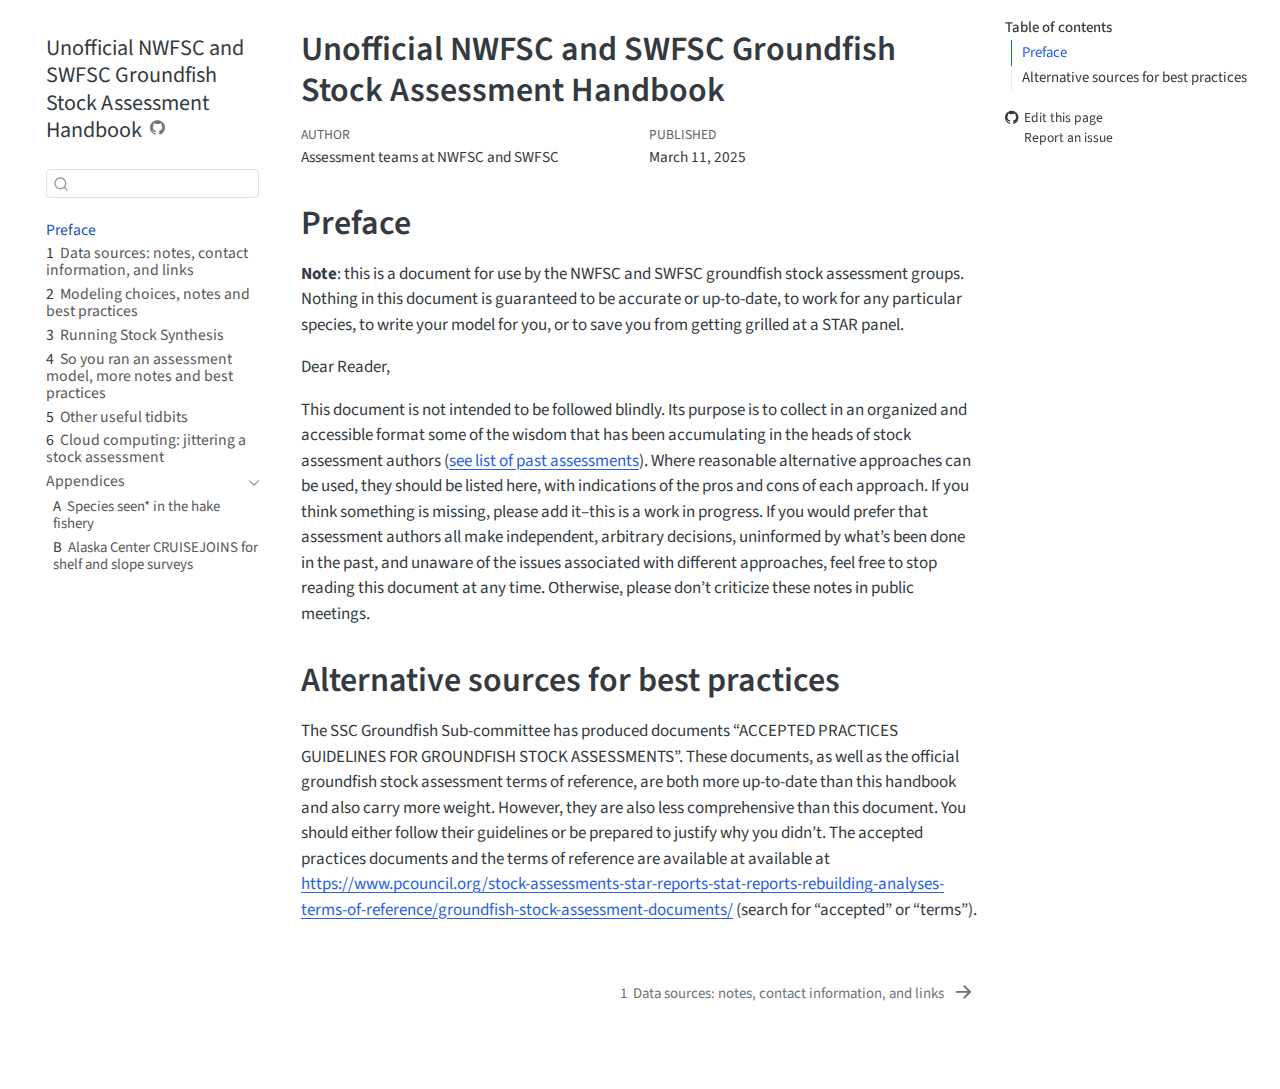
<file: index.html>
<!DOCTYPE html>
<html xmlns="http://www.w3.org/1999/xhtml" lang="en" xml:lang="en"><head>

<meta charset="utf-8">
<meta name="generator" content="quarto-1.6.42">

<meta name="viewport" content="width=device-width, initial-scale=1.0, user-scalable=yes">

<meta name="author" content="Assessment teams at NWFSC and SWFSC">
<meta name="dcterms.date" content="2025-03-11">

<title>Unofficial NWFSC and SWFSC Groundfish Stock Assessment Handbook</title>
<style>
code{white-space: pre-wrap;}
span.smallcaps{font-variant: small-caps;}
div.columns{display: flex; gap: min(4vw, 1.5em);}
div.column{flex: auto; overflow-x: auto;}
div.hanging-indent{margin-left: 1.5em; text-indent: -1.5em;}
ul.task-list{list-style: none;}
ul.task-list li input[type="checkbox"] {
  width: 0.8em;
  margin: 0 0.8em 0.2em -1em; /* quarto-specific, see https://github.com/quarto-dev/quarto-cli/issues/4556 */ 
  vertical-align: middle;
}
</style>


<script src="site_libs/quarto-nav/quarto-nav.js"></script>
<script src="site_libs/quarto-nav/headroom.min.js"></script>
<script src="site_libs/clipboard/clipboard.min.js"></script>
<script src="site_libs/quarto-search/autocomplete.umd.js"></script>
<script src="site_libs/quarto-search/fuse.min.js"></script>
<script src="site_libs/quarto-search/quarto-search.js"></script>
<meta name="quarto:offset" content="./">
<link href="./01-data-sources.html" rel="next">
<script src="site_libs/quarto-html/quarto.js"></script>
<script src="site_libs/quarto-html/popper.min.js"></script>
<script src="site_libs/quarto-html/tippy.umd.min.js"></script>
<script src="site_libs/quarto-html/anchor.min.js"></script>
<link href="site_libs/quarto-html/tippy.css" rel="stylesheet">
<link href="site_libs/quarto-html/quarto-syntax-highlighting-2f5df379a58b258e96c21c0638c20c03.css" rel="stylesheet" id="quarto-text-highlighting-styles">
<script src="site_libs/bootstrap/bootstrap.min.js"></script>
<link href="site_libs/bootstrap/bootstrap-icons.css" rel="stylesheet">
<link href="site_libs/bootstrap/bootstrap-a34d670291f06f286357e447776a572a.min.css" rel="stylesheet" append-hash="true" id="quarto-bootstrap" data-mode="light">
<script id="quarto-search-options" type="application/json">{
  "location": "sidebar",
  "copy-button": false,
  "collapse-after": 3,
  "panel-placement": "start",
  "type": "textbox",
  "limit": 50,
  "keyboard-shortcut": [
    "f",
    "/",
    "s"
  ],
  "show-item-context": false,
  "language": {
    "search-no-results-text": "No results",
    "search-matching-documents-text": "matching documents",
    "search-copy-link-title": "Copy link to search",
    "search-hide-matches-text": "Hide additional matches",
    "search-more-match-text": "more match in this document",
    "search-more-matches-text": "more matches in this document",
    "search-clear-button-title": "Clear",
    "search-text-placeholder": "",
    "search-detached-cancel-button-title": "Cancel",
    "search-submit-button-title": "Submit",
    "search-label": "Search"
  }
}</script>


</head>

<body class="nav-sidebar floating">

<div id="quarto-search-results"></div>
  <header id="quarto-header" class="headroom fixed-top">
  <nav class="quarto-secondary-nav">
    <div class="container-fluid d-flex">
      <button type="button" class="quarto-btn-toggle btn" data-bs-toggle="collapse" role="button" data-bs-target=".quarto-sidebar-collapse-item" aria-controls="quarto-sidebar" aria-expanded="false" aria-label="Toggle sidebar navigation" onclick="if (window.quartoToggleHeadroom) { window.quartoToggleHeadroom(); }">
        <i class="bi bi-layout-text-sidebar-reverse"></i>
      </button>
        <nav class="quarto-page-breadcrumbs" aria-label="breadcrumb"><ol class="breadcrumb"><li class="breadcrumb-item"><a href="./index.html">Preface</a></li></ol></nav>
        <a class="flex-grow-1" role="navigation" data-bs-toggle="collapse" data-bs-target=".quarto-sidebar-collapse-item" aria-controls="quarto-sidebar" aria-expanded="false" aria-label="Toggle sidebar navigation" onclick="if (window.quartoToggleHeadroom) { window.quartoToggleHeadroom(); }">      
        </a>
      <button type="button" class="btn quarto-search-button" aria-label="Search" onclick="window.quartoOpenSearch();">
        <i class="bi bi-search"></i>
      </button>
    </div>
  </nav>
</header>
<!-- content -->
<div id="quarto-content" class="quarto-container page-columns page-rows-contents page-layout-article">
<!-- sidebar -->
  <nav id="quarto-sidebar" class="sidebar collapse collapse-horizontal quarto-sidebar-collapse-item sidebar-navigation floating overflow-auto">
    <div class="pt-lg-2 mt-2 text-left sidebar-header">
    <div class="sidebar-title mb-0 py-0">
      <a href="./">Unofficial NWFSC and SWFSC Groundfish Stock Assessment Handbook</a> 
        <div class="sidebar-tools-main">
    <a href="https://github.com/pfmc-assessments/pfmc_assessment_handbook" title="Source Code" class="quarto-navigation-tool px-1" aria-label="Source Code"><i class="bi bi-github"></i></a>
</div>
    </div>
      </div>
        <div class="mt-2 flex-shrink-0 align-items-center">
        <div class="sidebar-search">
        <div id="quarto-search" class="" title="Search"></div>
        </div>
        </div>
    <div class="sidebar-menu-container"> 
    <ul class="list-unstyled mt-1">
        <li class="sidebar-item">
  <div class="sidebar-item-container"> 
  <a href="./index.html" class="sidebar-item-text sidebar-link active">
 <span class="menu-text">Preface</span></a>
  </div>
</li>
        <li class="sidebar-item">
  <div class="sidebar-item-container"> 
  <a href="./01-data-sources.html" class="sidebar-item-text sidebar-link">
 <span class="menu-text"><span class="chapter-number">1</span>&nbsp; <span class="chapter-title">Data sources: notes, contact information, and links</span></span></a>
  </div>
</li>
        <li class="sidebar-item">
  <div class="sidebar-item-container"> 
  <a href="./02-model-choices.html" class="sidebar-item-text sidebar-link">
 <span class="menu-text"><span class="chapter-number">2</span>&nbsp; <span class="chapter-title">Modeling choices, notes and best practices</span></span></a>
  </div>
</li>
        <li class="sidebar-item">
  <div class="sidebar-item-container"> 
  <a href="./03-stock-synthesis.html" class="sidebar-item-text sidebar-link">
 <span class="menu-text"><span class="chapter-number">3</span>&nbsp; <span class="chapter-title">Running Stock Synthesis</span></span></a>
  </div>
</li>
        <li class="sidebar-item">
  <div class="sidebar-item-container"> 
  <a href="./04-post-model.html" class="sidebar-item-text sidebar-link">
 <span class="menu-text"><span class="chapter-number">4</span>&nbsp; <span class="chapter-title">So you ran an assessment model, more notes and best practices</span></span></a>
  </div>
</li>
        <li class="sidebar-item">
  <div class="sidebar-item-container"> 
  <a href="./05-other.html" class="sidebar-item-text sidebar-link">
 <span class="menu-text"><span class="chapter-number">5</span>&nbsp; <span class="chapter-title">Other useful tidbits</span></span></a>
  </div>
</li>
        <li class="sidebar-item">
  <div class="sidebar-item-container"> 
  <a href="./cloud-computing.html" class="sidebar-item-text sidebar-link">
 <span class="menu-text"><span class="chapter-number">6</span>&nbsp; <span class="chapter-title">Cloud computing: jittering a stock assessment</span></span></a>
  </div>
</li>
        <li class="sidebar-item sidebar-item-section">
      <div class="sidebar-item-container"> 
            <a class="sidebar-item-text sidebar-link text-start" data-bs-toggle="collapse" data-bs-target="#quarto-sidebar-section-1" role="navigation" aria-expanded="true">
 <span class="menu-text">Appendices</span></a>
          <a class="sidebar-item-toggle text-start" data-bs-toggle="collapse" data-bs-target="#quarto-sidebar-section-1" role="navigation" aria-expanded="true" aria-label="Toggle section">
            <i class="bi bi-chevron-right ms-2"></i>
          </a> 
      </div>
      <ul id="quarto-sidebar-section-1" class="collapse list-unstyled sidebar-section depth1 show">  
          <li class="sidebar-item">
  <div class="sidebar-item-container"> 
  <a href="./appendix-a.html" class="sidebar-item-text sidebar-link">
 <span class="menu-text"><span class="chapter-number">A</span>&nbsp; <span class="chapter-title">Species seen* in the hake fishery</span></span></a>
  </div>
</li>
          <li class="sidebar-item">
  <div class="sidebar-item-container"> 
  <a href="./appendix-b.html" class="sidebar-item-text sidebar-link">
 <span class="menu-text"><span class="chapter-number">B</span>&nbsp; <span class="chapter-title">Alaska Center CRUISEJOINS for shelf and slope surveys</span></span></a>
  </div>
</li>
      </ul>
  </li>
    </ul>
    </div>
</nav>
<div id="quarto-sidebar-glass" class="quarto-sidebar-collapse-item" data-bs-toggle="collapse" data-bs-target=".quarto-sidebar-collapse-item"></div>
<!-- margin-sidebar -->
    <div id="quarto-margin-sidebar" class="sidebar margin-sidebar">
        <nav id="TOC" role="doc-toc" class="toc-active">
    <h2 id="toc-title">Table of contents</h2>
   
  <ul>
  <li><a href="#preface" id="toc-preface" class="nav-link active" data-scroll-target="#preface">Preface</a></li>
  <li><a href="#alternative-sources-for-best-practices" id="toc-alternative-sources-for-best-practices" class="nav-link" data-scroll-target="#alternative-sources-for-best-practices">Alternative sources for best practices</a></li>
  </ul>
<div class="toc-actions"><ul><li><a href="https://github.com/pfmc-assessments/pfmc_assessment_handbook/edit/main/index.qmd" class="toc-action"><i class="bi bi-github"></i>Edit this page</a></li><li><a href="https://github.com/pfmc-assessments/pfmc_assessment_handbook/issues/new" class="toc-action"><i class="bi empty"></i>Report an issue</a></li></ul></div></nav>
    </div>
<!-- main -->
<main class="content" id="quarto-document-content">

<header id="title-block-header" class="quarto-title-block default">
<div class="quarto-title">
<h1 class="title">Unofficial NWFSC and SWFSC Groundfish Stock Assessment Handbook</h1>
</div>



<div class="quarto-title-meta">

    <div>
    <div class="quarto-title-meta-heading">Author</div>
    <div class="quarto-title-meta-contents">
             <p>Assessment teams at NWFSC and SWFSC </p>
          </div>
  </div>
    
    <div>
    <div class="quarto-title-meta-heading">Published</div>
    <div class="quarto-title-meta-contents">
      <p class="date">March 11, 2025</p>
    </div>
  </div>
  
    
  </div>
  


</header>


<section id="preface" class="level1 unnumbered">
<h1 class="unnumbered">Preface</h1>
<p><strong>Note</strong>: this is a document for use by the NWFSC and SWFSC groundfish stock assessment groups. Nothing in this document is guaranteed to be accurate or up-to-date, to work for any particular species, to write your model for you, or to save you from getting grilled at a STAR panel.<br>
</p>
<p>Dear Reader,</p>
<p>This document is not intended to be followed blindly. Its purpose is to collect in an organized and accessible format some of the wisdom that has been accumulating in the heads of stock assessment authors (<a href="https://docs.google.com/spreadsheets/d/18VIsx7qAZ6p80KSrxd1B-68KdGgZBu8QJPAkXVYrClE/edit#gid=1445731925">see list of past assessments</a>). Where reasonable alternative approaches can be used, they should be listed here, with indications of the pros and cons of each approach. If you think something is missing, please add it–this is a work in progress. If you would prefer that assessment authors all make independent, arbitrary decisions, uninformed by what’s been done in the past, and unaware of the issues associated with different approaches, feel free to stop reading this document at any time. Otherwise, please don’t criticize these notes in public meetings.</p>
</section>
<section id="alternative-sources-for-best-practices" class="level1">
<h1>Alternative sources for best practices</h1>
<p>The SSC Groundfish Sub-committee has produced documents “ACCEPTED PRACTICES GUIDELINES FOR GROUNDFISH STOCK ASSESSMENTS”. These documents, as well as the official groundfish stock assessment terms of reference, are both more up-to-date than this handbook and also carry more weight. However, they are also less comprehensive than this document. You should either follow their guidelines or be prepared to justify why you didn’t. The accepted practices documents and the terms of reference are available at available at <a href="https://www.pcouncil.org/stock-assessments-star-reports-stat-reports-rebuilding-analyses-terms-of-reference/groundfish-stock-assessment-documents/">https://www.pcouncil.org/stock-assessments-star-reports-stat-reports-rebuilding-analyses-terms-of-reference/groundfish-stock-assessment-documents/</a> (search for “accepted” or “terms”).</p>


</section>

</main> <!-- /main -->
<script id="quarto-html-after-body" type="application/javascript">
window.document.addEventListener("DOMContentLoaded", function (event) {
  const toggleBodyColorMode = (bsSheetEl) => {
    const mode = bsSheetEl.getAttribute("data-mode");
    const bodyEl = window.document.querySelector("body");
    if (mode === "dark") {
      bodyEl.classList.add("quarto-dark");
      bodyEl.classList.remove("quarto-light");
    } else {
      bodyEl.classList.add("quarto-light");
      bodyEl.classList.remove("quarto-dark");
    }
  }
  const toggleBodyColorPrimary = () => {
    const bsSheetEl = window.document.querySelector("link#quarto-bootstrap");
    if (bsSheetEl) {
      toggleBodyColorMode(bsSheetEl);
    }
  }
  toggleBodyColorPrimary();  
  const icon = "";
  const anchorJS = new window.AnchorJS();
  anchorJS.options = {
    placement: 'right',
    icon: icon
  };
  anchorJS.add('.anchored');
  const isCodeAnnotation = (el) => {
    for (const clz of el.classList) {
      if (clz.startsWith('code-annotation-')) {                     
        return true;
      }
    }
    return false;
  }
  const onCopySuccess = function(e) {
    // button target
    const button = e.trigger;
    // don't keep focus
    button.blur();
    // flash "checked"
    button.classList.add('code-copy-button-checked');
    var currentTitle = button.getAttribute("title");
    button.setAttribute("title", "Copied!");
    let tooltip;
    if (window.bootstrap) {
      button.setAttribute("data-bs-toggle", "tooltip");
      button.setAttribute("data-bs-placement", "left");
      button.setAttribute("data-bs-title", "Copied!");
      tooltip = new bootstrap.Tooltip(button, 
        { trigger: "manual", 
          customClass: "code-copy-button-tooltip",
          offset: [0, -8]});
      tooltip.show();    
    }
    setTimeout(function() {
      if (tooltip) {
        tooltip.hide();
        button.removeAttribute("data-bs-title");
        button.removeAttribute("data-bs-toggle");
        button.removeAttribute("data-bs-placement");
      }
      button.setAttribute("title", currentTitle);
      button.classList.remove('code-copy-button-checked');
    }, 1000);
    // clear code selection
    e.clearSelection();
  }
  const getTextToCopy = function(trigger) {
      const codeEl = trigger.previousElementSibling.cloneNode(true);
      for (const childEl of codeEl.children) {
        if (isCodeAnnotation(childEl)) {
          childEl.remove();
        }
      }
      return codeEl.innerText;
  }
  const clipboard = new window.ClipboardJS('.code-copy-button:not([data-in-quarto-modal])', {
    text: getTextToCopy
  });
  clipboard.on('success', onCopySuccess);
  if (window.document.getElementById('quarto-embedded-source-code-modal')) {
    const clipboardModal = new window.ClipboardJS('.code-copy-button[data-in-quarto-modal]', {
      text: getTextToCopy,
      container: window.document.getElementById('quarto-embedded-source-code-modal')
    });
    clipboardModal.on('success', onCopySuccess);
  }
    var localhostRegex = new RegExp(/^(?:http|https):\/\/localhost\:?[0-9]*\//);
    var mailtoRegex = new RegExp(/^mailto:/);
      var filterRegex = new RegExp("https:\/\/pfmc-assessments\.github\.io\/pfmc_assessment_handbook\/");
    var isInternal = (href) => {
        return filterRegex.test(href) || localhostRegex.test(href) || mailtoRegex.test(href);
    }
    // Inspect non-navigation links and adorn them if external
 	var links = window.document.querySelectorAll('a[href]:not(.nav-link):not(.navbar-brand):not(.toc-action):not(.sidebar-link):not(.sidebar-item-toggle):not(.pagination-link):not(.no-external):not([aria-hidden]):not(.dropdown-item):not(.quarto-navigation-tool):not(.about-link)');
    for (var i=0; i<links.length; i++) {
      const link = links[i];
      if (!isInternal(link.href)) {
        // undo the damage that might have been done by quarto-nav.js in the case of
        // links that we want to consider external
        if (link.dataset.originalHref !== undefined) {
          link.href = link.dataset.originalHref;
        }
      }
    }
  function tippyHover(el, contentFn, onTriggerFn, onUntriggerFn) {
    const config = {
      allowHTML: true,
      maxWidth: 500,
      delay: 100,
      arrow: false,
      appendTo: function(el) {
          return el.parentElement;
      },
      interactive: true,
      interactiveBorder: 10,
      theme: 'quarto',
      placement: 'bottom-start',
    };
    if (contentFn) {
      config.content = contentFn;
    }
    if (onTriggerFn) {
      config.onTrigger = onTriggerFn;
    }
    if (onUntriggerFn) {
      config.onUntrigger = onUntriggerFn;
    }
    window.tippy(el, config); 
  }
  const noterefs = window.document.querySelectorAll('a[role="doc-noteref"]');
  for (var i=0; i<noterefs.length; i++) {
    const ref = noterefs[i];
    tippyHover(ref, function() {
      // use id or data attribute instead here
      let href = ref.getAttribute('data-footnote-href') || ref.getAttribute('href');
      try { href = new URL(href).hash; } catch {}
      const id = href.replace(/^#\/?/, "");
      const note = window.document.getElementById(id);
      if (note) {
        return note.innerHTML;
      } else {
        return "";
      }
    });
  }
  const xrefs = window.document.querySelectorAll('a.quarto-xref');
  const processXRef = (id, note) => {
    // Strip column container classes
    const stripColumnClz = (el) => {
      el.classList.remove("page-full", "page-columns");
      if (el.children) {
        for (const child of el.children) {
          stripColumnClz(child);
        }
      }
    }
    stripColumnClz(note)
    if (id === null || id.startsWith('sec-')) {
      // Special case sections, only their first couple elements
      const container = document.createElement("div");
      if (note.children && note.children.length > 2) {
        container.appendChild(note.children[0].cloneNode(true));
        for (let i = 1; i < note.children.length; i++) {
          const child = note.children[i];
          if (child.tagName === "P" && child.innerText === "") {
            continue;
          } else {
            container.appendChild(child.cloneNode(true));
            break;
          }
        }
        if (window.Quarto?.typesetMath) {
          window.Quarto.typesetMath(container);
        }
        return container.innerHTML
      } else {
        if (window.Quarto?.typesetMath) {
          window.Quarto.typesetMath(note);
        }
        return note.innerHTML;
      }
    } else {
      // Remove any anchor links if they are present
      const anchorLink = note.querySelector('a.anchorjs-link');
      if (anchorLink) {
        anchorLink.remove();
      }
      if (window.Quarto?.typesetMath) {
        window.Quarto.typesetMath(note);
      }
      if (note.classList.contains("callout")) {
        return note.outerHTML;
      } else {
        return note.innerHTML;
      }
    }
  }
  for (var i=0; i<xrefs.length; i++) {
    const xref = xrefs[i];
    tippyHover(xref, undefined, function(instance) {
      instance.disable();
      let url = xref.getAttribute('href');
      let hash = undefined; 
      if (url.startsWith('#')) {
        hash = url;
      } else {
        try { hash = new URL(url).hash; } catch {}
      }
      if (hash) {
        const id = hash.replace(/^#\/?/, "");
        const note = window.document.getElementById(id);
        if (note !== null) {
          try {
            const html = processXRef(id, note.cloneNode(true));
            instance.setContent(html);
          } finally {
            instance.enable();
            instance.show();
          }
        } else {
          // See if we can fetch this
          fetch(url.split('#')[0])
          .then(res => res.text())
          .then(html => {
            const parser = new DOMParser();
            const htmlDoc = parser.parseFromString(html, "text/html");
            const note = htmlDoc.getElementById(id);
            if (note !== null) {
              const html = processXRef(id, note);
              instance.setContent(html);
            } 
          }).finally(() => {
            instance.enable();
            instance.show();
          });
        }
      } else {
        // See if we can fetch a full url (with no hash to target)
        // This is a special case and we should probably do some content thinning / targeting
        fetch(url)
        .then(res => res.text())
        .then(html => {
          const parser = new DOMParser();
          const htmlDoc = parser.parseFromString(html, "text/html");
          const note = htmlDoc.querySelector('main.content');
          if (note !== null) {
            // This should only happen for chapter cross references
            // (since there is no id in the URL)
            // remove the first header
            if (note.children.length > 0 && note.children[0].tagName === "HEADER") {
              note.children[0].remove();
            }
            const html = processXRef(null, note);
            instance.setContent(html);
          } 
        }).finally(() => {
          instance.enable();
          instance.show();
        });
      }
    }, function(instance) {
    });
  }
      let selectedAnnoteEl;
      const selectorForAnnotation = ( cell, annotation) => {
        let cellAttr = 'data-code-cell="' + cell + '"';
        let lineAttr = 'data-code-annotation="' +  annotation + '"';
        const selector = 'span[' + cellAttr + '][' + lineAttr + ']';
        return selector;
      }
      const selectCodeLines = (annoteEl) => {
        const doc = window.document;
        const targetCell = annoteEl.getAttribute("data-target-cell");
        const targetAnnotation = annoteEl.getAttribute("data-target-annotation");
        const annoteSpan = window.document.querySelector(selectorForAnnotation(targetCell, targetAnnotation));
        const lines = annoteSpan.getAttribute("data-code-lines").split(",");
        const lineIds = lines.map((line) => {
          return targetCell + "-" + line;
        })
        let top = null;
        let height = null;
        let parent = null;
        if (lineIds.length > 0) {
            //compute the position of the single el (top and bottom and make a div)
            const el = window.document.getElementById(lineIds[0]);
            top = el.offsetTop;
            height = el.offsetHeight;
            parent = el.parentElement.parentElement;
          if (lineIds.length > 1) {
            const lastEl = window.document.getElementById(lineIds[lineIds.length - 1]);
            const bottom = lastEl.offsetTop + lastEl.offsetHeight;
            height = bottom - top;
          }
          if (top !== null && height !== null && parent !== null) {
            // cook up a div (if necessary) and position it 
            let div = window.document.getElementById("code-annotation-line-highlight");
            if (div === null) {
              div = window.document.createElement("div");
              div.setAttribute("id", "code-annotation-line-highlight");
              div.style.position = 'absolute';
              parent.appendChild(div);
            }
            div.style.top = top - 2 + "px";
            div.style.height = height + 4 + "px";
            div.style.left = 0;
            let gutterDiv = window.document.getElementById("code-annotation-line-highlight-gutter");
            if (gutterDiv === null) {
              gutterDiv = window.document.createElement("div");
              gutterDiv.setAttribute("id", "code-annotation-line-highlight-gutter");
              gutterDiv.style.position = 'absolute';
              const codeCell = window.document.getElementById(targetCell);
              const gutter = codeCell.querySelector('.code-annotation-gutter');
              gutter.appendChild(gutterDiv);
            }
            gutterDiv.style.top = top - 2 + "px";
            gutterDiv.style.height = height + 4 + "px";
          }
          selectedAnnoteEl = annoteEl;
        }
      };
      const unselectCodeLines = () => {
        const elementsIds = ["code-annotation-line-highlight", "code-annotation-line-highlight-gutter"];
        elementsIds.forEach((elId) => {
          const div = window.document.getElementById(elId);
          if (div) {
            div.remove();
          }
        });
        selectedAnnoteEl = undefined;
      };
        // Handle positioning of the toggle
    window.addEventListener(
      "resize",
      throttle(() => {
        elRect = undefined;
        if (selectedAnnoteEl) {
          selectCodeLines(selectedAnnoteEl);
        }
      }, 10)
    );
    function throttle(fn, ms) {
    let throttle = false;
    let timer;
      return (...args) => {
        if(!throttle) { // first call gets through
            fn.apply(this, args);
            throttle = true;
        } else { // all the others get throttled
            if(timer) clearTimeout(timer); // cancel #2
            timer = setTimeout(() => {
              fn.apply(this, args);
              timer = throttle = false;
            }, ms);
        }
      };
    }
      // Attach click handler to the DT
      const annoteDls = window.document.querySelectorAll('dt[data-target-cell]');
      for (const annoteDlNode of annoteDls) {
        annoteDlNode.addEventListener('click', (event) => {
          const clickedEl = event.target;
          if (clickedEl !== selectedAnnoteEl) {
            unselectCodeLines();
            const activeEl = window.document.querySelector('dt[data-target-cell].code-annotation-active');
            if (activeEl) {
              activeEl.classList.remove('code-annotation-active');
            }
            selectCodeLines(clickedEl);
            clickedEl.classList.add('code-annotation-active');
          } else {
            // Unselect the line
            unselectCodeLines();
            clickedEl.classList.remove('code-annotation-active');
          }
        });
      }
  const findCites = (el) => {
    const parentEl = el.parentElement;
    if (parentEl) {
      const cites = parentEl.dataset.cites;
      if (cites) {
        return {
          el,
          cites: cites.split(' ')
        };
      } else {
        return findCites(el.parentElement)
      }
    } else {
      return undefined;
    }
  };
  var bibliorefs = window.document.querySelectorAll('a[role="doc-biblioref"]');
  for (var i=0; i<bibliorefs.length; i++) {
    const ref = bibliorefs[i];
    const citeInfo = findCites(ref);
    if (citeInfo) {
      tippyHover(citeInfo.el, function() {
        var popup = window.document.createElement('div');
        citeInfo.cites.forEach(function(cite) {
          var citeDiv = window.document.createElement('div');
          citeDiv.classList.add('hanging-indent');
          citeDiv.classList.add('csl-entry');
          var biblioDiv = window.document.getElementById('ref-' + cite);
          if (biblioDiv) {
            citeDiv.innerHTML = biblioDiv.innerHTML;
          }
          popup.appendChild(citeDiv);
        });
        return popup.innerHTML;
      });
    }
  }
});
</script>
<nav class="page-navigation">
  <div class="nav-page nav-page-previous">
  </div>
  <div class="nav-page nav-page-next">
      <a href="./01-data-sources.html" class="pagination-link" aria-label="Data sources: notes, contact information, and links">
        <span class="nav-page-text"><span class="chapter-number">1</span>&nbsp; <span class="chapter-title">Data sources: notes, contact information, and links</span></span> <i class="bi bi-arrow-right-short"></i>
      </a>
  </div>
</nav>
</div> <!-- /content -->




<footer class="footer"><div class="nav-footer"><div class="nav-footer-center"><div class="toc-actions d-sm-block d-md-none"><ul><li><a href="https://github.com/pfmc-assessments/pfmc_assessment_handbook/edit/main/index.qmd" class="toc-action"><i class="bi bi-github"></i>Edit this page</a></li><li><a href="https://github.com/pfmc-assessments/pfmc_assessment_handbook/issues/new" class="toc-action"><i class="bi empty"></i>Report an issue</a></li></ul></div></div></div></footer></body></html>
</file>
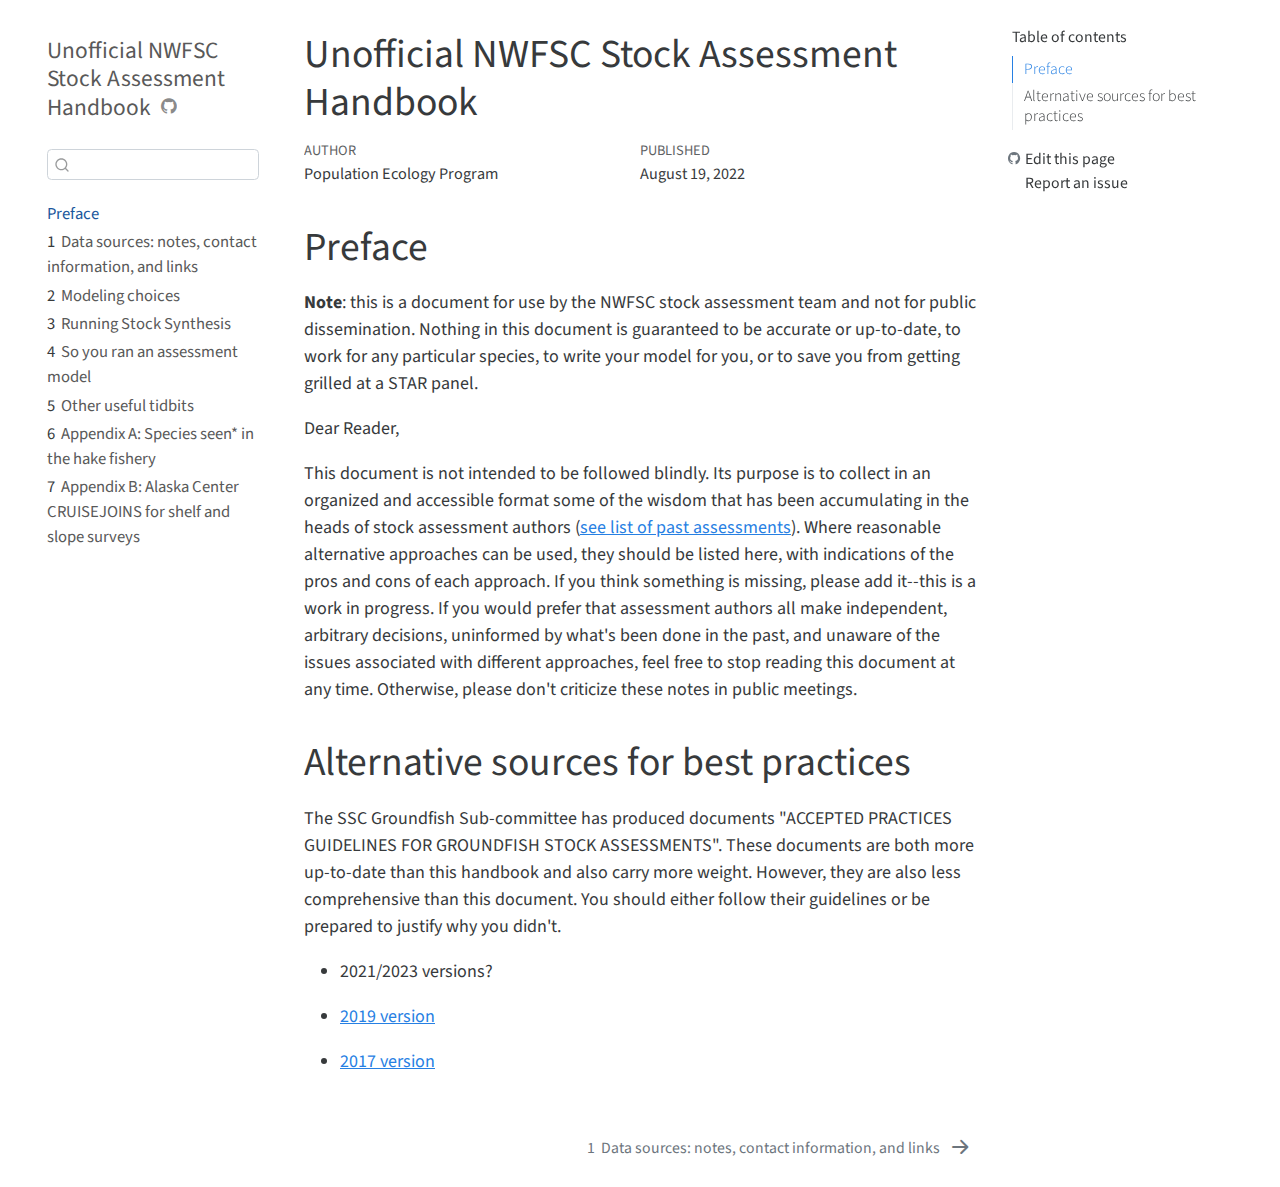
<file: _book/index.html>
<!DOCTYPE html>
<html xmlns="http://www.w3.org/1999/xhtml" lang="en" xml:lang="en"><head>

<meta charset="utf-8">
<meta name="generator" content="quarto-1.0.38">

<meta name="viewport" content="width=device-width, initial-scale=1.0, user-scalable=yes">

<meta name="author" content="Population Ecology Program">
<meta name="dcterms.date" content="2022-08-19">

<title>Unofficial NWFSC Stock Assessment Handbook</title>
<style>
code{white-space: pre-wrap;}
span.smallcaps{font-variant: small-caps;}
span.underline{text-decoration: underline;}
div.column{display: inline-block; vertical-align: top; width: 50%;}
div.hanging-indent{margin-left: 1.5em; text-indent: -1.5em;}
ul.task-list{list-style: none;}
</style>


<script src="site_libs/quarto-nav/quarto-nav.js"></script>
<script src="site_libs/quarto-nav/headroom.min.js"></script>
<script src="site_libs/clipboard/clipboard.min.js"></script>
<script src="site_libs/quarto-search/autocomplete.umd.js"></script>
<script src="site_libs/quarto-search/fuse.min.js"></script>
<script src="site_libs/quarto-search/quarto-search.js"></script>
<meta name="quarto:offset" content="./">
<link href="./01-data-sources.html" rel="next">
<script src="site_libs/quarto-html/quarto.js"></script>
<script src="site_libs/quarto-html/popper.min.js"></script>
<script src="site_libs/quarto-html/tippy.umd.min.js"></script>
<script src="site_libs/quarto-html/anchor.min.js"></script>
<link href="site_libs/quarto-html/tippy.css" rel="stylesheet">
<link href="site_libs/quarto-html/quarto-syntax-highlighting.css" rel="stylesheet" id="quarto-text-highlighting-styles">
<script src="site_libs/bootstrap/bootstrap.min.js"></script>
<link href="site_libs/bootstrap/bootstrap-icons.css" rel="stylesheet">
<link href="site_libs/bootstrap/bootstrap.min.css" rel="stylesheet" id="quarto-bootstrap" data-mode="light">
<script id="quarto-search-options" type="application/json">{
  "location": "sidebar",
  "copy-button": false,
  "collapse-after": 3,
  "panel-placement": "start",
  "type": "textbox",
  "limit": 20,
  "language": {
    "search-no-results-text": "No results",
    "search-matching-documents-text": "matching documents",
    "search-copy-link-title": "Copy link to search",
    "search-hide-matches-text": "Hide additional matches",
    "search-more-match-text": "more match in this document",
    "search-more-matches-text": "more matches in this document",
    "search-clear-button-title": "Clear",
    "search-detached-cancel-button-title": "Cancel",
    "search-submit-button-title": "Submit"
  }
}</script>


</head>

<body class="nav-sidebar floating">

<div id="quarto-search-results"></div>
  <header id="quarto-header" class="headroom fixed-top">
  <nav class="quarto-secondary-nav" data-bs-toggle="collapse" data-bs-target="#quarto-sidebar" aria-controls="quarto-sidebar" aria-expanded="false" aria-label="Toggle sidebar navigation" onclick="if (window.quartoToggleHeadroom) { window.quartoToggleHeadroom(); }">
    <div class="container-fluid d-flex justify-content-between">
      <h1 class="quarto-secondary-nav-title">Unofficial NWFSC Stock Assessment Handbook</h1>
      <button type="button" class="quarto-btn-toggle btn" aria-label="Show secondary navigation">
        <i class="bi bi-chevron-right"></i>
      </button>
    </div>
  </nav>
</header>
<!-- content -->
<div id="quarto-content" class="quarto-container page-columns page-rows-contents page-layout-article">
<!-- sidebar -->
  <nav id="quarto-sidebar" class="sidebar collapse sidebar-navigation floating overflow-auto">
    <div class="pt-lg-2 mt-2 text-left sidebar-header">
    <div class="sidebar-title mb-0 py-0">
      <a href="./">Unofficial NWFSC Stock Assessment Handbook</a> 
        <div class="sidebar-tools-main">
    <a href="https://github.com/thefaylab/lab-manual" title="Source Code" class="sidebar-tool px-1"><i class="bi bi-github"></i></a>
</div>
    </div>
      </div>
      <div class="mt-2 flex-shrink-0 align-items-center">
        <div class="sidebar-search">
        <div id="quarto-search" class="" title="Search"></div>
        </div>
      </div>
    <div class="sidebar-menu-container"> 
    <ul class="list-unstyled mt-1">
        <li class="sidebar-item">
  <div class="sidebar-item-container"> 
  <a href="./index.html" class="sidebar-item-text sidebar-link active">Preface</a>
  </div>
</li>
        <li class="sidebar-item">
  <div class="sidebar-item-container"> 
  <a href="./01-data-sources.html" class="sidebar-item-text sidebar-link"><span class="chapter-number">1</span>&nbsp; <span class="chapter-title">Data sources: notes, contact information, and links</span></a>
  </div>
</li>
        <li class="sidebar-item">
  <div class="sidebar-item-container"> 
  <a href="./02-model-choices.html" class="sidebar-item-text sidebar-link"><span class="chapter-number">2</span>&nbsp; <span class="chapter-title">Modeling choices</span></a>
  </div>
</li>
        <li class="sidebar-item">
  <div class="sidebar-item-container"> 
  <a href="./03-stock-synthesis.html" class="sidebar-item-text sidebar-link"><span class="chapter-number">3</span>&nbsp; <span class="chapter-title">Running Stock Synthesis</span></a>
  </div>
</li>
        <li class="sidebar-item">
  <div class="sidebar-item-container"> 
  <a href="./04-post-model.html" class="sidebar-item-text sidebar-link"><span class="chapter-number">4</span>&nbsp; <span class="chapter-title">So you ran an assessment model</span></a>
  </div>
</li>
        <li class="sidebar-item">
  <div class="sidebar-item-container"> 
  <a href="./05-other.html" class="sidebar-item-text sidebar-link"><span class="chapter-number">5</span>&nbsp; <span class="chapter-title">Other useful tidbits</span></a>
  </div>
</li>
        <li class="sidebar-item">
  <div class="sidebar-item-container"> 
  <a href="./appendix-a.html" class="sidebar-item-text sidebar-link"><span class="chapter-number">6</span>&nbsp; <span class="chapter-title">Appendix A: Species seen* in the hake fishery</span></a>
  </div>
</li>
        <li class="sidebar-item">
  <div class="sidebar-item-container"> 
  <a href="./appendix-b.html" class="sidebar-item-text sidebar-link"><span class="chapter-number">7</span>&nbsp; <span class="chapter-title">Appendix B: Alaska Center CRUISEJOINS for shelf and slope surveys</span></a>
  </div>
</li>
    </ul>
    </div>
</nav>
<!-- margin-sidebar -->
    <div id="quarto-margin-sidebar" class="sidebar margin-sidebar">
        <nav id="TOC" role="doc-toc">
    <h2 id="toc-title">Table of contents</h2>
   
  <ul>
  <li><a href="#preface" id="toc-preface" class="nav-link active" data-scroll-target="#preface">Preface</a></li>
  <li><a href="#alternative-sources-for-best-practices" id="toc-alternative-sources-for-best-practices" class="nav-link" data-scroll-target="#alternative-sources-for-best-practices">Alternative sources for best practices</a></li>
  </ul>
<div class="toc-actions"><div><i class="bi bi-github"></i></div><div class="action-links"><p><a href="https://github.com/thefaylab/lab-manual/edit/main/index.qmd" class="toc-action">Edit this page</a></p><p><a href="https://github.com/thefaylab/lab-manual/issues/new" class="toc-action">Report an issue</a></p></div></div></nav>
    </div>
<!-- main -->
<main class="content" id="quarto-document-content">

<header id="title-block-header" class="quarto-title-block default">
<div class="quarto-title">
<h1 class="title d-none d-lg-block">Unofficial NWFSC Stock Assessment Handbook</h1>
</div>



<div class="quarto-title-meta">

    <div>
    <div class="quarto-title-meta-heading">Author</div>
    <div class="quarto-title-meta-contents">
             <p>Population Ecology Program </p>
          </div>
  </div>
    
    <div>
    <div class="quarto-title-meta-heading">Published</div>
    <div class="quarto-title-meta-contents">
      <p class="date">August 19, 2022</p>
    </div>
  </div>
    
  </div>
  

</header>

<section id="preface" class="level1 unnumbered">
<h1 class="unnumbered">Preface</h1>
<p><strong>Note</strong>: this is a document for use by the NWFSC stock assessment team and not for public dissemination. Nothing in this document is guaranteed to be accurate or up-to-date, to work for any particular species, to write your model for you, or to save you from getting grilled at a STAR panel.<br>
</p>
<p>Dear Reader,</p>
<p>This document is not intended to be followed blindly. Its purpose is to collect in an organized and accessible format some of the wisdom that has been accumulating in the heads of stock assessment authors (<a href="https://docs.google.com/spreadsheets/d/18VIsx7qAZ6p80KSrxd1B-68KdGgZBu8QJPAkXVYrClE/edit#gid=1445731925">see list of past assessments</a>). Where reasonable alternative approaches can be used, they should be listed here, with indications of the pros and cons of each approach. If you think something is missing, please add it--this is a work in progress. If you would prefer that assessment authors all make independent, arbitrary decisions, uninformed by what's been done in the past, and unaware of the issues associated with different approaches, feel free to stop reading this document at any time. Otherwise, please don't criticize these notes in public meetings.</p>
</section>
<section id="alternative-sources-for-best-practices" class="level1">
<h1>Alternative sources for best practices</h1>
<p>The SSC Groundfish Sub-committee has produced documents "ACCEPTED PRACTICES GUIDELINES FOR GROUNDFISH STOCK ASSESSMENTS". These documents are both more up-to-date than this handbook and also carry more weight. However, they are also less comprehensive than this document. You should either follow their guidelines or be prepared to justify why you didn't.</p>
<ul>
<li><p>2021/2023 versions?</p></li>
<li><p><a href="https://www.pcouncil.org/documents/2019/04/accepted-practices-and-guidelines-for-groundfish-stock-assessments-april-2019.pdf/">2019 version</a></p></li>
<li><p><a href="https://www.pcouncil.org/documents/2017/04/accepted-practices-and-guidelines-for-groundfish-stock-assessments-revised-20-april-2017.pdf/">2017 version</a></p></li>
</ul>


</section>

</main> <!-- /main -->
<script id="quarto-html-after-body" type="application/javascript">
window.document.addEventListener("DOMContentLoaded", function (event) {
  const toggleBodyColorMode = (bsSheetEl) => {
    const mode = bsSheetEl.getAttribute("data-mode");
    const bodyEl = window.document.querySelector("body");
    if (mode === "dark") {
      bodyEl.classList.add("quarto-dark");
      bodyEl.classList.remove("quarto-light");
    } else {
      bodyEl.classList.add("quarto-light");
      bodyEl.classList.remove("quarto-dark");
    }
  }
  const toggleBodyColorPrimary = () => {
    const bsSheetEl = window.document.querySelector("link#quarto-bootstrap");
    if (bsSheetEl) {
      toggleBodyColorMode(bsSheetEl);
    }
  }
  toggleBodyColorPrimary();  
  const icon = "";
  const anchorJS = new window.AnchorJS();
  anchorJS.options = {
    placement: 'right',
    icon: icon
  };
  anchorJS.add('.anchored');
  const clipboard = new window.ClipboardJS('.code-copy-button', {
    target: function(trigger) {
      return trigger.previousElementSibling;
    }
  });
  clipboard.on('success', function(e) {
    // button target
    const button = e.trigger;
    // don't keep focus
    button.blur();
    // flash "checked"
    button.classList.add('code-copy-button-checked');
    var currentTitle = button.getAttribute("title");
    button.setAttribute("title", "Copied!");
    setTimeout(function() {
      button.setAttribute("title", currentTitle);
      button.classList.remove('code-copy-button-checked');
    }, 1000);
    // clear code selection
    e.clearSelection();
  });
  function tippyHover(el, contentFn) {
    const config = {
      allowHTML: true,
      content: contentFn,
      maxWidth: 500,
      delay: 100,
      arrow: false,
      appendTo: function(el) {
          return el.parentElement;
      },
      interactive: true,
      interactiveBorder: 10,
      theme: 'quarto',
      placement: 'bottom-start'
    };
    window.tippy(el, config); 
  }
  const noterefs = window.document.querySelectorAll('a[role="doc-noteref"]');
  for (var i=0; i<noterefs.length; i++) {
    const ref = noterefs[i];
    tippyHover(ref, function() {
      let href = ref.getAttribute('href');
      try { href = new URL(href).hash; } catch {}
      const id = href.replace(/^#\/?/, "");
      const note = window.document.getElementById(id);
      return note.innerHTML;
    });
  }
  var bibliorefs = window.document.querySelectorAll('a[role="doc-biblioref"]');
  for (var i=0; i<bibliorefs.length; i++) {
    const ref = bibliorefs[i];
    const cites = ref.parentNode.getAttribute('data-cites').split(' ');
    tippyHover(ref, function() {
      var popup = window.document.createElement('div');
      cites.forEach(function(cite) {
        var citeDiv = window.document.createElement('div');
        citeDiv.classList.add('hanging-indent');
        citeDiv.classList.add('csl-entry');
        var biblioDiv = window.document.getElementById('ref-' + cite);
        if (biblioDiv) {
          citeDiv.innerHTML = biblioDiv.innerHTML;
        }
        popup.appendChild(citeDiv);
      });
      return popup.innerHTML;
    });
  }
});
</script>
<nav class="page-navigation">
  <div class="nav-page nav-page-previous">
  </div>
  <div class="nav-page nav-page-next">
      <a href="./01-data-sources.html" class="pagination-link">
        <span class="nav-page-text"><span class="chapter-number">1</span>&nbsp; <span class="chapter-title">Data sources: notes, contact information, and links</span></span> <i class="bi bi-arrow-right-short"></i>
      </a>
  </div>
</nav>
</div> <!-- /content -->



</body></html>
</file>
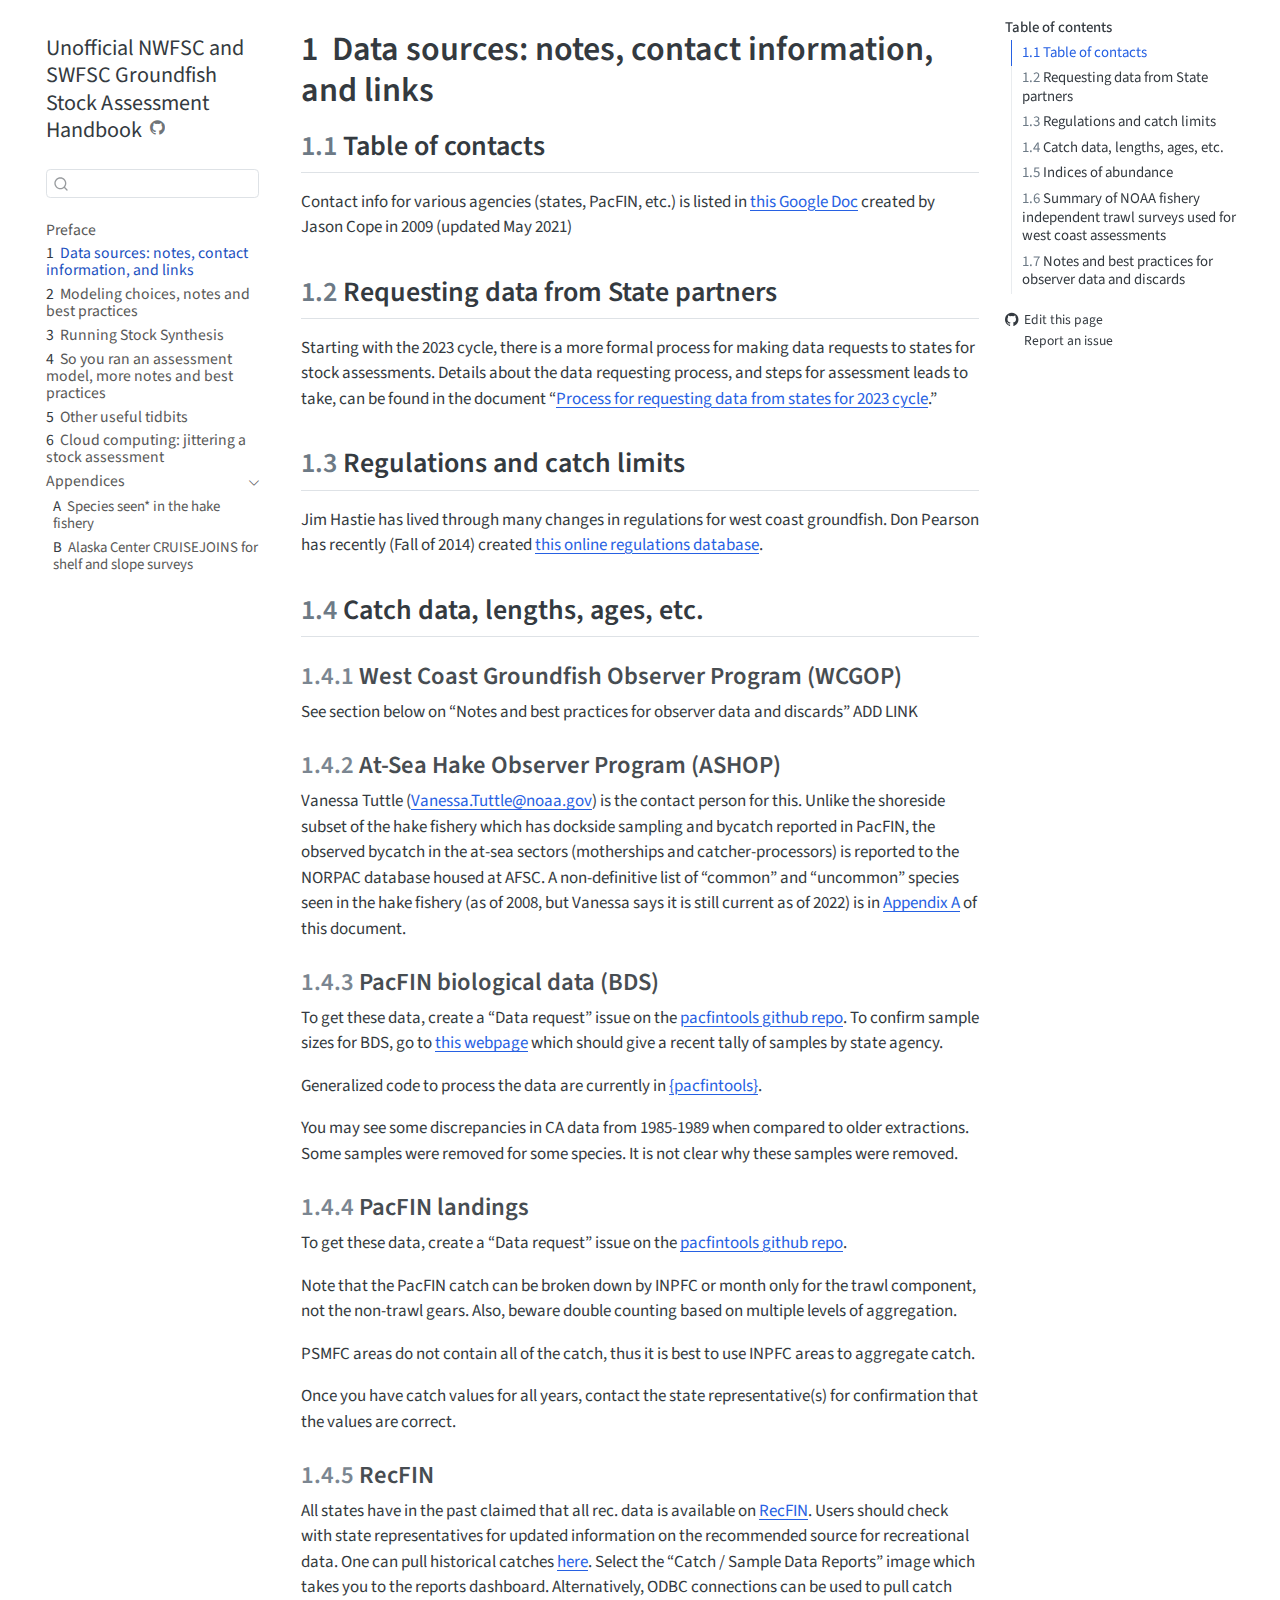
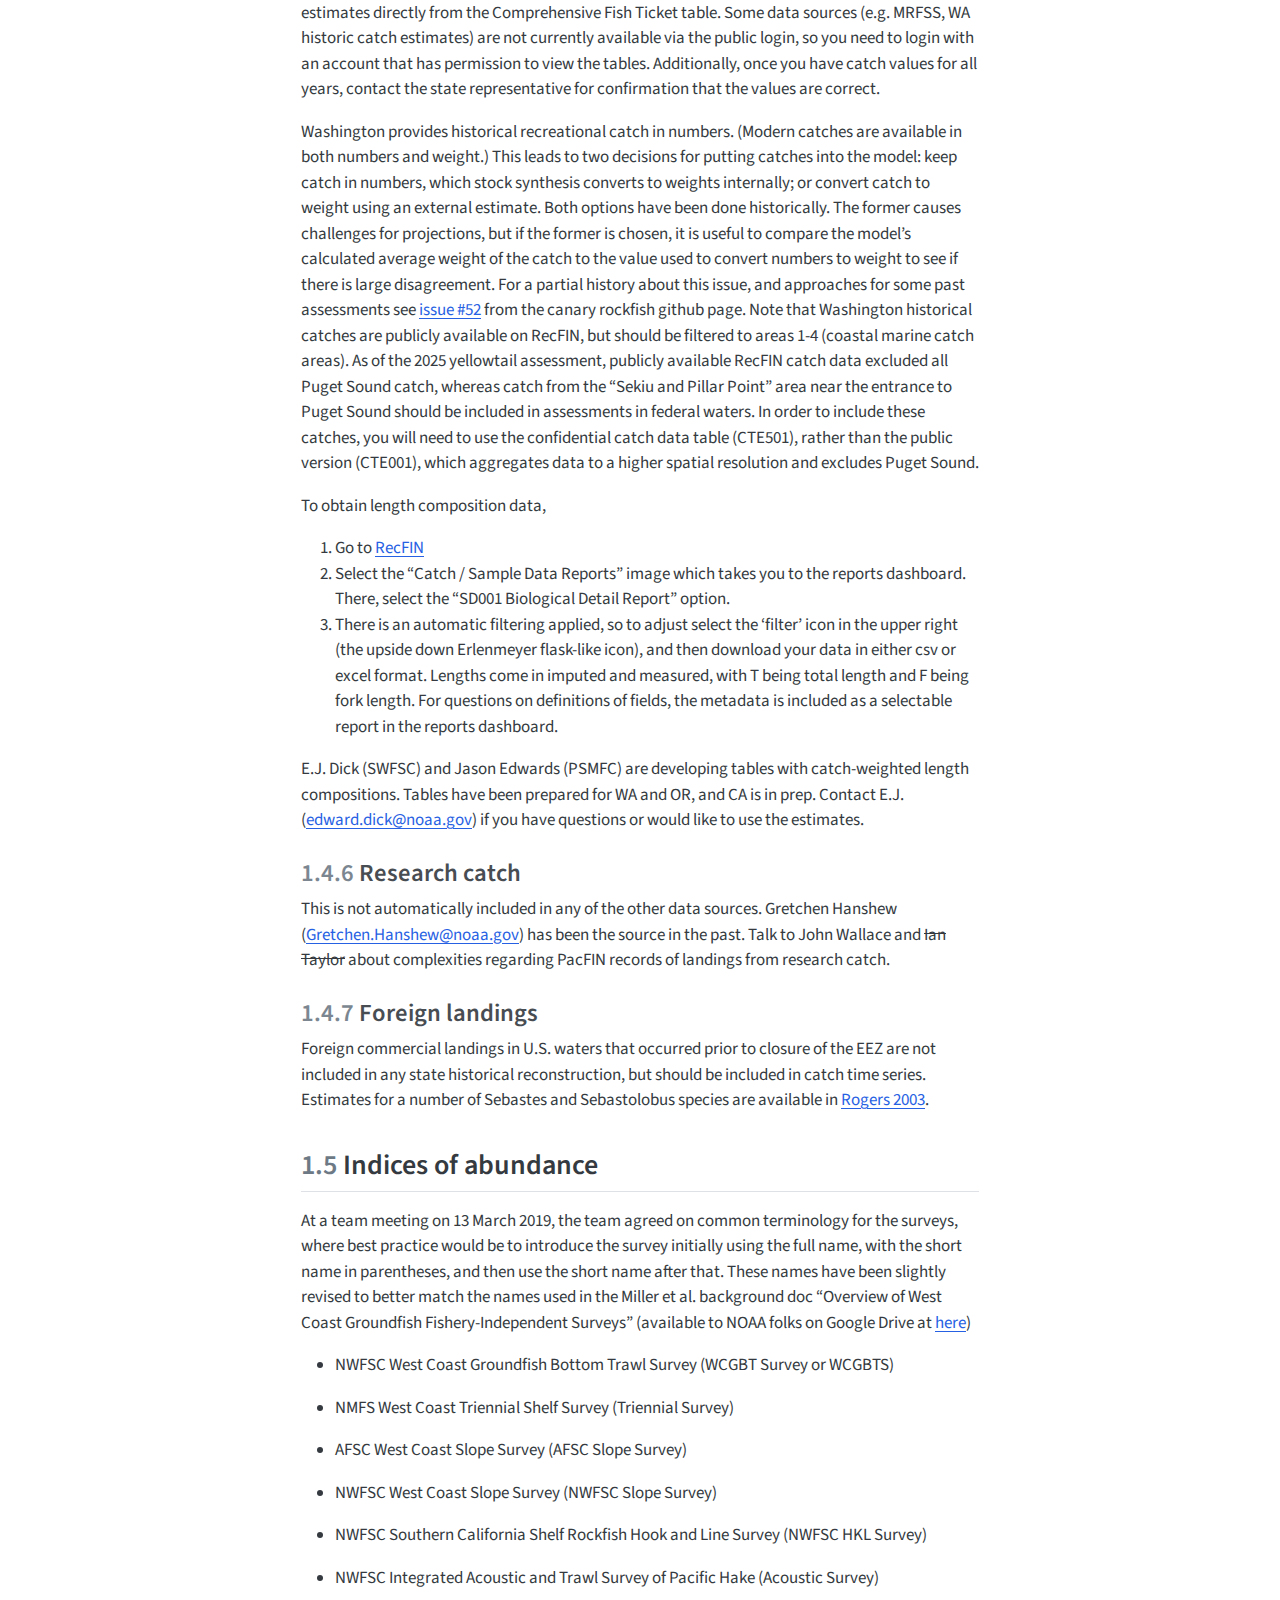
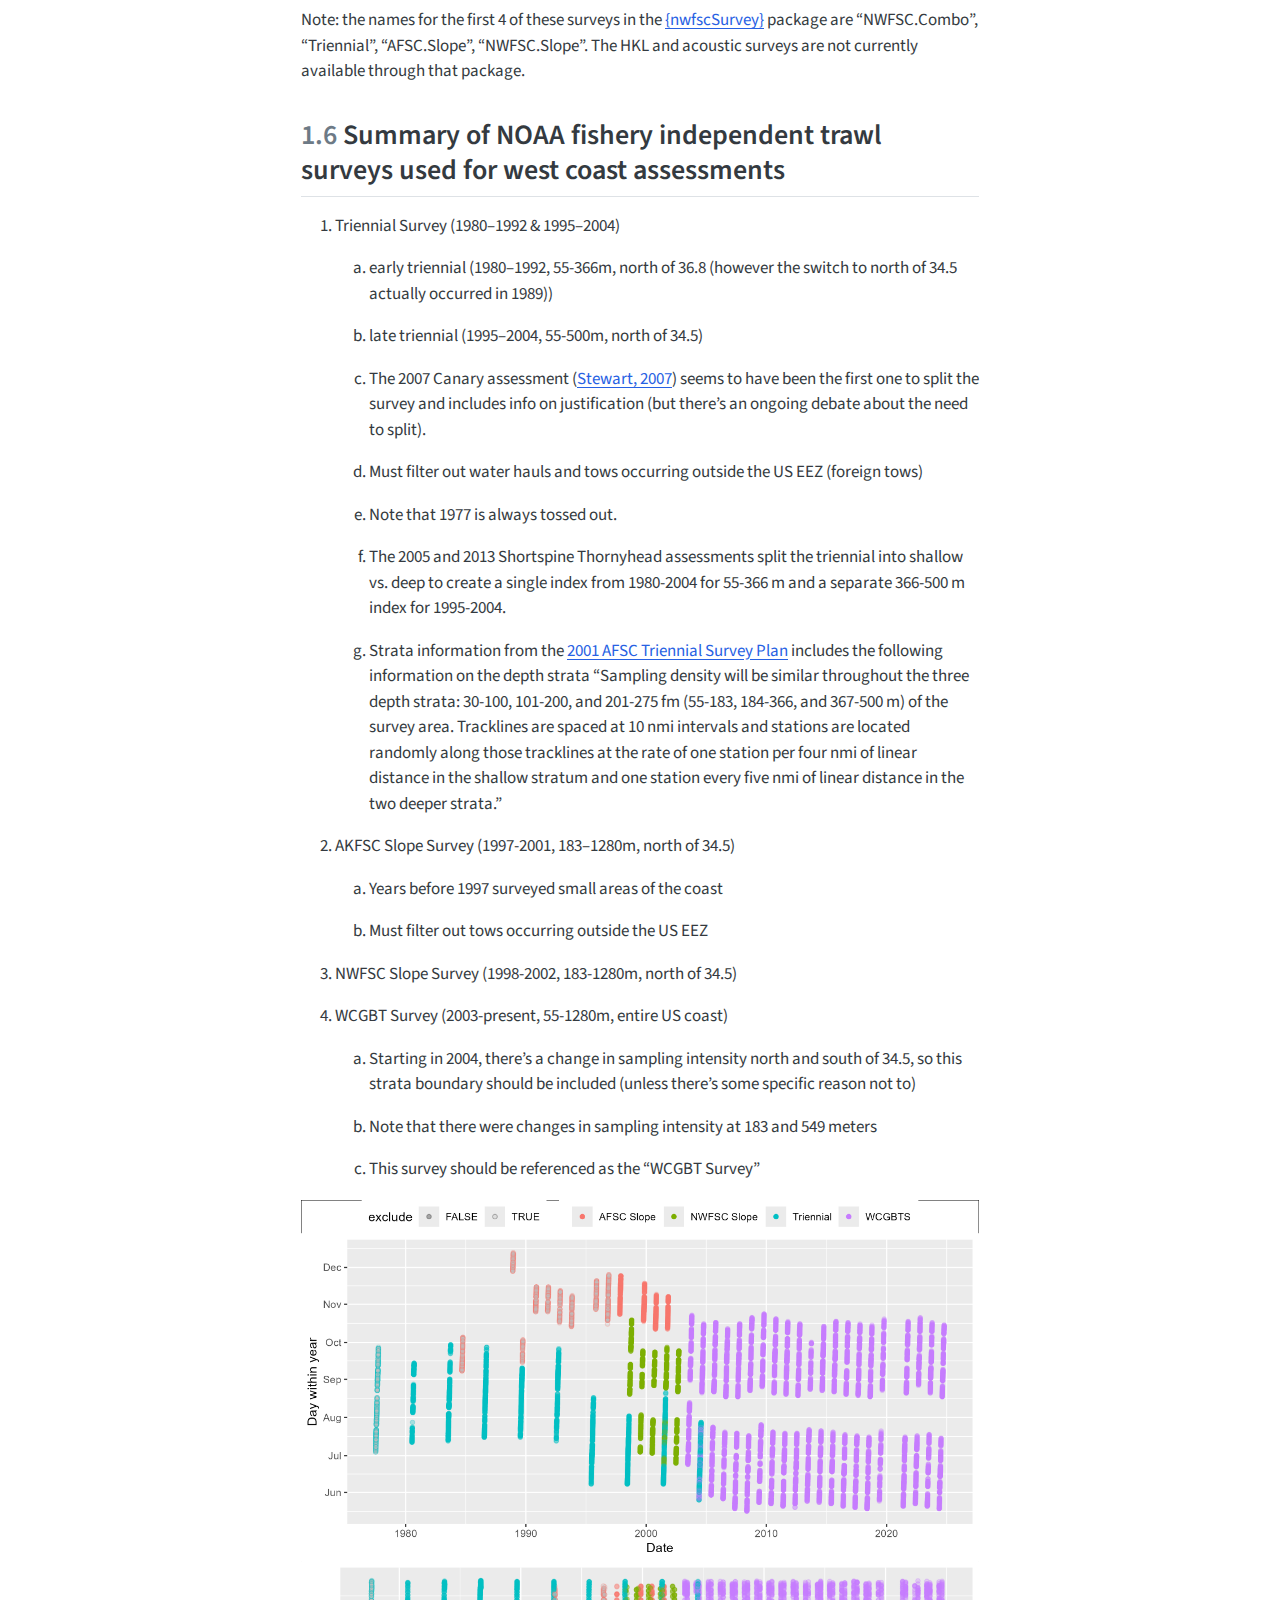
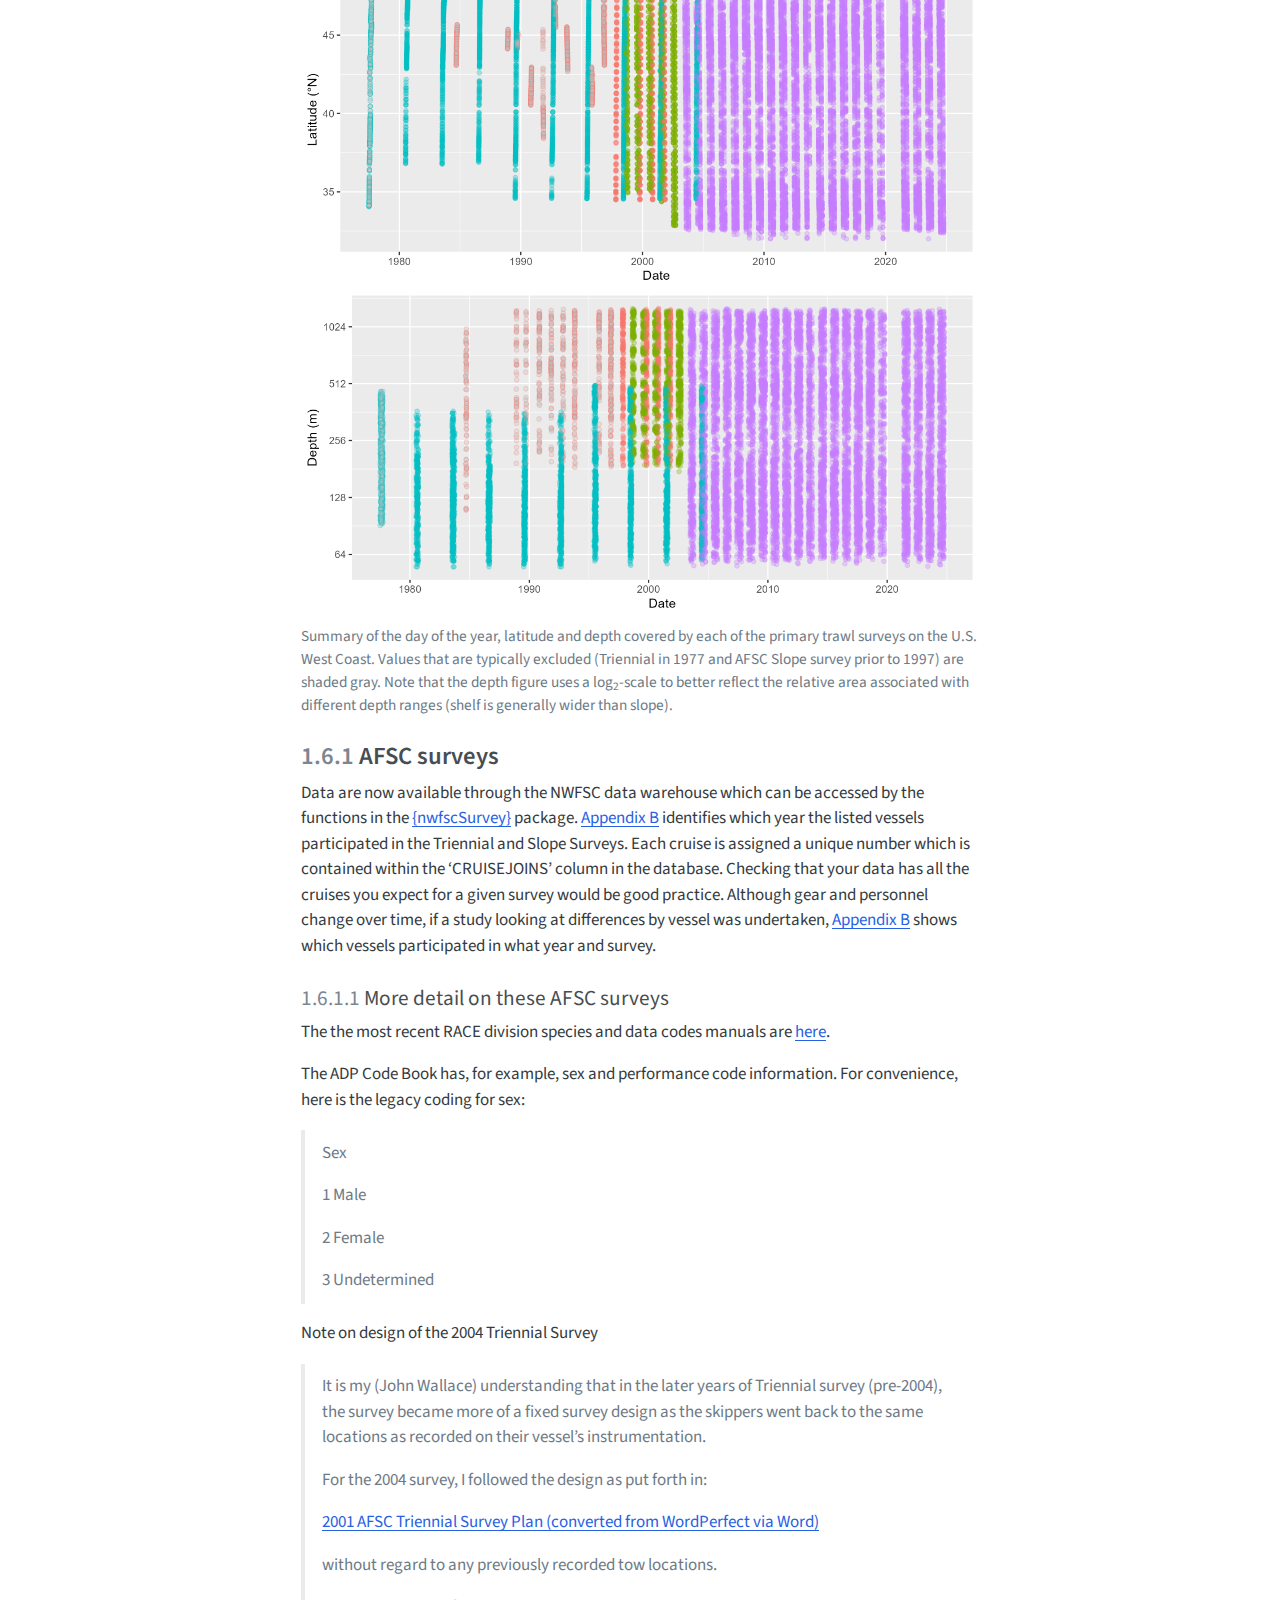
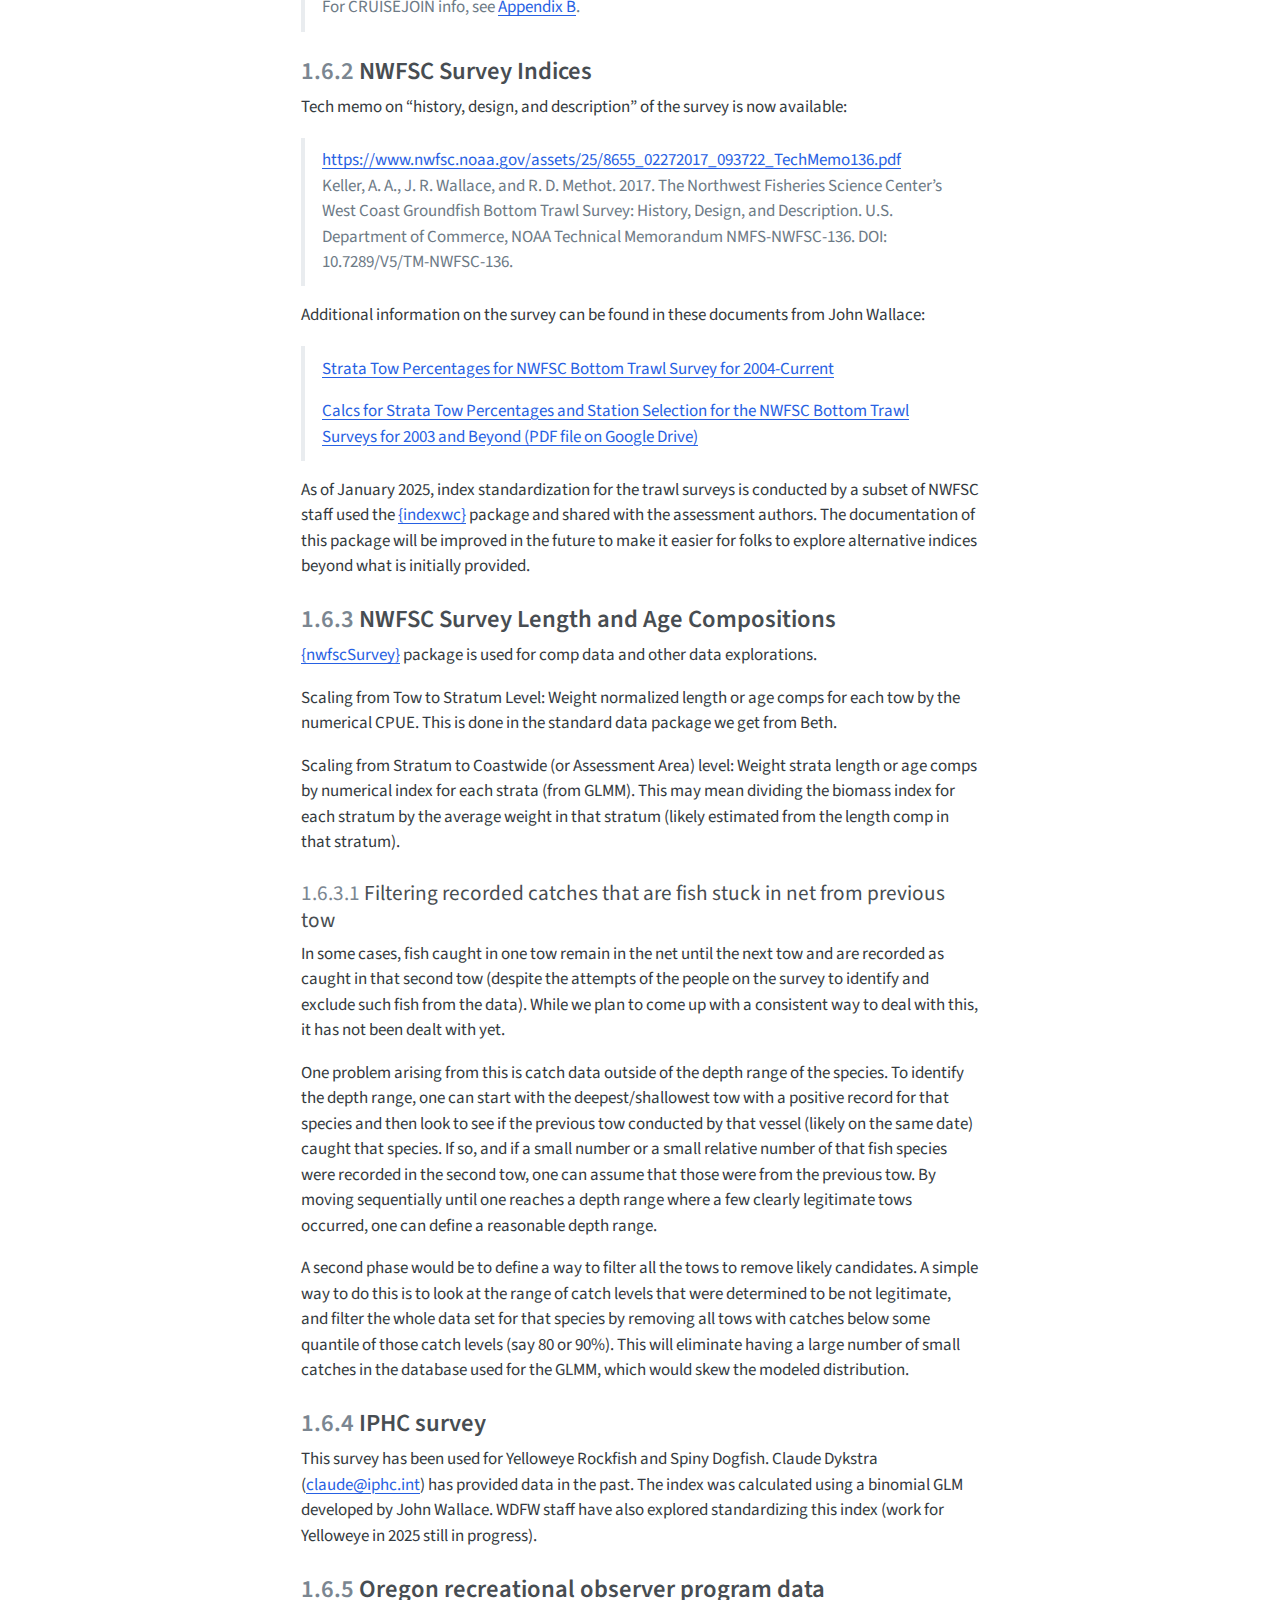
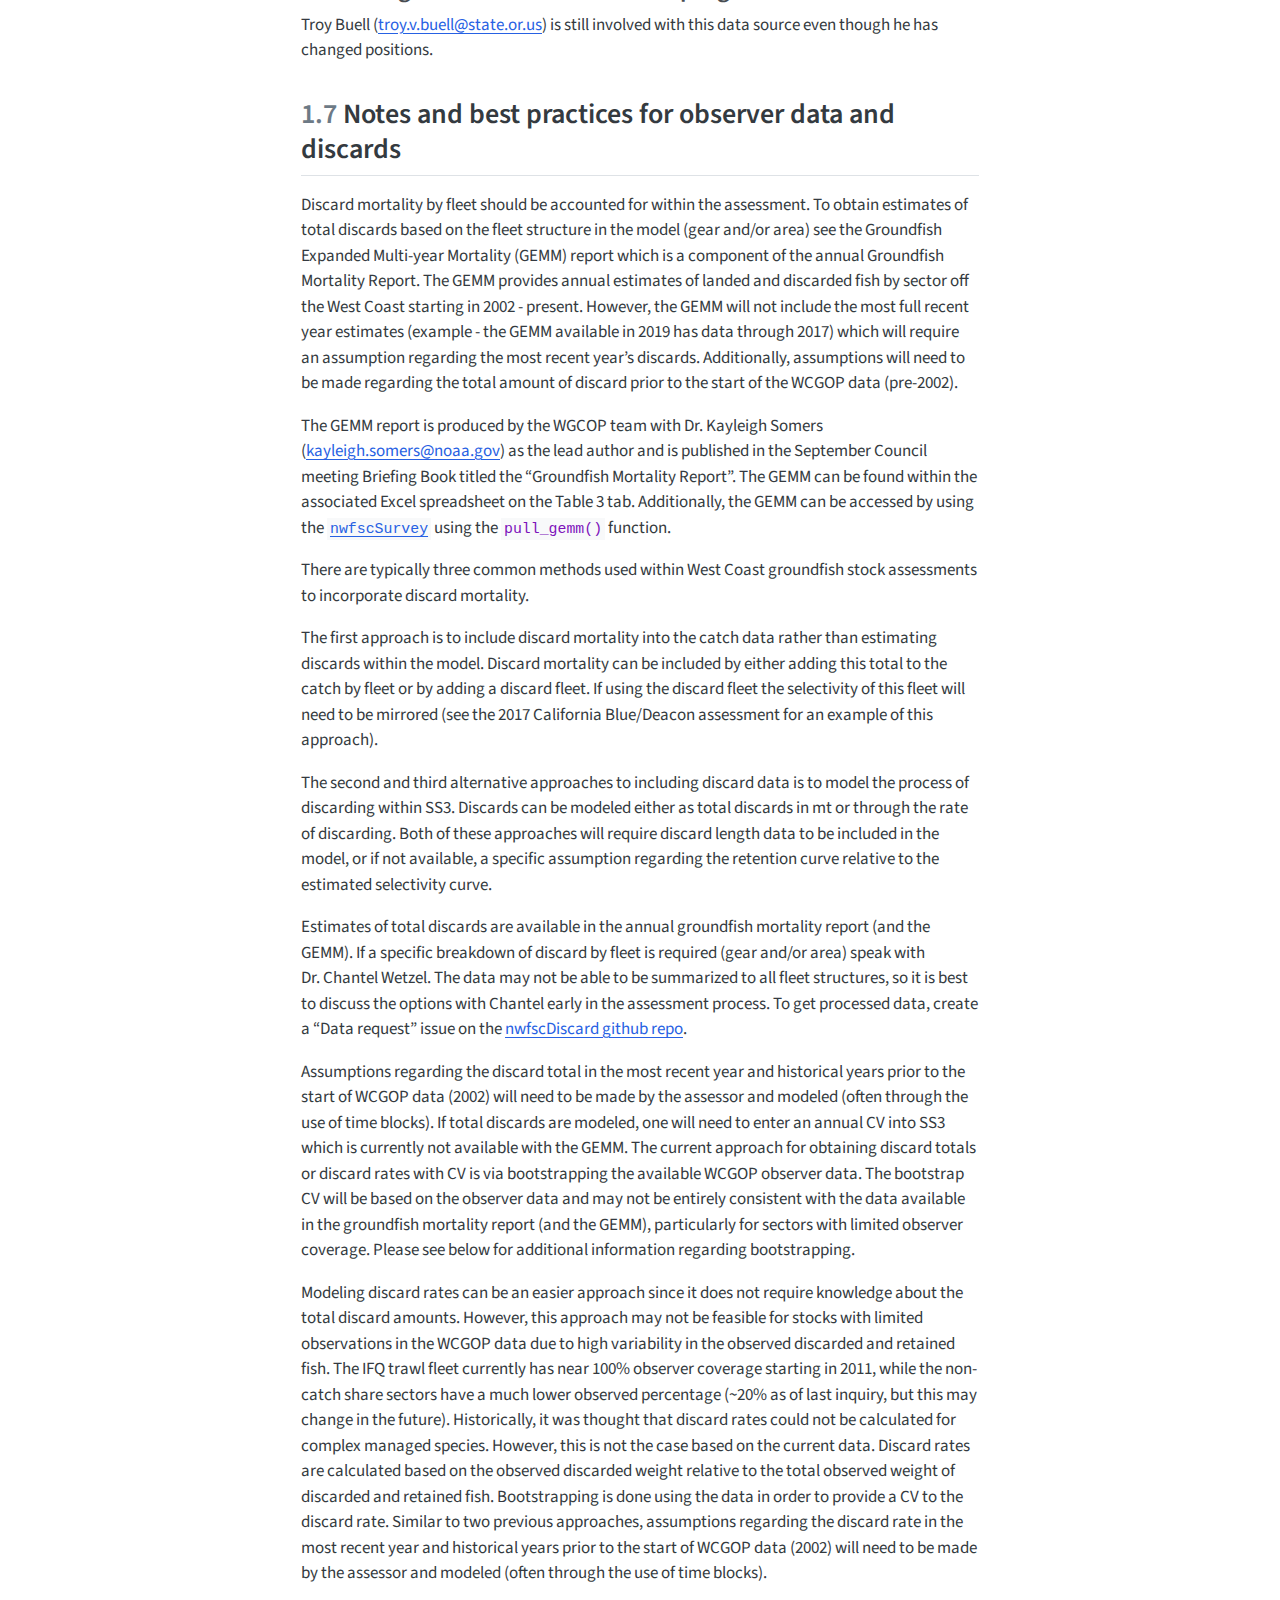
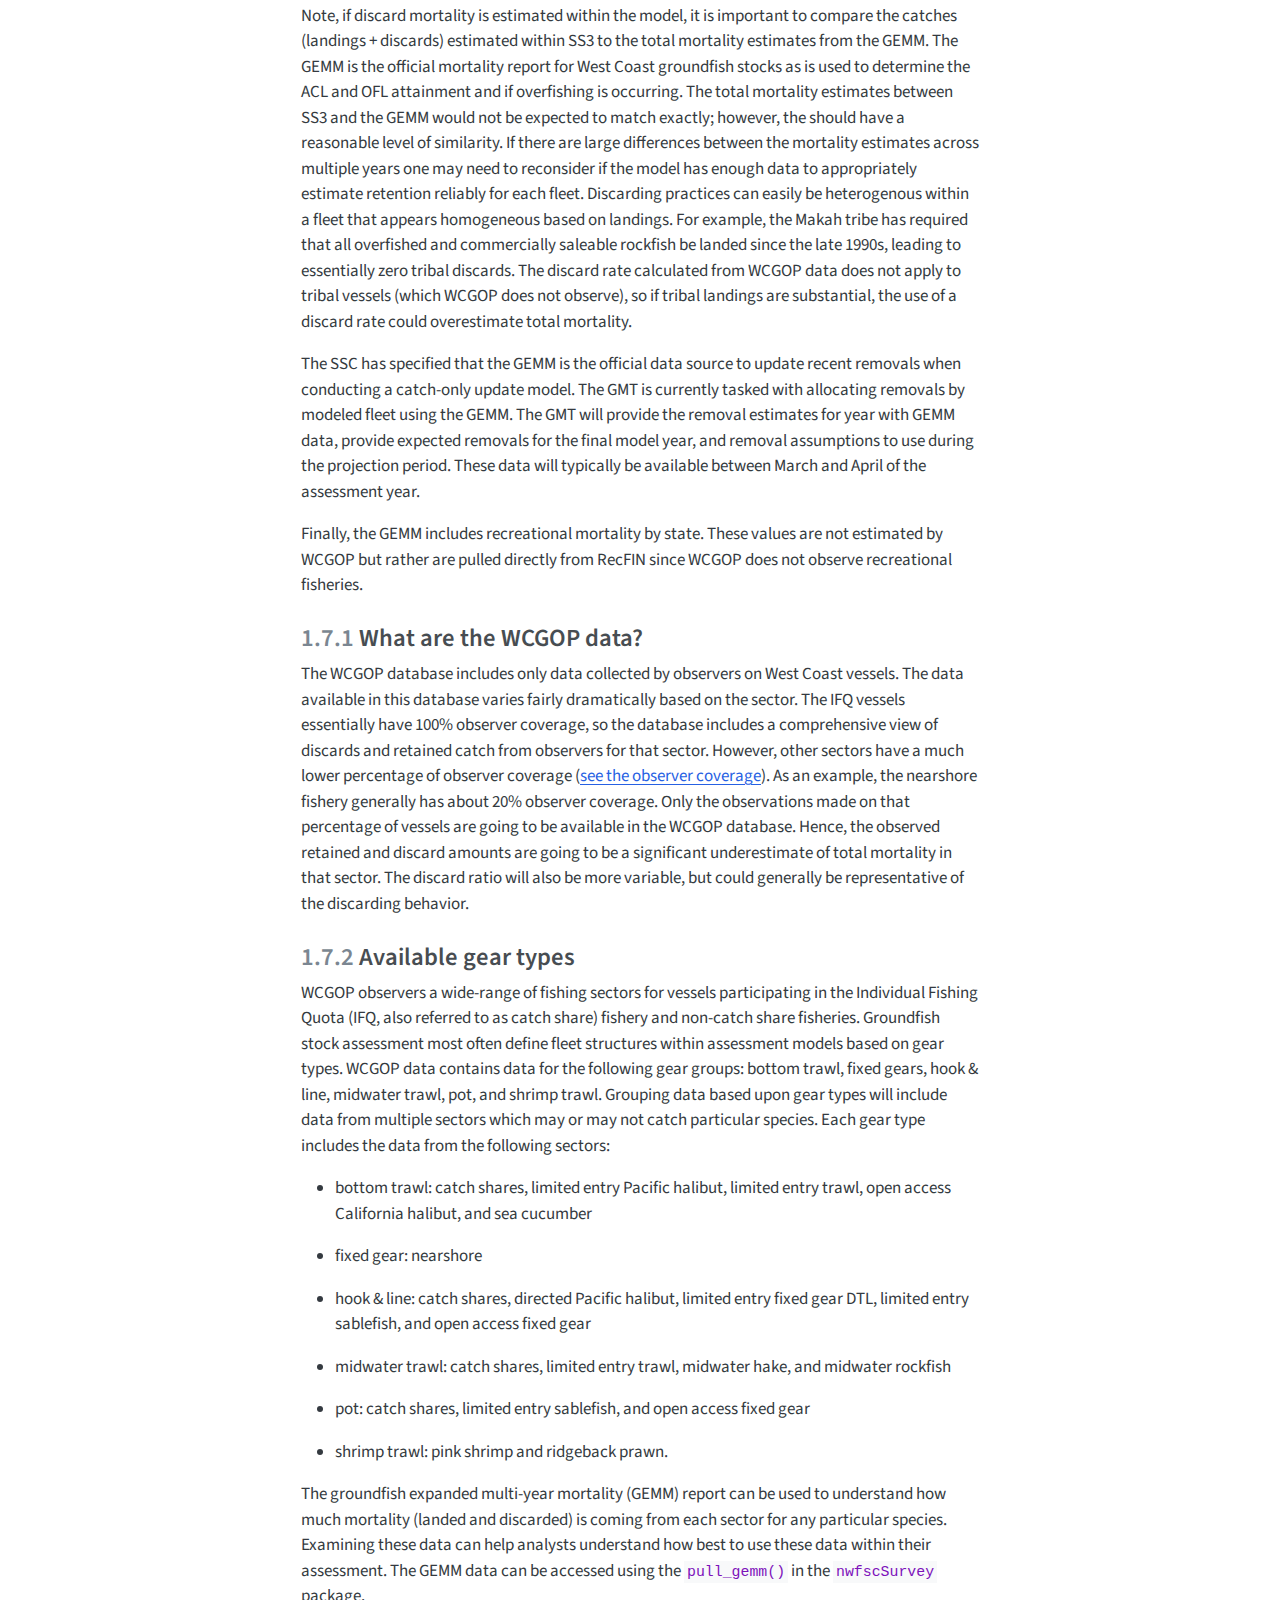
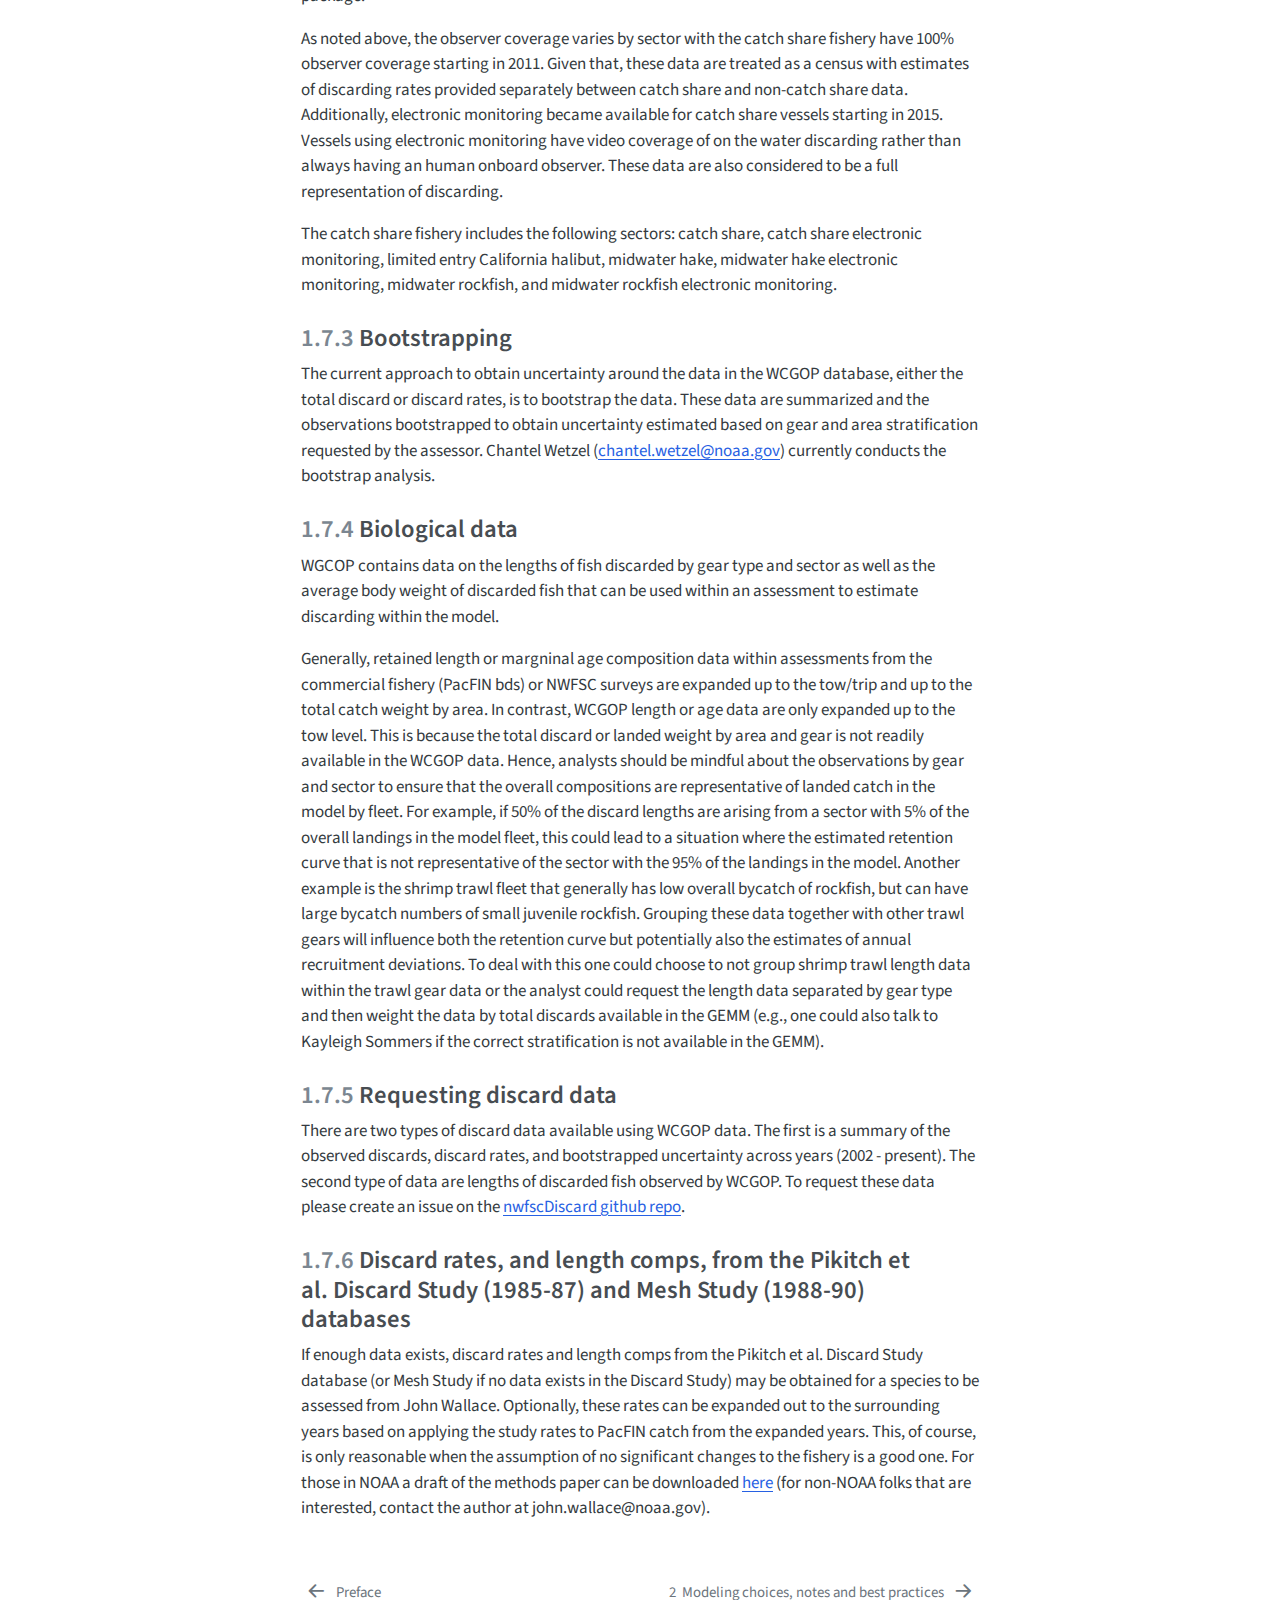
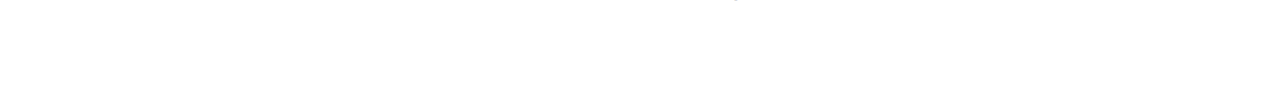
<file: 01-data-sources.html>
<!DOCTYPE html>
<html xmlns="http://www.w3.org/1999/xhtml" lang="en" xml:lang="en"><head>

<meta charset="utf-8">
<meta name="generator" content="quarto-1.6.42">

<meta name="viewport" content="width=device-width, initial-scale=1.0, user-scalable=yes">


<title>1&nbsp; Data sources: notes, contact information, and links – Unofficial NWFSC and SWFSC Groundfish Stock Assessment Handbook</title>
<style>
code{white-space: pre-wrap;}
span.smallcaps{font-variant: small-caps;}
div.columns{display: flex; gap: min(4vw, 1.5em);}
div.column{flex: auto; overflow-x: auto;}
div.hanging-indent{margin-left: 1.5em; text-indent: -1.5em;}
ul.task-list{list-style: none;}
ul.task-list li input[type="checkbox"] {
  width: 0.8em;
  margin: 0 0.8em 0.2em -1em; /* quarto-specific, see https://github.com/quarto-dev/quarto-cli/issues/4556 */ 
  vertical-align: middle;
}
</style>


<script src="site_libs/quarto-nav/quarto-nav.js"></script>
<script src="site_libs/quarto-nav/headroom.min.js"></script>
<script src="site_libs/clipboard/clipboard.min.js"></script>
<script src="site_libs/quarto-search/autocomplete.umd.js"></script>
<script src="site_libs/quarto-search/fuse.min.js"></script>
<script src="site_libs/quarto-search/quarto-search.js"></script>
<meta name="quarto:offset" content="./">
<link href="./02-model-choices.html" rel="next">
<link href="./index.html" rel="prev">
<script src="site_libs/quarto-html/quarto.js"></script>
<script src="site_libs/quarto-html/popper.min.js"></script>
<script src="site_libs/quarto-html/tippy.umd.min.js"></script>
<script src="site_libs/quarto-html/anchor.min.js"></script>
<link href="site_libs/quarto-html/tippy.css" rel="stylesheet">
<link href="site_libs/quarto-html/quarto-syntax-highlighting-2f5df379a58b258e96c21c0638c20c03.css" rel="stylesheet" id="quarto-text-highlighting-styles">
<script src="site_libs/bootstrap/bootstrap.min.js"></script>
<link href="site_libs/bootstrap/bootstrap-icons.css" rel="stylesheet">
<link href="site_libs/bootstrap/bootstrap-a34d670291f06f286357e447776a572a.min.css" rel="stylesheet" append-hash="true" id="quarto-bootstrap" data-mode="light">
<script id="quarto-search-options" type="application/json">{
  "location": "sidebar",
  "copy-button": false,
  "collapse-after": 3,
  "panel-placement": "start",
  "type": "textbox",
  "limit": 50,
  "keyboard-shortcut": [
    "f",
    "/",
    "s"
  ],
  "show-item-context": false,
  "language": {
    "search-no-results-text": "No results",
    "search-matching-documents-text": "matching documents",
    "search-copy-link-title": "Copy link to search",
    "search-hide-matches-text": "Hide additional matches",
    "search-more-match-text": "more match in this document",
    "search-more-matches-text": "more matches in this document",
    "search-clear-button-title": "Clear",
    "search-text-placeholder": "",
    "search-detached-cancel-button-title": "Cancel",
    "search-submit-button-title": "Submit",
    "search-label": "Search"
  }
}</script>


</head>

<body class="nav-sidebar floating">

<div id="quarto-search-results"></div>
  <header id="quarto-header" class="headroom fixed-top">
  <nav class="quarto-secondary-nav">
    <div class="container-fluid d-flex">
      <button type="button" class="quarto-btn-toggle btn" data-bs-toggle="collapse" role="button" data-bs-target=".quarto-sidebar-collapse-item" aria-controls="quarto-sidebar" aria-expanded="false" aria-label="Toggle sidebar navigation" onclick="if (window.quartoToggleHeadroom) { window.quartoToggleHeadroom(); }">
        <i class="bi bi-layout-text-sidebar-reverse"></i>
      </button>
        <nav class="quarto-page-breadcrumbs" aria-label="breadcrumb"><ol class="breadcrumb"><li class="breadcrumb-item"><a href="./01-data-sources.html"><span class="chapter-number">1</span>&nbsp; <span class="chapter-title">Data sources: notes, contact information, and links</span></a></li></ol></nav>
        <a class="flex-grow-1" role="navigation" data-bs-toggle="collapse" data-bs-target=".quarto-sidebar-collapse-item" aria-controls="quarto-sidebar" aria-expanded="false" aria-label="Toggle sidebar navigation" onclick="if (window.quartoToggleHeadroom) { window.quartoToggleHeadroom(); }">      
        </a>
      <button type="button" class="btn quarto-search-button" aria-label="Search" onclick="window.quartoOpenSearch();">
        <i class="bi bi-search"></i>
      </button>
    </div>
  </nav>
</header>
<!-- content -->
<div id="quarto-content" class="quarto-container page-columns page-rows-contents page-layout-article">
<!-- sidebar -->
  <nav id="quarto-sidebar" class="sidebar collapse collapse-horizontal quarto-sidebar-collapse-item sidebar-navigation floating overflow-auto">
    <div class="pt-lg-2 mt-2 text-left sidebar-header">
    <div class="sidebar-title mb-0 py-0">
      <a href="./">Unofficial NWFSC and SWFSC Groundfish Stock Assessment Handbook</a> 
        <div class="sidebar-tools-main">
    <a href="https://github.com/pfmc-assessments/pfmc_assessment_handbook" title="Source Code" class="quarto-navigation-tool px-1" aria-label="Source Code"><i class="bi bi-github"></i></a>
</div>
    </div>
      </div>
        <div class="mt-2 flex-shrink-0 align-items-center">
        <div class="sidebar-search">
        <div id="quarto-search" class="" title="Search"></div>
        </div>
        </div>
    <div class="sidebar-menu-container"> 
    <ul class="list-unstyled mt-1">
        <li class="sidebar-item">
  <div class="sidebar-item-container"> 
  <a href="./index.html" class="sidebar-item-text sidebar-link">
 <span class="menu-text">Preface</span></a>
  </div>
</li>
        <li class="sidebar-item">
  <div class="sidebar-item-container"> 
  <a href="./01-data-sources.html" class="sidebar-item-text sidebar-link active">
 <span class="menu-text"><span class="chapter-number">1</span>&nbsp; <span class="chapter-title">Data sources: notes, contact information, and links</span></span></a>
  </div>
</li>
        <li class="sidebar-item">
  <div class="sidebar-item-container"> 
  <a href="./02-model-choices.html" class="sidebar-item-text sidebar-link">
 <span class="menu-text"><span class="chapter-number">2</span>&nbsp; <span class="chapter-title">Modeling choices, notes and best practices</span></span></a>
  </div>
</li>
        <li class="sidebar-item">
  <div class="sidebar-item-container"> 
  <a href="./03-stock-synthesis.html" class="sidebar-item-text sidebar-link">
 <span class="menu-text"><span class="chapter-number">3</span>&nbsp; <span class="chapter-title">Running Stock Synthesis</span></span></a>
  </div>
</li>
        <li class="sidebar-item">
  <div class="sidebar-item-container"> 
  <a href="./04-post-model.html" class="sidebar-item-text sidebar-link">
 <span class="menu-text"><span class="chapter-number">4</span>&nbsp; <span class="chapter-title">So you ran an assessment model, more notes and best practices</span></span></a>
  </div>
</li>
        <li class="sidebar-item">
  <div class="sidebar-item-container"> 
  <a href="./05-other.html" class="sidebar-item-text sidebar-link">
 <span class="menu-text"><span class="chapter-number">5</span>&nbsp; <span class="chapter-title">Other useful tidbits</span></span></a>
  </div>
</li>
        <li class="sidebar-item">
  <div class="sidebar-item-container"> 
  <a href="./cloud-computing.html" class="sidebar-item-text sidebar-link">
 <span class="menu-text"><span class="chapter-number">6</span>&nbsp; <span class="chapter-title">Cloud computing: jittering a stock assessment</span></span></a>
  </div>
</li>
        <li class="sidebar-item sidebar-item-section">
      <div class="sidebar-item-container"> 
            <a class="sidebar-item-text sidebar-link text-start" data-bs-toggle="collapse" data-bs-target="#quarto-sidebar-section-1" role="navigation" aria-expanded="true">
 <span class="menu-text">Appendices</span></a>
          <a class="sidebar-item-toggle text-start" data-bs-toggle="collapse" data-bs-target="#quarto-sidebar-section-1" role="navigation" aria-expanded="true" aria-label="Toggle section">
            <i class="bi bi-chevron-right ms-2"></i>
          </a> 
      </div>
      <ul id="quarto-sidebar-section-1" class="collapse list-unstyled sidebar-section depth1 show">  
          <li class="sidebar-item">
  <div class="sidebar-item-container"> 
  <a href="./appendix-a.html" class="sidebar-item-text sidebar-link">
 <span class="menu-text"><span class="chapter-number">A</span>&nbsp; <span class="chapter-title">Species seen* in the hake fishery</span></span></a>
  </div>
</li>
          <li class="sidebar-item">
  <div class="sidebar-item-container"> 
  <a href="./appendix-b.html" class="sidebar-item-text sidebar-link">
 <span class="menu-text"><span class="chapter-number">B</span>&nbsp; <span class="chapter-title">Alaska Center CRUISEJOINS for shelf and slope surveys</span></span></a>
  </div>
</li>
      </ul>
  </li>
    </ul>
    </div>
</nav>
<div id="quarto-sidebar-glass" class="quarto-sidebar-collapse-item" data-bs-toggle="collapse" data-bs-target=".quarto-sidebar-collapse-item"></div>
<!-- margin-sidebar -->
    <div id="quarto-margin-sidebar" class="sidebar margin-sidebar">
        <nav id="TOC" role="doc-toc" class="toc-active">
    <h2 id="toc-title">Table of contents</h2>
   
  <ul>
  <li><a href="#table-of-contacts" id="toc-table-of-contacts" class="nav-link active" data-scroll-target="#table-of-contacts"><span class="header-section-number">1.1</span> Table of contacts</a></li>
  <li><a href="#requesting-data-from-state-partners" id="toc-requesting-data-from-state-partners" class="nav-link" data-scroll-target="#requesting-data-from-state-partners"><span class="header-section-number">1.2</span> Requesting data from State partners</a></li>
  <li><a href="#regulations-and-catch-limits" id="toc-regulations-and-catch-limits" class="nav-link" data-scroll-target="#regulations-and-catch-limits"><span class="header-section-number">1.3</span> Regulations and catch limits</a></li>
  <li><a href="#catch-data-lengths-ages-etc." id="toc-catch-data-lengths-ages-etc." class="nav-link" data-scroll-target="#catch-data-lengths-ages-etc."><span class="header-section-number">1.4</span> Catch data, lengths, ages, etc.</a>
  <ul class="collapse">
  <li><a href="#west-coast-groundfish-observer-program-wcgop" id="toc-west-coast-groundfish-observer-program-wcgop" class="nav-link" data-scroll-target="#west-coast-groundfish-observer-program-wcgop"><span class="header-section-number">1.4.1</span> West Coast Groundfish Observer Program (WCGOP)</a></li>
  <li><a href="#at-sea-hake-observer-program-ashop" id="toc-at-sea-hake-observer-program-ashop" class="nav-link" data-scroll-target="#at-sea-hake-observer-program-ashop"><span class="header-section-number">1.4.2</span> At-Sea Hake Observer Program (ASHOP)</a></li>
  <li><a href="#pacfin-biological-data-bds" id="toc-pacfin-biological-data-bds" class="nav-link" data-scroll-target="#pacfin-biological-data-bds"><span class="header-section-number">1.4.3</span> PacFIN biological data (BDS)</a></li>
  <li><a href="#pacfin-landings" id="toc-pacfin-landings" class="nav-link" data-scroll-target="#pacfin-landings"><span class="header-section-number">1.4.4</span> PacFIN landings</a></li>
  <li><a href="#recfin" id="toc-recfin" class="nav-link" data-scroll-target="#recfin"><span class="header-section-number">1.4.5</span> RecFIN</a></li>
  <li><a href="#research-catch" id="toc-research-catch" class="nav-link" data-scroll-target="#research-catch"><span class="header-section-number">1.4.6</span> Research catch</a></li>
  <li><a href="#foreign-landings" id="toc-foreign-landings" class="nav-link" data-scroll-target="#foreign-landings"><span class="header-section-number">1.4.7</span> Foreign landings</a></li>
  </ul></li>
  <li><a href="#indices-of-abundance" id="toc-indices-of-abundance" class="nav-link" data-scroll-target="#indices-of-abundance"><span class="header-section-number">1.5</span> Indices of abundance</a></li>
  <li><a href="#summary-of-noaa-fishery-independent-trawl-surveys-used-for-west-coast-assessments" id="toc-summary-of-noaa-fishery-independent-trawl-surveys-used-for-west-coast-assessments" class="nav-link" data-scroll-target="#summary-of-noaa-fishery-independent-trawl-surveys-used-for-west-coast-assessments"><span class="header-section-number">1.6</span> Summary of NOAA fishery independent trawl surveys used for west coast assessments</a>
  <ul class="collapse">
  <li><a href="#afsc-surveys" id="toc-afsc-surveys" class="nav-link" data-scroll-target="#afsc-surveys"><span class="header-section-number">1.6.1</span> AFSC surveys</a></li>
  <li><a href="#nwfsc-survey-indices" id="toc-nwfsc-survey-indices" class="nav-link" data-scroll-target="#nwfsc-survey-indices"><span class="header-section-number">1.6.2</span> NWFSC Survey Indices</a></li>
  <li><a href="#nwfsc-survey-length-and-age-compositions" id="toc-nwfsc-survey-length-and-age-compositions" class="nav-link" data-scroll-target="#nwfsc-survey-length-and-age-compositions"><span class="header-section-number">1.6.3</span> NWFSC Survey Length and Age Compositions</a></li>
  <li><a href="#iphc-survey" id="toc-iphc-survey" class="nav-link" data-scroll-target="#iphc-survey"><span class="header-section-number">1.6.4</span> IPHC survey</a></li>
  <li><a href="#oregon-recreational-observer-program-data" id="toc-oregon-recreational-observer-program-data" class="nav-link" data-scroll-target="#oregon-recreational-observer-program-data"><span class="header-section-number">1.6.5</span> Oregon recreational observer program data</a></li>
  </ul></li>
  <li><a href="#notes-and-best-practices-for-observer-data-and-discards" id="toc-notes-and-best-practices-for-observer-data-and-discards" class="nav-link" data-scroll-target="#notes-and-best-practices-for-observer-data-and-discards"><span class="header-section-number">1.7</span> Notes and best practices for observer data and discards</a>
  <ul class="collapse">
  <li><a href="#what-are-the-wcgop-data" id="toc-what-are-the-wcgop-data" class="nav-link" data-scroll-target="#what-are-the-wcgop-data"><span class="header-section-number">1.7.1</span> What are the WCGOP data?</a></li>
  <li><a href="#available-gear-types" id="toc-available-gear-types" class="nav-link" data-scroll-target="#available-gear-types"><span class="header-section-number">1.7.2</span> Available gear types</a></li>
  <li><a href="#bootstrapping" id="toc-bootstrapping" class="nav-link" data-scroll-target="#bootstrapping"><span class="header-section-number">1.7.3</span> Bootstrapping</a></li>
  <li><a href="#biological-data" id="toc-biological-data" class="nav-link" data-scroll-target="#biological-data"><span class="header-section-number">1.7.4</span> Biological data</a></li>
  <li><a href="#requesting-discard-data" id="toc-requesting-discard-data" class="nav-link" data-scroll-target="#requesting-discard-data"><span class="header-section-number">1.7.5</span> Requesting discard data</a></li>
  <li><a href="#discard-rates-and-length-comps-from-the-pikitch-et-al.-discard-study-1985-87-and-mesh-study-1988-90-databases" id="toc-discard-rates-and-length-comps-from-the-pikitch-et-al.-discard-study-1985-87-and-mesh-study-1988-90-databases" class="nav-link" data-scroll-target="#discard-rates-and-length-comps-from-the-pikitch-et-al.-discard-study-1985-87-and-mesh-study-1988-90-databases"><span class="header-section-number">1.7.6</span> Discard rates, and length comps, from the Pikitch et al.&nbsp;Discard Study (1985-87) and Mesh Study (1988-90) databases</a></li>
  </ul></li>
  </ul>
<div class="toc-actions"><ul><li><a href="https://github.com/pfmc-assessments/pfmc_assessment_handbook/edit/main/01-data-sources.qmd" class="toc-action"><i class="bi bi-github"></i>Edit this page</a></li><li><a href="https://github.com/pfmc-assessments/pfmc_assessment_handbook/issues/new" class="toc-action"><i class="bi empty"></i>Report an issue</a></li></ul></div></nav>
    </div>
<!-- main -->
<main class="content" id="quarto-document-content">

<header id="title-block-header" class="quarto-title-block default">
<div class="quarto-title">
<h1 class="title"><span class="chapter-number">1</span>&nbsp; <span class="chapter-title">Data sources: notes, contact information, and links</span></h1>
</div>



<div class="quarto-title-meta">

    
  
    
  </div>
  


</header>


<section id="table-of-contacts" class="level2" data-number="1.1">
<h2 data-number="1.1" class="anchored" data-anchor-id="table-of-contacts"><span class="header-section-number">1.1</span> Table of contacts</h2>
<p>Contact info for various agencies (states, PacFIN, etc.) is listed in <a href="https://spreadsheets.google.com/ccc?key=0ApyEcf4KAlVTdDV0V1ZsNFM5REVzNDh4SXJGWkJydWc&amp;hl=en#gid=0">this Google Doc</a> created by Jason Cope in 2009 (updated May 2021)</p>
</section>
<section id="requesting-data-from-state-partners" class="level2" data-number="1.2">
<h2 data-number="1.2" class="anchored" data-anchor-id="requesting-data-from-state-partners"><span class="header-section-number">1.2</span> Requesting data from State partners</h2>
<p>Starting with the 2023 cycle, there is a more formal process for making data requests to states for stock assessments. Details about the data requesting process, and steps for assessment leads to take, can be found in the document “<a href="https://docs.google.com/document/d/1AndASdmB7gf47DODlljWb7YZNHIOgjzwHy2boUqsaL0/edit#heading=h.to89stblj2l0">Process for requesting data from states for 2023 cycle</a>.”</p>
</section>
<section id="regulations-and-catch-limits" class="level2" data-number="1.3">
<h2 data-number="1.3" class="anchored" data-anchor-id="regulations-and-catch-limits"><span class="header-section-number">1.3</span> Regulations and catch limits</h2>
<p>Jim Hastie has lived through many changes in regulations for west coast groundfish. Don Pearson has recently (Fall of 2014) created <a href="https://calcom.psmfc.org/regulation_main.asp">this online regulations database</a>.</p>
</section>
<section id="catch-data-lengths-ages-etc." class="level2" data-number="1.4">
<h2 data-number="1.4" class="anchored" data-anchor-id="catch-data-lengths-ages-etc."><span class="header-section-number">1.4</span> Catch data, lengths, ages, etc.</h2>
<section id="west-coast-groundfish-observer-program-wcgop" class="level3" data-number="1.4.1">
<h3 data-number="1.4.1" class="anchored" data-anchor-id="west-coast-groundfish-observer-program-wcgop"><span class="header-section-number">1.4.1</span> West Coast Groundfish Observer Program (WCGOP)</h3>
<p>See section below on “Notes and best practices for observer data and discards” ADD LINK</p>
</section>
<section id="at-sea-hake-observer-program-ashop" class="level3" data-number="1.4.2">
<h3 data-number="1.4.2" class="anchored" data-anchor-id="at-sea-hake-observer-program-ashop"><span class="header-section-number">1.4.2</span> At-Sea Hake Observer Program (ASHOP)</h3>
<p>Vanessa Tuttle (<a href="mailto:Vanessa.Tuttle@noaa.gov">Vanessa.Tuttle@noaa.gov</a>) is the contact person for this. Unlike the shoreside subset of the hake fishery which has dockside sampling and bycatch reported in PacFIN, the observed bycatch in the at-sea sectors (motherships and catcher-processors) is reported to the NORPAC database housed at AFSC. A non-definitive list of “common” and “uncommon” species seen in the hake fishery (as of 2008, but Vanessa says it is still current as of 2022) is in <a href="appendix-a.html" class="quarto-xref">Appendix&nbsp;<span>A</span></a> of this document.</p>
</section>
<section id="pacfin-biological-data-bds" class="level3" data-number="1.4.3">
<h3 data-number="1.4.3" class="anchored" data-anchor-id="pacfin-biological-data-bds"><span class="header-section-number">1.4.3</span> PacFIN biological data (BDS)</h3>
<p>To get these data, create a “Data request” issue on the <a href="https://github.com/pfmc-assessments/pacfintools/issues">pacfintools github repo</a>. To confirm sample sizes for BDS, go to <a href="http://pacfin.psmfc.org/pacfin_pub/data_rpts_pub/bds_table_stats_sp_subtotals.txt">this webpage</a> which should give a recent tally of samples by state agency.</p>
<p>Generalized code to process the data are currently in <a href="https://github.com/pfmc-assessments/pacfintools">{pacfintools}</a>.</p>
<p>You may see some discrepancies in CA data from 1985-1989 when compared to older extractions. Some samples were removed for some species. It is not clear why these samples were removed.</p>
</section>
<section id="pacfin-landings" class="level3" data-number="1.4.4">
<h3 data-number="1.4.4" class="anchored" data-anchor-id="pacfin-landings"><span class="header-section-number">1.4.4</span> PacFIN landings</h3>
<p>To get these data, create a “Data request” issue on the <a href="https://github.com/pfmc-assessments/pacfintools/issues">pacfintools github repo</a>.</p>
<p>Note that the PacFIN catch can be broken down by INPFC or month only for the trawl component, not the non-trawl gears. Also, beware double counting based on multiple levels of aggregation.</p>
<p>PSMFC areas do not contain all of the catch, thus it is best to use INPFC areas to aggregate catch.</p>
<p>Once you have catch values for all years, contact the state representative(s) for confirmation that the values are correct.</p>
</section>
<section id="recfin" class="level3" data-number="1.4.5">
<h3 data-number="1.4.5" class="anchored" data-anchor-id="recfin"><span class="header-section-number">1.4.5</span> RecFIN</h3>
<p>All states have in the past claimed that all rec. data is available on <a href="http://www.recfin.org/">RecFIN</a>. Users should check with state representatives for updated information on the recommended source for recreational data. One can pull historical catches <a href="http://www.recfin.org">here</a>. Select the “Catch / Sample Data Reports” image which takes you to the reports dashboard. Alternatively, ODBC connections can be used to pull catch estimates directly from the Comprehensive Fish Ticket table. Some data sources (e.g.&nbsp;MRFSS, WA historic catch estimates) are not currently available via the public login, so you need to login with an account that has permission to view the tables. Additionally, once you have catch values for all years, contact the state representative for confirmation that the values are correct.</p>
<p>Washington provides historical recreational catch in numbers. (Modern catches are available in both numbers and weight.) This leads to two decisions for putting catches into the model: keep catch in numbers, which stock synthesis converts to weights internally; or convert catch to weight using an external estimate. Both options have been done historically. The former causes challenges for projections, but if the former is chosen, it is useful to compare the model’s calculated average weight of the catch to the value used to convert numbers to weight to see if there is large disagreement. For a partial history about this issue, and approaches for some past assessments see <a href="https://github.com/pfmc-assessments/canary_2023/issues/52">issue #52</a> from the canary rockfish github page. Note that Washington historical catches are publicly available on RecFIN, but should be filtered to areas 1-4 (coastal marine catch areas). As of the 2025 yellowtail assessment, publicly available RecFIN catch data excluded all Puget Sound catch, whereas catch from the “Sekiu and Pillar Point” area near the entrance to Puget Sound should be included in assessments in federal waters. In order to include these catches, you will need to use the confidential catch data table (CTE501), rather than the public version (CTE001), which aggregates data to a higher spatial resolution and excludes Puget Sound.</p>
<p>To obtain length composition data,</p>
<ol type="1">
<li>Go to <a href="https://www.recfin.org/">RecFIN</a></li>
<li>Select the “Catch / Sample Data Reports” image which takes you to the reports dashboard. There, select the “SD001 Biological Detail Report” option.</li>
<li>There is an automatic filtering applied, so to adjust select the ‘filter’ icon in the upper right (the upside down Erlenmeyer flask-like icon), and then download your data in either csv or excel format. Lengths come in imputed and measured, with T being total length and F being fork length. For questions on definitions of fields, the metadata is included as a selectable report in the reports dashboard.</li>
</ol>
<p>E.J. Dick (SWFSC) and Jason Edwards (PSMFC) are developing tables with catch-weighted length compositions. Tables have been prepared for WA and OR, and CA is in prep. Contact E.J. (<a href="edward.dick@noaa.gov">edward.dick@noaa.gov</a>) if you have questions or would like to use the estimates.</p>
</section>
<section id="research-catch" class="level3" data-number="1.4.6">
<h3 data-number="1.4.6" class="anchored" data-anchor-id="research-catch"><span class="header-section-number">1.4.6</span> Research catch</h3>
<p>This is not automatically included in any of the other data sources. Gretchen Hanshew (<a href="mailto:Gretchen.Hanshew@noaa.gov">Gretchen.Hanshew@noaa.gov</a>) has been the source in the past. Talk to John Wallace and <del>Ian Taylor</del> about complexities regarding PacFIN records of landings from research catch.</p>
</section>
<section id="foreign-landings" class="level3" data-number="1.4.7">
<h3 data-number="1.4.7" class="anchored" data-anchor-id="foreign-landings"><span class="header-section-number">1.4.7</span> Foreign landings</h3>
<p>Foreign commercial landings in U.S. waters that occurred prior to closure of the EEZ are not included in any state historical reconstruction, but should be included in catch time series. Estimates for a number of Sebastes and Sebastolobus species are available in <a href="https://repository.library.noaa.gov/view/noaa/3364">Rogers 2003</a>.</p>
</section>
</section>
<section id="indices-of-abundance" class="level2" data-number="1.5">
<h2 data-number="1.5" class="anchored" data-anchor-id="indices-of-abundance"><span class="header-section-number">1.5</span> Indices of abundance</h2>
<p>At a team meeting on 13 March 2019, the team agreed on common terminology for the surveys, where best practice would be to introduce the survey initially using the full name, with the short name in parentheses, and then use the short name after that. These names have been slightly revised to better match the names used in the Miller et al.&nbsp;background doc “Overview of West Coast Groundfish Fishery-Independent Surveys” (available to NOAA folks on Google Drive at <a href="https://docs.google.com/document/d/1gvMFvK0nWT1b3WXiZR14CtQLCIIYAlMu/edit?usp=sharing&amp;ouid=109294197263395918754&amp;rtpof=true&amp;sd=true">here</a>)</p>
<ul>
<li><p>NWFSC West Coast Groundfish Bottom Trawl Survey (WCGBT Survey or WCGBTS)</p></li>
<li><p>NMFS West Coast Triennial Shelf Survey (Triennial Survey)</p></li>
<li><p>AFSC West Coast Slope Survey (AFSC Slope Survey)</p></li>
<li><p>NWFSC West Coast Slope Survey (NWFSC Slope Survey)</p></li>
<li><p>NWFSC Southern California Shelf Rockfish Hook and Line Survey (NWFSC HKL Survey)</p></li>
<li><p>NWFSC Integrated Acoustic and Trawl Survey of Pacific Hake (Acoustic Survey)</p></li>
</ul>
<p>Note: the names for the first 4 of these surveys in the <a href="https://github.com/pfmc-assessments/nwfscSurvey">{nwfscSurvey}</a> package are “NWFSC.Combo”, “Triennial”, “AFSC.Slope”, “NWFSC.Slope”. The HKL and acoustic surveys are not currently available through that package.</p>
</section>
<section id="summary-of-noaa-fishery-independent-trawl-surveys-used-for-west-coast-assessments" class="level2" data-number="1.6">
<h2 data-number="1.6" class="anchored" data-anchor-id="summary-of-noaa-fishery-independent-trawl-surveys-used-for-west-coast-assessments"><span class="header-section-number">1.6</span> Summary of NOAA fishery independent trawl surveys used for west coast assessments</h2>
<ol type="1">
<li><p>Triennial Survey (1980–1992 &amp; 1995–2004)</p>
<ol type="a">
<li><p>early triennial (1980–1992, 55-366m, north of 36.8 (however the switch to north of 34.5 actually occurred in 1989))</p></li>
<li><p>late triennial (1995–2004, 55-500m, north of 34.5)</p></li>
<li><p>The 2007 Canary assessment (<a href="https://www.pcouncil.org/documents/2007/10/status-of-the-u-s-canary-rockfish-resource-in-2007-october-15-2007.pdf">Stewart, 2007</a>) seems to have been the first one to split the survey and includes info on justification (but there’s an ongoing debate about the need to split).</p></li>
<li><p>Must filter out water hauls and tows occurring outside the US EEZ (foreign tows)</p></li>
<li><p>Note that 1977 is always tossed out.</p></li>
<li><p>The 2005 and 2013 Shortspine Thornyhead assessments split the triennial into shallow vs.&nbsp;deep to create a single index from 1980-2004 for 55-366 m and a separate 366-500 m index for 1995-2004.</p></li>
<li><p>Strata information from the <a href="https://docs.google.com/a/noaa.gov/document/d/1WnWF60l9GgB7ZwFeds7RYbddXMNmxxR6FAvB2Q4unPY/edit?usp=sharing">2001 AFSC Triennial Survey Plan</a> includes the following information on the depth strata “Sampling density will be similar throughout the three depth strata: 30-100, 101-200, and 201-275 fm (55-183, 184-366, and 367-500 m) of the survey area. Tracklines are spaced at 10 nmi intervals and stations are located randomly along those tracklines at the rate of one station per four nmi of linear distance in the shallow stratum and one station every five nmi of linear distance in the two deeper strata.”</p></li>
</ol></li>
<li><p>AKFSC Slope Survey (1997-2001, 183–1280m, north of 34.5)</p>
<ol type="a">
<li><p>Years before 1997 surveyed small areas of the coast</p></li>
<li><p>Must filter out tows occurring outside the US EEZ</p></li>
</ol></li>
<li><p>NWFSC Slope Survey (1998-2002, 183-1280m, north of 34.5)</p></li>
<li><p>WCGBT Survey (2003-present, 55-1280m, entire US coast)</p>
<ol type="a">
<li><p>Starting in 2004, there’s a change in sampling intensity north and south of 34.5, so this strata boundary should be included (unless there’s some specific reason not to)</p></li>
<li><p>Note that there were changes in sampling intensity at 183 and 549 meters</p></li>
<li><p>This survey should be referenced as the “WCGBT Survey”</p></li>
</ol></li>
</ol>
<div class="quarto-figure quarto-figure-center">
<figure class="figure">
<p><img src="img/survey_summary_US_West_Coast.png" class="img-fluid figure-img"></p>
<figcaption>Summary of the day of the year, latitude and depth covered by each of the primary trawl surveys on the U.S. West Coast. Values that are typically excluded (Triennial in 1977 and AFSC Slope survey prior to 1997) are shaded gray. Note that the depth figure uses a log<sub>2</sub>-scale to better reflect the relative area associated with different depth ranges (shelf is generally wider than slope).</figcaption>
</figure>
</div>
<section id="afsc-surveys" class="level3" data-number="1.6.1">
<h3 data-number="1.6.1" class="anchored" data-anchor-id="afsc-surveys"><span class="header-section-number">1.6.1</span> AFSC surveys</h3>
<p>Data are now available through the NWFSC data warehouse which can be accessed by the functions in the <a href="https://github.com/pfmc-assessments/nwfscSurvey">{nwfscSurvey}</a> package. <a href="appendix-b.html" class="quarto-xref">Appendix&nbsp;<span>B</span></a> identifies which year the listed vessels participated in the Triennial and Slope Surveys. Each cruise is assigned a unique number which is contained within the ‘CRUISEJOINS’ column in the database. Checking that your data has all the cruises you expect for a given survey would be good practice. Although gear and personnel change over time, if a study looking at differences by vessel was undertaken, <a href="appendix-b.html" class="quarto-xref">Appendix&nbsp;<span>B</span></a> shows which vessels participated in what year and survey.</p>
<section id="more-detail-on-these-afsc-surveys" class="level4" data-number="1.6.1.1">
<h4 data-number="1.6.1.1" class="anchored" data-anchor-id="more-detail-on-these-afsc-surveys"><span class="header-section-number">1.6.1.1</span> More detail on these AFSC surveys</h4>
<p>The the most recent RACE division species and data codes manuals are <a href="https://www.fisheries.noaa.gov/resource/document/groundfish-survey-species-code-manual-and-data-codes-manual">here</a>.</p>
<p>The ADP Code Book has, for example, sex and performance code information. For convenience, here is the legacy coding for sex:</p>
<blockquote class="blockquote">
<p>Sex</p>
<p>1 Male</p>
<p>2 Female</p>
<p>3 Undetermined</p>
</blockquote>
<p>Note on design of the 2004 Triennial Survey</p>
<blockquote class="blockquote">
<p>It is my (John Wallace) understanding that in the later years of Triennial survey (pre-2004), the survey became more of a fixed survey design as the skippers went back to the same locations as recorded on their vessel’s instrumentation.</p>
<p>For the 2004 survey, I followed the design as put forth in:</p>
<p><a href="https://docs.google.com/a/noaa.gov/document/d/1WnWF60l9GgB7ZwFeds7RYbddXMNmxxR6FAvB2Q4unPY/edit?usp=sharing">2001 AFSC Triennial Survey Plan (converted from WordPerfect via Word)</a></p>
<p>without regard to any previously recorded tow locations.</p>
<p>For CRUISEJOIN info, see <a href="appendix-b.html" class="quarto-xref">Appendix&nbsp;<span>B</span></a>.</p>
</blockquote>
</section>
</section>
<section id="nwfsc-survey-indices" class="level3" data-number="1.6.2">
<h3 data-number="1.6.2" class="anchored" data-anchor-id="nwfsc-survey-indices"><span class="header-section-number">1.6.2</span> NWFSC Survey Indices</h3>
<p>Tech memo on “history, design, and description” of the survey is now available:</p>
<blockquote class="blockquote">
<p><a href="https://www.nwfsc.noaa.gov/assets/25/8655_02272017_093722_TechMemo136.pdf">https://www.nwfsc.noaa.gov/assets/25/8655_02272017_093722_TechMemo136.pdf<br>
</a>Keller, A. A., J. R. Wallace, and R. D. Methot. 2017. The Northwest Fisheries Science Center’s West Coast Groundfish Bottom Trawl Survey: History, Design, and Description. U.S. Department of Commerce, NOAA Technical Memorandum NMFS-NWFSC-136. DOI: 10.7289/V5/TM-NWFSC-136.</p>
</blockquote>
<p>Additional information on the survey can be found in these documents from John Wallace:</p>
<blockquote class="blockquote">
<p><a href="https://docs.google.com/a/noaa.gov/document/d/1pq7D6ZYbpbgc-7v2qwcCyr3SCqDfBNxcPPq082jwnYQ/edit?usp=sharing">Strata Tow Percentages for NWFSC Bottom Trawl Survey for 2004-Current</a></p>
<p><a href="https://drive.google.com/a/noaa.gov/file/d/0B5YpOk8zQ3cuYWpSNEQ5XzZUMlk/edit?usp=sharing">Calcs for Strata Tow Percentages and Station Selection for the NWFSC Bottom Trawl Surveys for 2003 and Beyond (PDF file on Google Drive)</a></p>
</blockquote>
<p>As of January 2025, index standardization for the trawl surveys is conducted by a subset of NWFSC staff used the <a href="https://github.com/pfmc-assessments/indexwc/">{indexwc}</a> package and shared with the assessment authors. The documentation of this package will be improved in the future to make it easier for folks to explore alternative indices beyond what is initially provided.</p>
</section>
<section id="nwfsc-survey-length-and-age-compositions" class="level3" data-number="1.6.3">
<h3 data-number="1.6.3" class="anchored" data-anchor-id="nwfsc-survey-length-and-age-compositions"><span class="header-section-number">1.6.3</span> NWFSC Survey Length and Age Compositions</h3>
<p><a href="https://github.com/pfmc-assessments/nwfscSurvey">{nwfscSurvey}</a> package is used for comp data and other data explorations.</p>
<p>Scaling from Tow to Stratum Level: Weight normalized length or age comps for each tow by the numerical CPUE. This is done in the standard data package we get from Beth.</p>
<p>Scaling from Stratum to Coastwide (or Assessment Area) level: Weight strata length or age comps by numerical index for each strata (from GLMM). This may mean dividing the biomass index for each stratum by the average weight in that stratum (likely estimated from the length comp in that stratum).</p>
<section id="filtering-recorded-catches-that-are-fish-stuck-in-net-from-previous-tow" class="level4" data-number="1.6.3.1">
<h4 data-number="1.6.3.1" class="anchored" data-anchor-id="filtering-recorded-catches-that-are-fish-stuck-in-net-from-previous-tow"><span class="header-section-number">1.6.3.1</span> Filtering recorded catches that are fish stuck in net from previous tow</h4>
<p>In some cases, fish caught in one tow remain in the net until the next tow and are recorded as caught in that second tow (despite the attempts of the people on the survey to identify and exclude such fish from the data). While we plan to come up with a consistent way to deal with this, it has not been dealt with yet.</p>
<p>One problem arising from this is catch data outside of the depth range of the species. To identify the depth range, one can start with the deepest/shallowest tow with a positive record for that species and then look to see if the previous tow conducted by that vessel (likely on the same date) caught that species. If so, and if a small number or a small relative number of that fish species were recorded in the second tow, one can assume that those were from the previous tow. By moving sequentially until one reaches a depth range where a few clearly legitimate tows occurred, one can define a reasonable depth range.</p>
<p>A second phase would be to define a way to filter all the tows to remove likely candidates. A simple way to do this is to look at the range of catch levels that were determined to be not legitimate, and filter the whole data set for that species by removing all tows with catches below some quantile of those catch levels (say 80 or 90%). This will eliminate having a large number of small catches in the database used for the GLMM, which would skew the modeled distribution.</p>
</section>
</section>
<section id="iphc-survey" class="level3" data-number="1.6.4">
<h3 data-number="1.6.4" class="anchored" data-anchor-id="iphc-survey"><span class="header-section-number">1.6.4</span> IPHC survey</h3>
<p>This survey has been used for Yelloweye Rockfish and Spiny Dogfish. Claude Dykstra (<a href="mailto:claude@iphc.int">claude@iphc.int</a>) has provided data in the past. The index was calculated using a binomial GLM developed by John Wallace. WDFW staff have also explored standardizing this index (work for Yelloweye in 2025 still in progress).</p>
</section>
<section id="oregon-recreational-observer-program-data" class="level3" data-number="1.6.5">
<h3 data-number="1.6.5" class="anchored" data-anchor-id="oregon-recreational-observer-program-data"><span class="header-section-number">1.6.5</span> Oregon recreational observer program data</h3>
<p>Troy Buell (<a href="mailto:troy.v.buell@state.or.us">troy.v.buell@state.or.us</a>) is still involved with this data source even though he has changed positions.</p>
</section>
</section>
<section id="notes-and-best-practices-for-observer-data-and-discards" class="level2" data-number="1.7">
<h2 data-number="1.7" class="anchored" data-anchor-id="notes-and-best-practices-for-observer-data-and-discards"><span class="header-section-number">1.7</span> Notes and best practices for observer data and discards</h2>
<p>Discard mortality by fleet should be accounted for within the assessment. To obtain estimates of total discards based on the fleet structure in the model (gear and/or area) see the Groundfish Expanded Multi-year Mortality (GEMM) report which is a component of the annual Groundfish Mortality Report. The GEMM provides annual estimates of landed and discarded fish by sector off the West Coast starting in 2002 - present. However, the GEMM will not include the most full recent year estimates (example - the GEMM available in 2019 has data through 2017) which will require an assumption regarding the most recent year’s discards. Additionally, assumptions will need to be made regarding the total amount of discard prior to the start of the WCGOP data (pre-2002).</p>
<p>The GEMM report is produced by the WGCOP team with Dr.&nbsp;Kayleigh Somers (<a href="mailto:kayleigh.somers@noaa.gov">kayleigh.somers@noaa.gov</a>) as the lead author and is published in the September Council meeting Briefing Book titled the “Groundfish Mortality Report”. The GEMM can be found within the associated Excel spreadsheet on the Table 3 tab. Additionally, the GEMM can be accessed by using the <a href="https://github.com/pfmc-assessments/nwfscSurvey"><code>nwfscSurvey</code></a> using the <code>pull_gemm()</code> function.</p>
<p>There are typically three common methods used within West Coast groundfish stock assessments to incorporate discard mortality.</p>
<p>The first approach is to include discard mortality into the catch data rather than estimating discards within the model. Discard mortality can be included by either adding this total to the catch by fleet or by adding a discard fleet. If using the discard fleet the selectivity of this fleet will need to be mirrored (see the 2017 California Blue/Deacon assessment for an example of this approach).</p>
<p>The second and third alternative approaches to including discard data is to model the process of discarding within SS3. Discards can be modeled either as total discards in mt or through the rate of discarding. Both of these approaches will require discard length data to be included in the model, or if not available, a specific assumption regarding the retention curve relative to the estimated selectivity curve.</p>
<p>Estimates of total discards are available in the annual groundfish mortality report (and the GEMM). If a specific breakdown of discard by fleet is required (gear and/or area) speak with Dr.&nbsp;Chantel Wetzel. The data may not be able to be summarized to all fleet structures, so it is best to discuss the options with Chantel early in the assessment process. To get processed data, create a “Data request” issue on the <a href="https://github.com/pfmc-assessments/nwfscDiscard/issues">nwfscDiscard github repo</a>.</p>
<p>Assumptions regarding the discard total in the most recent year and historical years prior to the start of WCGOP data (2002) will need to be made by the assessor and modeled (often through the use of time blocks). If total discards are modeled, one will need to enter an annual CV into SS3 which is currently not available with the GEMM. The current approach for obtaining discard totals or discard rates with CV is via bootstrapping the available WCGOP observer data. The bootstrap CV will be based on the observer data and may not be entirely consistent with the data available in the groundfish mortality report (and the GEMM), particularly for sectors with limited observer coverage. Please see below for additional information regarding bootstrapping.</p>
<p>Modeling discard rates can be an easier approach since it does not require knowledge about the total discard amounts. However, this approach may not be feasible for stocks with limited observations in the WCGOP data due to high variability in the observed discarded and retained fish. The IFQ trawl fleet currently has near 100% observer coverage starting in 2011, while the non-catch share sectors have a much lower observed percentage (~20% as of last inquiry, but this may change in the future). Historically, it was thought that discard rates could not be calculated for complex managed species. However, this is not the case based on the current data. Discard rates are calculated based on the observed discarded weight relative to the total observed weight of discarded and retained fish. Bootstrapping is done using the data in order to provide a CV to the discard rate. Similar to two previous approaches, assumptions regarding the discard rate in the most recent year and historical years prior to the start of WCGOP data (2002) will need to be made by the assessor and modeled (often through the use of time blocks).</p>
<p>Note, if discard mortality is estimated within the model, it is important to compare the catches (landings + discards) estimated within SS3 to the total mortality estimates from the GEMM. The GEMM is the official mortality report for West Coast groundfish stocks as is used to determine the ACL and OFL attainment and if overfishing is occurring. The total mortality estimates between SS3 and the GEMM would not be expected to match exactly; however, the should have a reasonable level of similarity. If there are large differences between the mortality estimates across multiple years one may need to reconsider if the model has enough data to appropriately estimate retention reliably for each fleet. Discarding practices can easily be heterogenous within a fleet that appears homogeneous based on landings. For example, the Makah tribe has required that all overfished and commercially saleable rockfish be landed since the late 1990s, leading to essentially zero tribal discards. The discard rate calculated from WCGOP data does not apply to tribal vessels (which WCGOP does not observe), so if tribal landings are substantial, the use of a discard rate could overestimate total mortality.</p>
<p>The SSC has specified that the GEMM is the official data source to update recent removals when conducting a catch-only update model. The GMT is currently tasked with allocating removals by modeled fleet using the GEMM. The GMT will provide the removal estimates for year with GEMM data, provide expected removals for the final model year, and removal assumptions to use during the projection period. These data will typically be available between March and April of the assessment year.</p>
<p>Finally, the GEMM includes recreational mortality by state. These values are not estimated by WCGOP but rather are pulled directly from RecFIN since WCGOP does not observe recreational fisheries.</p>
<section id="what-are-the-wcgop-data" class="level3" data-number="1.7.1">
<h3 data-number="1.7.1" class="anchored" data-anchor-id="what-are-the-wcgop-data"><span class="header-section-number">1.7.1</span> What are the WCGOP data?</h3>
<p>The WCGOP database includes only data collected by observers on West Coast vessels. The data available in this database varies fairly dramatically based on the sector. The IFQ vessels essentially have 100% observer coverage, so the database includes a comprehensive view of discards and retained catch from observers for that sector. However, other sectors have a much lower percentage of observer coverage (<a href="https://www.nwfsc.noaa.gov/research/divisions/fram/observation/data_products/sector_products.cfm#ob">see the observer coverage</a>). As an example, the nearshore fishery generally has about 20% observer coverage. Only the observations made on that percentage of vessels are going to be available in the WCGOP database. Hence, the observed retained and discard amounts are going to be a significant underestimate of total mortality in that sector. The discard ratio will also be more variable, but could generally be representative of the discarding behavior.</p>
</section>
<section id="available-gear-types" class="level3" data-number="1.7.2">
<h3 data-number="1.7.2" class="anchored" data-anchor-id="available-gear-types"><span class="header-section-number">1.7.2</span> Available gear types</h3>
<p>WCGOP observers a wide-range of fishing sectors for vessels participating in the Individual Fishing Quota (IFQ, also referred to as catch share) fishery and non-catch share fisheries. Groundfish stock assessment most often define fleet structures within assessment models based on gear types. WCGOP data contains data for the following gear groups: bottom trawl, fixed gears, hook &amp; line, midwater trawl, pot, and shrimp trawl. Grouping data based upon gear types will include data from multiple sectors which may or may not catch particular species. Each gear type includes the data from the following sectors:</p>
<ul>
<li><p>bottom trawl: catch shares, limited entry Pacific halibut, limited entry trawl, open access California halibut, and sea cucumber</p></li>
<li><p>fixed gear: nearshore</p></li>
<li><p>hook &amp; line: catch shares, directed Pacific halibut, limited entry fixed gear DTL, limited entry sablefish, and open access fixed gear</p></li>
<li><p>midwater trawl: catch shares, limited entry trawl, midwater hake, and midwater rockfish</p></li>
<li><p>pot: catch shares, limited entry sablefish, and open access fixed gear</p></li>
<li><p>shrimp trawl: pink shrimp and ridgeback prawn.</p></li>
</ul>
<p>The groundfish expanded multi-year mortality (GEMM) report can be used to understand how much mortality (landed and discarded) is coming from each sector for any particular species. Examining these data can help analysts understand how best to use these data within their assessment. The GEMM data can be accessed using the <code>pull_gemm()</code> in the <code>nwfscSurvey</code> package.</p>
<p>As noted above, the observer coverage varies by sector with the catch share fishery have 100% observer coverage starting in 2011. Given that, these data are treated as a census with estimates of discarding rates provided separately between catch share and non-catch share data. Additionally, electronic monitoring became available for catch share vessels starting in 2015. Vessels using electronic monitoring have video coverage of on the water discarding rather than always having an human onboard observer. These data are also considered to be a full representation of discarding.</p>
<p>The catch share fishery includes the following sectors: catch share, catch share electronic monitoring, limited entry California halibut, midwater hake, midwater hake electronic monitoring, midwater rockfish, and midwater rockfish electronic monitoring.</p>
</section>
<section id="bootstrapping" class="level3" data-number="1.7.3">
<h3 data-number="1.7.3" class="anchored" data-anchor-id="bootstrapping"><span class="header-section-number">1.7.3</span> Bootstrapping</h3>
<p>The current approach to obtain uncertainty around the data in the WCGOP database, either the total discard or discard rates, is to bootstrap the data. These data are summarized and the observations bootstrapped to obtain uncertainty estimated based on gear and area stratification requested by the assessor. Chantel Wetzel (<a href="mailto:chantel.wetzel@noaa.gov">chantel.wetzel@noaa.gov</a>) currently conducts the bootstrap analysis.</p>
</section>
<section id="biological-data" class="level3" data-number="1.7.4">
<h3 data-number="1.7.4" class="anchored" data-anchor-id="biological-data"><span class="header-section-number">1.7.4</span> Biological data</h3>
<p>WGCOP contains data on the lengths of fish discarded by gear type and sector as well as the average body weight of discarded fish that can be used within an assessment to estimate discarding within the model.</p>
<p>Generally, retained length or margninal age composition data within assessments from the commercial fishery (PacFIN bds) or NWFSC surveys are expanded up to the tow/trip and up to the total catch weight by area. In contrast, WCGOP length or age data are only expanded up to the tow level. This is because the total discard or landed weight by area and gear is not readily available in the WCGOP data. Hence, analysts should be mindful about the observations by gear and sector to ensure that the overall compositions are representative of landed catch in the model by fleet. For example, if 50% of the discard lengths are arising from a sector with 5% of the overall landings in the model fleet, this could lead to a situation where the estimated retention curve that is not representative of the sector with the 95% of the landings in the model. Another example is the shrimp trawl fleet that generally has low overall bycatch of rockfish, but can have large bycatch numbers of small juvenile rockfish. Grouping these data together with other trawl gears will influence both the retention curve but potentially also the estimates of annual recruitment deviations. To deal with this one could choose to not group shrimp trawl length data within the trawl gear data or the analyst could request the length data separated by gear type and then weight the data by total discards available in the GEMM (e.g., one could also talk to Kayleigh Sommers if the correct stratification is not available in the GEMM).</p>
</section>
<section id="requesting-discard-data" class="level3" data-number="1.7.5">
<h3 data-number="1.7.5" class="anchored" data-anchor-id="requesting-discard-data"><span class="header-section-number">1.7.5</span> Requesting discard data</h3>
<p>There are two types of discard data available using WCGOP data. The first is a summary of the observed discards, discard rates, and bootstrapped uncertainty across years (2002 - present). The second type of data are lengths of discarded fish observed by WCGOP. To request these data please create an issue on the <a href="https://github.com/pfmc-assessments/nwfscDiscard/issues">nwfscDiscard github repo</a>.</p>
</section>
<section id="discard-rates-and-length-comps-from-the-pikitch-et-al.-discard-study-1985-87-and-mesh-study-1988-90-databases" class="level3" data-number="1.7.6">
<h3 data-number="1.7.6" class="anchored" data-anchor-id="discard-rates-and-length-comps-from-the-pikitch-et-al.-discard-study-1985-87-and-mesh-study-1988-90-databases"><span class="header-section-number">1.7.6</span> Discard rates, and length comps, from the Pikitch et al.&nbsp;Discard Study (1985-87) and Mesh Study (1988-90) databases</h3>
<p>If enough data exists, discard rates and length comps from the Pikitch et al.&nbsp;Discard Study database (or Mesh Study if no data exists in the Discard Study) may be obtained for a species to be assessed from John Wallace. Optionally, these rates can be expanded out to the surrounding years based on applying the study rates to PacFIN catch from the expanded years. This, of course, is only reasonable when the assumption of no significant changes to the fishery is a good one. For those in NOAA a draft of the methods paper can be downloaded <a href="https://drive.google.com/drive/folders/1RKexGwgWtY8m5wb7IHwfUmNeGyHDTP5B">here</a> (for non-NOAA folks that are interested, contact the author at john.wallace@noaa.gov).</p>


</section>
</section>

</main> <!-- /main -->
<script id="quarto-html-after-body" type="application/javascript">
window.document.addEventListener("DOMContentLoaded", function (event) {
  const toggleBodyColorMode = (bsSheetEl) => {
    const mode = bsSheetEl.getAttribute("data-mode");
    const bodyEl = window.document.querySelector("body");
    if (mode === "dark") {
      bodyEl.classList.add("quarto-dark");
      bodyEl.classList.remove("quarto-light");
    } else {
      bodyEl.classList.add("quarto-light");
      bodyEl.classList.remove("quarto-dark");
    }
  }
  const toggleBodyColorPrimary = () => {
    const bsSheetEl = window.document.querySelector("link#quarto-bootstrap");
    if (bsSheetEl) {
      toggleBodyColorMode(bsSheetEl);
    }
  }
  toggleBodyColorPrimary();  
  const icon = "";
  const anchorJS = new window.AnchorJS();
  anchorJS.options = {
    placement: 'right',
    icon: icon
  };
  anchorJS.add('.anchored');
  const isCodeAnnotation = (el) => {
    for (const clz of el.classList) {
      if (clz.startsWith('code-annotation-')) {                     
        return true;
      }
    }
    return false;
  }
  const onCopySuccess = function(e) {
    // button target
    const button = e.trigger;
    // don't keep focus
    button.blur();
    // flash "checked"
    button.classList.add('code-copy-button-checked');
    var currentTitle = button.getAttribute("title");
    button.setAttribute("title", "Copied!");
    let tooltip;
    if (window.bootstrap) {
      button.setAttribute("data-bs-toggle", "tooltip");
      button.setAttribute("data-bs-placement", "left");
      button.setAttribute("data-bs-title", "Copied!");
      tooltip = new bootstrap.Tooltip(button, 
        { trigger: "manual", 
          customClass: "code-copy-button-tooltip",
          offset: [0, -8]});
      tooltip.show();    
    }
    setTimeout(function() {
      if (tooltip) {
        tooltip.hide();
        button.removeAttribute("data-bs-title");
        button.removeAttribute("data-bs-toggle");
        button.removeAttribute("data-bs-placement");
      }
      button.setAttribute("title", currentTitle);
      button.classList.remove('code-copy-button-checked');
    }, 1000);
    // clear code selection
    e.clearSelection();
  }
  const getTextToCopy = function(trigger) {
      const codeEl = trigger.previousElementSibling.cloneNode(true);
      for (const childEl of codeEl.children) {
        if (isCodeAnnotation(childEl)) {
          childEl.remove();
        }
      }
      return codeEl.innerText;
  }
  const clipboard = new window.ClipboardJS('.code-copy-button:not([data-in-quarto-modal])', {
    text: getTextToCopy
  });
  clipboard.on('success', onCopySuccess);
  if (window.document.getElementById('quarto-embedded-source-code-modal')) {
    const clipboardModal = new window.ClipboardJS('.code-copy-button[data-in-quarto-modal]', {
      text: getTextToCopy,
      container: window.document.getElementById('quarto-embedded-source-code-modal')
    });
    clipboardModal.on('success', onCopySuccess);
  }
    var localhostRegex = new RegExp(/^(?:http|https):\/\/localhost\:?[0-9]*\//);
    var mailtoRegex = new RegExp(/^mailto:/);
      var filterRegex = new RegExp("https:\/\/pfmc-assessments\.github\.io\/pfmc_assessment_handbook\/");
    var isInternal = (href) => {
        return filterRegex.test(href) || localhostRegex.test(href) || mailtoRegex.test(href);
    }
    // Inspect non-navigation links and adorn them if external
 	var links = window.document.querySelectorAll('a[href]:not(.nav-link):not(.navbar-brand):not(.toc-action):not(.sidebar-link):not(.sidebar-item-toggle):not(.pagination-link):not(.no-external):not([aria-hidden]):not(.dropdown-item):not(.quarto-navigation-tool):not(.about-link)');
    for (var i=0; i<links.length; i++) {
      const link = links[i];
      if (!isInternal(link.href)) {
        // undo the damage that might have been done by quarto-nav.js in the case of
        // links that we want to consider external
        if (link.dataset.originalHref !== undefined) {
          link.href = link.dataset.originalHref;
        }
      }
    }
  function tippyHover(el, contentFn, onTriggerFn, onUntriggerFn) {
    const config = {
      allowHTML: true,
      maxWidth: 500,
      delay: 100,
      arrow: false,
      appendTo: function(el) {
          return el.parentElement;
      },
      interactive: true,
      interactiveBorder: 10,
      theme: 'quarto',
      placement: 'bottom-start',
    };
    if (contentFn) {
      config.content = contentFn;
    }
    if (onTriggerFn) {
      config.onTrigger = onTriggerFn;
    }
    if (onUntriggerFn) {
      config.onUntrigger = onUntriggerFn;
    }
    window.tippy(el, config); 
  }
  const noterefs = window.document.querySelectorAll('a[role="doc-noteref"]');
  for (var i=0; i<noterefs.length; i++) {
    const ref = noterefs[i];
    tippyHover(ref, function() {
      // use id or data attribute instead here
      let href = ref.getAttribute('data-footnote-href') || ref.getAttribute('href');
      try { href = new URL(href).hash; } catch {}
      const id = href.replace(/^#\/?/, "");
      const note = window.document.getElementById(id);
      if (note) {
        return note.innerHTML;
      } else {
        return "";
      }
    });
  }
  const xrefs = window.document.querySelectorAll('a.quarto-xref');
  const processXRef = (id, note) => {
    // Strip column container classes
    const stripColumnClz = (el) => {
      el.classList.remove("page-full", "page-columns");
      if (el.children) {
        for (const child of el.children) {
          stripColumnClz(child);
        }
      }
    }
    stripColumnClz(note)
    if (id === null || id.startsWith('sec-')) {
      // Special case sections, only their first couple elements
      const container = document.createElement("div");
      if (note.children && note.children.length > 2) {
        container.appendChild(note.children[0].cloneNode(true));
        for (let i = 1; i < note.children.length; i++) {
          const child = note.children[i];
          if (child.tagName === "P" && child.innerText === "") {
            continue;
          } else {
            container.appendChild(child.cloneNode(true));
            break;
          }
        }
        if (window.Quarto?.typesetMath) {
          window.Quarto.typesetMath(container);
        }
        return container.innerHTML
      } else {
        if (window.Quarto?.typesetMath) {
          window.Quarto.typesetMath(note);
        }
        return note.innerHTML;
      }
    } else {
      // Remove any anchor links if they are present
      const anchorLink = note.querySelector('a.anchorjs-link');
      if (anchorLink) {
        anchorLink.remove();
      }
      if (window.Quarto?.typesetMath) {
        window.Quarto.typesetMath(note);
      }
      if (note.classList.contains("callout")) {
        return note.outerHTML;
      } else {
        return note.innerHTML;
      }
    }
  }
  for (var i=0; i<xrefs.length; i++) {
    const xref = xrefs[i];
    tippyHover(xref, undefined, function(instance) {
      instance.disable();
      let url = xref.getAttribute('href');
      let hash = undefined; 
      if (url.startsWith('#')) {
        hash = url;
      } else {
        try { hash = new URL(url).hash; } catch {}
      }
      if (hash) {
        const id = hash.replace(/^#\/?/, "");
        const note = window.document.getElementById(id);
        if (note !== null) {
          try {
            const html = processXRef(id, note.cloneNode(true));
            instance.setContent(html);
          } finally {
            instance.enable();
            instance.show();
          }
        } else {
          // See if we can fetch this
          fetch(url.split('#')[0])
          .then(res => res.text())
          .then(html => {
            const parser = new DOMParser();
            const htmlDoc = parser.parseFromString(html, "text/html");
            const note = htmlDoc.getElementById(id);
            if (note !== null) {
              const html = processXRef(id, note);
              instance.setContent(html);
            } 
          }).finally(() => {
            instance.enable();
            instance.show();
          });
        }
      } else {
        // See if we can fetch a full url (with no hash to target)
        // This is a special case and we should probably do some content thinning / targeting
        fetch(url)
        .then(res => res.text())
        .then(html => {
          const parser = new DOMParser();
          const htmlDoc = parser.parseFromString(html, "text/html");
          const note = htmlDoc.querySelector('main.content');
          if (note !== null) {
            // This should only happen for chapter cross references
            // (since there is no id in the URL)
            // remove the first header
            if (note.children.length > 0 && note.children[0].tagName === "HEADER") {
              note.children[0].remove();
            }
            const html = processXRef(null, note);
            instance.setContent(html);
          } 
        }).finally(() => {
          instance.enable();
          instance.show();
        });
      }
    }, function(instance) {
    });
  }
      let selectedAnnoteEl;
      const selectorForAnnotation = ( cell, annotation) => {
        let cellAttr = 'data-code-cell="' + cell + '"';
        let lineAttr = 'data-code-annotation="' +  annotation + '"';
        const selector = 'span[' + cellAttr + '][' + lineAttr + ']';
        return selector;
      }
      const selectCodeLines = (annoteEl) => {
        const doc = window.document;
        const targetCell = annoteEl.getAttribute("data-target-cell");
        const targetAnnotation = annoteEl.getAttribute("data-target-annotation");
        const annoteSpan = window.document.querySelector(selectorForAnnotation(targetCell, targetAnnotation));
        const lines = annoteSpan.getAttribute("data-code-lines").split(",");
        const lineIds = lines.map((line) => {
          return targetCell + "-" + line;
        })
        let top = null;
        let height = null;
        let parent = null;
        if (lineIds.length > 0) {
            //compute the position of the single el (top and bottom and make a div)
            const el = window.document.getElementById(lineIds[0]);
            top = el.offsetTop;
            height = el.offsetHeight;
            parent = el.parentElement.parentElement;
          if (lineIds.length > 1) {
            const lastEl = window.document.getElementById(lineIds[lineIds.length - 1]);
            const bottom = lastEl.offsetTop + lastEl.offsetHeight;
            height = bottom - top;
          }
          if (top !== null && height !== null && parent !== null) {
            // cook up a div (if necessary) and position it 
            let div = window.document.getElementById("code-annotation-line-highlight");
            if (div === null) {
              div = window.document.createElement("div");
              div.setAttribute("id", "code-annotation-line-highlight");
              div.style.position = 'absolute';
              parent.appendChild(div);
            }
            div.style.top = top - 2 + "px";
            div.style.height = height + 4 + "px";
            div.style.left = 0;
            let gutterDiv = window.document.getElementById("code-annotation-line-highlight-gutter");
            if (gutterDiv === null) {
              gutterDiv = window.document.createElement("div");
              gutterDiv.setAttribute("id", "code-annotation-line-highlight-gutter");
              gutterDiv.style.position = 'absolute';
              const codeCell = window.document.getElementById(targetCell);
              const gutter = codeCell.querySelector('.code-annotation-gutter');
              gutter.appendChild(gutterDiv);
            }
            gutterDiv.style.top = top - 2 + "px";
            gutterDiv.style.height = height + 4 + "px";
          }
          selectedAnnoteEl = annoteEl;
        }
      };
      const unselectCodeLines = () => {
        const elementsIds = ["code-annotation-line-highlight", "code-annotation-line-highlight-gutter"];
        elementsIds.forEach((elId) => {
          const div = window.document.getElementById(elId);
          if (div) {
            div.remove();
          }
        });
        selectedAnnoteEl = undefined;
      };
        // Handle positioning of the toggle
    window.addEventListener(
      "resize",
      throttle(() => {
        elRect = undefined;
        if (selectedAnnoteEl) {
          selectCodeLines(selectedAnnoteEl);
        }
      }, 10)
    );
    function throttle(fn, ms) {
    let throttle = false;
    let timer;
      return (...args) => {
        if(!throttle) { // first call gets through
            fn.apply(this, args);
            throttle = true;
        } else { // all the others get throttled
            if(timer) clearTimeout(timer); // cancel #2
            timer = setTimeout(() => {
              fn.apply(this, args);
              timer = throttle = false;
            }, ms);
        }
      };
    }
      // Attach click handler to the DT
      const annoteDls = window.document.querySelectorAll('dt[data-target-cell]');
      for (const annoteDlNode of annoteDls) {
        annoteDlNode.addEventListener('click', (event) => {
          const clickedEl = event.target;
          if (clickedEl !== selectedAnnoteEl) {
            unselectCodeLines();
            const activeEl = window.document.querySelector('dt[data-target-cell].code-annotation-active');
            if (activeEl) {
              activeEl.classList.remove('code-annotation-active');
            }
            selectCodeLines(clickedEl);
            clickedEl.classList.add('code-annotation-active');
          } else {
            // Unselect the line
            unselectCodeLines();
            clickedEl.classList.remove('code-annotation-active');
          }
        });
      }
  const findCites = (el) => {
    const parentEl = el.parentElement;
    if (parentEl) {
      const cites = parentEl.dataset.cites;
      if (cites) {
        return {
          el,
          cites: cites.split(' ')
        };
      } else {
        return findCites(el.parentElement)
      }
    } else {
      return undefined;
    }
  };
  var bibliorefs = window.document.querySelectorAll('a[role="doc-biblioref"]');
  for (var i=0; i<bibliorefs.length; i++) {
    const ref = bibliorefs[i];
    const citeInfo = findCites(ref);
    if (citeInfo) {
      tippyHover(citeInfo.el, function() {
        var popup = window.document.createElement('div');
        citeInfo.cites.forEach(function(cite) {
          var citeDiv = window.document.createElement('div');
          citeDiv.classList.add('hanging-indent');
          citeDiv.classList.add('csl-entry');
          var biblioDiv = window.document.getElementById('ref-' + cite);
          if (biblioDiv) {
            citeDiv.innerHTML = biblioDiv.innerHTML;
          }
          popup.appendChild(citeDiv);
        });
        return popup.innerHTML;
      });
    }
  }
});
</script>
<nav class="page-navigation">
  <div class="nav-page nav-page-previous">
      <a href="./index.html" class="pagination-link" aria-label="Preface">
        <i class="bi bi-arrow-left-short"></i> <span class="nav-page-text">Preface</span>
      </a>          
  </div>
  <div class="nav-page nav-page-next">
      <a href="./02-model-choices.html" class="pagination-link" aria-label="Modeling choices, notes and best practices">
        <span class="nav-page-text"><span class="chapter-number">2</span>&nbsp; <span class="chapter-title">Modeling choices, notes and best practices</span></span> <i class="bi bi-arrow-right-short"></i>
      </a>
  </div>
</nav>
</div> <!-- /content -->




<footer class="footer"><div class="nav-footer"><div class="nav-footer-center"><div class="toc-actions d-sm-block d-md-none"><ul><li><a href="https://github.com/pfmc-assessments/pfmc_assessment_handbook/edit/main/01-data-sources.qmd" class="toc-action"><i class="bi bi-github"></i>Edit this page</a></li><li><a href="https://github.com/pfmc-assessments/pfmc_assessment_handbook/issues/new" class="toc-action"><i class="bi empty"></i>Report an issue</a></li></ul></div></div></div></footer></body></html>
</file>
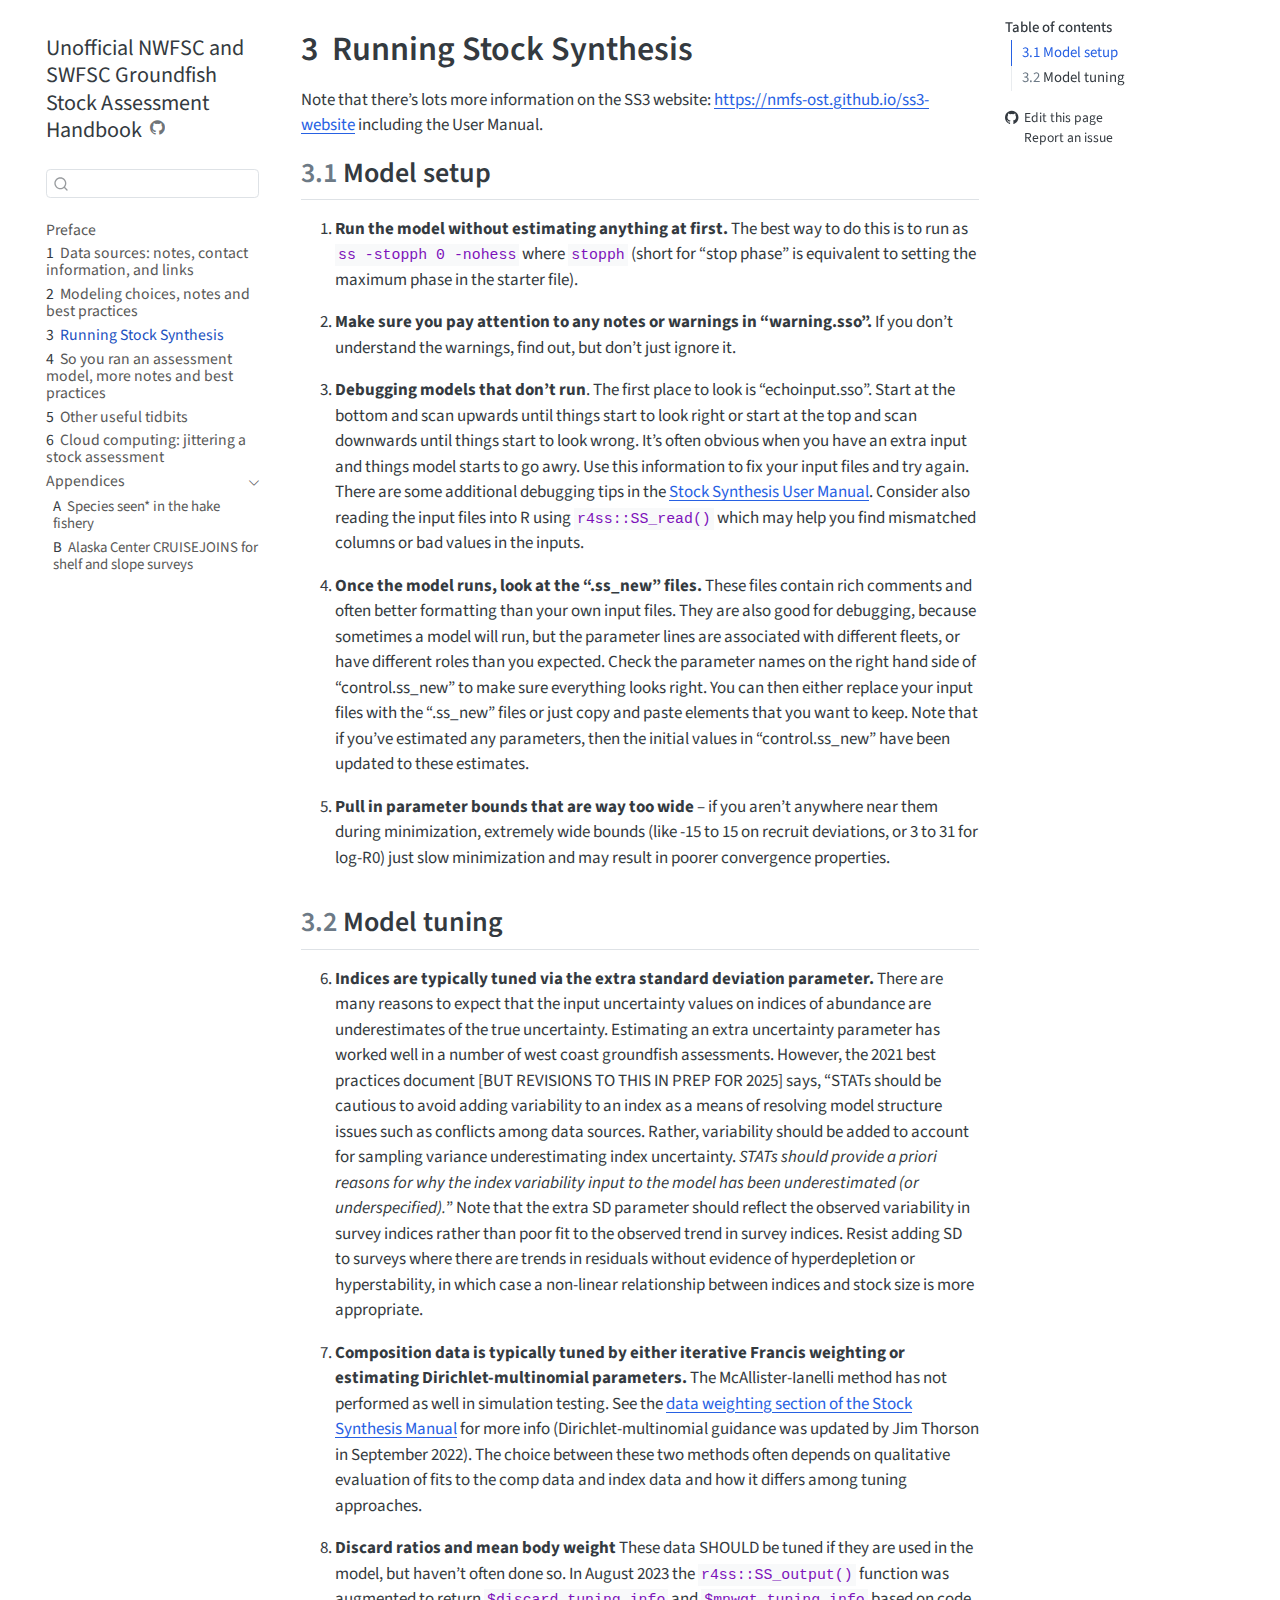
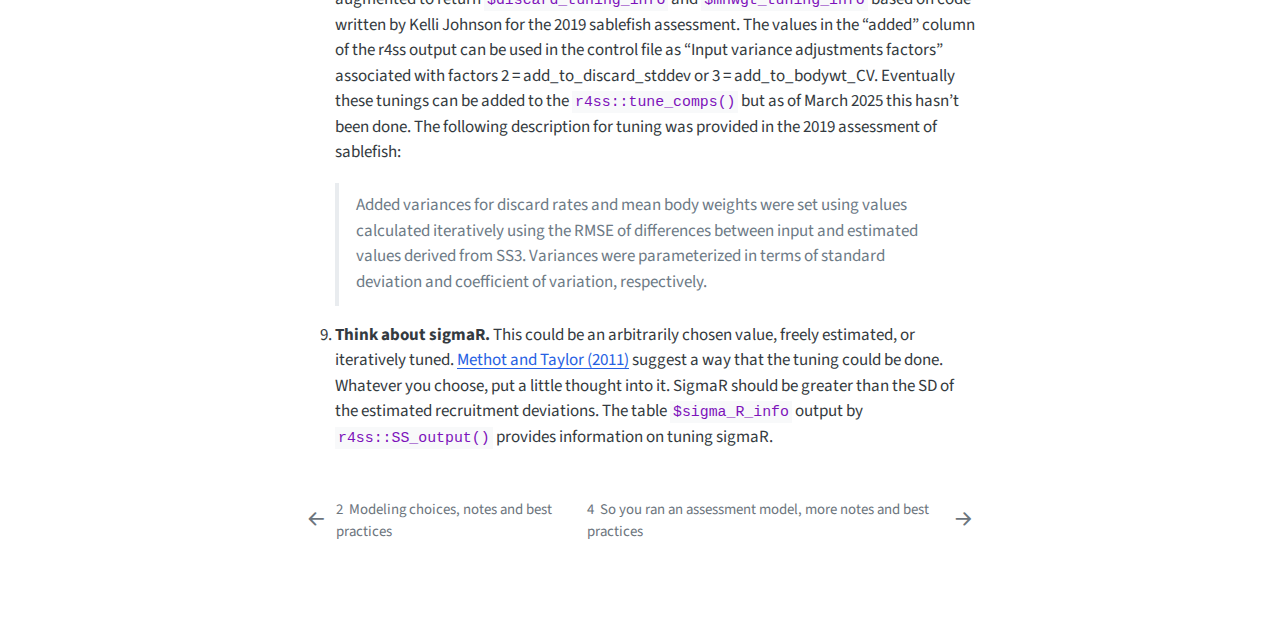
<file: 03-stock-synthesis.html>
<!DOCTYPE html>
<html xmlns="http://www.w3.org/1999/xhtml" lang="en" xml:lang="en"><head>

<meta charset="utf-8">
<meta name="generator" content="quarto-1.6.42">

<meta name="viewport" content="width=device-width, initial-scale=1.0, user-scalable=yes">


<title>3&nbsp; Running Stock Synthesis – Unofficial NWFSC and SWFSC Groundfish Stock Assessment Handbook</title>
<style>
code{white-space: pre-wrap;}
span.smallcaps{font-variant: small-caps;}
div.columns{display: flex; gap: min(4vw, 1.5em);}
div.column{flex: auto; overflow-x: auto;}
div.hanging-indent{margin-left: 1.5em; text-indent: -1.5em;}
ul.task-list{list-style: none;}
ul.task-list li input[type="checkbox"] {
  width: 0.8em;
  margin: 0 0.8em 0.2em -1em; /* quarto-specific, see https://github.com/quarto-dev/quarto-cli/issues/4556 */ 
  vertical-align: middle;
}
</style>


<script src="site_libs/quarto-nav/quarto-nav.js"></script>
<script src="site_libs/quarto-nav/headroom.min.js"></script>
<script src="site_libs/clipboard/clipboard.min.js"></script>
<script src="site_libs/quarto-search/autocomplete.umd.js"></script>
<script src="site_libs/quarto-search/fuse.min.js"></script>
<script src="site_libs/quarto-search/quarto-search.js"></script>
<meta name="quarto:offset" content="./">
<link href="./04-post-model.html" rel="next">
<link href="./02-model-choices.html" rel="prev">
<script src="site_libs/quarto-html/quarto.js"></script>
<script src="site_libs/quarto-html/popper.min.js"></script>
<script src="site_libs/quarto-html/tippy.umd.min.js"></script>
<script src="site_libs/quarto-html/anchor.min.js"></script>
<link href="site_libs/quarto-html/tippy.css" rel="stylesheet">
<link href="site_libs/quarto-html/quarto-syntax-highlighting-2f5df379a58b258e96c21c0638c20c03.css" rel="stylesheet" id="quarto-text-highlighting-styles">
<script src="site_libs/bootstrap/bootstrap.min.js"></script>
<link href="site_libs/bootstrap/bootstrap-icons.css" rel="stylesheet">
<link href="site_libs/bootstrap/bootstrap-a34d670291f06f286357e447776a572a.min.css" rel="stylesheet" append-hash="true" id="quarto-bootstrap" data-mode="light">
<script id="quarto-search-options" type="application/json">{
  "location": "sidebar",
  "copy-button": false,
  "collapse-after": 3,
  "panel-placement": "start",
  "type": "textbox",
  "limit": 50,
  "keyboard-shortcut": [
    "f",
    "/",
    "s"
  ],
  "show-item-context": false,
  "language": {
    "search-no-results-text": "No results",
    "search-matching-documents-text": "matching documents",
    "search-copy-link-title": "Copy link to search",
    "search-hide-matches-text": "Hide additional matches",
    "search-more-match-text": "more match in this document",
    "search-more-matches-text": "more matches in this document",
    "search-clear-button-title": "Clear",
    "search-text-placeholder": "",
    "search-detached-cancel-button-title": "Cancel",
    "search-submit-button-title": "Submit",
    "search-label": "Search"
  }
}</script>


</head>

<body class="nav-sidebar floating">

<div id="quarto-search-results"></div>
  <header id="quarto-header" class="headroom fixed-top">
  <nav class="quarto-secondary-nav">
    <div class="container-fluid d-flex">
      <button type="button" class="quarto-btn-toggle btn" data-bs-toggle="collapse" role="button" data-bs-target=".quarto-sidebar-collapse-item" aria-controls="quarto-sidebar" aria-expanded="false" aria-label="Toggle sidebar navigation" onclick="if (window.quartoToggleHeadroom) { window.quartoToggleHeadroom(); }">
        <i class="bi bi-layout-text-sidebar-reverse"></i>
      </button>
        <nav class="quarto-page-breadcrumbs" aria-label="breadcrumb"><ol class="breadcrumb"><li class="breadcrumb-item"><a href="./03-stock-synthesis.html"><span class="chapter-number">3</span>&nbsp; <span class="chapter-title">Running Stock Synthesis</span></a></li></ol></nav>
        <a class="flex-grow-1" role="navigation" data-bs-toggle="collapse" data-bs-target=".quarto-sidebar-collapse-item" aria-controls="quarto-sidebar" aria-expanded="false" aria-label="Toggle sidebar navigation" onclick="if (window.quartoToggleHeadroom) { window.quartoToggleHeadroom(); }">      
        </a>
      <button type="button" class="btn quarto-search-button" aria-label="Search" onclick="window.quartoOpenSearch();">
        <i class="bi bi-search"></i>
      </button>
    </div>
  </nav>
</header>
<!-- content -->
<div id="quarto-content" class="quarto-container page-columns page-rows-contents page-layout-article">
<!-- sidebar -->
  <nav id="quarto-sidebar" class="sidebar collapse collapse-horizontal quarto-sidebar-collapse-item sidebar-navigation floating overflow-auto">
    <div class="pt-lg-2 mt-2 text-left sidebar-header">
    <div class="sidebar-title mb-0 py-0">
      <a href="./">Unofficial NWFSC and SWFSC Groundfish Stock Assessment Handbook</a> 
        <div class="sidebar-tools-main">
    <a href="https://github.com/pfmc-assessments/pfmc_assessment_handbook" title="Source Code" class="quarto-navigation-tool px-1" aria-label="Source Code"><i class="bi bi-github"></i></a>
</div>
    </div>
      </div>
        <div class="mt-2 flex-shrink-0 align-items-center">
        <div class="sidebar-search">
        <div id="quarto-search" class="" title="Search"></div>
        </div>
        </div>
    <div class="sidebar-menu-container"> 
    <ul class="list-unstyled mt-1">
        <li class="sidebar-item">
  <div class="sidebar-item-container"> 
  <a href="./index.html" class="sidebar-item-text sidebar-link">
 <span class="menu-text">Preface</span></a>
  </div>
</li>
        <li class="sidebar-item">
  <div class="sidebar-item-container"> 
  <a href="./01-data-sources.html" class="sidebar-item-text sidebar-link">
 <span class="menu-text"><span class="chapter-number">1</span>&nbsp; <span class="chapter-title">Data sources: notes, contact information, and links</span></span></a>
  </div>
</li>
        <li class="sidebar-item">
  <div class="sidebar-item-container"> 
  <a href="./02-model-choices.html" class="sidebar-item-text sidebar-link">
 <span class="menu-text"><span class="chapter-number">2</span>&nbsp; <span class="chapter-title">Modeling choices, notes and best practices</span></span></a>
  </div>
</li>
        <li class="sidebar-item">
  <div class="sidebar-item-container"> 
  <a href="./03-stock-synthesis.html" class="sidebar-item-text sidebar-link active">
 <span class="menu-text"><span class="chapter-number">3</span>&nbsp; <span class="chapter-title">Running Stock Synthesis</span></span></a>
  </div>
</li>
        <li class="sidebar-item">
  <div class="sidebar-item-container"> 
  <a href="./04-post-model.html" class="sidebar-item-text sidebar-link">
 <span class="menu-text"><span class="chapter-number">4</span>&nbsp; <span class="chapter-title">So you ran an assessment model, more notes and best practices</span></span></a>
  </div>
</li>
        <li class="sidebar-item">
  <div class="sidebar-item-container"> 
  <a href="./05-other.html" class="sidebar-item-text sidebar-link">
 <span class="menu-text"><span class="chapter-number">5</span>&nbsp; <span class="chapter-title">Other useful tidbits</span></span></a>
  </div>
</li>
        <li class="sidebar-item">
  <div class="sidebar-item-container"> 
  <a href="./cloud-computing.html" class="sidebar-item-text sidebar-link">
 <span class="menu-text"><span class="chapter-number">6</span>&nbsp; <span class="chapter-title">Cloud computing: jittering a stock assessment</span></span></a>
  </div>
</li>
        <li class="sidebar-item sidebar-item-section">
      <div class="sidebar-item-container"> 
            <a class="sidebar-item-text sidebar-link text-start" data-bs-toggle="collapse" data-bs-target="#quarto-sidebar-section-1" role="navigation" aria-expanded="true">
 <span class="menu-text">Appendices</span></a>
          <a class="sidebar-item-toggle text-start" data-bs-toggle="collapse" data-bs-target="#quarto-sidebar-section-1" role="navigation" aria-expanded="true" aria-label="Toggle section">
            <i class="bi bi-chevron-right ms-2"></i>
          </a> 
      </div>
      <ul id="quarto-sidebar-section-1" class="collapse list-unstyled sidebar-section depth1 show">  
          <li class="sidebar-item">
  <div class="sidebar-item-container"> 
  <a href="./appendix-a.html" class="sidebar-item-text sidebar-link">
 <span class="menu-text"><span class="chapter-number">A</span>&nbsp; <span class="chapter-title">Species seen* in the hake fishery</span></span></a>
  </div>
</li>
          <li class="sidebar-item">
  <div class="sidebar-item-container"> 
  <a href="./appendix-b.html" class="sidebar-item-text sidebar-link">
 <span class="menu-text"><span class="chapter-number">B</span>&nbsp; <span class="chapter-title">Alaska Center CRUISEJOINS for shelf and slope surveys</span></span></a>
  </div>
</li>
      </ul>
  </li>
    </ul>
    </div>
</nav>
<div id="quarto-sidebar-glass" class="quarto-sidebar-collapse-item" data-bs-toggle="collapse" data-bs-target=".quarto-sidebar-collapse-item"></div>
<!-- margin-sidebar -->
    <div id="quarto-margin-sidebar" class="sidebar margin-sidebar">
        <nav id="TOC" role="doc-toc" class="toc-active">
    <h2 id="toc-title">Table of contents</h2>
   
  <ul>
  <li><a href="#model-setup" id="toc-model-setup" class="nav-link active" data-scroll-target="#model-setup"><span class="header-section-number">3.1</span> Model setup</a></li>
  <li><a href="#model-tuning" id="toc-model-tuning" class="nav-link" data-scroll-target="#model-tuning"><span class="header-section-number">3.2</span> Model tuning</a></li>
  </ul>
<div class="toc-actions"><ul><li><a href="https://github.com/pfmc-assessments/pfmc_assessment_handbook/edit/main/03-stock-synthesis.qmd" class="toc-action"><i class="bi bi-github"></i>Edit this page</a></li><li><a href="https://github.com/pfmc-assessments/pfmc_assessment_handbook/issues/new" class="toc-action"><i class="bi empty"></i>Report an issue</a></li></ul></div></nav>
    </div>
<!-- main -->
<main class="content" id="quarto-document-content">

<header id="title-block-header" class="quarto-title-block default">
<div class="quarto-title">
<h1 class="title"><span class="chapter-number">3</span>&nbsp; <span class="chapter-title">Running Stock Synthesis</span></h1>
</div>



<div class="quarto-title-meta">

    
  
    
  </div>
  


</header>


<p>Note that there’s lots more information on the SS3 website: <a href="https://nmfs-ost.github.io/ss3-website" class="uri">https://nmfs-ost.github.io/ss3-website</a> including the User Manual.</p>
<section id="model-setup" class="level2" data-number="3.1">
<h2 data-number="3.1" class="anchored" data-anchor-id="model-setup"><span class="header-section-number">3.1</span> Model setup</h2>
<ol type="1">
<li><p><strong>Run the model without estimating anything at first.</strong> The best way to do this is to run as <code>ss -stopph 0 -nohess</code> where <code>stopph</code> (short for “stop phase” is equivalent to setting the maximum phase in the starter file).</p></li>
<li><p><strong>Make sure you pay attention to any notes or warnings in “warning.sso”.</strong> If you don’t understand the warnings, find out, but don’t just ignore it.</p></li>
<li><p><strong>Debugging models that don’t run</strong>. The first place to look is “echoinput.sso”. Start at the bottom and scan upwards until things start to look right or start at the top and scan downwards until things start to look wrong. It’s often obvious when you have an extra input and things model starts to go awry. Use this information to fix your input files and try again. There are some additional debugging tips in the <a href="https://nmfs-ost.github.io/ss3-doc/SS330_User_Manual_release.html#debugging-tips">Stock Synthesis User Manual</a>. Consider also reading the input files into R using <code>r4ss::SS_read()</code> which may help you find mismatched columns or bad values in the inputs.</p></li>
<li><p><strong>Once the model runs, look at the “.ss_new” files.</strong> These files contain rich comments and often better formatting than your own input files. They are also good for debugging, because sometimes a model will run, but the parameter lines are associated with different fleets, or have different roles than you expected. Check the parameter names on the right hand side of “control.ss_new” to make sure everything looks right. You can then either replace your input files with the “.ss_new” files or just copy and paste elements that you want to keep. Note that if you’ve estimated any parameters, then the initial values in “control.ss_new” have been updated to these estimates.</p></li>
<li><p><strong>Pull in parameter bounds that are way too wide</strong> – if you aren’t anywhere near them during minimization, extremely wide bounds (like -15 to 15 on recruit deviations, or 3 to 31 for log-R0) just slow minimization and may result in poorer convergence properties.</p></li>
</ol>
</section>
<section id="model-tuning" class="level2" data-number="3.2">
<h2 data-number="3.2" class="anchored" data-anchor-id="model-tuning"><span class="header-section-number">3.2</span> Model tuning</h2>
<ol start="6" type="1">
<li><p><strong>Indices are typically tuned via the extra standard deviation parameter.</strong> There are many reasons to expect that the input uncertainty values on indices of abundance are underestimates of the true uncertainty. Estimating an extra uncertainty parameter has worked well in a number of west coast groundfish assessments. However, the 2021 best practices document [BUT REVISIONS TO THIS IN PREP FOR 2025] says, “STATs should be cautious to avoid adding variability to an index as a means of resolving model structure issues such as conflicts among data sources. Rather, variability should be added to account for sampling variance underestimating index uncertainty. <em>STATs should provide a priori reasons for why the index variability input to the model has been underestimated (or underspecified).</em>” Note that the extra SD parameter should reflect the observed variability in survey indices rather than poor fit to the observed trend in survey indices. Resist adding SD to surveys where there are trends in residuals without evidence of hyperdepletion or hyperstability, in which case a non-linear relationship between indices and stock size is more appropriate.</p></li>
<li><p><strong>Composition data is typically tuned by either iterative Francis weighting or estimating Dirichlet-multinomial parameters.</strong> The McAllister-Ianelli method has not performed as well in simulation testing. See the <a href="https://nmfs-stock-synthesis.github.io/doc/SS330_User_Manual.html#DataWeight">data weighting section of the Stock Synthesis Manual</a> for more info (Dirichlet-multinomial guidance was updated by Jim Thorson in September 2022). The choice between these two methods often depends on qualitative evaluation of fits to the comp data and index data and how it differs among tuning approaches.</p></li>
<li><p><strong>Discard ratios and mean body weight</strong> These data SHOULD be tuned if they are used in the model, but haven’t often done so. In August 2023 the <code>r4ss::SS_output()</code> function was augmented to return <code>$discard_tuning_info</code> and <code>$mnwgt_tuning_info</code> based on code written by Kelli Johnson for the 2019 sablefish assessment. The values in the “added” column of the r4ss output can be used in the control file as “Input variance adjustments factors” associated with factors 2 = add_to_discard_stddev or 3 = add_to_bodywt_CV. Eventually these tunings can be added to the <code>r4ss::tune_comps()</code> but as of March 2025 this hasn’t been done. The following description for tuning was provided in the 2019 assessment of sablefish:</p>
<blockquote class="blockquote">
<p>Added variances for discard rates and mean body weights were set using values calculated iteratively using the RMSE of differences between input and estimated values derived from SS3. Variances were parameterized in terms of standard deviation and coefficient of variation, respectively.</p>
</blockquote></li>
<li><p><strong>Think about sigmaR.</strong> This could be an arbitrarily chosen value, freely estimated, or iteratively tuned. <a href="https://cdnsciencepub.com/doi/10.1139/f2011-092">Methot and Taylor (2011)</a> suggest a way that the tuning could be done. Whatever you choose, put a little thought into it. SigmaR should be greater than the SD of the estimated recruitment deviations. The table <code>$sigma_R_info</code> output by <code>r4ss::SS_output()</code> provides information on tuning sigmaR.</p></li>
</ol>


</section>

</main> <!-- /main -->
<script id="quarto-html-after-body" type="application/javascript">
window.document.addEventListener("DOMContentLoaded", function (event) {
  const toggleBodyColorMode = (bsSheetEl) => {
    const mode = bsSheetEl.getAttribute("data-mode");
    const bodyEl = window.document.querySelector("body");
    if (mode === "dark") {
      bodyEl.classList.add("quarto-dark");
      bodyEl.classList.remove("quarto-light");
    } else {
      bodyEl.classList.add("quarto-light");
      bodyEl.classList.remove("quarto-dark");
    }
  }
  const toggleBodyColorPrimary = () => {
    const bsSheetEl = window.document.querySelector("link#quarto-bootstrap");
    if (bsSheetEl) {
      toggleBodyColorMode(bsSheetEl);
    }
  }
  toggleBodyColorPrimary();  
  const icon = "";
  const anchorJS = new window.AnchorJS();
  anchorJS.options = {
    placement: 'right',
    icon: icon
  };
  anchorJS.add('.anchored');
  const isCodeAnnotation = (el) => {
    for (const clz of el.classList) {
      if (clz.startsWith('code-annotation-')) {                     
        return true;
      }
    }
    return false;
  }
  const onCopySuccess = function(e) {
    // button target
    const button = e.trigger;
    // don't keep focus
    button.blur();
    // flash "checked"
    button.classList.add('code-copy-button-checked');
    var currentTitle = button.getAttribute("title");
    button.setAttribute("title", "Copied!");
    let tooltip;
    if (window.bootstrap) {
      button.setAttribute("data-bs-toggle", "tooltip");
      button.setAttribute("data-bs-placement", "left");
      button.setAttribute("data-bs-title", "Copied!");
      tooltip = new bootstrap.Tooltip(button, 
        { trigger: "manual", 
          customClass: "code-copy-button-tooltip",
          offset: [0, -8]});
      tooltip.show();    
    }
    setTimeout(function() {
      if (tooltip) {
        tooltip.hide();
        button.removeAttribute("data-bs-title");
        button.removeAttribute("data-bs-toggle");
        button.removeAttribute("data-bs-placement");
      }
      button.setAttribute("title", currentTitle);
      button.classList.remove('code-copy-button-checked');
    }, 1000);
    // clear code selection
    e.clearSelection();
  }
  const getTextToCopy = function(trigger) {
      const codeEl = trigger.previousElementSibling.cloneNode(true);
      for (const childEl of codeEl.children) {
        if (isCodeAnnotation(childEl)) {
          childEl.remove();
        }
      }
      return codeEl.innerText;
  }
  const clipboard = new window.ClipboardJS('.code-copy-button:not([data-in-quarto-modal])', {
    text: getTextToCopy
  });
  clipboard.on('success', onCopySuccess);
  if (window.document.getElementById('quarto-embedded-source-code-modal')) {
    const clipboardModal = new window.ClipboardJS('.code-copy-button[data-in-quarto-modal]', {
      text: getTextToCopy,
      container: window.document.getElementById('quarto-embedded-source-code-modal')
    });
    clipboardModal.on('success', onCopySuccess);
  }
    var localhostRegex = new RegExp(/^(?:http|https):\/\/localhost\:?[0-9]*\//);
    var mailtoRegex = new RegExp(/^mailto:/);
      var filterRegex = new RegExp("https:\/\/pfmc-assessments\.github\.io\/pfmc_assessment_handbook\/");
    var isInternal = (href) => {
        return filterRegex.test(href) || localhostRegex.test(href) || mailtoRegex.test(href);
    }
    // Inspect non-navigation links and adorn them if external
 	var links = window.document.querySelectorAll('a[href]:not(.nav-link):not(.navbar-brand):not(.toc-action):not(.sidebar-link):not(.sidebar-item-toggle):not(.pagination-link):not(.no-external):not([aria-hidden]):not(.dropdown-item):not(.quarto-navigation-tool):not(.about-link)');
    for (var i=0; i<links.length; i++) {
      const link = links[i];
      if (!isInternal(link.href)) {
        // undo the damage that might have been done by quarto-nav.js in the case of
        // links that we want to consider external
        if (link.dataset.originalHref !== undefined) {
          link.href = link.dataset.originalHref;
        }
      }
    }
  function tippyHover(el, contentFn, onTriggerFn, onUntriggerFn) {
    const config = {
      allowHTML: true,
      maxWidth: 500,
      delay: 100,
      arrow: false,
      appendTo: function(el) {
          return el.parentElement;
      },
      interactive: true,
      interactiveBorder: 10,
      theme: 'quarto',
      placement: 'bottom-start',
    };
    if (contentFn) {
      config.content = contentFn;
    }
    if (onTriggerFn) {
      config.onTrigger = onTriggerFn;
    }
    if (onUntriggerFn) {
      config.onUntrigger = onUntriggerFn;
    }
    window.tippy(el, config); 
  }
  const noterefs = window.document.querySelectorAll('a[role="doc-noteref"]');
  for (var i=0; i<noterefs.length; i++) {
    const ref = noterefs[i];
    tippyHover(ref, function() {
      // use id or data attribute instead here
      let href = ref.getAttribute('data-footnote-href') || ref.getAttribute('href');
      try { href = new URL(href).hash; } catch {}
      const id = href.replace(/^#\/?/, "");
      const note = window.document.getElementById(id);
      if (note) {
        return note.innerHTML;
      } else {
        return "";
      }
    });
  }
  const xrefs = window.document.querySelectorAll('a.quarto-xref');
  const processXRef = (id, note) => {
    // Strip column container classes
    const stripColumnClz = (el) => {
      el.classList.remove("page-full", "page-columns");
      if (el.children) {
        for (const child of el.children) {
          stripColumnClz(child);
        }
      }
    }
    stripColumnClz(note)
    if (id === null || id.startsWith('sec-')) {
      // Special case sections, only their first couple elements
      const container = document.createElement("div");
      if (note.children && note.children.length > 2) {
        container.appendChild(note.children[0].cloneNode(true));
        for (let i = 1; i < note.children.length; i++) {
          const child = note.children[i];
          if (child.tagName === "P" && child.innerText === "") {
            continue;
          } else {
            container.appendChild(child.cloneNode(true));
            break;
          }
        }
        if (window.Quarto?.typesetMath) {
          window.Quarto.typesetMath(container);
        }
        return container.innerHTML
      } else {
        if (window.Quarto?.typesetMath) {
          window.Quarto.typesetMath(note);
        }
        return note.innerHTML;
      }
    } else {
      // Remove any anchor links if they are present
      const anchorLink = note.querySelector('a.anchorjs-link');
      if (anchorLink) {
        anchorLink.remove();
      }
      if (window.Quarto?.typesetMath) {
        window.Quarto.typesetMath(note);
      }
      if (note.classList.contains("callout")) {
        return note.outerHTML;
      } else {
        return note.innerHTML;
      }
    }
  }
  for (var i=0; i<xrefs.length; i++) {
    const xref = xrefs[i];
    tippyHover(xref, undefined, function(instance) {
      instance.disable();
      let url = xref.getAttribute('href');
      let hash = undefined; 
      if (url.startsWith('#')) {
        hash = url;
      } else {
        try { hash = new URL(url).hash; } catch {}
      }
      if (hash) {
        const id = hash.replace(/^#\/?/, "");
        const note = window.document.getElementById(id);
        if (note !== null) {
          try {
            const html = processXRef(id, note.cloneNode(true));
            instance.setContent(html);
          } finally {
            instance.enable();
            instance.show();
          }
        } else {
          // See if we can fetch this
          fetch(url.split('#')[0])
          .then(res => res.text())
          .then(html => {
            const parser = new DOMParser();
            const htmlDoc = parser.parseFromString(html, "text/html");
            const note = htmlDoc.getElementById(id);
            if (note !== null) {
              const html = processXRef(id, note);
              instance.setContent(html);
            } 
          }).finally(() => {
            instance.enable();
            instance.show();
          });
        }
      } else {
        // See if we can fetch a full url (with no hash to target)
        // This is a special case and we should probably do some content thinning / targeting
        fetch(url)
        .then(res => res.text())
        .then(html => {
          const parser = new DOMParser();
          const htmlDoc = parser.parseFromString(html, "text/html");
          const note = htmlDoc.querySelector('main.content');
          if (note !== null) {
            // This should only happen for chapter cross references
            // (since there is no id in the URL)
            // remove the first header
            if (note.children.length > 0 && note.children[0].tagName === "HEADER") {
              note.children[0].remove();
            }
            const html = processXRef(null, note);
            instance.setContent(html);
          } 
        }).finally(() => {
          instance.enable();
          instance.show();
        });
      }
    }, function(instance) {
    });
  }
      let selectedAnnoteEl;
      const selectorForAnnotation = ( cell, annotation) => {
        let cellAttr = 'data-code-cell="' + cell + '"';
        let lineAttr = 'data-code-annotation="' +  annotation + '"';
        const selector = 'span[' + cellAttr + '][' + lineAttr + ']';
        return selector;
      }
      const selectCodeLines = (annoteEl) => {
        const doc = window.document;
        const targetCell = annoteEl.getAttribute("data-target-cell");
        const targetAnnotation = annoteEl.getAttribute("data-target-annotation");
        const annoteSpan = window.document.querySelector(selectorForAnnotation(targetCell, targetAnnotation));
        const lines = annoteSpan.getAttribute("data-code-lines").split(",");
        const lineIds = lines.map((line) => {
          return targetCell + "-" + line;
        })
        let top = null;
        let height = null;
        let parent = null;
        if (lineIds.length > 0) {
            //compute the position of the single el (top and bottom and make a div)
            const el = window.document.getElementById(lineIds[0]);
            top = el.offsetTop;
            height = el.offsetHeight;
            parent = el.parentElement.parentElement;
          if (lineIds.length > 1) {
            const lastEl = window.document.getElementById(lineIds[lineIds.length - 1]);
            const bottom = lastEl.offsetTop + lastEl.offsetHeight;
            height = bottom - top;
          }
          if (top !== null && height !== null && parent !== null) {
            // cook up a div (if necessary) and position it 
            let div = window.document.getElementById("code-annotation-line-highlight");
            if (div === null) {
              div = window.document.createElement("div");
              div.setAttribute("id", "code-annotation-line-highlight");
              div.style.position = 'absolute';
              parent.appendChild(div);
            }
            div.style.top = top - 2 + "px";
            div.style.height = height + 4 + "px";
            div.style.left = 0;
            let gutterDiv = window.document.getElementById("code-annotation-line-highlight-gutter");
            if (gutterDiv === null) {
              gutterDiv = window.document.createElement("div");
              gutterDiv.setAttribute("id", "code-annotation-line-highlight-gutter");
              gutterDiv.style.position = 'absolute';
              const codeCell = window.document.getElementById(targetCell);
              const gutter = codeCell.querySelector('.code-annotation-gutter');
              gutter.appendChild(gutterDiv);
            }
            gutterDiv.style.top = top - 2 + "px";
            gutterDiv.style.height = height + 4 + "px";
          }
          selectedAnnoteEl = annoteEl;
        }
      };
      const unselectCodeLines = () => {
        const elementsIds = ["code-annotation-line-highlight", "code-annotation-line-highlight-gutter"];
        elementsIds.forEach((elId) => {
          const div = window.document.getElementById(elId);
          if (div) {
            div.remove();
          }
        });
        selectedAnnoteEl = undefined;
      };
        // Handle positioning of the toggle
    window.addEventListener(
      "resize",
      throttle(() => {
        elRect = undefined;
        if (selectedAnnoteEl) {
          selectCodeLines(selectedAnnoteEl);
        }
      }, 10)
    );
    function throttle(fn, ms) {
    let throttle = false;
    let timer;
      return (...args) => {
        if(!throttle) { // first call gets through
            fn.apply(this, args);
            throttle = true;
        } else { // all the others get throttled
            if(timer) clearTimeout(timer); // cancel #2
            timer = setTimeout(() => {
              fn.apply(this, args);
              timer = throttle = false;
            }, ms);
        }
      };
    }
      // Attach click handler to the DT
      const annoteDls = window.document.querySelectorAll('dt[data-target-cell]');
      for (const annoteDlNode of annoteDls) {
        annoteDlNode.addEventListener('click', (event) => {
          const clickedEl = event.target;
          if (clickedEl !== selectedAnnoteEl) {
            unselectCodeLines();
            const activeEl = window.document.querySelector('dt[data-target-cell].code-annotation-active');
            if (activeEl) {
              activeEl.classList.remove('code-annotation-active');
            }
            selectCodeLines(clickedEl);
            clickedEl.classList.add('code-annotation-active');
          } else {
            // Unselect the line
            unselectCodeLines();
            clickedEl.classList.remove('code-annotation-active');
          }
        });
      }
  const findCites = (el) => {
    const parentEl = el.parentElement;
    if (parentEl) {
      const cites = parentEl.dataset.cites;
      if (cites) {
        return {
          el,
          cites: cites.split(' ')
        };
      } else {
        return findCites(el.parentElement)
      }
    } else {
      return undefined;
    }
  };
  var bibliorefs = window.document.querySelectorAll('a[role="doc-biblioref"]');
  for (var i=0; i<bibliorefs.length; i++) {
    const ref = bibliorefs[i];
    const citeInfo = findCites(ref);
    if (citeInfo) {
      tippyHover(citeInfo.el, function() {
        var popup = window.document.createElement('div');
        citeInfo.cites.forEach(function(cite) {
          var citeDiv = window.document.createElement('div');
          citeDiv.classList.add('hanging-indent');
          citeDiv.classList.add('csl-entry');
          var biblioDiv = window.document.getElementById('ref-' + cite);
          if (biblioDiv) {
            citeDiv.innerHTML = biblioDiv.innerHTML;
          }
          popup.appendChild(citeDiv);
        });
        return popup.innerHTML;
      });
    }
  }
});
</script>
<nav class="page-navigation">
  <div class="nav-page nav-page-previous">
      <a href="./02-model-choices.html" class="pagination-link" aria-label="Modeling choices, notes and best practices">
        <i class="bi bi-arrow-left-short"></i> <span class="nav-page-text"><span class="chapter-number">2</span>&nbsp; <span class="chapter-title">Modeling choices, notes and best practices</span></span>
      </a>          
  </div>
  <div class="nav-page nav-page-next">
      <a href="./04-post-model.html" class="pagination-link" aria-label="So you ran an assessment model, more notes and best practices">
        <span class="nav-page-text"><span class="chapter-number">4</span>&nbsp; <span class="chapter-title">So you ran an assessment model, more notes and best practices</span></span> <i class="bi bi-arrow-right-short"></i>
      </a>
  </div>
</nav>
</div> <!-- /content -->




<footer class="footer"><div class="nav-footer"><div class="nav-footer-center"><div class="toc-actions d-sm-block d-md-none"><ul><li><a href="https://github.com/pfmc-assessments/pfmc_assessment_handbook/edit/main/03-stock-synthesis.qmd" class="toc-action"><i class="bi bi-github"></i>Edit this page</a></li><li><a href="https://github.com/pfmc-assessments/pfmc_assessment_handbook/issues/new" class="toc-action"><i class="bi empty"></i>Report an issue</a></li></ul></div></div></div></footer></body></html>
</file>
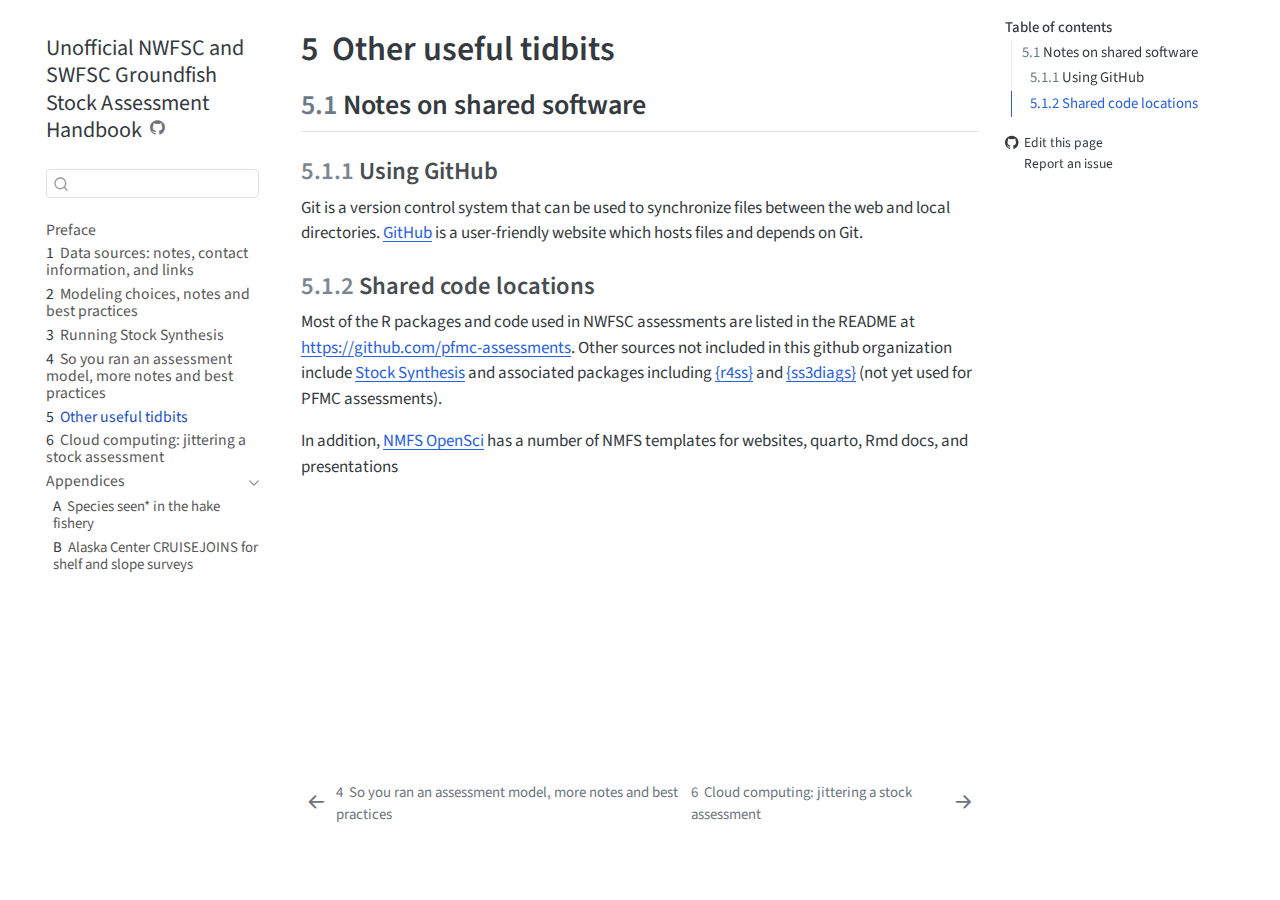
<file: 05-other.html>
<!DOCTYPE html>
<html xmlns="http://www.w3.org/1999/xhtml" lang="en" xml:lang="en"><head>

<meta charset="utf-8">
<meta name="generator" content="quarto-1.6.42">

<meta name="viewport" content="width=device-width, initial-scale=1.0, user-scalable=yes">


<title>5&nbsp; Other useful tidbits – Unofficial NWFSC and SWFSC Groundfish Stock Assessment Handbook</title>
<style>
code{white-space: pre-wrap;}
span.smallcaps{font-variant: small-caps;}
div.columns{display: flex; gap: min(4vw, 1.5em);}
div.column{flex: auto; overflow-x: auto;}
div.hanging-indent{margin-left: 1.5em; text-indent: -1.5em;}
ul.task-list{list-style: none;}
ul.task-list li input[type="checkbox"] {
  width: 0.8em;
  margin: 0 0.8em 0.2em -1em; /* quarto-specific, see https://github.com/quarto-dev/quarto-cli/issues/4556 */ 
  vertical-align: middle;
}
</style>


<script src="site_libs/quarto-nav/quarto-nav.js"></script>
<script src="site_libs/quarto-nav/headroom.min.js"></script>
<script src="site_libs/clipboard/clipboard.min.js"></script>
<script src="site_libs/quarto-search/autocomplete.umd.js"></script>
<script src="site_libs/quarto-search/fuse.min.js"></script>
<script src="site_libs/quarto-search/quarto-search.js"></script>
<meta name="quarto:offset" content="./">
<link href="./cloud-computing.html" rel="next">
<link href="./04-post-model.html" rel="prev">
<script src="site_libs/quarto-html/quarto.js"></script>
<script src="site_libs/quarto-html/popper.min.js"></script>
<script src="site_libs/quarto-html/tippy.umd.min.js"></script>
<script src="site_libs/quarto-html/anchor.min.js"></script>
<link href="site_libs/quarto-html/tippy.css" rel="stylesheet">
<link href="site_libs/quarto-html/quarto-syntax-highlighting-2f5df379a58b258e96c21c0638c20c03.css" rel="stylesheet" id="quarto-text-highlighting-styles">
<script src="site_libs/bootstrap/bootstrap.min.js"></script>
<link href="site_libs/bootstrap/bootstrap-icons.css" rel="stylesheet">
<link href="site_libs/bootstrap/bootstrap-a34d670291f06f286357e447776a572a.min.css" rel="stylesheet" append-hash="true" id="quarto-bootstrap" data-mode="light">
<script id="quarto-search-options" type="application/json">{
  "location": "sidebar",
  "copy-button": false,
  "collapse-after": 3,
  "panel-placement": "start",
  "type": "textbox",
  "limit": 50,
  "keyboard-shortcut": [
    "f",
    "/",
    "s"
  ],
  "show-item-context": false,
  "language": {
    "search-no-results-text": "No results",
    "search-matching-documents-text": "matching documents",
    "search-copy-link-title": "Copy link to search",
    "search-hide-matches-text": "Hide additional matches",
    "search-more-match-text": "more match in this document",
    "search-more-matches-text": "more matches in this document",
    "search-clear-button-title": "Clear",
    "search-text-placeholder": "",
    "search-detached-cancel-button-title": "Cancel",
    "search-submit-button-title": "Submit",
    "search-label": "Search"
  }
}</script>


</head>

<body class="nav-sidebar floating">

<div id="quarto-search-results"></div>
  <header id="quarto-header" class="headroom fixed-top">
  <nav class="quarto-secondary-nav">
    <div class="container-fluid d-flex">
      <button type="button" class="quarto-btn-toggle btn" data-bs-toggle="collapse" role="button" data-bs-target=".quarto-sidebar-collapse-item" aria-controls="quarto-sidebar" aria-expanded="false" aria-label="Toggle sidebar navigation" onclick="if (window.quartoToggleHeadroom) { window.quartoToggleHeadroom(); }">
        <i class="bi bi-layout-text-sidebar-reverse"></i>
      </button>
        <nav class="quarto-page-breadcrumbs" aria-label="breadcrumb"><ol class="breadcrumb"><li class="breadcrumb-item"><a href="./05-other.html"><span class="chapter-number">5</span>&nbsp; <span class="chapter-title">Other useful tidbits</span></a></li></ol></nav>
        <a class="flex-grow-1" role="navigation" data-bs-toggle="collapse" data-bs-target=".quarto-sidebar-collapse-item" aria-controls="quarto-sidebar" aria-expanded="false" aria-label="Toggle sidebar navigation" onclick="if (window.quartoToggleHeadroom) { window.quartoToggleHeadroom(); }">      
        </a>
      <button type="button" class="btn quarto-search-button" aria-label="Search" onclick="window.quartoOpenSearch();">
        <i class="bi bi-search"></i>
      </button>
    </div>
  </nav>
</header>
<!-- content -->
<div id="quarto-content" class="quarto-container page-columns page-rows-contents page-layout-article">
<!-- sidebar -->
  <nav id="quarto-sidebar" class="sidebar collapse collapse-horizontal quarto-sidebar-collapse-item sidebar-navigation floating overflow-auto">
    <div class="pt-lg-2 mt-2 text-left sidebar-header">
    <div class="sidebar-title mb-0 py-0">
      <a href="./">Unofficial NWFSC and SWFSC Groundfish Stock Assessment Handbook</a> 
        <div class="sidebar-tools-main">
    <a href="https://github.com/pfmc-assessments/pfmc_assessment_handbook" title="Source Code" class="quarto-navigation-tool px-1" aria-label="Source Code"><i class="bi bi-github"></i></a>
</div>
    </div>
      </div>
        <div class="mt-2 flex-shrink-0 align-items-center">
        <div class="sidebar-search">
        <div id="quarto-search" class="" title="Search"></div>
        </div>
        </div>
    <div class="sidebar-menu-container"> 
    <ul class="list-unstyled mt-1">
        <li class="sidebar-item">
  <div class="sidebar-item-container"> 
  <a href="./index.html" class="sidebar-item-text sidebar-link">
 <span class="menu-text">Preface</span></a>
  </div>
</li>
        <li class="sidebar-item">
  <div class="sidebar-item-container"> 
  <a href="./01-data-sources.html" class="sidebar-item-text sidebar-link">
 <span class="menu-text"><span class="chapter-number">1</span>&nbsp; <span class="chapter-title">Data sources: notes, contact information, and links</span></span></a>
  </div>
</li>
        <li class="sidebar-item">
  <div class="sidebar-item-container"> 
  <a href="./02-model-choices.html" class="sidebar-item-text sidebar-link">
 <span class="menu-text"><span class="chapter-number">2</span>&nbsp; <span class="chapter-title">Modeling choices, notes and best practices</span></span></a>
  </div>
</li>
        <li class="sidebar-item">
  <div class="sidebar-item-container"> 
  <a href="./03-stock-synthesis.html" class="sidebar-item-text sidebar-link">
 <span class="menu-text"><span class="chapter-number">3</span>&nbsp; <span class="chapter-title">Running Stock Synthesis</span></span></a>
  </div>
</li>
        <li class="sidebar-item">
  <div class="sidebar-item-container"> 
  <a href="./04-post-model.html" class="sidebar-item-text sidebar-link">
 <span class="menu-text"><span class="chapter-number">4</span>&nbsp; <span class="chapter-title">So you ran an assessment model, more notes and best practices</span></span></a>
  </div>
</li>
        <li class="sidebar-item">
  <div class="sidebar-item-container"> 
  <a href="./05-other.html" class="sidebar-item-text sidebar-link active">
 <span class="menu-text"><span class="chapter-number">5</span>&nbsp; <span class="chapter-title">Other useful tidbits</span></span></a>
  </div>
</li>
        <li class="sidebar-item">
  <div class="sidebar-item-container"> 
  <a href="./cloud-computing.html" class="sidebar-item-text sidebar-link">
 <span class="menu-text"><span class="chapter-number">6</span>&nbsp; <span class="chapter-title">Cloud computing: jittering a stock assessment</span></span></a>
  </div>
</li>
        <li class="sidebar-item sidebar-item-section">
      <div class="sidebar-item-container"> 
            <a class="sidebar-item-text sidebar-link text-start" data-bs-toggle="collapse" data-bs-target="#quarto-sidebar-section-1" role="navigation" aria-expanded="true">
 <span class="menu-text">Appendices</span></a>
          <a class="sidebar-item-toggle text-start" data-bs-toggle="collapse" data-bs-target="#quarto-sidebar-section-1" role="navigation" aria-expanded="true" aria-label="Toggle section">
            <i class="bi bi-chevron-right ms-2"></i>
          </a> 
      </div>
      <ul id="quarto-sidebar-section-1" class="collapse list-unstyled sidebar-section depth1 show">  
          <li class="sidebar-item">
  <div class="sidebar-item-container"> 
  <a href="./appendix-a.html" class="sidebar-item-text sidebar-link">
 <span class="menu-text"><span class="chapter-number">A</span>&nbsp; <span class="chapter-title">Species seen* in the hake fishery</span></span></a>
  </div>
</li>
          <li class="sidebar-item">
  <div class="sidebar-item-container"> 
  <a href="./appendix-b.html" class="sidebar-item-text sidebar-link">
 <span class="menu-text"><span class="chapter-number">B</span>&nbsp; <span class="chapter-title">Alaska Center CRUISEJOINS for shelf and slope surveys</span></span></a>
  </div>
</li>
      </ul>
  </li>
    </ul>
    </div>
</nav>
<div id="quarto-sidebar-glass" class="quarto-sidebar-collapse-item" data-bs-toggle="collapse" data-bs-target=".quarto-sidebar-collapse-item"></div>
<!-- margin-sidebar -->
    <div id="quarto-margin-sidebar" class="sidebar margin-sidebar">
        <nav id="TOC" role="doc-toc" class="toc-active">
    <h2 id="toc-title">Table of contents</h2>
   
  <ul>
  <li><a href="#notes-on-shared-software" id="toc-notes-on-shared-software" class="nav-link active" data-scroll-target="#notes-on-shared-software"><span class="header-section-number">5.1</span> Notes on shared software</a>
  <ul class="collapse">
  <li><a href="#using-github" id="toc-using-github" class="nav-link" data-scroll-target="#using-github"><span class="header-section-number">5.1.1</span> Using GitHub</a></li>
  <li><a href="#shared-code-locations" id="toc-shared-code-locations" class="nav-link" data-scroll-target="#shared-code-locations"><span class="header-section-number">5.1.2</span> Shared code locations</a></li>
  </ul></li>
  </ul>
<div class="toc-actions"><ul><li><a href="https://github.com/pfmc-assessments/pfmc_assessment_handbook/edit/main/05-other.qmd" class="toc-action"><i class="bi bi-github"></i>Edit this page</a></li><li><a href="https://github.com/pfmc-assessments/pfmc_assessment_handbook/issues/new" class="toc-action"><i class="bi empty"></i>Report an issue</a></li></ul></div></nav>
    </div>
<!-- main -->
<main class="content" id="quarto-document-content">

<header id="title-block-header" class="quarto-title-block default">
<div class="quarto-title">
<h1 class="title"><span class="chapter-number">5</span>&nbsp; <span class="chapter-title">Other useful tidbits</span></h1>
</div>



<div class="quarto-title-meta">

    
  
    
  </div>
  


</header>


<section id="notes-on-shared-software" class="level2" data-number="5.1">
<h2 data-number="5.1" class="anchored" data-anchor-id="notes-on-shared-software"><span class="header-section-number">5.1</span> Notes on shared software</h2>
<section id="using-github" class="level3" data-number="5.1.1">
<h3 data-number="5.1.1" class="anchored" data-anchor-id="using-github"><span class="header-section-number">5.1.1</span> Using GitHub</h3>
<p>Git is a version control system that can be used to synchronize files between the web and local directories. <a href="https://github.com/">GitHub</a> is a user-friendly website which hosts files and depends on Git.</p>
</section>
<section id="shared-code-locations" class="level3" data-number="5.1.2">
<h3 data-number="5.1.2" class="anchored" data-anchor-id="shared-code-locations"><span class="header-section-number">5.1.2</span> Shared code locations</h3>
<p>Most of the R packages and code used in NWFSC assessments are listed in the README at <a href="https://github.com/pfmc-assessments" class="uri">https://github.com/pfmc-assessments</a>. Other sources not included in this github organization include <a href="https://github.com/nmfs-stock-synthesis/stock-synthesis">Stock Synthesis</a> and associated packages including <a href="https://github.com/r4ss/r4ss/">{r4ss}</a> and <a href="https://github.com/jabbamodel/ss3diags">{ss3diags}</a> (not yet used for PFMC assessments).</p>
<p>In addition, <a href="https://github.com/orgs/nmfs-opensci/repositories">NMFS OpenSci</a> has a number of NMFS templates for websites, quarto, Rmd docs, and presentations</p>


</section>
</section>

</main> <!-- /main -->
<script id="quarto-html-after-body" type="application/javascript">
window.document.addEventListener("DOMContentLoaded", function (event) {
  const toggleBodyColorMode = (bsSheetEl) => {
    const mode = bsSheetEl.getAttribute("data-mode");
    const bodyEl = window.document.querySelector("body");
    if (mode === "dark") {
      bodyEl.classList.add("quarto-dark");
      bodyEl.classList.remove("quarto-light");
    } else {
      bodyEl.classList.add("quarto-light");
      bodyEl.classList.remove("quarto-dark");
    }
  }
  const toggleBodyColorPrimary = () => {
    const bsSheetEl = window.document.querySelector("link#quarto-bootstrap");
    if (bsSheetEl) {
      toggleBodyColorMode(bsSheetEl);
    }
  }
  toggleBodyColorPrimary();  
  const icon = "";
  const anchorJS = new window.AnchorJS();
  anchorJS.options = {
    placement: 'right',
    icon: icon
  };
  anchorJS.add('.anchored');
  const isCodeAnnotation = (el) => {
    for (const clz of el.classList) {
      if (clz.startsWith('code-annotation-')) {                     
        return true;
      }
    }
    return false;
  }
  const onCopySuccess = function(e) {
    // button target
    const button = e.trigger;
    // don't keep focus
    button.blur();
    // flash "checked"
    button.classList.add('code-copy-button-checked');
    var currentTitle = button.getAttribute("title");
    button.setAttribute("title", "Copied!");
    let tooltip;
    if (window.bootstrap) {
      button.setAttribute("data-bs-toggle", "tooltip");
      button.setAttribute("data-bs-placement", "left");
      button.setAttribute("data-bs-title", "Copied!");
      tooltip = new bootstrap.Tooltip(button, 
        { trigger: "manual", 
          customClass: "code-copy-button-tooltip",
          offset: [0, -8]});
      tooltip.show();    
    }
    setTimeout(function() {
      if (tooltip) {
        tooltip.hide();
        button.removeAttribute("data-bs-title");
        button.removeAttribute("data-bs-toggle");
        button.removeAttribute("data-bs-placement");
      }
      button.setAttribute("title", currentTitle);
      button.classList.remove('code-copy-button-checked');
    }, 1000);
    // clear code selection
    e.clearSelection();
  }
  const getTextToCopy = function(trigger) {
      const codeEl = trigger.previousElementSibling.cloneNode(true);
      for (const childEl of codeEl.children) {
        if (isCodeAnnotation(childEl)) {
          childEl.remove();
        }
      }
      return codeEl.innerText;
  }
  const clipboard = new window.ClipboardJS('.code-copy-button:not([data-in-quarto-modal])', {
    text: getTextToCopy
  });
  clipboard.on('success', onCopySuccess);
  if (window.document.getElementById('quarto-embedded-source-code-modal')) {
    const clipboardModal = new window.ClipboardJS('.code-copy-button[data-in-quarto-modal]', {
      text: getTextToCopy,
      container: window.document.getElementById('quarto-embedded-source-code-modal')
    });
    clipboardModal.on('success', onCopySuccess);
  }
    var localhostRegex = new RegExp(/^(?:http|https):\/\/localhost\:?[0-9]*\//);
    var mailtoRegex = new RegExp(/^mailto:/);
      var filterRegex = new RegExp("https:\/\/pfmc-assessments\.github\.io\/pfmc_assessment_handbook\/");
    var isInternal = (href) => {
        return filterRegex.test(href) || localhostRegex.test(href) || mailtoRegex.test(href);
    }
    // Inspect non-navigation links and adorn them if external
 	var links = window.document.querySelectorAll('a[href]:not(.nav-link):not(.navbar-brand):not(.toc-action):not(.sidebar-link):not(.sidebar-item-toggle):not(.pagination-link):not(.no-external):not([aria-hidden]):not(.dropdown-item):not(.quarto-navigation-tool):not(.about-link)');
    for (var i=0; i<links.length; i++) {
      const link = links[i];
      if (!isInternal(link.href)) {
        // undo the damage that might have been done by quarto-nav.js in the case of
        // links that we want to consider external
        if (link.dataset.originalHref !== undefined) {
          link.href = link.dataset.originalHref;
        }
      }
    }
  function tippyHover(el, contentFn, onTriggerFn, onUntriggerFn) {
    const config = {
      allowHTML: true,
      maxWidth: 500,
      delay: 100,
      arrow: false,
      appendTo: function(el) {
          return el.parentElement;
      },
      interactive: true,
      interactiveBorder: 10,
      theme: 'quarto',
      placement: 'bottom-start',
    };
    if (contentFn) {
      config.content = contentFn;
    }
    if (onTriggerFn) {
      config.onTrigger = onTriggerFn;
    }
    if (onUntriggerFn) {
      config.onUntrigger = onUntriggerFn;
    }
    window.tippy(el, config); 
  }
  const noterefs = window.document.querySelectorAll('a[role="doc-noteref"]');
  for (var i=0; i<noterefs.length; i++) {
    const ref = noterefs[i];
    tippyHover(ref, function() {
      // use id or data attribute instead here
      let href = ref.getAttribute('data-footnote-href') || ref.getAttribute('href');
      try { href = new URL(href).hash; } catch {}
      const id = href.replace(/^#\/?/, "");
      const note = window.document.getElementById(id);
      if (note) {
        return note.innerHTML;
      } else {
        return "";
      }
    });
  }
  const xrefs = window.document.querySelectorAll('a.quarto-xref');
  const processXRef = (id, note) => {
    // Strip column container classes
    const stripColumnClz = (el) => {
      el.classList.remove("page-full", "page-columns");
      if (el.children) {
        for (const child of el.children) {
          stripColumnClz(child);
        }
      }
    }
    stripColumnClz(note)
    if (id === null || id.startsWith('sec-')) {
      // Special case sections, only their first couple elements
      const container = document.createElement("div");
      if (note.children && note.children.length > 2) {
        container.appendChild(note.children[0].cloneNode(true));
        for (let i = 1; i < note.children.length; i++) {
          const child = note.children[i];
          if (child.tagName === "P" && child.innerText === "") {
            continue;
          } else {
            container.appendChild(child.cloneNode(true));
            break;
          }
        }
        if (window.Quarto?.typesetMath) {
          window.Quarto.typesetMath(container);
        }
        return container.innerHTML
      } else {
        if (window.Quarto?.typesetMath) {
          window.Quarto.typesetMath(note);
        }
        return note.innerHTML;
      }
    } else {
      // Remove any anchor links if they are present
      const anchorLink = note.querySelector('a.anchorjs-link');
      if (anchorLink) {
        anchorLink.remove();
      }
      if (window.Quarto?.typesetMath) {
        window.Quarto.typesetMath(note);
      }
      if (note.classList.contains("callout")) {
        return note.outerHTML;
      } else {
        return note.innerHTML;
      }
    }
  }
  for (var i=0; i<xrefs.length; i++) {
    const xref = xrefs[i];
    tippyHover(xref, undefined, function(instance) {
      instance.disable();
      let url = xref.getAttribute('href');
      let hash = undefined; 
      if (url.startsWith('#')) {
        hash = url;
      } else {
        try { hash = new URL(url).hash; } catch {}
      }
      if (hash) {
        const id = hash.replace(/^#\/?/, "");
        const note = window.document.getElementById(id);
        if (note !== null) {
          try {
            const html = processXRef(id, note.cloneNode(true));
            instance.setContent(html);
          } finally {
            instance.enable();
            instance.show();
          }
        } else {
          // See if we can fetch this
          fetch(url.split('#')[0])
          .then(res => res.text())
          .then(html => {
            const parser = new DOMParser();
            const htmlDoc = parser.parseFromString(html, "text/html");
            const note = htmlDoc.getElementById(id);
            if (note !== null) {
              const html = processXRef(id, note);
              instance.setContent(html);
            } 
          }).finally(() => {
            instance.enable();
            instance.show();
          });
        }
      } else {
        // See if we can fetch a full url (with no hash to target)
        // This is a special case and we should probably do some content thinning / targeting
        fetch(url)
        .then(res => res.text())
        .then(html => {
          const parser = new DOMParser();
          const htmlDoc = parser.parseFromString(html, "text/html");
          const note = htmlDoc.querySelector('main.content');
          if (note !== null) {
            // This should only happen for chapter cross references
            // (since there is no id in the URL)
            // remove the first header
            if (note.children.length > 0 && note.children[0].tagName === "HEADER") {
              note.children[0].remove();
            }
            const html = processXRef(null, note);
            instance.setContent(html);
          } 
        }).finally(() => {
          instance.enable();
          instance.show();
        });
      }
    }, function(instance) {
    });
  }
      let selectedAnnoteEl;
      const selectorForAnnotation = ( cell, annotation) => {
        let cellAttr = 'data-code-cell="' + cell + '"';
        let lineAttr = 'data-code-annotation="' +  annotation + '"';
        const selector = 'span[' + cellAttr + '][' + lineAttr + ']';
        return selector;
      }
      const selectCodeLines = (annoteEl) => {
        const doc = window.document;
        const targetCell = annoteEl.getAttribute("data-target-cell");
        const targetAnnotation = annoteEl.getAttribute("data-target-annotation");
        const annoteSpan = window.document.querySelector(selectorForAnnotation(targetCell, targetAnnotation));
        const lines = annoteSpan.getAttribute("data-code-lines").split(",");
        const lineIds = lines.map((line) => {
          return targetCell + "-" + line;
        })
        let top = null;
        let height = null;
        let parent = null;
        if (lineIds.length > 0) {
            //compute the position of the single el (top and bottom and make a div)
            const el = window.document.getElementById(lineIds[0]);
            top = el.offsetTop;
            height = el.offsetHeight;
            parent = el.parentElement.parentElement;
          if (lineIds.length > 1) {
            const lastEl = window.document.getElementById(lineIds[lineIds.length - 1]);
            const bottom = lastEl.offsetTop + lastEl.offsetHeight;
            height = bottom - top;
          }
          if (top !== null && height !== null && parent !== null) {
            // cook up a div (if necessary) and position it 
            let div = window.document.getElementById("code-annotation-line-highlight");
            if (div === null) {
              div = window.document.createElement("div");
              div.setAttribute("id", "code-annotation-line-highlight");
              div.style.position = 'absolute';
              parent.appendChild(div);
            }
            div.style.top = top - 2 + "px";
            div.style.height = height + 4 + "px";
            div.style.left = 0;
            let gutterDiv = window.document.getElementById("code-annotation-line-highlight-gutter");
            if (gutterDiv === null) {
              gutterDiv = window.document.createElement("div");
              gutterDiv.setAttribute("id", "code-annotation-line-highlight-gutter");
              gutterDiv.style.position = 'absolute';
              const codeCell = window.document.getElementById(targetCell);
              const gutter = codeCell.querySelector('.code-annotation-gutter');
              gutter.appendChild(gutterDiv);
            }
            gutterDiv.style.top = top - 2 + "px";
            gutterDiv.style.height = height + 4 + "px";
          }
          selectedAnnoteEl = annoteEl;
        }
      };
      const unselectCodeLines = () => {
        const elementsIds = ["code-annotation-line-highlight", "code-annotation-line-highlight-gutter"];
        elementsIds.forEach((elId) => {
          const div = window.document.getElementById(elId);
          if (div) {
            div.remove();
          }
        });
        selectedAnnoteEl = undefined;
      };
        // Handle positioning of the toggle
    window.addEventListener(
      "resize",
      throttle(() => {
        elRect = undefined;
        if (selectedAnnoteEl) {
          selectCodeLines(selectedAnnoteEl);
        }
      }, 10)
    );
    function throttle(fn, ms) {
    let throttle = false;
    let timer;
      return (...args) => {
        if(!throttle) { // first call gets through
            fn.apply(this, args);
            throttle = true;
        } else { // all the others get throttled
            if(timer) clearTimeout(timer); // cancel #2
            timer = setTimeout(() => {
              fn.apply(this, args);
              timer = throttle = false;
            }, ms);
        }
      };
    }
      // Attach click handler to the DT
      const annoteDls = window.document.querySelectorAll('dt[data-target-cell]');
      for (const annoteDlNode of annoteDls) {
        annoteDlNode.addEventListener('click', (event) => {
          const clickedEl = event.target;
          if (clickedEl !== selectedAnnoteEl) {
            unselectCodeLines();
            const activeEl = window.document.querySelector('dt[data-target-cell].code-annotation-active');
            if (activeEl) {
              activeEl.classList.remove('code-annotation-active');
            }
            selectCodeLines(clickedEl);
            clickedEl.classList.add('code-annotation-active');
          } else {
            // Unselect the line
            unselectCodeLines();
            clickedEl.classList.remove('code-annotation-active');
          }
        });
      }
  const findCites = (el) => {
    const parentEl = el.parentElement;
    if (parentEl) {
      const cites = parentEl.dataset.cites;
      if (cites) {
        return {
          el,
          cites: cites.split(' ')
        };
      } else {
        return findCites(el.parentElement)
      }
    } else {
      return undefined;
    }
  };
  var bibliorefs = window.document.querySelectorAll('a[role="doc-biblioref"]');
  for (var i=0; i<bibliorefs.length; i++) {
    const ref = bibliorefs[i];
    const citeInfo = findCites(ref);
    if (citeInfo) {
      tippyHover(citeInfo.el, function() {
        var popup = window.document.createElement('div');
        citeInfo.cites.forEach(function(cite) {
          var citeDiv = window.document.createElement('div');
          citeDiv.classList.add('hanging-indent');
          citeDiv.classList.add('csl-entry');
          var biblioDiv = window.document.getElementById('ref-' + cite);
          if (biblioDiv) {
            citeDiv.innerHTML = biblioDiv.innerHTML;
          }
          popup.appendChild(citeDiv);
        });
        return popup.innerHTML;
      });
    }
  }
});
</script>
<nav class="page-navigation">
  <div class="nav-page nav-page-previous">
      <a href="./04-post-model.html" class="pagination-link" aria-label="So you ran an assessment model, more notes and best practices">
        <i class="bi bi-arrow-left-short"></i> <span class="nav-page-text"><span class="chapter-number">4</span>&nbsp; <span class="chapter-title">So you ran an assessment model, more notes and best practices</span></span>
      </a>          
  </div>
  <div class="nav-page nav-page-next">
      <a href="./cloud-computing.html" class="pagination-link" aria-label="Cloud computing: jittering a stock assessment">
        <span class="nav-page-text"><span class="chapter-number">6</span>&nbsp; <span class="chapter-title">Cloud computing: jittering a stock assessment</span></span> <i class="bi bi-arrow-right-short"></i>
      </a>
  </div>
</nav>
</div> <!-- /content -->




<footer class="footer"><div class="nav-footer"><div class="nav-footer-center"><div class="toc-actions d-sm-block d-md-none"><ul><li><a href="https://github.com/pfmc-assessments/pfmc_assessment_handbook/edit/main/05-other.qmd" class="toc-action"><i class="bi bi-github"></i>Edit this page</a></li><li><a href="https://github.com/pfmc-assessments/pfmc_assessment_handbook/issues/new" class="toc-action"><i class="bi empty"></i>Report an issue</a></li></ul></div></div></div></footer></body></html>
</file>
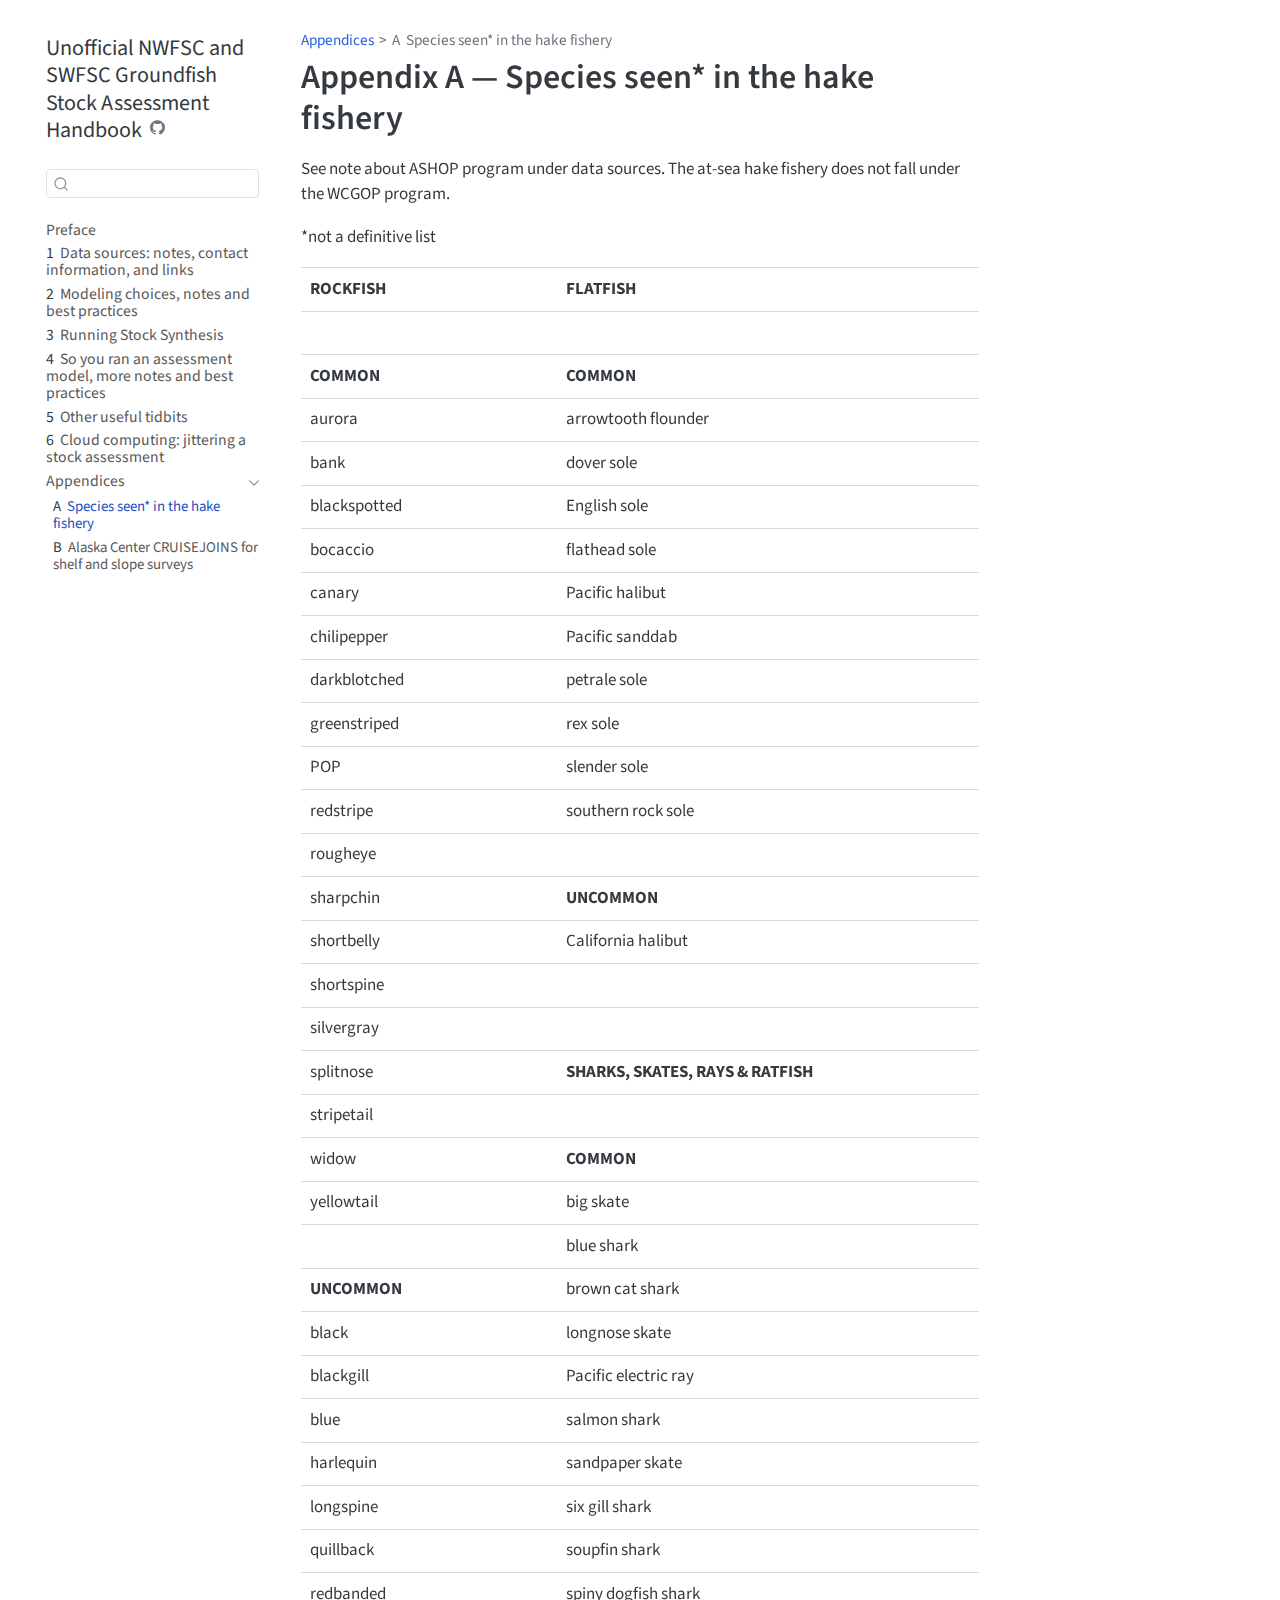
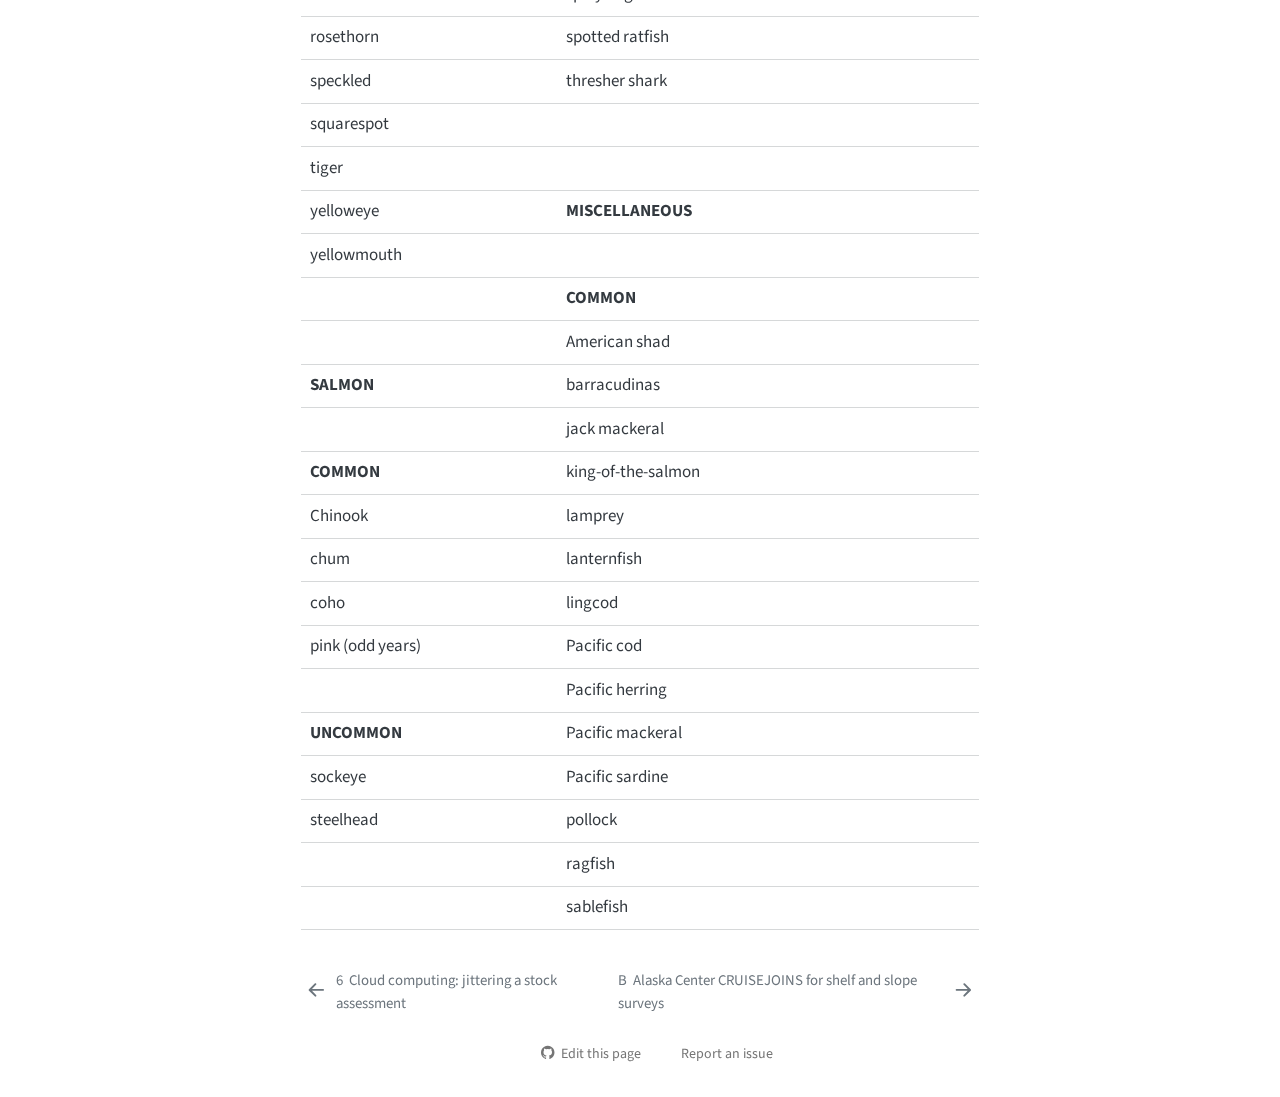
<file: appendix-a.html>
<!DOCTYPE html>
<html xmlns="http://www.w3.org/1999/xhtml" lang="en" xml:lang="en"><head>

<meta charset="utf-8">
<meta name="generator" content="quarto-1.6.42">

<meta name="viewport" content="width=device-width, initial-scale=1.0, user-scalable=yes">


<title>Appendix A — Species seen* in the hake fishery – Unofficial NWFSC and SWFSC Groundfish Stock Assessment Handbook</title>
<style>
code{white-space: pre-wrap;}
span.smallcaps{font-variant: small-caps;}
div.columns{display: flex; gap: min(4vw, 1.5em);}
div.column{flex: auto; overflow-x: auto;}
div.hanging-indent{margin-left: 1.5em; text-indent: -1.5em;}
ul.task-list{list-style: none;}
ul.task-list li input[type="checkbox"] {
  width: 0.8em;
  margin: 0 0.8em 0.2em -1em; /* quarto-specific, see https://github.com/quarto-dev/quarto-cli/issues/4556 */ 
  vertical-align: middle;
}
</style>


<script src="site_libs/quarto-nav/quarto-nav.js"></script>
<script src="site_libs/quarto-nav/headroom.min.js"></script>
<script src="site_libs/clipboard/clipboard.min.js"></script>
<script src="site_libs/quarto-search/autocomplete.umd.js"></script>
<script src="site_libs/quarto-search/fuse.min.js"></script>
<script src="site_libs/quarto-search/quarto-search.js"></script>
<meta name="quarto:offset" content="./">
<link href="./appendix-b.html" rel="next">
<link href="./cloud-computing.html" rel="prev">
<script src="site_libs/quarto-html/quarto.js"></script>
<script src="site_libs/quarto-html/popper.min.js"></script>
<script src="site_libs/quarto-html/tippy.umd.min.js"></script>
<script src="site_libs/quarto-html/anchor.min.js"></script>
<link href="site_libs/quarto-html/tippy.css" rel="stylesheet">
<link href="site_libs/quarto-html/quarto-syntax-highlighting-2f5df379a58b258e96c21c0638c20c03.css" rel="stylesheet" id="quarto-text-highlighting-styles">
<script src="site_libs/bootstrap/bootstrap.min.js"></script>
<link href="site_libs/bootstrap/bootstrap-icons.css" rel="stylesheet">
<link href="site_libs/bootstrap/bootstrap-a34d670291f06f286357e447776a572a.min.css" rel="stylesheet" append-hash="true" id="quarto-bootstrap" data-mode="light">
<script id="quarto-search-options" type="application/json">{
  "location": "sidebar",
  "copy-button": false,
  "collapse-after": 3,
  "panel-placement": "start",
  "type": "textbox",
  "limit": 50,
  "keyboard-shortcut": [
    "f",
    "/",
    "s"
  ],
  "show-item-context": false,
  "language": {
    "search-no-results-text": "No results",
    "search-matching-documents-text": "matching documents",
    "search-copy-link-title": "Copy link to search",
    "search-hide-matches-text": "Hide additional matches",
    "search-more-match-text": "more match in this document",
    "search-more-matches-text": "more matches in this document",
    "search-clear-button-title": "Clear",
    "search-text-placeholder": "",
    "search-detached-cancel-button-title": "Cancel",
    "search-submit-button-title": "Submit",
    "search-label": "Search"
  }
}</script>


</head>

<body class="nav-sidebar floating">

<div id="quarto-search-results"></div>
  <header id="quarto-header" class="headroom fixed-top">
  <nav class="quarto-secondary-nav">
    <div class="container-fluid d-flex">
      <button type="button" class="quarto-btn-toggle btn" data-bs-toggle="collapse" role="button" data-bs-target=".quarto-sidebar-collapse-item" aria-controls="quarto-sidebar" aria-expanded="false" aria-label="Toggle sidebar navigation" onclick="if (window.quartoToggleHeadroom) { window.quartoToggleHeadroom(); }">
        <i class="bi bi-layout-text-sidebar-reverse"></i>
      </button>
        <nav class="quarto-page-breadcrumbs" aria-label="breadcrumb"><ol class="breadcrumb"><li class="breadcrumb-item"><a href="./appendix-a.html">Appendices</a></li><li class="breadcrumb-item"><a href="./appendix-a.html"><span class="chapter-number">A</span>&nbsp; <span class="chapter-title">Species seen* in the hake fishery</span></a></li></ol></nav>
        <a class="flex-grow-1" role="navigation" data-bs-toggle="collapse" data-bs-target=".quarto-sidebar-collapse-item" aria-controls="quarto-sidebar" aria-expanded="false" aria-label="Toggle sidebar navigation" onclick="if (window.quartoToggleHeadroom) { window.quartoToggleHeadroom(); }">      
        </a>
      <button type="button" class="btn quarto-search-button" aria-label="Search" onclick="window.quartoOpenSearch();">
        <i class="bi bi-search"></i>
      </button>
    </div>
  </nav>
</header>
<!-- content -->
<div id="quarto-content" class="quarto-container page-columns page-rows-contents page-layout-article">
<!-- sidebar -->
  <nav id="quarto-sidebar" class="sidebar collapse collapse-horizontal quarto-sidebar-collapse-item sidebar-navigation floating overflow-auto">
    <div class="pt-lg-2 mt-2 text-left sidebar-header">
    <div class="sidebar-title mb-0 py-0">
      <a href="./">Unofficial NWFSC and SWFSC Groundfish Stock Assessment Handbook</a> 
        <div class="sidebar-tools-main">
    <a href="https://github.com/pfmc-assessments/pfmc_assessment_handbook" title="Source Code" class="quarto-navigation-tool px-1" aria-label="Source Code"><i class="bi bi-github"></i></a>
</div>
    </div>
      </div>
        <div class="mt-2 flex-shrink-0 align-items-center">
        <div class="sidebar-search">
        <div id="quarto-search" class="" title="Search"></div>
        </div>
        </div>
    <div class="sidebar-menu-container"> 
    <ul class="list-unstyled mt-1">
        <li class="sidebar-item">
  <div class="sidebar-item-container"> 
  <a href="./index.html" class="sidebar-item-text sidebar-link">
 <span class="menu-text">Preface</span></a>
  </div>
</li>
        <li class="sidebar-item">
  <div class="sidebar-item-container"> 
  <a href="./01-data-sources.html" class="sidebar-item-text sidebar-link">
 <span class="menu-text"><span class="chapter-number">1</span>&nbsp; <span class="chapter-title">Data sources: notes, contact information, and links</span></span></a>
  </div>
</li>
        <li class="sidebar-item">
  <div class="sidebar-item-container"> 
  <a href="./02-model-choices.html" class="sidebar-item-text sidebar-link">
 <span class="menu-text"><span class="chapter-number">2</span>&nbsp; <span class="chapter-title">Modeling choices, notes and best practices</span></span></a>
  </div>
</li>
        <li class="sidebar-item">
  <div class="sidebar-item-container"> 
  <a href="./03-stock-synthesis.html" class="sidebar-item-text sidebar-link">
 <span class="menu-text"><span class="chapter-number">3</span>&nbsp; <span class="chapter-title">Running Stock Synthesis</span></span></a>
  </div>
</li>
        <li class="sidebar-item">
  <div class="sidebar-item-container"> 
  <a href="./04-post-model.html" class="sidebar-item-text sidebar-link">
 <span class="menu-text"><span class="chapter-number">4</span>&nbsp; <span class="chapter-title">So you ran an assessment model, more notes and best practices</span></span></a>
  </div>
</li>
        <li class="sidebar-item">
  <div class="sidebar-item-container"> 
  <a href="./05-other.html" class="sidebar-item-text sidebar-link">
 <span class="menu-text"><span class="chapter-number">5</span>&nbsp; <span class="chapter-title">Other useful tidbits</span></span></a>
  </div>
</li>
        <li class="sidebar-item">
  <div class="sidebar-item-container"> 
  <a href="./cloud-computing.html" class="sidebar-item-text sidebar-link">
 <span class="menu-text"><span class="chapter-number">6</span>&nbsp; <span class="chapter-title">Cloud computing: jittering a stock assessment</span></span></a>
  </div>
</li>
        <li class="sidebar-item sidebar-item-section">
      <div class="sidebar-item-container"> 
            <a class="sidebar-item-text sidebar-link text-start" data-bs-toggle="collapse" data-bs-target="#quarto-sidebar-section-1" role="navigation" aria-expanded="true">
 <span class="menu-text">Appendices</span></a>
          <a class="sidebar-item-toggle text-start" data-bs-toggle="collapse" data-bs-target="#quarto-sidebar-section-1" role="navigation" aria-expanded="true" aria-label="Toggle section">
            <i class="bi bi-chevron-right ms-2"></i>
          </a> 
      </div>
      <ul id="quarto-sidebar-section-1" class="collapse list-unstyled sidebar-section depth1 show">  
          <li class="sidebar-item">
  <div class="sidebar-item-container"> 
  <a href="./appendix-a.html" class="sidebar-item-text sidebar-link active">
 <span class="menu-text"><span class="chapter-number">A</span>&nbsp; <span class="chapter-title">Species seen* in the hake fishery</span></span></a>
  </div>
</li>
          <li class="sidebar-item">
  <div class="sidebar-item-container"> 
  <a href="./appendix-b.html" class="sidebar-item-text sidebar-link">
 <span class="menu-text"><span class="chapter-number">B</span>&nbsp; <span class="chapter-title">Alaska Center CRUISEJOINS for shelf and slope surveys</span></span></a>
  </div>
</li>
      </ul>
  </li>
    </ul>
    </div>
</nav>
<div id="quarto-sidebar-glass" class="quarto-sidebar-collapse-item" data-bs-toggle="collapse" data-bs-target=".quarto-sidebar-collapse-item"></div>
<!-- margin-sidebar -->
    <div id="quarto-margin-sidebar" class="sidebar margin-sidebar zindex-bottom">
        
    </div>
<!-- main -->
<main class="content" id="quarto-document-content">

<header id="title-block-header" class="quarto-title-block default"><nav class="quarto-page-breadcrumbs quarto-title-breadcrumbs d-none d-lg-block" aria-label="breadcrumb"><ol class="breadcrumb"><li class="breadcrumb-item"><a href="./appendix-a.html">Appendices</a></li><li class="breadcrumb-item"><a href="./appendix-a.html"><span class="chapter-number">A</span>&nbsp; <span class="chapter-title">Species seen* in the hake fishery</span></a></li></ol></nav>
<div class="quarto-title">
<h1 class="title"><span id="sec-appendixA" class="quarto-section-identifier">Appendix A — Species seen* in the hake fishery</span></h1>
</div>



<div class="quarto-title-meta">

    
  
    
  </div>
  


</header>


<p>See note about ASHOP program under data sources. The at-sea hake fishery does not fall under the WCGOP program.</p>
<p>*not a definitive list</p>
<table class="caption-top table">
<colgroup>
<col style="width: 26%">
<col style="width: 5%">
<col style="width: 51%">
</colgroup>
<tbody>
<tr class="odd">
<td><strong>ROCKFISH</strong></td>
<td></td>
<td><strong>FLATFISH</strong></td>
</tr>
<tr class="even">
<td><br>
</td>
<td><br>
</td>
<td><br>
</td>
</tr>
<tr class="odd">
<td><strong>COMMON</strong></td>
<td><br>
</td>
<td><strong>COMMON</strong></td>
</tr>
<tr class="even">
<td>aurora</td>
<td><br>
</td>
<td>arrowtooth flounder</td>
</tr>
<tr class="odd">
<td>bank</td>
<td><br>
</td>
<td>dover sole</td>
</tr>
<tr class="even">
<td>blackspotted</td>
<td><br>
</td>
<td>English sole</td>
</tr>
<tr class="odd">
<td>bocaccio</td>
<td><br>
</td>
<td>flathead sole</td>
</tr>
<tr class="even">
<td>canary</td>
<td><br>
</td>
<td>Pacific halibut</td>
</tr>
<tr class="odd">
<td>chilipepper</td>
<td><br>
</td>
<td>Pacific sanddab</td>
</tr>
<tr class="even">
<td>darkblotched</td>
<td><br>
</td>
<td>petrale sole</td>
</tr>
<tr class="odd">
<td>greenstriped</td>
<td><br>
</td>
<td>rex sole</td>
</tr>
<tr class="even">
<td>POP</td>
<td><br>
</td>
<td>slender sole</td>
</tr>
<tr class="odd">
<td>redstripe</td>
<td><br>
</td>
<td>southern rock sole</td>
</tr>
<tr class="even">
<td>rougheye</td>
<td><br>
</td>
<td><br>
</td>
</tr>
<tr class="odd">
<td>sharpchin</td>
<td><br>
</td>
<td><strong>UNCOMMON</strong></td>
</tr>
<tr class="even">
<td>shortbelly</td>
<td><br>
</td>
<td>California halibut</td>
</tr>
<tr class="odd">
<td>shortspine</td>
<td><br>
</td>
<td><br>
</td>
</tr>
<tr class="even">
<td>silvergray</td>
<td><br>
</td>
<td><br>
</td>
</tr>
<tr class="odd">
<td>splitnose</td>
<td><br>
</td>
<td><strong>SHARKS, SKATES, RAYS &amp; RATFISH</strong></td>
</tr>
<tr class="even">
<td>stripetail</td>
<td><br>
</td>
<td><br>
</td>
</tr>
<tr class="odd">
<td>widow</td>
<td><br>
</td>
<td><strong>COMMON</strong></td>
</tr>
<tr class="even">
<td>yellowtail</td>
<td><br>
</td>
<td>big skate</td>
</tr>
<tr class="odd">
<td><br>
</td>
<td><br>
</td>
<td>blue shark</td>
</tr>
<tr class="even">
<td><strong>UNCOMMON</strong></td>
<td><br>
</td>
<td>brown cat shark</td>
</tr>
<tr class="odd">
<td>black</td>
<td><br>
</td>
<td>longnose skate</td>
</tr>
<tr class="even">
<td>blackgill</td>
<td><br>
</td>
<td>Pacific electric ray</td>
</tr>
<tr class="odd">
<td>blue</td>
<td><br>
</td>
<td>salmon shark</td>
</tr>
<tr class="even">
<td>harlequin</td>
<td><br>
</td>
<td>sandpaper skate</td>
</tr>
<tr class="odd">
<td>longspine</td>
<td><br>
</td>
<td>six gill shark</td>
</tr>
<tr class="even">
<td>quillback</td>
<td><br>
</td>
<td>soupfin shark</td>
</tr>
<tr class="odd">
<td>redbanded</td>
<td><br>
</td>
<td>spiny dogfish shark</td>
</tr>
<tr class="even">
<td>rosethorn</td>
<td><br>
</td>
<td>spotted ratfish</td>
</tr>
<tr class="odd">
<td>speckled</td>
<td><br>
</td>
<td>thresher shark</td>
</tr>
<tr class="even">
<td>squarespot</td>
<td><br>
</td>
<td><br>
</td>
</tr>
<tr class="odd">
<td>tiger</td>
<td><br>
</td>
<td><br>
</td>
</tr>
<tr class="even">
<td>yelloweye</td>
<td><br>
</td>
<td><strong>MISCELLANEOUS</strong></td>
</tr>
<tr class="odd">
<td>yellowmouth</td>
<td><br>
</td>
<td><br>
</td>
</tr>
<tr class="even">
<td><br>
</td>
<td><br>
</td>
<td><strong>COMMON</strong></td>
</tr>
<tr class="odd">
<td><br>
</td>
<td><br>
</td>
<td>American shad</td>
</tr>
<tr class="even">
<td><strong>SALMON</strong></td>
<td><br>
</td>
<td>barracudinas</td>
</tr>
<tr class="odd">
<td><br>
</td>
<td><br>
</td>
<td>jack mackeral</td>
</tr>
<tr class="even">
<td><strong>COMMON</strong></td>
<td><br>
</td>
<td>king-of-the-salmon</td>
</tr>
<tr class="odd">
<td>Chinook</td>
<td><br>
</td>
<td>lamprey</td>
</tr>
<tr class="even">
<td>chum</td>
<td><br>
</td>
<td>lanternfish</td>
</tr>
<tr class="odd">
<td>coho</td>
<td><br>
</td>
<td>lingcod</td>
</tr>
<tr class="even">
<td>pink (odd years)</td>
<td><br>
</td>
<td>Pacific cod</td>
</tr>
<tr class="odd">
<td><br>
</td>
<td><br>
</td>
<td>Pacific herring</td>
</tr>
<tr class="even">
<td><strong>UNCOMMON</strong></td>
<td><br>
</td>
<td>Pacific mackeral</td>
</tr>
<tr class="odd">
<td>sockeye</td>
<td><br>
</td>
<td>Pacific sardine</td>
</tr>
<tr class="even">
<td>steelhead</td>
<td><br>
</td>
<td>pollock</td>
</tr>
<tr class="odd">
<td><br>
</td>
<td><br>
</td>
<td>ragfish</td>
</tr>
<tr class="even">
<td><br>
</td>
<td><br>
</td>
<td>sablefish</td>
</tr>
</tbody>
</table>



</main> <!-- /main -->
<script id="quarto-html-after-body" type="application/javascript">
window.document.addEventListener("DOMContentLoaded", function (event) {
  const toggleBodyColorMode = (bsSheetEl) => {
    const mode = bsSheetEl.getAttribute("data-mode");
    const bodyEl = window.document.querySelector("body");
    if (mode === "dark") {
      bodyEl.classList.add("quarto-dark");
      bodyEl.classList.remove("quarto-light");
    } else {
      bodyEl.classList.add("quarto-light");
      bodyEl.classList.remove("quarto-dark");
    }
  }
  const toggleBodyColorPrimary = () => {
    const bsSheetEl = window.document.querySelector("link#quarto-bootstrap");
    if (bsSheetEl) {
      toggleBodyColorMode(bsSheetEl);
    }
  }
  toggleBodyColorPrimary();  
  const icon = "";
  const anchorJS = new window.AnchorJS();
  anchorJS.options = {
    placement: 'right',
    icon: icon
  };
  anchorJS.add('.anchored');
  const isCodeAnnotation = (el) => {
    for (const clz of el.classList) {
      if (clz.startsWith('code-annotation-')) {                     
        return true;
      }
    }
    return false;
  }
  const onCopySuccess = function(e) {
    // button target
    const button = e.trigger;
    // don't keep focus
    button.blur();
    // flash "checked"
    button.classList.add('code-copy-button-checked');
    var currentTitle = button.getAttribute("title");
    button.setAttribute("title", "Copied!");
    let tooltip;
    if (window.bootstrap) {
      button.setAttribute("data-bs-toggle", "tooltip");
      button.setAttribute("data-bs-placement", "left");
      button.setAttribute("data-bs-title", "Copied!");
      tooltip = new bootstrap.Tooltip(button, 
        { trigger: "manual", 
          customClass: "code-copy-button-tooltip",
          offset: [0, -8]});
      tooltip.show();    
    }
    setTimeout(function() {
      if (tooltip) {
        tooltip.hide();
        button.removeAttribute("data-bs-title");
        button.removeAttribute("data-bs-toggle");
        button.removeAttribute("data-bs-placement");
      }
      button.setAttribute("title", currentTitle);
      button.classList.remove('code-copy-button-checked');
    }, 1000);
    // clear code selection
    e.clearSelection();
  }
  const getTextToCopy = function(trigger) {
      const codeEl = trigger.previousElementSibling.cloneNode(true);
      for (const childEl of codeEl.children) {
        if (isCodeAnnotation(childEl)) {
          childEl.remove();
        }
      }
      return codeEl.innerText;
  }
  const clipboard = new window.ClipboardJS('.code-copy-button:not([data-in-quarto-modal])', {
    text: getTextToCopy
  });
  clipboard.on('success', onCopySuccess);
  if (window.document.getElementById('quarto-embedded-source-code-modal')) {
    const clipboardModal = new window.ClipboardJS('.code-copy-button[data-in-quarto-modal]', {
      text: getTextToCopy,
      container: window.document.getElementById('quarto-embedded-source-code-modal')
    });
    clipboardModal.on('success', onCopySuccess);
  }
    var localhostRegex = new RegExp(/^(?:http|https):\/\/localhost\:?[0-9]*\//);
    var mailtoRegex = new RegExp(/^mailto:/);
      var filterRegex = new RegExp("https:\/\/pfmc-assessments\.github\.io\/pfmc_assessment_handbook\/");
    var isInternal = (href) => {
        return filterRegex.test(href) || localhostRegex.test(href) || mailtoRegex.test(href);
    }
    // Inspect non-navigation links and adorn them if external
 	var links = window.document.querySelectorAll('a[href]:not(.nav-link):not(.navbar-brand):not(.toc-action):not(.sidebar-link):not(.sidebar-item-toggle):not(.pagination-link):not(.no-external):not([aria-hidden]):not(.dropdown-item):not(.quarto-navigation-tool):not(.about-link)');
    for (var i=0; i<links.length; i++) {
      const link = links[i];
      if (!isInternal(link.href)) {
        // undo the damage that might have been done by quarto-nav.js in the case of
        // links that we want to consider external
        if (link.dataset.originalHref !== undefined) {
          link.href = link.dataset.originalHref;
        }
      }
    }
  function tippyHover(el, contentFn, onTriggerFn, onUntriggerFn) {
    const config = {
      allowHTML: true,
      maxWidth: 500,
      delay: 100,
      arrow: false,
      appendTo: function(el) {
          return el.parentElement;
      },
      interactive: true,
      interactiveBorder: 10,
      theme: 'quarto',
      placement: 'bottom-start',
    };
    if (contentFn) {
      config.content = contentFn;
    }
    if (onTriggerFn) {
      config.onTrigger = onTriggerFn;
    }
    if (onUntriggerFn) {
      config.onUntrigger = onUntriggerFn;
    }
    window.tippy(el, config); 
  }
  const noterefs = window.document.querySelectorAll('a[role="doc-noteref"]');
  for (var i=0; i<noterefs.length; i++) {
    const ref = noterefs[i];
    tippyHover(ref, function() {
      // use id or data attribute instead here
      let href = ref.getAttribute('data-footnote-href') || ref.getAttribute('href');
      try { href = new URL(href).hash; } catch {}
      const id = href.replace(/^#\/?/, "");
      const note = window.document.getElementById(id);
      if (note) {
        return note.innerHTML;
      } else {
        return "";
      }
    });
  }
  const xrefs = window.document.querySelectorAll('a.quarto-xref');
  const processXRef = (id, note) => {
    // Strip column container classes
    const stripColumnClz = (el) => {
      el.classList.remove("page-full", "page-columns");
      if (el.children) {
        for (const child of el.children) {
          stripColumnClz(child);
        }
      }
    }
    stripColumnClz(note)
    if (id === null || id.startsWith('sec-')) {
      // Special case sections, only their first couple elements
      const container = document.createElement("div");
      if (note.children && note.children.length > 2) {
        container.appendChild(note.children[0].cloneNode(true));
        for (let i = 1; i < note.children.length; i++) {
          const child = note.children[i];
          if (child.tagName === "P" && child.innerText === "") {
            continue;
          } else {
            container.appendChild(child.cloneNode(true));
            break;
          }
        }
        if (window.Quarto?.typesetMath) {
          window.Quarto.typesetMath(container);
        }
        return container.innerHTML
      } else {
        if (window.Quarto?.typesetMath) {
          window.Quarto.typesetMath(note);
        }
        return note.innerHTML;
      }
    } else {
      // Remove any anchor links if they are present
      const anchorLink = note.querySelector('a.anchorjs-link');
      if (anchorLink) {
        anchorLink.remove();
      }
      if (window.Quarto?.typesetMath) {
        window.Quarto.typesetMath(note);
      }
      if (note.classList.contains("callout")) {
        return note.outerHTML;
      } else {
        return note.innerHTML;
      }
    }
  }
  for (var i=0; i<xrefs.length; i++) {
    const xref = xrefs[i];
    tippyHover(xref, undefined, function(instance) {
      instance.disable();
      let url = xref.getAttribute('href');
      let hash = undefined; 
      if (url.startsWith('#')) {
        hash = url;
      } else {
        try { hash = new URL(url).hash; } catch {}
      }
      if (hash) {
        const id = hash.replace(/^#\/?/, "");
        const note = window.document.getElementById(id);
        if (note !== null) {
          try {
            const html = processXRef(id, note.cloneNode(true));
            instance.setContent(html);
          } finally {
            instance.enable();
            instance.show();
          }
        } else {
          // See if we can fetch this
          fetch(url.split('#')[0])
          .then(res => res.text())
          .then(html => {
            const parser = new DOMParser();
            const htmlDoc = parser.parseFromString(html, "text/html");
            const note = htmlDoc.getElementById(id);
            if (note !== null) {
              const html = processXRef(id, note);
              instance.setContent(html);
            } 
          }).finally(() => {
            instance.enable();
            instance.show();
          });
        }
      } else {
        // See if we can fetch a full url (with no hash to target)
        // This is a special case and we should probably do some content thinning / targeting
        fetch(url)
        .then(res => res.text())
        .then(html => {
          const parser = new DOMParser();
          const htmlDoc = parser.parseFromString(html, "text/html");
          const note = htmlDoc.querySelector('main.content');
          if (note !== null) {
            // This should only happen for chapter cross references
            // (since there is no id in the URL)
            // remove the first header
            if (note.children.length > 0 && note.children[0].tagName === "HEADER") {
              note.children[0].remove();
            }
            const html = processXRef(null, note);
            instance.setContent(html);
          } 
        }).finally(() => {
          instance.enable();
          instance.show();
        });
      }
    }, function(instance) {
    });
  }
      let selectedAnnoteEl;
      const selectorForAnnotation = ( cell, annotation) => {
        let cellAttr = 'data-code-cell="' + cell + '"';
        let lineAttr = 'data-code-annotation="' +  annotation + '"';
        const selector = 'span[' + cellAttr + '][' + lineAttr + ']';
        return selector;
      }
      const selectCodeLines = (annoteEl) => {
        const doc = window.document;
        const targetCell = annoteEl.getAttribute("data-target-cell");
        const targetAnnotation = annoteEl.getAttribute("data-target-annotation");
        const annoteSpan = window.document.querySelector(selectorForAnnotation(targetCell, targetAnnotation));
        const lines = annoteSpan.getAttribute("data-code-lines").split(",");
        const lineIds = lines.map((line) => {
          return targetCell + "-" + line;
        })
        let top = null;
        let height = null;
        let parent = null;
        if (lineIds.length > 0) {
            //compute the position of the single el (top and bottom and make a div)
            const el = window.document.getElementById(lineIds[0]);
            top = el.offsetTop;
            height = el.offsetHeight;
            parent = el.parentElement.parentElement;
          if (lineIds.length > 1) {
            const lastEl = window.document.getElementById(lineIds[lineIds.length - 1]);
            const bottom = lastEl.offsetTop + lastEl.offsetHeight;
            height = bottom - top;
          }
          if (top !== null && height !== null && parent !== null) {
            // cook up a div (if necessary) and position it 
            let div = window.document.getElementById("code-annotation-line-highlight");
            if (div === null) {
              div = window.document.createElement("div");
              div.setAttribute("id", "code-annotation-line-highlight");
              div.style.position = 'absolute';
              parent.appendChild(div);
            }
            div.style.top = top - 2 + "px";
            div.style.height = height + 4 + "px";
            div.style.left = 0;
            let gutterDiv = window.document.getElementById("code-annotation-line-highlight-gutter");
            if (gutterDiv === null) {
              gutterDiv = window.document.createElement("div");
              gutterDiv.setAttribute("id", "code-annotation-line-highlight-gutter");
              gutterDiv.style.position = 'absolute';
              const codeCell = window.document.getElementById(targetCell);
              const gutter = codeCell.querySelector('.code-annotation-gutter');
              gutter.appendChild(gutterDiv);
            }
            gutterDiv.style.top = top - 2 + "px";
            gutterDiv.style.height = height + 4 + "px";
          }
          selectedAnnoteEl = annoteEl;
        }
      };
      const unselectCodeLines = () => {
        const elementsIds = ["code-annotation-line-highlight", "code-annotation-line-highlight-gutter"];
        elementsIds.forEach((elId) => {
          const div = window.document.getElementById(elId);
          if (div) {
            div.remove();
          }
        });
        selectedAnnoteEl = undefined;
      };
        // Handle positioning of the toggle
    window.addEventListener(
      "resize",
      throttle(() => {
        elRect = undefined;
        if (selectedAnnoteEl) {
          selectCodeLines(selectedAnnoteEl);
        }
      }, 10)
    );
    function throttle(fn, ms) {
    let throttle = false;
    let timer;
      return (...args) => {
        if(!throttle) { // first call gets through
            fn.apply(this, args);
            throttle = true;
        } else { // all the others get throttled
            if(timer) clearTimeout(timer); // cancel #2
            timer = setTimeout(() => {
              fn.apply(this, args);
              timer = throttle = false;
            }, ms);
        }
      };
    }
      // Attach click handler to the DT
      const annoteDls = window.document.querySelectorAll('dt[data-target-cell]');
      for (const annoteDlNode of annoteDls) {
        annoteDlNode.addEventListener('click', (event) => {
          const clickedEl = event.target;
          if (clickedEl !== selectedAnnoteEl) {
            unselectCodeLines();
            const activeEl = window.document.querySelector('dt[data-target-cell].code-annotation-active');
            if (activeEl) {
              activeEl.classList.remove('code-annotation-active');
            }
            selectCodeLines(clickedEl);
            clickedEl.classList.add('code-annotation-active');
          } else {
            // Unselect the line
            unselectCodeLines();
            clickedEl.classList.remove('code-annotation-active');
          }
        });
      }
  const findCites = (el) => {
    const parentEl = el.parentElement;
    if (parentEl) {
      const cites = parentEl.dataset.cites;
      if (cites) {
        return {
          el,
          cites: cites.split(' ')
        };
      } else {
        return findCites(el.parentElement)
      }
    } else {
      return undefined;
    }
  };
  var bibliorefs = window.document.querySelectorAll('a[role="doc-biblioref"]');
  for (var i=0; i<bibliorefs.length; i++) {
    const ref = bibliorefs[i];
    const citeInfo = findCites(ref);
    if (citeInfo) {
      tippyHover(citeInfo.el, function() {
        var popup = window.document.createElement('div');
        citeInfo.cites.forEach(function(cite) {
          var citeDiv = window.document.createElement('div');
          citeDiv.classList.add('hanging-indent');
          citeDiv.classList.add('csl-entry');
          var biblioDiv = window.document.getElementById('ref-' + cite);
          if (biblioDiv) {
            citeDiv.innerHTML = biblioDiv.innerHTML;
          }
          popup.appendChild(citeDiv);
        });
        return popup.innerHTML;
      });
    }
  }
});
</script>
<nav class="page-navigation">
  <div class="nav-page nav-page-previous">
      <a href="./cloud-computing.html" class="pagination-link" aria-label="Cloud computing: jittering a stock assessment">
        <i class="bi bi-arrow-left-short"></i> <span class="nav-page-text"><span class="chapter-number">6</span>&nbsp; <span class="chapter-title">Cloud computing: jittering a stock assessment</span></span>
      </a>          
  </div>
  <div class="nav-page nav-page-next">
      <a href="./appendix-b.html" class="pagination-link" aria-label="Alaska Center CRUISEJOINS for shelf and slope surveys">
        <span class="nav-page-text"><span class="chapter-number">B</span>&nbsp; <span class="chapter-title">Alaska Center CRUISEJOINS for shelf and slope surveys</span></span> <i class="bi bi-arrow-right-short"></i>
      </a>
  </div>
</nav>
</div> <!-- /content -->




<footer class="footer"><div class="nav-footer"><div class="nav-footer-center"><div class="toc-actions"><ul><li><a href="https://github.com/pfmc-assessments/pfmc_assessment_handbook/edit/main/appendix-a.qmd" class="toc-action"><i class="bi bi-github"></i>Edit this page</a></li><li><a href="https://github.com/pfmc-assessments/pfmc_assessment_handbook/issues/new" class="toc-action"><i class="bi empty"></i>Report an issue</a></li></ul></div></div></div></footer></body></html>
</file>
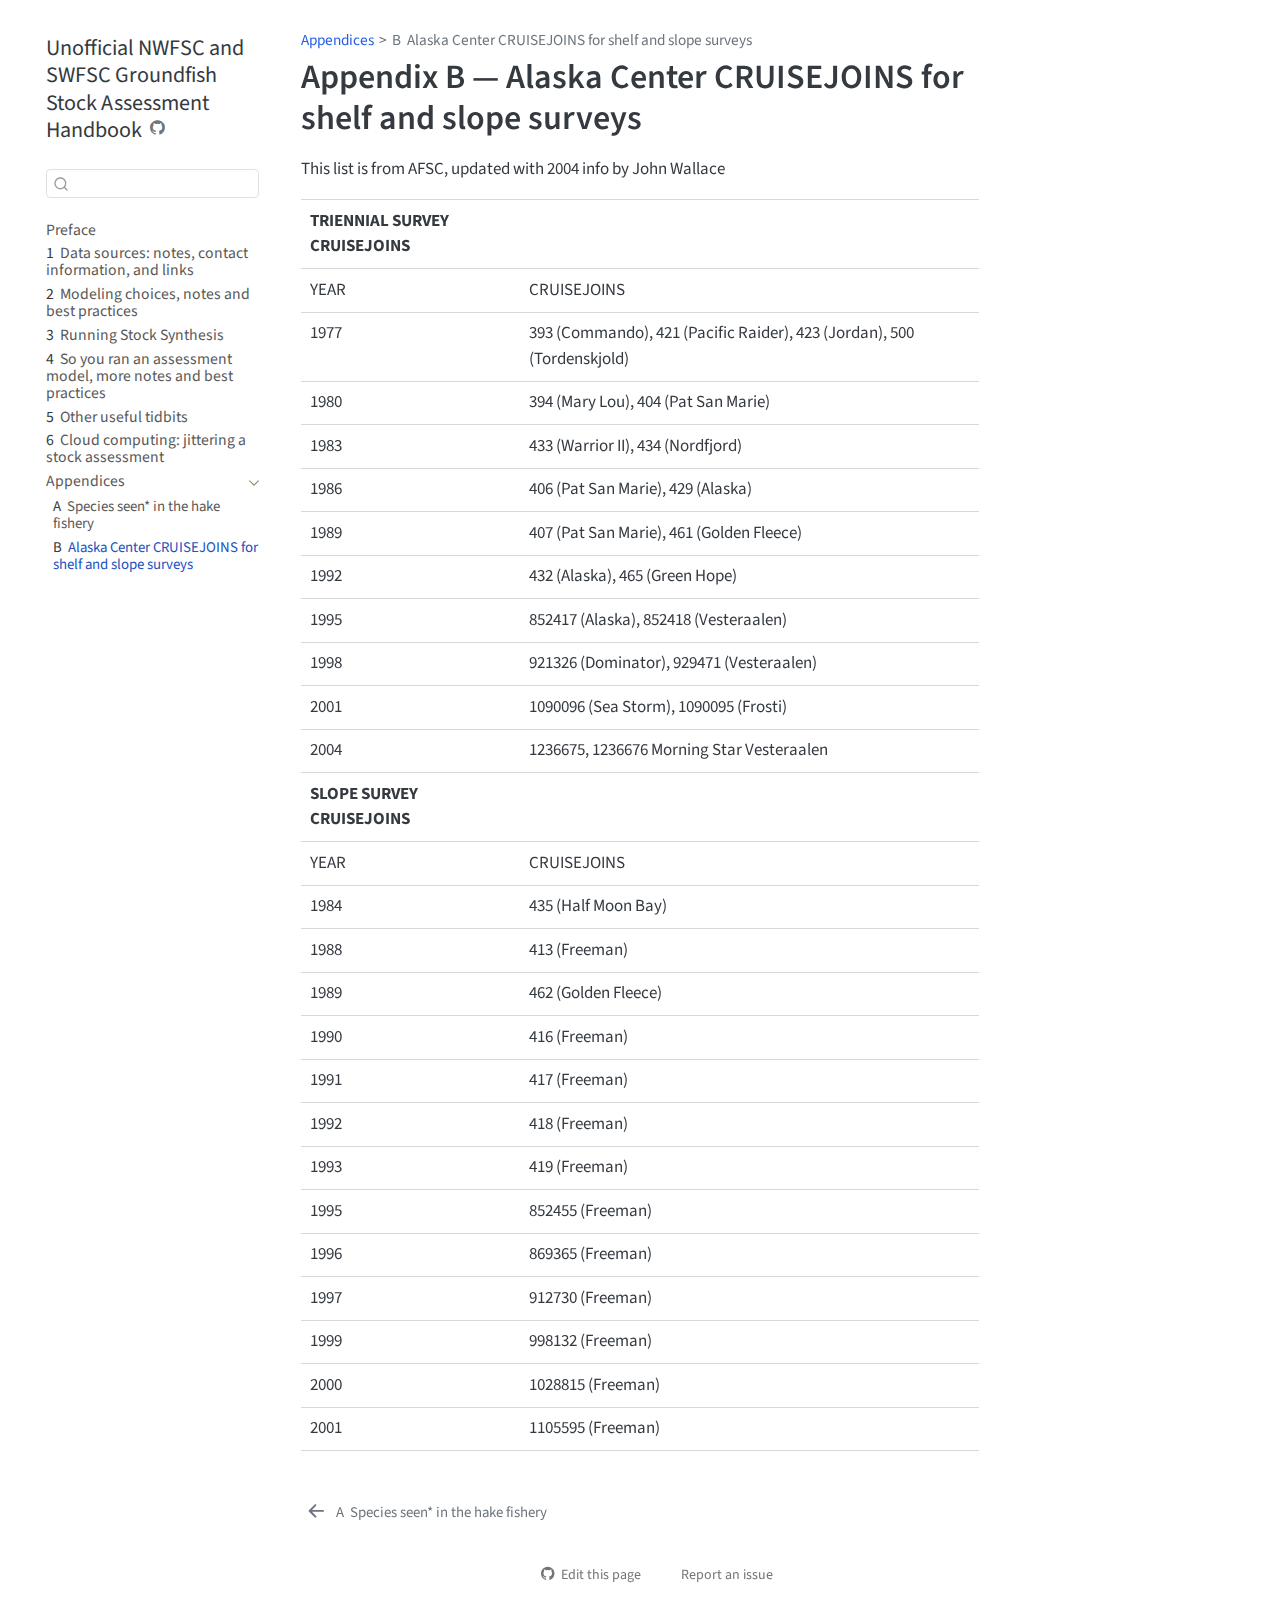
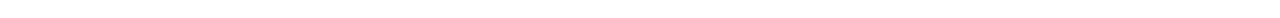
<file: appendix-b.html>
<!DOCTYPE html>
<html xmlns="http://www.w3.org/1999/xhtml" lang="en" xml:lang="en"><head>

<meta charset="utf-8">
<meta name="generator" content="quarto-1.6.42">

<meta name="viewport" content="width=device-width, initial-scale=1.0, user-scalable=yes">


<title>Appendix B — Alaska Center CRUISEJOINS for shelf and slope surveys – Unofficial NWFSC and SWFSC Groundfish Stock Assessment Handbook</title>
<style>
code{white-space: pre-wrap;}
span.smallcaps{font-variant: small-caps;}
div.columns{display: flex; gap: min(4vw, 1.5em);}
div.column{flex: auto; overflow-x: auto;}
div.hanging-indent{margin-left: 1.5em; text-indent: -1.5em;}
ul.task-list{list-style: none;}
ul.task-list li input[type="checkbox"] {
  width: 0.8em;
  margin: 0 0.8em 0.2em -1em; /* quarto-specific, see https://github.com/quarto-dev/quarto-cli/issues/4556 */ 
  vertical-align: middle;
}
</style>


<script src="site_libs/quarto-nav/quarto-nav.js"></script>
<script src="site_libs/quarto-nav/headroom.min.js"></script>
<script src="site_libs/clipboard/clipboard.min.js"></script>
<script src="site_libs/quarto-search/autocomplete.umd.js"></script>
<script src="site_libs/quarto-search/fuse.min.js"></script>
<script src="site_libs/quarto-search/quarto-search.js"></script>
<meta name="quarto:offset" content="./">
<link href="./appendix-a.html" rel="prev">
<script src="site_libs/quarto-html/quarto.js"></script>
<script src="site_libs/quarto-html/popper.min.js"></script>
<script src="site_libs/quarto-html/tippy.umd.min.js"></script>
<script src="site_libs/quarto-html/anchor.min.js"></script>
<link href="site_libs/quarto-html/tippy.css" rel="stylesheet">
<link href="site_libs/quarto-html/quarto-syntax-highlighting-2f5df379a58b258e96c21c0638c20c03.css" rel="stylesheet" id="quarto-text-highlighting-styles">
<script src="site_libs/bootstrap/bootstrap.min.js"></script>
<link href="site_libs/bootstrap/bootstrap-icons.css" rel="stylesheet">
<link href="site_libs/bootstrap/bootstrap-a34d670291f06f286357e447776a572a.min.css" rel="stylesheet" append-hash="true" id="quarto-bootstrap" data-mode="light">
<script id="quarto-search-options" type="application/json">{
  "location": "sidebar",
  "copy-button": false,
  "collapse-after": 3,
  "panel-placement": "start",
  "type": "textbox",
  "limit": 50,
  "keyboard-shortcut": [
    "f",
    "/",
    "s"
  ],
  "show-item-context": false,
  "language": {
    "search-no-results-text": "No results",
    "search-matching-documents-text": "matching documents",
    "search-copy-link-title": "Copy link to search",
    "search-hide-matches-text": "Hide additional matches",
    "search-more-match-text": "more match in this document",
    "search-more-matches-text": "more matches in this document",
    "search-clear-button-title": "Clear",
    "search-text-placeholder": "",
    "search-detached-cancel-button-title": "Cancel",
    "search-submit-button-title": "Submit",
    "search-label": "Search"
  }
}</script>


</head>

<body class="nav-sidebar floating">

<div id="quarto-search-results"></div>
  <header id="quarto-header" class="headroom fixed-top">
  <nav class="quarto-secondary-nav">
    <div class="container-fluid d-flex">
      <button type="button" class="quarto-btn-toggle btn" data-bs-toggle="collapse" role="button" data-bs-target=".quarto-sidebar-collapse-item" aria-controls="quarto-sidebar" aria-expanded="false" aria-label="Toggle sidebar navigation" onclick="if (window.quartoToggleHeadroom) { window.quartoToggleHeadroom(); }">
        <i class="bi bi-layout-text-sidebar-reverse"></i>
      </button>
        <nav class="quarto-page-breadcrumbs" aria-label="breadcrumb"><ol class="breadcrumb"><li class="breadcrumb-item"><a href="./appendix-a.html">Appendices</a></li><li class="breadcrumb-item"><a href="./appendix-b.html"><span class="chapter-number">B</span>&nbsp; <span class="chapter-title">Alaska Center CRUISEJOINS for shelf and slope surveys</span></a></li></ol></nav>
        <a class="flex-grow-1" role="navigation" data-bs-toggle="collapse" data-bs-target=".quarto-sidebar-collapse-item" aria-controls="quarto-sidebar" aria-expanded="false" aria-label="Toggle sidebar navigation" onclick="if (window.quartoToggleHeadroom) { window.quartoToggleHeadroom(); }">      
        </a>
      <button type="button" class="btn quarto-search-button" aria-label="Search" onclick="window.quartoOpenSearch();">
        <i class="bi bi-search"></i>
      </button>
    </div>
  </nav>
</header>
<!-- content -->
<div id="quarto-content" class="quarto-container page-columns page-rows-contents page-layout-article">
<!-- sidebar -->
  <nav id="quarto-sidebar" class="sidebar collapse collapse-horizontal quarto-sidebar-collapse-item sidebar-navigation floating overflow-auto">
    <div class="pt-lg-2 mt-2 text-left sidebar-header">
    <div class="sidebar-title mb-0 py-0">
      <a href="./">Unofficial NWFSC and SWFSC Groundfish Stock Assessment Handbook</a> 
        <div class="sidebar-tools-main">
    <a href="https://github.com/pfmc-assessments/pfmc_assessment_handbook" title="Source Code" class="quarto-navigation-tool px-1" aria-label="Source Code"><i class="bi bi-github"></i></a>
</div>
    </div>
      </div>
        <div class="mt-2 flex-shrink-0 align-items-center">
        <div class="sidebar-search">
        <div id="quarto-search" class="" title="Search"></div>
        </div>
        </div>
    <div class="sidebar-menu-container"> 
    <ul class="list-unstyled mt-1">
        <li class="sidebar-item">
  <div class="sidebar-item-container"> 
  <a href="./index.html" class="sidebar-item-text sidebar-link">
 <span class="menu-text">Preface</span></a>
  </div>
</li>
        <li class="sidebar-item">
  <div class="sidebar-item-container"> 
  <a href="./01-data-sources.html" class="sidebar-item-text sidebar-link">
 <span class="menu-text"><span class="chapter-number">1</span>&nbsp; <span class="chapter-title">Data sources: notes, contact information, and links</span></span></a>
  </div>
</li>
        <li class="sidebar-item">
  <div class="sidebar-item-container"> 
  <a href="./02-model-choices.html" class="sidebar-item-text sidebar-link">
 <span class="menu-text"><span class="chapter-number">2</span>&nbsp; <span class="chapter-title">Modeling choices, notes and best practices</span></span></a>
  </div>
</li>
        <li class="sidebar-item">
  <div class="sidebar-item-container"> 
  <a href="./03-stock-synthesis.html" class="sidebar-item-text sidebar-link">
 <span class="menu-text"><span class="chapter-number">3</span>&nbsp; <span class="chapter-title">Running Stock Synthesis</span></span></a>
  </div>
</li>
        <li class="sidebar-item">
  <div class="sidebar-item-container"> 
  <a href="./04-post-model.html" class="sidebar-item-text sidebar-link">
 <span class="menu-text"><span class="chapter-number">4</span>&nbsp; <span class="chapter-title">So you ran an assessment model, more notes and best practices</span></span></a>
  </div>
</li>
        <li class="sidebar-item">
  <div class="sidebar-item-container"> 
  <a href="./05-other.html" class="sidebar-item-text sidebar-link">
 <span class="menu-text"><span class="chapter-number">5</span>&nbsp; <span class="chapter-title">Other useful tidbits</span></span></a>
  </div>
</li>
        <li class="sidebar-item">
  <div class="sidebar-item-container"> 
  <a href="./cloud-computing.html" class="sidebar-item-text sidebar-link">
 <span class="menu-text"><span class="chapter-number">6</span>&nbsp; <span class="chapter-title">Cloud computing: jittering a stock assessment</span></span></a>
  </div>
</li>
        <li class="sidebar-item sidebar-item-section">
      <div class="sidebar-item-container"> 
            <a class="sidebar-item-text sidebar-link text-start" data-bs-toggle="collapse" data-bs-target="#quarto-sidebar-section-1" role="navigation" aria-expanded="true">
 <span class="menu-text">Appendices</span></a>
          <a class="sidebar-item-toggle text-start" data-bs-toggle="collapse" data-bs-target="#quarto-sidebar-section-1" role="navigation" aria-expanded="true" aria-label="Toggle section">
            <i class="bi bi-chevron-right ms-2"></i>
          </a> 
      </div>
      <ul id="quarto-sidebar-section-1" class="collapse list-unstyled sidebar-section depth1 show">  
          <li class="sidebar-item">
  <div class="sidebar-item-container"> 
  <a href="./appendix-a.html" class="sidebar-item-text sidebar-link">
 <span class="menu-text"><span class="chapter-number">A</span>&nbsp; <span class="chapter-title">Species seen* in the hake fishery</span></span></a>
  </div>
</li>
          <li class="sidebar-item">
  <div class="sidebar-item-container"> 
  <a href="./appendix-b.html" class="sidebar-item-text sidebar-link active">
 <span class="menu-text"><span class="chapter-number">B</span>&nbsp; <span class="chapter-title">Alaska Center CRUISEJOINS for shelf and slope surveys</span></span></a>
  </div>
</li>
      </ul>
  </li>
    </ul>
    </div>
</nav>
<div id="quarto-sidebar-glass" class="quarto-sidebar-collapse-item" data-bs-toggle="collapse" data-bs-target=".quarto-sidebar-collapse-item"></div>
<!-- margin-sidebar -->
    <div id="quarto-margin-sidebar" class="sidebar margin-sidebar zindex-bottom">
        
    </div>
<!-- main -->
<main class="content" id="quarto-document-content">

<header id="title-block-header" class="quarto-title-block default"><nav class="quarto-page-breadcrumbs quarto-title-breadcrumbs d-none d-lg-block" aria-label="breadcrumb"><ol class="breadcrumb"><li class="breadcrumb-item"><a href="./appendix-a.html">Appendices</a></li><li class="breadcrumb-item"><a href="./appendix-b.html"><span class="chapter-number">B</span>&nbsp; <span class="chapter-title">Alaska Center CRUISEJOINS for shelf and slope surveys</span></a></li></ol></nav>
<div class="quarto-title">
<h1 class="title"><span id="sec-appendixB" class="quarto-section-identifier">Appendix B — Alaska Center CRUISEJOINS for shelf and slope surveys</span></h1>
</div>



<div class="quarto-title-meta">

    
  
    
  </div>
  


</header>


<p>This list is from AFSC, updated with 2004 info by John Wallace</p>
<table class="caption-top table">
<colgroup>
<col style="width: 32%">
<col style="width: 67%">
</colgroup>
<tbody>
<tr class="odd">
<td><strong>TRIENNIAL SURVEY CRUISEJOINS</strong></td>
<td></td>
</tr>
<tr class="even">
<td>YEAR</td>
<td>CRUISEJOINS</td>
</tr>
<tr class="odd">
<td>1977</td>
<td>393 (Commando), 421 (Pacific Raider), 423 (Jordan), 500 (Tordenskjold)</td>
</tr>
<tr class="even">
<td>1980</td>
<td>394 (Mary Lou), 404 (Pat San Marie)</td>
</tr>
<tr class="odd">
<td>1983</td>
<td>433 (Warrior II), 434 (Nordfjord)</td>
</tr>
<tr class="even">
<td>1986</td>
<td>406 (Pat San Marie), 429 (Alaska)</td>
</tr>
<tr class="odd">
<td>1989</td>
<td>407 (Pat San Marie), 461 (Golden Fleece)</td>
</tr>
<tr class="even">
<td>1992</td>
<td>432 (Alaska), 465 (Green Hope)</td>
</tr>
<tr class="odd">
<td>1995</td>
<td>852417 (Alaska), 852418 (Vesteraalen)</td>
</tr>
<tr class="even">
<td>1998</td>
<td>921326 (Dominator), 929471 (Vesteraalen)</td>
</tr>
<tr class="odd">
<td>2001</td>
<td>1090096 (Sea Storm), 1090095 (Frosti)</td>
</tr>
<tr class="even">
<td>2004</td>
<td>1236675, 1236676 Morning Star Vesteraalen</td>
</tr>
<tr class="odd">
<td><strong>SLOPE SURVEY CRUISEJOINS</strong></td>
<td><br>
</td>
</tr>
<tr class="even">
<td>YEAR</td>
<td>CRUISEJOINS</td>
</tr>
<tr class="odd">
<td>1984</td>
<td>435 (Half Moon Bay)</td>
</tr>
<tr class="even">
<td>1988</td>
<td>413 (Freeman)</td>
</tr>
<tr class="odd">
<td>1989</td>
<td>462 (Golden Fleece)</td>
</tr>
<tr class="even">
<td>1990</td>
<td>416 (Freeman)</td>
</tr>
<tr class="odd">
<td>1991</td>
<td>417 (Freeman)</td>
</tr>
<tr class="even">
<td>1992</td>
<td>418 (Freeman)</td>
</tr>
<tr class="odd">
<td>1993</td>
<td>419 (Freeman)</td>
</tr>
<tr class="even">
<td>1995</td>
<td>852455 (Freeman)</td>
</tr>
<tr class="odd">
<td>1996</td>
<td>869365 (Freeman)</td>
</tr>
<tr class="even">
<td>1997</td>
<td>912730 (Freeman)</td>
</tr>
<tr class="odd">
<td>1999</td>
<td>998132 (Freeman)</td>
</tr>
<tr class="even">
<td>2000</td>
<td>1028815 (Freeman)</td>
</tr>
<tr class="odd">
<td>2001</td>
<td>1105595 (Freeman)</td>
</tr>
</tbody>
</table>



</main> <!-- /main -->
<script id="quarto-html-after-body" type="application/javascript">
window.document.addEventListener("DOMContentLoaded", function (event) {
  const toggleBodyColorMode = (bsSheetEl) => {
    const mode = bsSheetEl.getAttribute("data-mode");
    const bodyEl = window.document.querySelector("body");
    if (mode === "dark") {
      bodyEl.classList.add("quarto-dark");
      bodyEl.classList.remove("quarto-light");
    } else {
      bodyEl.classList.add("quarto-light");
      bodyEl.classList.remove("quarto-dark");
    }
  }
  const toggleBodyColorPrimary = () => {
    const bsSheetEl = window.document.querySelector("link#quarto-bootstrap");
    if (bsSheetEl) {
      toggleBodyColorMode(bsSheetEl);
    }
  }
  toggleBodyColorPrimary();  
  const icon = "";
  const anchorJS = new window.AnchorJS();
  anchorJS.options = {
    placement: 'right',
    icon: icon
  };
  anchorJS.add('.anchored');
  const isCodeAnnotation = (el) => {
    for (const clz of el.classList) {
      if (clz.startsWith('code-annotation-')) {                     
        return true;
      }
    }
    return false;
  }
  const onCopySuccess = function(e) {
    // button target
    const button = e.trigger;
    // don't keep focus
    button.blur();
    // flash "checked"
    button.classList.add('code-copy-button-checked');
    var currentTitle = button.getAttribute("title");
    button.setAttribute("title", "Copied!");
    let tooltip;
    if (window.bootstrap) {
      button.setAttribute("data-bs-toggle", "tooltip");
      button.setAttribute("data-bs-placement", "left");
      button.setAttribute("data-bs-title", "Copied!");
      tooltip = new bootstrap.Tooltip(button, 
        { trigger: "manual", 
          customClass: "code-copy-button-tooltip",
          offset: [0, -8]});
      tooltip.show();    
    }
    setTimeout(function() {
      if (tooltip) {
        tooltip.hide();
        button.removeAttribute("data-bs-title");
        button.removeAttribute("data-bs-toggle");
        button.removeAttribute("data-bs-placement");
      }
      button.setAttribute("title", currentTitle);
      button.classList.remove('code-copy-button-checked');
    }, 1000);
    // clear code selection
    e.clearSelection();
  }
  const getTextToCopy = function(trigger) {
      const codeEl = trigger.previousElementSibling.cloneNode(true);
      for (const childEl of codeEl.children) {
        if (isCodeAnnotation(childEl)) {
          childEl.remove();
        }
      }
      return codeEl.innerText;
  }
  const clipboard = new window.ClipboardJS('.code-copy-button:not([data-in-quarto-modal])', {
    text: getTextToCopy
  });
  clipboard.on('success', onCopySuccess);
  if (window.document.getElementById('quarto-embedded-source-code-modal')) {
    const clipboardModal = new window.ClipboardJS('.code-copy-button[data-in-quarto-modal]', {
      text: getTextToCopy,
      container: window.document.getElementById('quarto-embedded-source-code-modal')
    });
    clipboardModal.on('success', onCopySuccess);
  }
    var localhostRegex = new RegExp(/^(?:http|https):\/\/localhost\:?[0-9]*\//);
    var mailtoRegex = new RegExp(/^mailto:/);
      var filterRegex = new RegExp("https:\/\/pfmc-assessments\.github\.io\/pfmc_assessment_handbook\/");
    var isInternal = (href) => {
        return filterRegex.test(href) || localhostRegex.test(href) || mailtoRegex.test(href);
    }
    // Inspect non-navigation links and adorn them if external
 	var links = window.document.querySelectorAll('a[href]:not(.nav-link):not(.navbar-brand):not(.toc-action):not(.sidebar-link):not(.sidebar-item-toggle):not(.pagination-link):not(.no-external):not([aria-hidden]):not(.dropdown-item):not(.quarto-navigation-tool):not(.about-link)');
    for (var i=0; i<links.length; i++) {
      const link = links[i];
      if (!isInternal(link.href)) {
        // undo the damage that might have been done by quarto-nav.js in the case of
        // links that we want to consider external
        if (link.dataset.originalHref !== undefined) {
          link.href = link.dataset.originalHref;
        }
      }
    }
  function tippyHover(el, contentFn, onTriggerFn, onUntriggerFn) {
    const config = {
      allowHTML: true,
      maxWidth: 500,
      delay: 100,
      arrow: false,
      appendTo: function(el) {
          return el.parentElement;
      },
      interactive: true,
      interactiveBorder: 10,
      theme: 'quarto',
      placement: 'bottom-start',
    };
    if (contentFn) {
      config.content = contentFn;
    }
    if (onTriggerFn) {
      config.onTrigger = onTriggerFn;
    }
    if (onUntriggerFn) {
      config.onUntrigger = onUntriggerFn;
    }
    window.tippy(el, config); 
  }
  const noterefs = window.document.querySelectorAll('a[role="doc-noteref"]');
  for (var i=0; i<noterefs.length; i++) {
    const ref = noterefs[i];
    tippyHover(ref, function() {
      // use id or data attribute instead here
      let href = ref.getAttribute('data-footnote-href') || ref.getAttribute('href');
      try { href = new URL(href).hash; } catch {}
      const id = href.replace(/^#\/?/, "");
      const note = window.document.getElementById(id);
      if (note) {
        return note.innerHTML;
      } else {
        return "";
      }
    });
  }
  const xrefs = window.document.querySelectorAll('a.quarto-xref');
  const processXRef = (id, note) => {
    // Strip column container classes
    const stripColumnClz = (el) => {
      el.classList.remove("page-full", "page-columns");
      if (el.children) {
        for (const child of el.children) {
          stripColumnClz(child);
        }
      }
    }
    stripColumnClz(note)
    if (id === null || id.startsWith('sec-')) {
      // Special case sections, only their first couple elements
      const container = document.createElement("div");
      if (note.children && note.children.length > 2) {
        container.appendChild(note.children[0].cloneNode(true));
        for (let i = 1; i < note.children.length; i++) {
          const child = note.children[i];
          if (child.tagName === "P" && child.innerText === "") {
            continue;
          } else {
            container.appendChild(child.cloneNode(true));
            break;
          }
        }
        if (window.Quarto?.typesetMath) {
          window.Quarto.typesetMath(container);
        }
        return container.innerHTML
      } else {
        if (window.Quarto?.typesetMath) {
          window.Quarto.typesetMath(note);
        }
        return note.innerHTML;
      }
    } else {
      // Remove any anchor links if they are present
      const anchorLink = note.querySelector('a.anchorjs-link');
      if (anchorLink) {
        anchorLink.remove();
      }
      if (window.Quarto?.typesetMath) {
        window.Quarto.typesetMath(note);
      }
      if (note.classList.contains("callout")) {
        return note.outerHTML;
      } else {
        return note.innerHTML;
      }
    }
  }
  for (var i=0; i<xrefs.length; i++) {
    const xref = xrefs[i];
    tippyHover(xref, undefined, function(instance) {
      instance.disable();
      let url = xref.getAttribute('href');
      let hash = undefined; 
      if (url.startsWith('#')) {
        hash = url;
      } else {
        try { hash = new URL(url).hash; } catch {}
      }
      if (hash) {
        const id = hash.replace(/^#\/?/, "");
        const note = window.document.getElementById(id);
        if (note !== null) {
          try {
            const html = processXRef(id, note.cloneNode(true));
            instance.setContent(html);
          } finally {
            instance.enable();
            instance.show();
          }
        } else {
          // See if we can fetch this
          fetch(url.split('#')[0])
          .then(res => res.text())
          .then(html => {
            const parser = new DOMParser();
            const htmlDoc = parser.parseFromString(html, "text/html");
            const note = htmlDoc.getElementById(id);
            if (note !== null) {
              const html = processXRef(id, note);
              instance.setContent(html);
            } 
          }).finally(() => {
            instance.enable();
            instance.show();
          });
        }
      } else {
        // See if we can fetch a full url (with no hash to target)
        // This is a special case and we should probably do some content thinning / targeting
        fetch(url)
        .then(res => res.text())
        .then(html => {
          const parser = new DOMParser();
          const htmlDoc = parser.parseFromString(html, "text/html");
          const note = htmlDoc.querySelector('main.content');
          if (note !== null) {
            // This should only happen for chapter cross references
            // (since there is no id in the URL)
            // remove the first header
            if (note.children.length > 0 && note.children[0].tagName === "HEADER") {
              note.children[0].remove();
            }
            const html = processXRef(null, note);
            instance.setContent(html);
          } 
        }).finally(() => {
          instance.enable();
          instance.show();
        });
      }
    }, function(instance) {
    });
  }
      let selectedAnnoteEl;
      const selectorForAnnotation = ( cell, annotation) => {
        let cellAttr = 'data-code-cell="' + cell + '"';
        let lineAttr = 'data-code-annotation="' +  annotation + '"';
        const selector = 'span[' + cellAttr + '][' + lineAttr + ']';
        return selector;
      }
      const selectCodeLines = (annoteEl) => {
        const doc = window.document;
        const targetCell = annoteEl.getAttribute("data-target-cell");
        const targetAnnotation = annoteEl.getAttribute("data-target-annotation");
        const annoteSpan = window.document.querySelector(selectorForAnnotation(targetCell, targetAnnotation));
        const lines = annoteSpan.getAttribute("data-code-lines").split(",");
        const lineIds = lines.map((line) => {
          return targetCell + "-" + line;
        })
        let top = null;
        let height = null;
        let parent = null;
        if (lineIds.length > 0) {
            //compute the position of the single el (top and bottom and make a div)
            const el = window.document.getElementById(lineIds[0]);
            top = el.offsetTop;
            height = el.offsetHeight;
            parent = el.parentElement.parentElement;
          if (lineIds.length > 1) {
            const lastEl = window.document.getElementById(lineIds[lineIds.length - 1]);
            const bottom = lastEl.offsetTop + lastEl.offsetHeight;
            height = bottom - top;
          }
          if (top !== null && height !== null && parent !== null) {
            // cook up a div (if necessary) and position it 
            let div = window.document.getElementById("code-annotation-line-highlight");
            if (div === null) {
              div = window.document.createElement("div");
              div.setAttribute("id", "code-annotation-line-highlight");
              div.style.position = 'absolute';
              parent.appendChild(div);
            }
            div.style.top = top - 2 + "px";
            div.style.height = height + 4 + "px";
            div.style.left = 0;
            let gutterDiv = window.document.getElementById("code-annotation-line-highlight-gutter");
            if (gutterDiv === null) {
              gutterDiv = window.document.createElement("div");
              gutterDiv.setAttribute("id", "code-annotation-line-highlight-gutter");
              gutterDiv.style.position = 'absolute';
              const codeCell = window.document.getElementById(targetCell);
              const gutter = codeCell.querySelector('.code-annotation-gutter');
              gutter.appendChild(gutterDiv);
            }
            gutterDiv.style.top = top - 2 + "px";
            gutterDiv.style.height = height + 4 + "px";
          }
          selectedAnnoteEl = annoteEl;
        }
      };
      const unselectCodeLines = () => {
        const elementsIds = ["code-annotation-line-highlight", "code-annotation-line-highlight-gutter"];
        elementsIds.forEach((elId) => {
          const div = window.document.getElementById(elId);
          if (div) {
            div.remove();
          }
        });
        selectedAnnoteEl = undefined;
      };
        // Handle positioning of the toggle
    window.addEventListener(
      "resize",
      throttle(() => {
        elRect = undefined;
        if (selectedAnnoteEl) {
          selectCodeLines(selectedAnnoteEl);
        }
      }, 10)
    );
    function throttle(fn, ms) {
    let throttle = false;
    let timer;
      return (...args) => {
        if(!throttle) { // first call gets through
            fn.apply(this, args);
            throttle = true;
        } else { // all the others get throttled
            if(timer) clearTimeout(timer); // cancel #2
            timer = setTimeout(() => {
              fn.apply(this, args);
              timer = throttle = false;
            }, ms);
        }
      };
    }
      // Attach click handler to the DT
      const annoteDls = window.document.querySelectorAll('dt[data-target-cell]');
      for (const annoteDlNode of annoteDls) {
        annoteDlNode.addEventListener('click', (event) => {
          const clickedEl = event.target;
          if (clickedEl !== selectedAnnoteEl) {
            unselectCodeLines();
            const activeEl = window.document.querySelector('dt[data-target-cell].code-annotation-active');
            if (activeEl) {
              activeEl.classList.remove('code-annotation-active');
            }
            selectCodeLines(clickedEl);
            clickedEl.classList.add('code-annotation-active');
          } else {
            // Unselect the line
            unselectCodeLines();
            clickedEl.classList.remove('code-annotation-active');
          }
        });
      }
  const findCites = (el) => {
    const parentEl = el.parentElement;
    if (parentEl) {
      const cites = parentEl.dataset.cites;
      if (cites) {
        return {
          el,
          cites: cites.split(' ')
        };
      } else {
        return findCites(el.parentElement)
      }
    } else {
      return undefined;
    }
  };
  var bibliorefs = window.document.querySelectorAll('a[role="doc-biblioref"]');
  for (var i=0; i<bibliorefs.length; i++) {
    const ref = bibliorefs[i];
    const citeInfo = findCites(ref);
    if (citeInfo) {
      tippyHover(citeInfo.el, function() {
        var popup = window.document.createElement('div');
        citeInfo.cites.forEach(function(cite) {
          var citeDiv = window.document.createElement('div');
          citeDiv.classList.add('hanging-indent');
          citeDiv.classList.add('csl-entry');
          var biblioDiv = window.document.getElementById('ref-' + cite);
          if (biblioDiv) {
            citeDiv.innerHTML = biblioDiv.innerHTML;
          }
          popup.appendChild(citeDiv);
        });
        return popup.innerHTML;
      });
    }
  }
});
</script>
<nav class="page-navigation">
  <div class="nav-page nav-page-previous">
      <a href="./appendix-a.html" class="pagination-link" aria-label="Species seen\* in the hake fishery">
        <i class="bi bi-arrow-left-short"></i> <span class="nav-page-text"><span class="chapter-number">A</span>&nbsp; <span class="chapter-title">Species seen* in the hake fishery</span></span>
      </a>          
  </div>
  <div class="nav-page nav-page-next">
  </div>
</nav>
</div> <!-- /content -->




<footer class="footer"><div class="nav-footer"><div class="nav-footer-center"><div class="toc-actions"><ul><li><a href="https://github.com/pfmc-assessments/pfmc_assessment_handbook/edit/main/appendix-b.qmd" class="toc-action"><i class="bi bi-github"></i>Edit this page</a></li><li><a href="https://github.com/pfmc-assessments/pfmc_assessment_handbook/issues/new" class="toc-action"><i class="bi empty"></i>Report an issue</a></li></ul></div></div></div></footer></body></html>
</file>
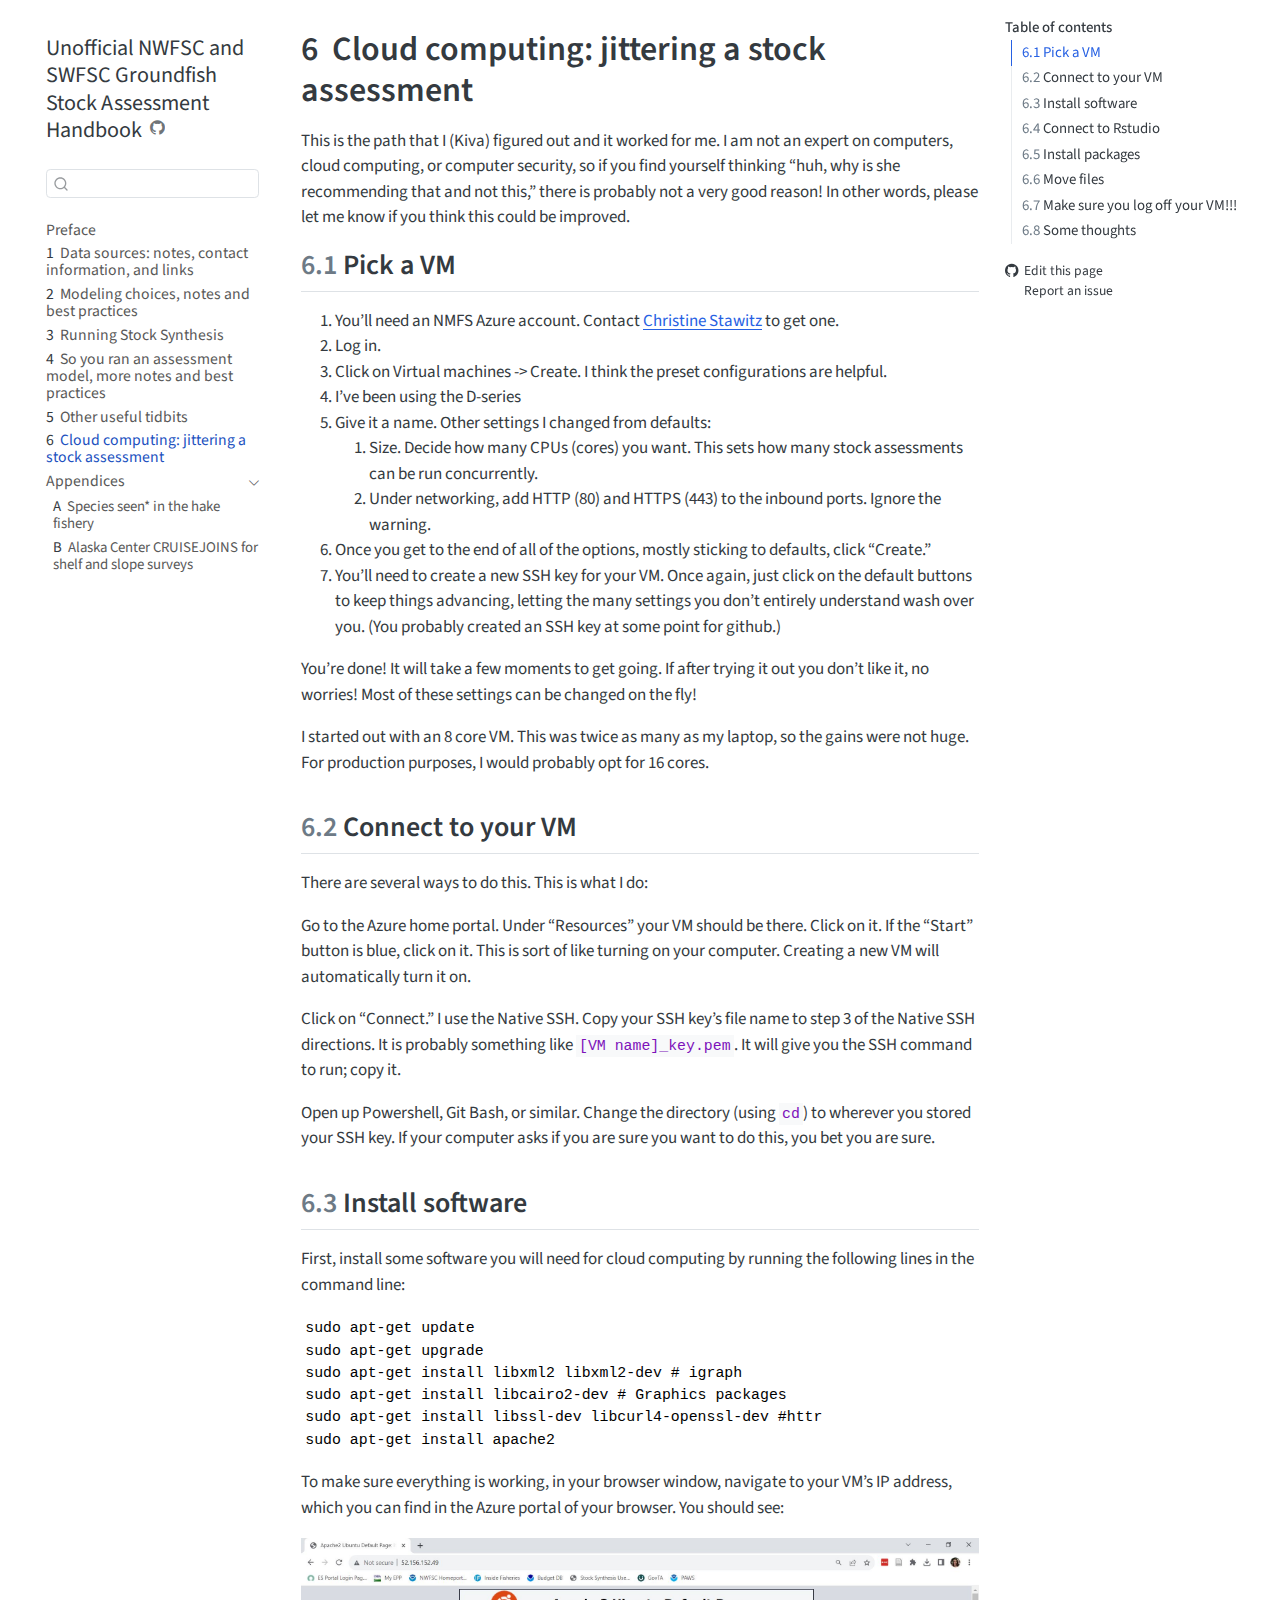
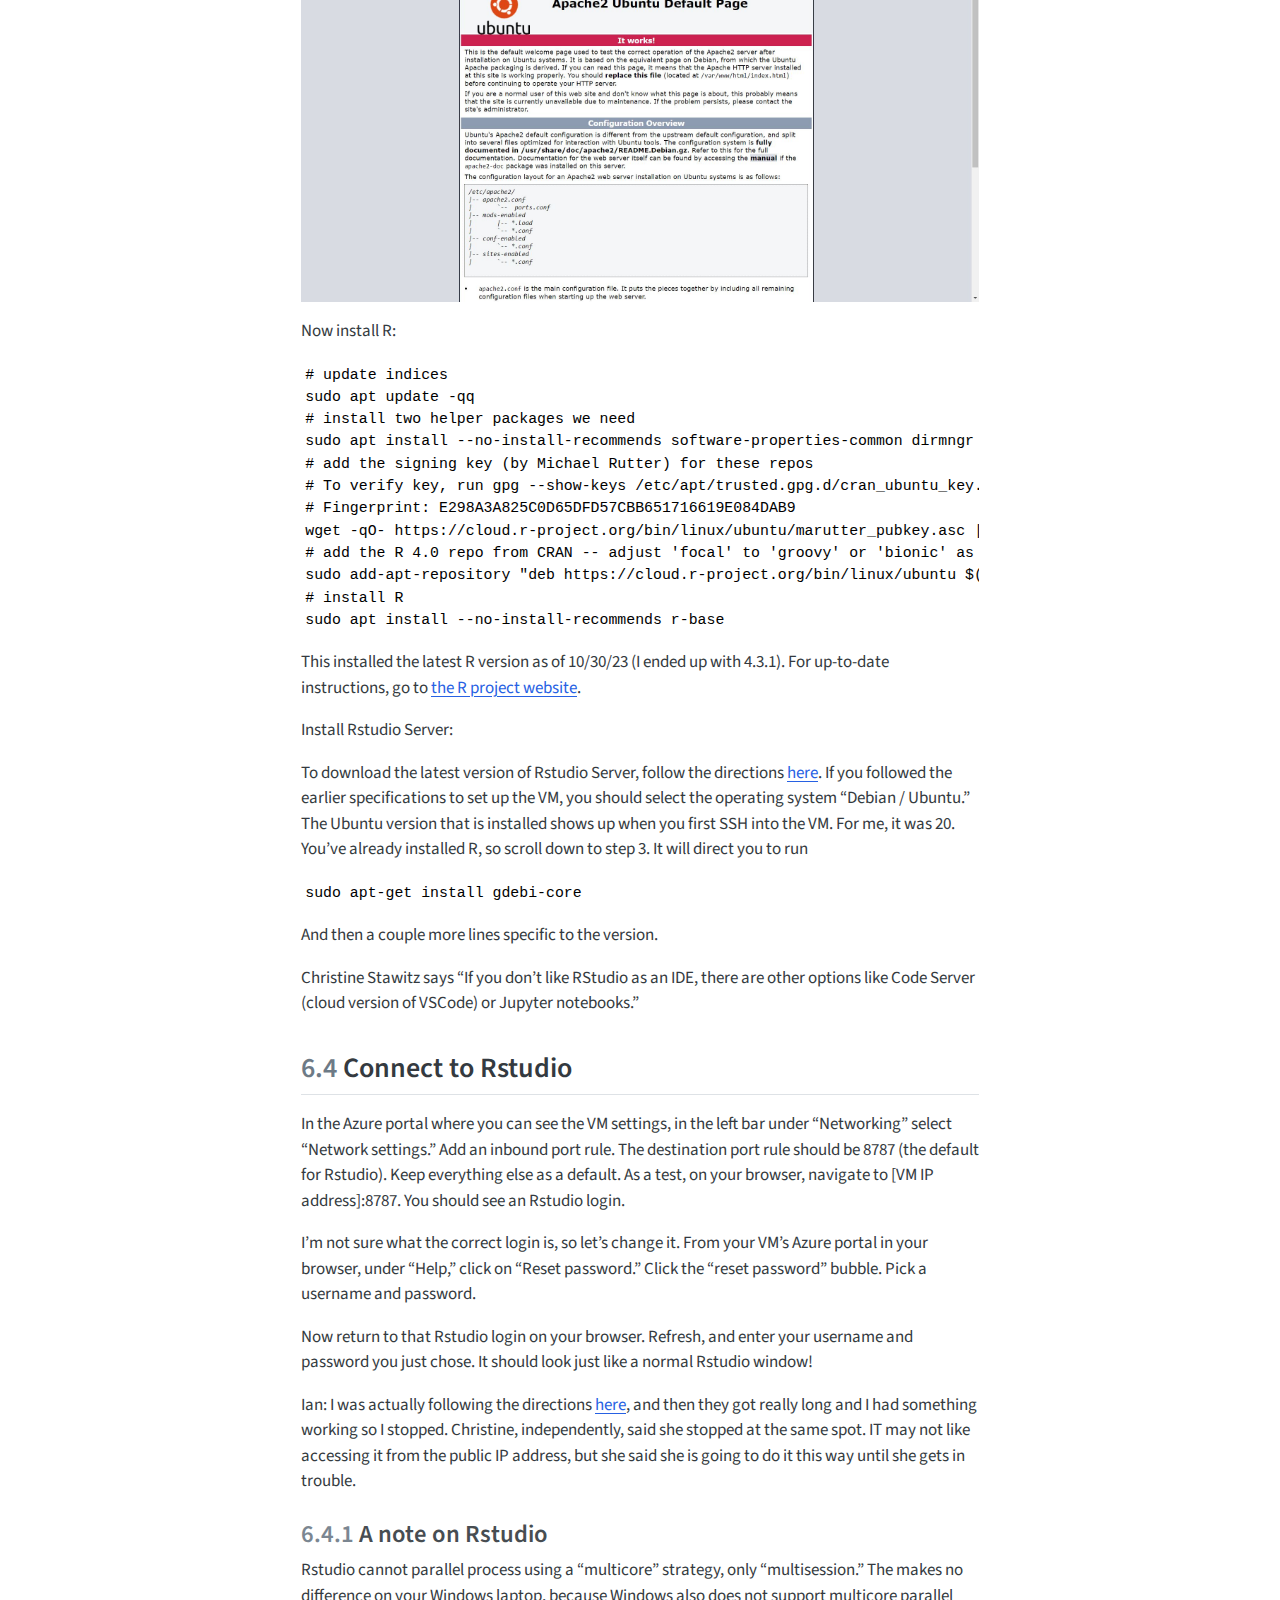
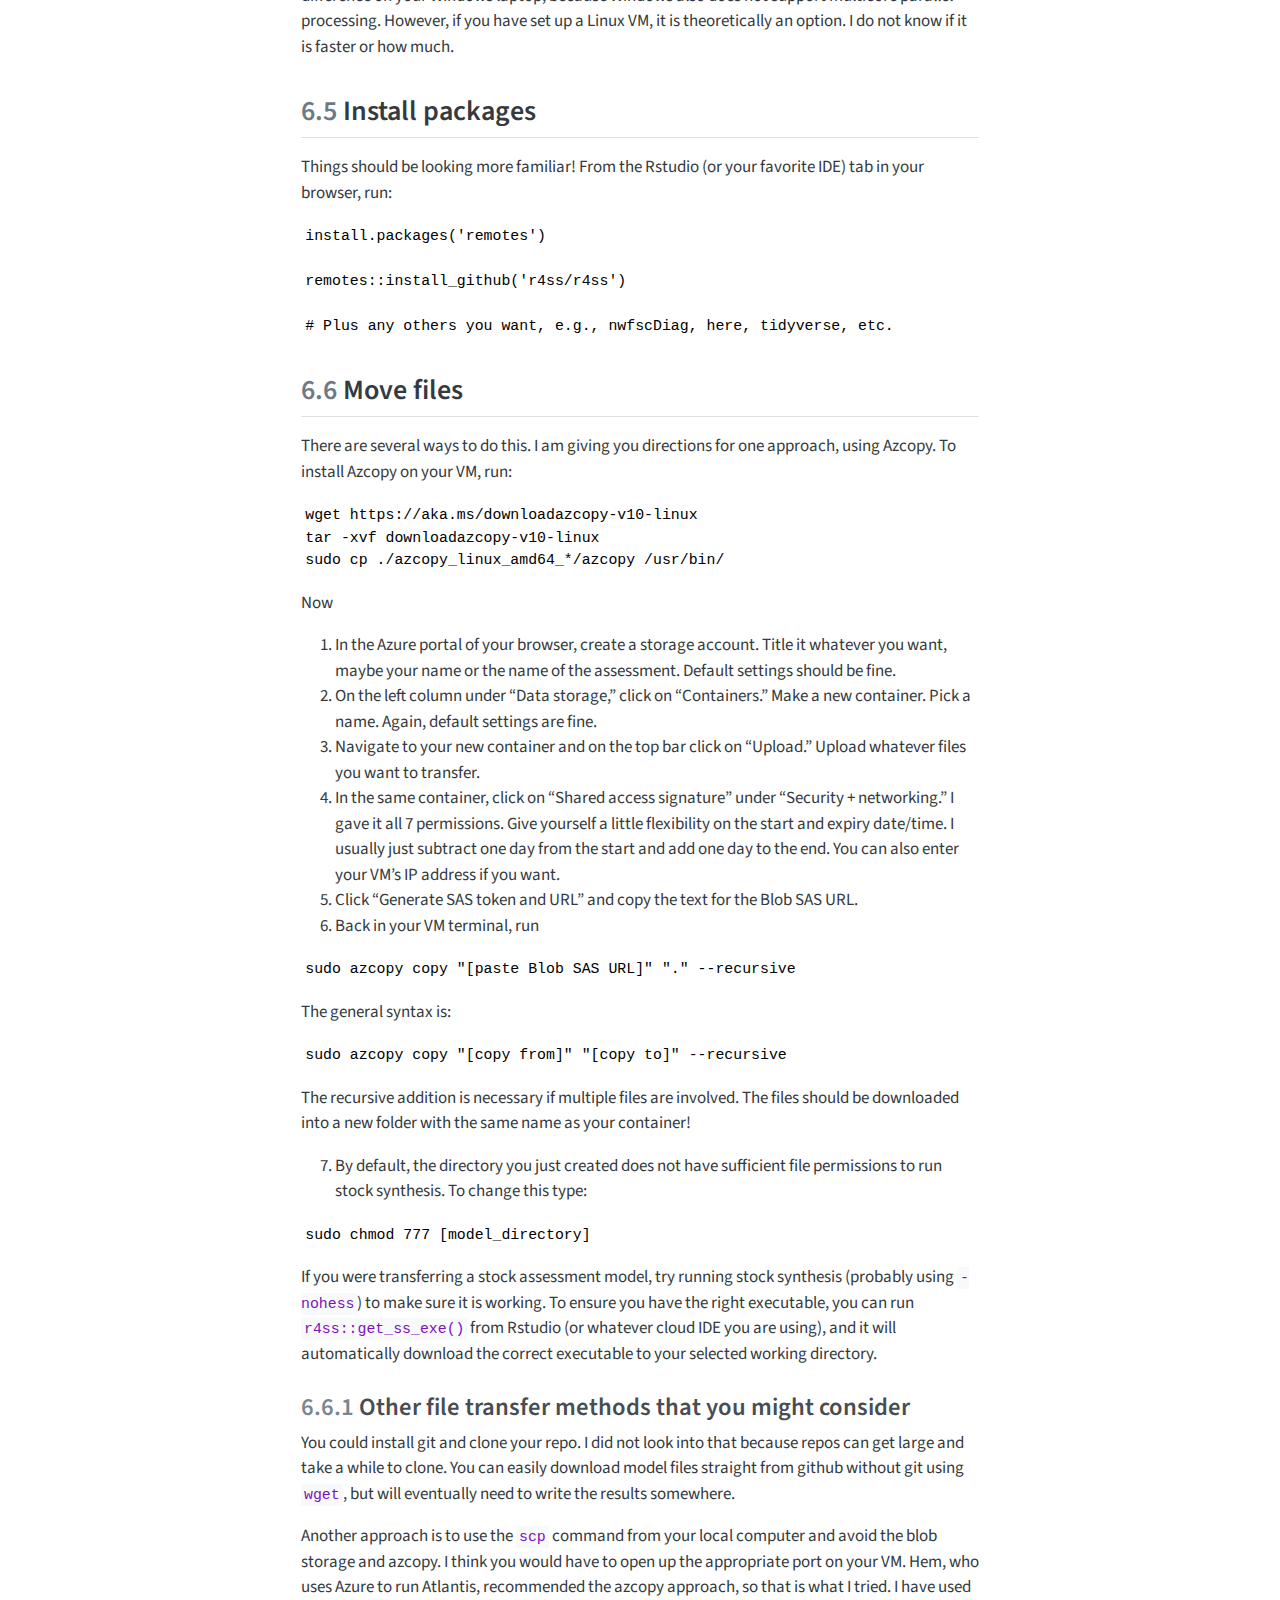
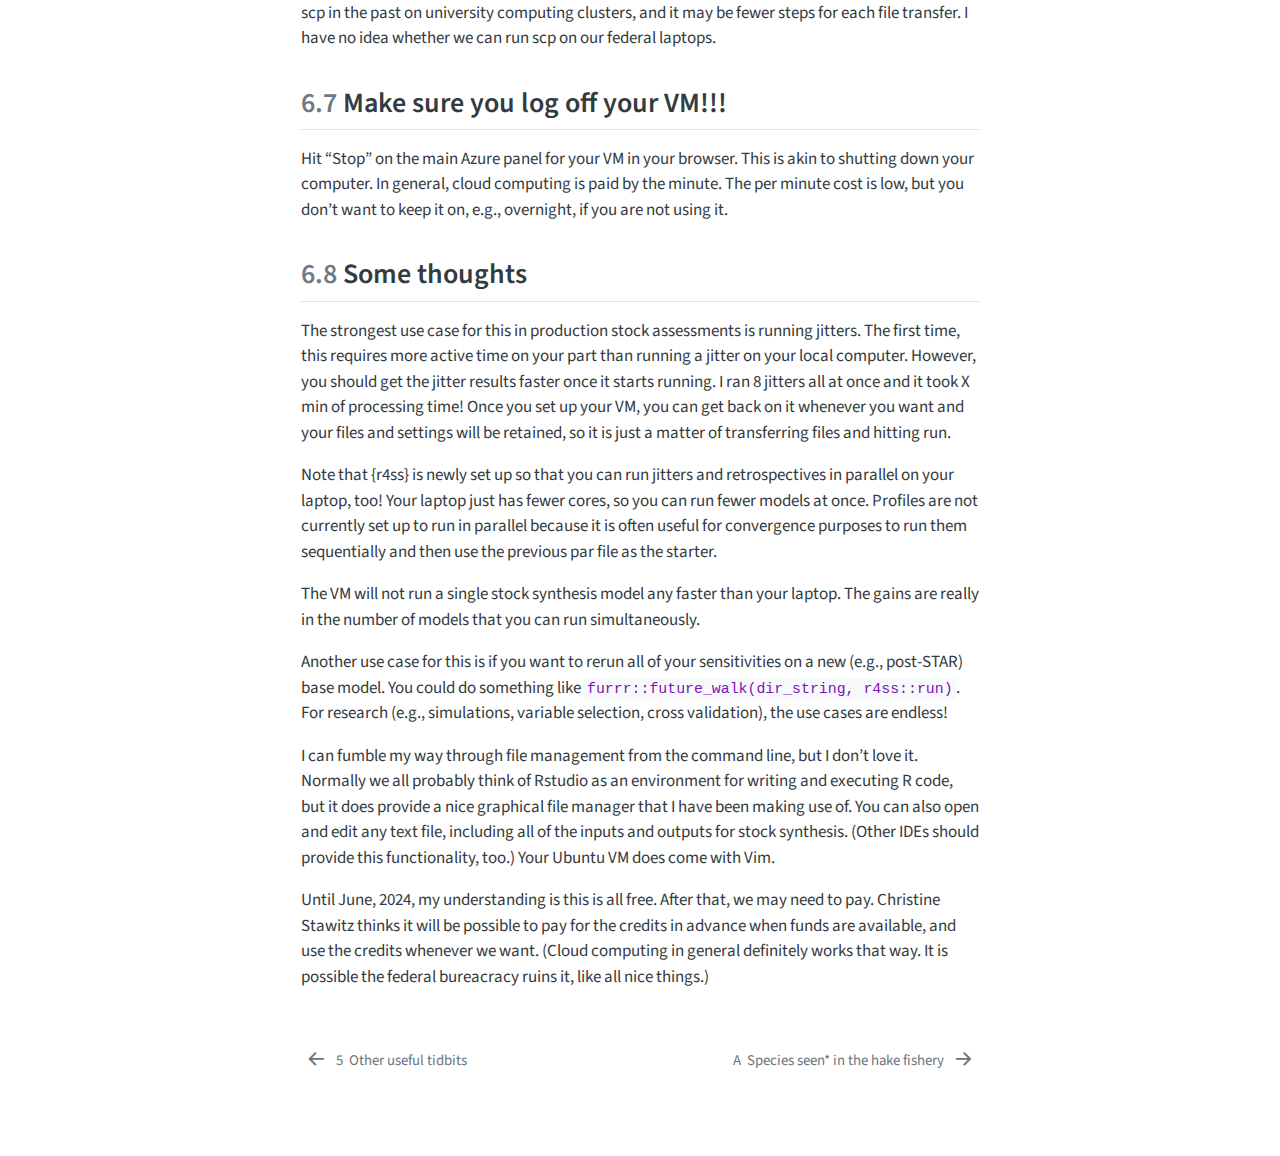
<file: cloud-computing.html>
<!DOCTYPE html>
<html xmlns="http://www.w3.org/1999/xhtml" lang="en" xml:lang="en"><head>

<meta charset="utf-8">
<meta name="generator" content="quarto-1.6.42">

<meta name="viewport" content="width=device-width, initial-scale=1.0, user-scalable=yes">


<title>6&nbsp; Cloud computing: jittering a stock assessment – Unofficial NWFSC and SWFSC Groundfish Stock Assessment Handbook</title>
<style>
code{white-space: pre-wrap;}
span.smallcaps{font-variant: small-caps;}
div.columns{display: flex; gap: min(4vw, 1.5em);}
div.column{flex: auto; overflow-x: auto;}
div.hanging-indent{margin-left: 1.5em; text-indent: -1.5em;}
ul.task-list{list-style: none;}
ul.task-list li input[type="checkbox"] {
  width: 0.8em;
  margin: 0 0.8em 0.2em -1em; /* quarto-specific, see https://github.com/quarto-dev/quarto-cli/issues/4556 */ 
  vertical-align: middle;
}
</style>


<script src="site_libs/quarto-nav/quarto-nav.js"></script>
<script src="site_libs/quarto-nav/headroom.min.js"></script>
<script src="site_libs/clipboard/clipboard.min.js"></script>
<script src="site_libs/quarto-search/autocomplete.umd.js"></script>
<script src="site_libs/quarto-search/fuse.min.js"></script>
<script src="site_libs/quarto-search/quarto-search.js"></script>
<meta name="quarto:offset" content="./">
<link href="./appendix-a.html" rel="next">
<link href="./05-other.html" rel="prev">
<script src="site_libs/quarto-html/quarto.js"></script>
<script src="site_libs/quarto-html/popper.min.js"></script>
<script src="site_libs/quarto-html/tippy.umd.min.js"></script>
<script src="site_libs/quarto-html/anchor.min.js"></script>
<link href="site_libs/quarto-html/tippy.css" rel="stylesheet">
<link href="site_libs/quarto-html/quarto-syntax-highlighting-2f5df379a58b258e96c21c0638c20c03.css" rel="stylesheet" id="quarto-text-highlighting-styles">
<script src="site_libs/bootstrap/bootstrap.min.js"></script>
<link href="site_libs/bootstrap/bootstrap-icons.css" rel="stylesheet">
<link href="site_libs/bootstrap/bootstrap-a34d670291f06f286357e447776a572a.min.css" rel="stylesheet" append-hash="true" id="quarto-bootstrap" data-mode="light">
<script id="quarto-search-options" type="application/json">{
  "location": "sidebar",
  "copy-button": false,
  "collapse-after": 3,
  "panel-placement": "start",
  "type": "textbox",
  "limit": 50,
  "keyboard-shortcut": [
    "f",
    "/",
    "s"
  ],
  "show-item-context": false,
  "language": {
    "search-no-results-text": "No results",
    "search-matching-documents-text": "matching documents",
    "search-copy-link-title": "Copy link to search",
    "search-hide-matches-text": "Hide additional matches",
    "search-more-match-text": "more match in this document",
    "search-more-matches-text": "more matches in this document",
    "search-clear-button-title": "Clear",
    "search-text-placeholder": "",
    "search-detached-cancel-button-title": "Cancel",
    "search-submit-button-title": "Submit",
    "search-label": "Search"
  }
}</script>


</head>

<body class="nav-sidebar floating">

<div id="quarto-search-results"></div>
  <header id="quarto-header" class="headroom fixed-top">
  <nav class="quarto-secondary-nav">
    <div class="container-fluid d-flex">
      <button type="button" class="quarto-btn-toggle btn" data-bs-toggle="collapse" role="button" data-bs-target=".quarto-sidebar-collapse-item" aria-controls="quarto-sidebar" aria-expanded="false" aria-label="Toggle sidebar navigation" onclick="if (window.quartoToggleHeadroom) { window.quartoToggleHeadroom(); }">
        <i class="bi bi-layout-text-sidebar-reverse"></i>
      </button>
        <nav class="quarto-page-breadcrumbs" aria-label="breadcrumb"><ol class="breadcrumb"><li class="breadcrumb-item"><a href="./cloud-computing.html"><span class="chapter-number">6</span>&nbsp; <span class="chapter-title">Cloud computing: jittering a stock assessment</span></a></li></ol></nav>
        <a class="flex-grow-1" role="navigation" data-bs-toggle="collapse" data-bs-target=".quarto-sidebar-collapse-item" aria-controls="quarto-sidebar" aria-expanded="false" aria-label="Toggle sidebar navigation" onclick="if (window.quartoToggleHeadroom) { window.quartoToggleHeadroom(); }">      
        </a>
      <button type="button" class="btn quarto-search-button" aria-label="Search" onclick="window.quartoOpenSearch();">
        <i class="bi bi-search"></i>
      </button>
    </div>
  </nav>
</header>
<!-- content -->
<div id="quarto-content" class="quarto-container page-columns page-rows-contents page-layout-article">
<!-- sidebar -->
  <nav id="quarto-sidebar" class="sidebar collapse collapse-horizontal quarto-sidebar-collapse-item sidebar-navigation floating overflow-auto">
    <div class="pt-lg-2 mt-2 text-left sidebar-header">
    <div class="sidebar-title mb-0 py-0">
      <a href="./">Unofficial NWFSC and SWFSC Groundfish Stock Assessment Handbook</a> 
        <div class="sidebar-tools-main">
    <a href="https://github.com/pfmc-assessments/pfmc_assessment_handbook" title="Source Code" class="quarto-navigation-tool px-1" aria-label="Source Code"><i class="bi bi-github"></i></a>
</div>
    </div>
      </div>
        <div class="mt-2 flex-shrink-0 align-items-center">
        <div class="sidebar-search">
        <div id="quarto-search" class="" title="Search"></div>
        </div>
        </div>
    <div class="sidebar-menu-container"> 
    <ul class="list-unstyled mt-1">
        <li class="sidebar-item">
  <div class="sidebar-item-container"> 
  <a href="./index.html" class="sidebar-item-text sidebar-link">
 <span class="menu-text">Preface</span></a>
  </div>
</li>
        <li class="sidebar-item">
  <div class="sidebar-item-container"> 
  <a href="./01-data-sources.html" class="sidebar-item-text sidebar-link">
 <span class="menu-text"><span class="chapter-number">1</span>&nbsp; <span class="chapter-title">Data sources: notes, contact information, and links</span></span></a>
  </div>
</li>
        <li class="sidebar-item">
  <div class="sidebar-item-container"> 
  <a href="./02-model-choices.html" class="sidebar-item-text sidebar-link">
 <span class="menu-text"><span class="chapter-number">2</span>&nbsp; <span class="chapter-title">Modeling choices, notes and best practices</span></span></a>
  </div>
</li>
        <li class="sidebar-item">
  <div class="sidebar-item-container"> 
  <a href="./03-stock-synthesis.html" class="sidebar-item-text sidebar-link">
 <span class="menu-text"><span class="chapter-number">3</span>&nbsp; <span class="chapter-title">Running Stock Synthesis</span></span></a>
  </div>
</li>
        <li class="sidebar-item">
  <div class="sidebar-item-container"> 
  <a href="./04-post-model.html" class="sidebar-item-text sidebar-link">
 <span class="menu-text"><span class="chapter-number">4</span>&nbsp; <span class="chapter-title">So you ran an assessment model, more notes and best practices</span></span></a>
  </div>
</li>
        <li class="sidebar-item">
  <div class="sidebar-item-container"> 
  <a href="./05-other.html" class="sidebar-item-text sidebar-link">
 <span class="menu-text"><span class="chapter-number">5</span>&nbsp; <span class="chapter-title">Other useful tidbits</span></span></a>
  </div>
</li>
        <li class="sidebar-item">
  <div class="sidebar-item-container"> 
  <a href="./cloud-computing.html" class="sidebar-item-text sidebar-link active">
 <span class="menu-text"><span class="chapter-number">6</span>&nbsp; <span class="chapter-title">Cloud computing: jittering a stock assessment</span></span></a>
  </div>
</li>
        <li class="sidebar-item sidebar-item-section">
      <div class="sidebar-item-container"> 
            <a class="sidebar-item-text sidebar-link text-start" data-bs-toggle="collapse" data-bs-target="#quarto-sidebar-section-1" role="navigation" aria-expanded="true">
 <span class="menu-text">Appendices</span></a>
          <a class="sidebar-item-toggle text-start" data-bs-toggle="collapse" data-bs-target="#quarto-sidebar-section-1" role="navigation" aria-expanded="true" aria-label="Toggle section">
            <i class="bi bi-chevron-right ms-2"></i>
          </a> 
      </div>
      <ul id="quarto-sidebar-section-1" class="collapse list-unstyled sidebar-section depth1 show">  
          <li class="sidebar-item">
  <div class="sidebar-item-container"> 
  <a href="./appendix-a.html" class="sidebar-item-text sidebar-link">
 <span class="menu-text"><span class="chapter-number">A</span>&nbsp; <span class="chapter-title">Species seen* in the hake fishery</span></span></a>
  </div>
</li>
          <li class="sidebar-item">
  <div class="sidebar-item-container"> 
  <a href="./appendix-b.html" class="sidebar-item-text sidebar-link">
 <span class="menu-text"><span class="chapter-number">B</span>&nbsp; <span class="chapter-title">Alaska Center CRUISEJOINS for shelf and slope surveys</span></span></a>
  </div>
</li>
      </ul>
  </li>
    </ul>
    </div>
</nav>
<div id="quarto-sidebar-glass" class="quarto-sidebar-collapse-item" data-bs-toggle="collapse" data-bs-target=".quarto-sidebar-collapse-item"></div>
<!-- margin-sidebar -->
    <div id="quarto-margin-sidebar" class="sidebar margin-sidebar">
        <nav id="TOC" role="doc-toc" class="toc-active">
    <h2 id="toc-title">Table of contents</h2>
   
  <ul>
  <li><a href="#pick-a-vm" id="toc-pick-a-vm" class="nav-link active" data-scroll-target="#pick-a-vm"><span class="header-section-number">6.1</span> Pick a VM</a></li>
  <li><a href="#connect-to-your-vm" id="toc-connect-to-your-vm" class="nav-link" data-scroll-target="#connect-to-your-vm"><span class="header-section-number">6.2</span> Connect to your VM</a></li>
  <li><a href="#install-software" id="toc-install-software" class="nav-link" data-scroll-target="#install-software"><span class="header-section-number">6.3</span> Install software</a></li>
  <li><a href="#connect-to-rstudio" id="toc-connect-to-rstudio" class="nav-link" data-scroll-target="#connect-to-rstudio"><span class="header-section-number">6.4</span> Connect to Rstudio</a>
  <ul class="collapse">
  <li><a href="#a-note-on-rstudio" id="toc-a-note-on-rstudio" class="nav-link" data-scroll-target="#a-note-on-rstudio"><span class="header-section-number">6.4.1</span> A note on Rstudio</a></li>
  </ul></li>
  <li><a href="#install-packages" id="toc-install-packages" class="nav-link" data-scroll-target="#install-packages"><span class="header-section-number">6.5</span> Install packages</a></li>
  <li><a href="#move-files" id="toc-move-files" class="nav-link" data-scroll-target="#move-files"><span class="header-section-number">6.6</span> Move files</a>
  <ul class="collapse">
  <li><a href="#other-file-transfer-methods-that-you-might-consider" id="toc-other-file-transfer-methods-that-you-might-consider" class="nav-link" data-scroll-target="#other-file-transfer-methods-that-you-might-consider"><span class="header-section-number">6.6.1</span> Other file transfer methods that you might consider</a></li>
  </ul></li>
  <li><a href="#make-sure-you-log-off-your-vm" id="toc-make-sure-you-log-off-your-vm" class="nav-link" data-scroll-target="#make-sure-you-log-off-your-vm"><span class="header-section-number">6.7</span> Make sure you log off your VM!!!</a></li>
  <li><a href="#some-thoughts" id="toc-some-thoughts" class="nav-link" data-scroll-target="#some-thoughts"><span class="header-section-number">6.8</span> Some thoughts</a></li>
  </ul>
<div class="toc-actions"><ul><li><a href="https://github.com/pfmc-assessments/pfmc_assessment_handbook/edit/main/cloud-computing.qmd" class="toc-action"><i class="bi bi-github"></i>Edit this page</a></li><li><a href="https://github.com/pfmc-assessments/pfmc_assessment_handbook/issues/new" class="toc-action"><i class="bi empty"></i>Report an issue</a></li></ul></div></nav>
    </div>
<!-- main -->
<main class="content" id="quarto-document-content">

<header id="title-block-header" class="quarto-title-block default">
<div class="quarto-title">
<h1 class="title"><span class="chapter-number">6</span>&nbsp; <span class="chapter-title">Cloud computing: jittering a stock assessment</span></h1>
</div>



<div class="quarto-title-meta">

    
  
    
  </div>
  


</header>


<p>This is the path that I (Kiva) figured out and it worked for me. I am not an expert on computers, cloud computing, or computer security, so if you find yourself thinking “huh, why is she recommending that and not this,” there is probably not a very good reason! In other words, please let me know if you think this could be improved.</p>
<section id="pick-a-vm" class="level2" data-number="6.1">
<h2 data-number="6.1" class="anchored" data-anchor-id="pick-a-vm"><span class="header-section-number">6.1</span> Pick a VM</h2>
<ol type="1">
<li>You’ll need an NMFS Azure account. Contact <a href="mailto:christine.stawitz@noaa.gov">Christine Stawitz</a> to get one.</li>
<li>Log in.</li>
<li>Click on Virtual machines -&gt; Create. I think the preset configurations are helpful.</li>
<li>I’ve been using the D-series</li>
<li>Give it a name. Other settings I changed from defaults:
<ol type="1">
<li>Size. Decide how many CPUs (cores) you want. This sets how many stock assessments can be run concurrently.</li>
<li>Under networking, add HTTP (80) and HTTPS (443) to the inbound ports. Ignore the warning.</li>
</ol></li>
<li>Once you get to the end of all of the options, mostly sticking to defaults, click “Create.”</li>
<li>You’ll need to create a new SSH key for your VM. Once again, just click on the default buttons to keep things advancing, letting the many settings you don’t entirely understand wash over you. (You probably created an SSH key at some point for github.)</li>
</ol>
<p>You’re done! It will take a few moments to get going. If after trying it out you don’t like it, no worries! Most of these settings can be changed on the fly!</p>
<p>I started out with an 8 core VM. This was twice as many as my laptop, so the gains were not huge. For production purposes, I would probably opt for 16 cores.</p>
</section>
<section id="connect-to-your-vm" class="level2" data-number="6.2">
<h2 data-number="6.2" class="anchored" data-anchor-id="connect-to-your-vm"><span class="header-section-number">6.2</span> Connect to your VM</h2>
<p>There are several ways to do this. This is what I do:</p>
<p>Go to the Azure home portal. Under “Resources” your VM should be there. Click on it. If the “Start” button is blue, click on it. This is sort of like turning on your computer. Creating a new VM will automatically turn it on.</p>
<p>Click on “Connect.” I use the Native SSH. Copy your SSH key’s file name to step 3 of the Native SSH directions. It is probably something like <code>[VM name]_key.pem</code>. It will give you the SSH command to run; copy it.</p>
<p>Open up Powershell, Git Bash, or similar. Change the directory (using <code>cd</code>) to wherever you stored your SSH key. If your computer asks if you are sure you want to do this, you bet you are sure.</p>
</section>
<section id="install-software" class="level2" data-number="6.3">
<h2 data-number="6.3" class="anchored" data-anchor-id="install-software"><span class="header-section-number">6.3</span> Install software</h2>
<p>First, install some software you will need for cloud computing by running the following lines in the command line:</p>
<pre><code>sudo apt-get update
sudo apt-get upgrade
sudo apt-get install libxml2 libxml2-dev # igraph
sudo apt-get install libcairo2-dev # Graphics packages
sudo apt-get install libssl-dev libcurl4-openssl-dev #httr
sudo apt-get install apache2</code></pre>
<p>To make sure everything is working, in your browser window, navigate to your VM’s IP address, which you can find in the Azure portal of your browser. You should see:</p>
<p><img src="img/apache.JPG" class="img-fluid"></p>
<p>Now install R:</p>
<pre><code># update indices
sudo apt update -qq
# install two helper packages we need
sudo apt install --no-install-recommends software-properties-common dirmngr
# add the signing key (by Michael Rutter) for these repos
# To verify key, run gpg --show-keys /etc/apt/trusted.gpg.d/cran_ubuntu_key.asc 
# Fingerprint: E298A3A825C0D65DFD57CBB651716619E084DAB9
wget -qO- https://cloud.r-project.org/bin/linux/ubuntu/marutter_pubkey.asc | sudo tee -a /etc/apt/trusted.gpg.d/cran_ubuntu_key.asc
# add the R 4.0 repo from CRAN -- adjust 'focal' to 'groovy' or 'bionic' as needed
sudo add-apt-repository "deb https://cloud.r-project.org/bin/linux/ubuntu $(lsb_release -cs)-cran40/"
# install R
sudo apt install --no-install-recommends r-base</code></pre>
<p>This installed the latest R version as of 10/30/23 (I ended up with 4.3.1). For up-to-date instructions, go to <a href="https://cloud.r-project.org/bin/linux/ubuntu/">the R project website</a>.</p>
<p>Install Rstudio Server:</p>
<p>To download the latest version of Rstudio Server, follow the directions <a href="https://posit.co/download/rstudio-server/">here</a>. If you followed the earlier specifications to set up the VM, you should select the operating system “Debian / Ubuntu.” The Ubuntu version that is installed shows up when you first SSH into the VM. For me, it was 20. You’ve already installed R, so scroll down to step 3. It will direct you to run</p>
<pre><code>sudo apt-get install gdebi-core</code></pre>
<p>And then a couple more lines specific to the version.</p>
<p>Christine Stawitz says “If you don’t like RStudio as an IDE, there are other options like Code Server (cloud version of VSCode) or Jupyter notebooks.”</p>
</section>
<section id="connect-to-rstudio" class="level2" data-number="6.4">
<h2 data-number="6.4" class="anchored" data-anchor-id="connect-to-rstudio"><span class="header-section-number">6.4</span> Connect to Rstudio</h2>
<p>In the Azure portal where you can see the VM settings, in the left bar under “Networking” select “Network settings.” Add an inbound port rule. The destination port rule should be 8787 (the default for Rstudio). Keep everything else as a default. As a test, on your browser, navigate to [VM IP address]:8787. You should see an Rstudio login.</p>
<p>I’m not sure what the correct login is, so let’s change it. From your VM’s Azure portal in your browser, under “Help,” click on “Reset password.” Click the “reset password” bubble. Pick a username and password.</p>
<p>Now return to that Rstudio login on your browser. Refresh, and enter your username and password you just chose. It should look just like a normal Rstudio window!</p>
<p>Ian: I was actually following the directions <a href="https://techcommunity.microsoft.com/t5/educator-developer-blog/hosting-rserver-and-rstudio-on-azure/ba-p/744389">here</a>, and then they got really long and I had something working so I stopped. Christine, independently, said she stopped at the same spot. IT may not like accessing it from the public IP address, but she said she is going to do it this way until she gets in trouble.</p>
<section id="a-note-on-rstudio" class="level3" data-number="6.4.1">
<h3 data-number="6.4.1" class="anchored" data-anchor-id="a-note-on-rstudio"><span class="header-section-number">6.4.1</span> A note on Rstudio</h3>
<p>Rstudio cannot parallel process using a “multicore” strategy, only “multisession.” The makes no difference on your Windows laptop, because Windows also does not support multicore parallel processing. However, if you have set up a Linux VM, it is theoretically an option. I do not know if it is faster or how much.</p>
</section>
</section>
<section id="install-packages" class="level2" data-number="6.5">
<h2 data-number="6.5" class="anchored" data-anchor-id="install-packages"><span class="header-section-number">6.5</span> Install packages</h2>
<p>Things should be looking more familiar! From the Rstudio (or your favorite IDE) tab in your browser, run:</p>
<pre><code>install.packages('remotes')

remotes::install_github('r4ss/r4ss')

# Plus any others you want, e.g., nwfscDiag, here, tidyverse, etc.</code></pre>
</section>
<section id="move-files" class="level2" data-number="6.6">
<h2 data-number="6.6" class="anchored" data-anchor-id="move-files"><span class="header-section-number">6.6</span> Move files</h2>
<p>There are several ways to do this. I am giving you directions for one approach, using Azcopy. To install Azcopy on your VM, run:</p>
<pre><code>wget https://aka.ms/downloadazcopy-v10-linux
tar -xvf downloadazcopy-v10-linux
sudo cp ./azcopy_linux_amd64_*/azcopy /usr/bin/</code></pre>
<p>Now</p>
<ol type="1">
<li>In the Azure portal of your browser, create a storage account. Title it whatever you want, maybe your name or the name of the assessment. Default settings should be fine.</li>
<li>On the left column under “Data storage,” click on “Containers.” Make a new container. Pick a name. Again, default settings are fine.</li>
<li>Navigate to your new container and on the top bar click on “Upload.” Upload whatever files you want to transfer.</li>
<li>In the same container, click on “Shared access signature” under “Security + networking.” I gave it all 7 permissions. Give yourself a little flexibility on the start and expiry date/time. I usually just subtract one day from the start and add one day to the end. You can also enter your VM’s IP address if you want.</li>
<li>Click “Generate SAS token and URL” and copy the text for the Blob SAS URL.</li>
<li>Back in your VM terminal, run</li>
</ol>
<pre><code>sudo azcopy copy "[paste Blob SAS URL]" "." --recursive</code></pre>
<p>The general syntax is:</p>
<pre><code>sudo azcopy copy "[copy from]" "[copy to]" --recursive</code></pre>
<p>The recursive addition is necessary if multiple files are involved. The files should be downloaded into a new folder with the same name as your container!</p>
<ol start="7" type="1">
<li>By default, the directory you just created does not have sufficient file permissions to run stock synthesis. To change this type:</li>
</ol>
<pre><code>sudo chmod 777 [model_directory]</code></pre>
<p>If you were transferring a stock assessment model, try running stock synthesis (probably using <code>-nohess</code>) to make sure it is working. To ensure you have the right executable, you can run <code>r4ss::get_ss_exe()</code> from Rstudio (or whatever cloud IDE you are using), and it will automatically download the correct executable to your selected working directory.</p>
<section id="other-file-transfer-methods-that-you-might-consider" class="level3" data-number="6.6.1">
<h3 data-number="6.6.1" class="anchored" data-anchor-id="other-file-transfer-methods-that-you-might-consider"><span class="header-section-number">6.6.1</span> Other file transfer methods that you might consider</h3>
<p>You could install git and clone your repo. I did not look into that because repos can get large and take a while to clone. You can easily download model files straight from github without git using <code>wget</code>, but will eventually need to write the results somewhere.</p>
<p>Another approach is to use the <code>scp</code> command from your local computer and avoid the blob storage and azcopy. I think you would have to open up the appropriate port on your VM. Hem, who uses Azure to run Atlantis, recommended the azcopy approach, so that is what I tried. I have used scp in the past on university computing clusters, and it may be fewer steps for each file transfer. I have no idea whether we can run scp on our federal laptops.</p>
</section>
</section>
<section id="make-sure-you-log-off-your-vm" class="level2" data-number="6.7">
<h2 data-number="6.7" class="anchored" data-anchor-id="make-sure-you-log-off-your-vm"><span class="header-section-number">6.7</span> Make sure you log off your VM!!!</h2>
<p>Hit “Stop” on the main Azure panel for your VM in your browser. This is akin to shutting down your computer. In general, cloud computing is paid by the minute. The per minute cost is low, but you don’t want to keep it on, e.g., overnight, if you are not using it.</p>
</section>
<section id="some-thoughts" class="level2" data-number="6.8">
<h2 data-number="6.8" class="anchored" data-anchor-id="some-thoughts"><span class="header-section-number">6.8</span> Some thoughts</h2>
<p>The strongest use case for this in production stock assessments is running jitters. The first time, this requires more active time on your part than running a jitter on your local computer. However, you should get the jitter results faster once it starts running. I ran 8 jitters all at once and it took X min of processing time! Once you set up your VM, you can get back on it whenever you want and your files and settings will be retained, so it is just a matter of transferring files and hitting run.</p>
<p>Note that {r4ss} is newly set up so that you can run jitters and retrospectives in parallel on your laptop, too! Your laptop just has fewer cores, so you can run fewer models at once. Profiles are not currently set up to run in parallel because it is often useful for convergence purposes to run them sequentially and then use the previous par file as the starter.</p>
<p>The VM will not run a single stock synthesis model any faster than your laptop. The gains are really in the number of models that you can run simultaneously.</p>
<p>Another use case for this is if you want to rerun all of your sensitivities on a new (e.g., post-STAR) base model. You could do something like <code>furrr::future_walk(dir_string, r4ss::run)</code>. For research (e.g., simulations, variable selection, cross validation), the use cases are endless!</p>
<p>I can fumble my way through file management from the command line, but I don’t love it. Normally we all probably think of Rstudio as an environment for writing and executing R code, but it does provide a nice graphical file manager that I have been making use of. You can also open and edit any text file, including all of the inputs and outputs for stock synthesis. (Other IDEs should provide this functionality, too.) Your Ubuntu VM does come with Vim.</p>
<p>Until June, 2024, my understanding is this is all free. After that, we may need to pay. Christine Stawitz thinks it will be possible to pay for the credits in advance when funds are available, and use the credits whenever we want. (Cloud computing in general definitely works that way. It is possible the federal bureacracy ruins it, like all nice things.)</p>


</section>

</main> <!-- /main -->
<script id="quarto-html-after-body" type="application/javascript">
window.document.addEventListener("DOMContentLoaded", function (event) {
  const toggleBodyColorMode = (bsSheetEl) => {
    const mode = bsSheetEl.getAttribute("data-mode");
    const bodyEl = window.document.querySelector("body");
    if (mode === "dark") {
      bodyEl.classList.add("quarto-dark");
      bodyEl.classList.remove("quarto-light");
    } else {
      bodyEl.classList.add("quarto-light");
      bodyEl.classList.remove("quarto-dark");
    }
  }
  const toggleBodyColorPrimary = () => {
    const bsSheetEl = window.document.querySelector("link#quarto-bootstrap");
    if (bsSheetEl) {
      toggleBodyColorMode(bsSheetEl);
    }
  }
  toggleBodyColorPrimary();  
  const icon = "";
  const anchorJS = new window.AnchorJS();
  anchorJS.options = {
    placement: 'right',
    icon: icon
  };
  anchorJS.add('.anchored');
  const isCodeAnnotation = (el) => {
    for (const clz of el.classList) {
      if (clz.startsWith('code-annotation-')) {                     
        return true;
      }
    }
    return false;
  }
  const onCopySuccess = function(e) {
    // button target
    const button = e.trigger;
    // don't keep focus
    button.blur();
    // flash "checked"
    button.classList.add('code-copy-button-checked');
    var currentTitle = button.getAttribute("title");
    button.setAttribute("title", "Copied!");
    let tooltip;
    if (window.bootstrap) {
      button.setAttribute("data-bs-toggle", "tooltip");
      button.setAttribute("data-bs-placement", "left");
      button.setAttribute("data-bs-title", "Copied!");
      tooltip = new bootstrap.Tooltip(button, 
        { trigger: "manual", 
          customClass: "code-copy-button-tooltip",
          offset: [0, -8]});
      tooltip.show();    
    }
    setTimeout(function() {
      if (tooltip) {
        tooltip.hide();
        button.removeAttribute("data-bs-title");
        button.removeAttribute("data-bs-toggle");
        button.removeAttribute("data-bs-placement");
      }
      button.setAttribute("title", currentTitle);
      button.classList.remove('code-copy-button-checked');
    }, 1000);
    // clear code selection
    e.clearSelection();
  }
  const getTextToCopy = function(trigger) {
      const codeEl = trigger.previousElementSibling.cloneNode(true);
      for (const childEl of codeEl.children) {
        if (isCodeAnnotation(childEl)) {
          childEl.remove();
        }
      }
      return codeEl.innerText;
  }
  const clipboard = new window.ClipboardJS('.code-copy-button:not([data-in-quarto-modal])', {
    text: getTextToCopy
  });
  clipboard.on('success', onCopySuccess);
  if (window.document.getElementById('quarto-embedded-source-code-modal')) {
    const clipboardModal = new window.ClipboardJS('.code-copy-button[data-in-quarto-modal]', {
      text: getTextToCopy,
      container: window.document.getElementById('quarto-embedded-source-code-modal')
    });
    clipboardModal.on('success', onCopySuccess);
  }
    var localhostRegex = new RegExp(/^(?:http|https):\/\/localhost\:?[0-9]*\//);
    var mailtoRegex = new RegExp(/^mailto:/);
      var filterRegex = new RegExp("https:\/\/pfmc-assessments\.github\.io\/pfmc_assessment_handbook\/");
    var isInternal = (href) => {
        return filterRegex.test(href) || localhostRegex.test(href) || mailtoRegex.test(href);
    }
    // Inspect non-navigation links and adorn them if external
 	var links = window.document.querySelectorAll('a[href]:not(.nav-link):not(.navbar-brand):not(.toc-action):not(.sidebar-link):not(.sidebar-item-toggle):not(.pagination-link):not(.no-external):not([aria-hidden]):not(.dropdown-item):not(.quarto-navigation-tool):not(.about-link)');
    for (var i=0; i<links.length; i++) {
      const link = links[i];
      if (!isInternal(link.href)) {
        // undo the damage that might have been done by quarto-nav.js in the case of
        // links that we want to consider external
        if (link.dataset.originalHref !== undefined) {
          link.href = link.dataset.originalHref;
        }
      }
    }
  function tippyHover(el, contentFn, onTriggerFn, onUntriggerFn) {
    const config = {
      allowHTML: true,
      maxWidth: 500,
      delay: 100,
      arrow: false,
      appendTo: function(el) {
          return el.parentElement;
      },
      interactive: true,
      interactiveBorder: 10,
      theme: 'quarto',
      placement: 'bottom-start',
    };
    if (contentFn) {
      config.content = contentFn;
    }
    if (onTriggerFn) {
      config.onTrigger = onTriggerFn;
    }
    if (onUntriggerFn) {
      config.onUntrigger = onUntriggerFn;
    }
    window.tippy(el, config); 
  }
  const noterefs = window.document.querySelectorAll('a[role="doc-noteref"]');
  for (var i=0; i<noterefs.length; i++) {
    const ref = noterefs[i];
    tippyHover(ref, function() {
      // use id or data attribute instead here
      let href = ref.getAttribute('data-footnote-href') || ref.getAttribute('href');
      try { href = new URL(href).hash; } catch {}
      const id = href.replace(/^#\/?/, "");
      const note = window.document.getElementById(id);
      if (note) {
        return note.innerHTML;
      } else {
        return "";
      }
    });
  }
  const xrefs = window.document.querySelectorAll('a.quarto-xref');
  const processXRef = (id, note) => {
    // Strip column container classes
    const stripColumnClz = (el) => {
      el.classList.remove("page-full", "page-columns");
      if (el.children) {
        for (const child of el.children) {
          stripColumnClz(child);
        }
      }
    }
    stripColumnClz(note)
    if (id === null || id.startsWith('sec-')) {
      // Special case sections, only their first couple elements
      const container = document.createElement("div");
      if (note.children && note.children.length > 2) {
        container.appendChild(note.children[0].cloneNode(true));
        for (let i = 1; i < note.children.length; i++) {
          const child = note.children[i];
          if (child.tagName === "P" && child.innerText === "") {
            continue;
          } else {
            container.appendChild(child.cloneNode(true));
            break;
          }
        }
        if (window.Quarto?.typesetMath) {
          window.Quarto.typesetMath(container);
        }
        return container.innerHTML
      } else {
        if (window.Quarto?.typesetMath) {
          window.Quarto.typesetMath(note);
        }
        return note.innerHTML;
      }
    } else {
      // Remove any anchor links if they are present
      const anchorLink = note.querySelector('a.anchorjs-link');
      if (anchorLink) {
        anchorLink.remove();
      }
      if (window.Quarto?.typesetMath) {
        window.Quarto.typesetMath(note);
      }
      if (note.classList.contains("callout")) {
        return note.outerHTML;
      } else {
        return note.innerHTML;
      }
    }
  }
  for (var i=0; i<xrefs.length; i++) {
    const xref = xrefs[i];
    tippyHover(xref, undefined, function(instance) {
      instance.disable();
      let url = xref.getAttribute('href');
      let hash = undefined; 
      if (url.startsWith('#')) {
        hash = url;
      } else {
        try { hash = new URL(url).hash; } catch {}
      }
      if (hash) {
        const id = hash.replace(/^#\/?/, "");
        const note = window.document.getElementById(id);
        if (note !== null) {
          try {
            const html = processXRef(id, note.cloneNode(true));
            instance.setContent(html);
          } finally {
            instance.enable();
            instance.show();
          }
        } else {
          // See if we can fetch this
          fetch(url.split('#')[0])
          .then(res => res.text())
          .then(html => {
            const parser = new DOMParser();
            const htmlDoc = parser.parseFromString(html, "text/html");
            const note = htmlDoc.getElementById(id);
            if (note !== null) {
              const html = processXRef(id, note);
              instance.setContent(html);
            } 
          }).finally(() => {
            instance.enable();
            instance.show();
          });
        }
      } else {
        // See if we can fetch a full url (with no hash to target)
        // This is a special case and we should probably do some content thinning / targeting
        fetch(url)
        .then(res => res.text())
        .then(html => {
          const parser = new DOMParser();
          const htmlDoc = parser.parseFromString(html, "text/html");
          const note = htmlDoc.querySelector('main.content');
          if (note !== null) {
            // This should only happen for chapter cross references
            // (since there is no id in the URL)
            // remove the first header
            if (note.children.length > 0 && note.children[0].tagName === "HEADER") {
              note.children[0].remove();
            }
            const html = processXRef(null, note);
            instance.setContent(html);
          } 
        }).finally(() => {
          instance.enable();
          instance.show();
        });
      }
    }, function(instance) {
    });
  }
      let selectedAnnoteEl;
      const selectorForAnnotation = ( cell, annotation) => {
        let cellAttr = 'data-code-cell="' + cell + '"';
        let lineAttr = 'data-code-annotation="' +  annotation + '"';
        const selector = 'span[' + cellAttr + '][' + lineAttr + ']';
        return selector;
      }
      const selectCodeLines = (annoteEl) => {
        const doc = window.document;
        const targetCell = annoteEl.getAttribute("data-target-cell");
        const targetAnnotation = annoteEl.getAttribute("data-target-annotation");
        const annoteSpan = window.document.querySelector(selectorForAnnotation(targetCell, targetAnnotation));
        const lines = annoteSpan.getAttribute("data-code-lines").split(",");
        const lineIds = lines.map((line) => {
          return targetCell + "-" + line;
        })
        let top = null;
        let height = null;
        let parent = null;
        if (lineIds.length > 0) {
            //compute the position of the single el (top and bottom and make a div)
            const el = window.document.getElementById(lineIds[0]);
            top = el.offsetTop;
            height = el.offsetHeight;
            parent = el.parentElement.parentElement;
          if (lineIds.length > 1) {
            const lastEl = window.document.getElementById(lineIds[lineIds.length - 1]);
            const bottom = lastEl.offsetTop + lastEl.offsetHeight;
            height = bottom - top;
          }
          if (top !== null && height !== null && parent !== null) {
            // cook up a div (if necessary) and position it 
            let div = window.document.getElementById("code-annotation-line-highlight");
            if (div === null) {
              div = window.document.createElement("div");
              div.setAttribute("id", "code-annotation-line-highlight");
              div.style.position = 'absolute';
              parent.appendChild(div);
            }
            div.style.top = top - 2 + "px";
            div.style.height = height + 4 + "px";
            div.style.left = 0;
            let gutterDiv = window.document.getElementById("code-annotation-line-highlight-gutter");
            if (gutterDiv === null) {
              gutterDiv = window.document.createElement("div");
              gutterDiv.setAttribute("id", "code-annotation-line-highlight-gutter");
              gutterDiv.style.position = 'absolute';
              const codeCell = window.document.getElementById(targetCell);
              const gutter = codeCell.querySelector('.code-annotation-gutter');
              gutter.appendChild(gutterDiv);
            }
            gutterDiv.style.top = top - 2 + "px";
            gutterDiv.style.height = height + 4 + "px";
          }
          selectedAnnoteEl = annoteEl;
        }
      };
      const unselectCodeLines = () => {
        const elementsIds = ["code-annotation-line-highlight", "code-annotation-line-highlight-gutter"];
        elementsIds.forEach((elId) => {
          const div = window.document.getElementById(elId);
          if (div) {
            div.remove();
          }
        });
        selectedAnnoteEl = undefined;
      };
        // Handle positioning of the toggle
    window.addEventListener(
      "resize",
      throttle(() => {
        elRect = undefined;
        if (selectedAnnoteEl) {
          selectCodeLines(selectedAnnoteEl);
        }
      }, 10)
    );
    function throttle(fn, ms) {
    let throttle = false;
    let timer;
      return (...args) => {
        if(!throttle) { // first call gets through
            fn.apply(this, args);
            throttle = true;
        } else { // all the others get throttled
            if(timer) clearTimeout(timer); // cancel #2
            timer = setTimeout(() => {
              fn.apply(this, args);
              timer = throttle = false;
            }, ms);
        }
      };
    }
      // Attach click handler to the DT
      const annoteDls = window.document.querySelectorAll('dt[data-target-cell]');
      for (const annoteDlNode of annoteDls) {
        annoteDlNode.addEventListener('click', (event) => {
          const clickedEl = event.target;
          if (clickedEl !== selectedAnnoteEl) {
            unselectCodeLines();
            const activeEl = window.document.querySelector('dt[data-target-cell].code-annotation-active');
            if (activeEl) {
              activeEl.classList.remove('code-annotation-active');
            }
            selectCodeLines(clickedEl);
            clickedEl.classList.add('code-annotation-active');
          } else {
            // Unselect the line
            unselectCodeLines();
            clickedEl.classList.remove('code-annotation-active');
          }
        });
      }
  const findCites = (el) => {
    const parentEl = el.parentElement;
    if (parentEl) {
      const cites = parentEl.dataset.cites;
      if (cites) {
        return {
          el,
          cites: cites.split(' ')
        };
      } else {
        return findCites(el.parentElement)
      }
    } else {
      return undefined;
    }
  };
  var bibliorefs = window.document.querySelectorAll('a[role="doc-biblioref"]');
  for (var i=0; i<bibliorefs.length; i++) {
    const ref = bibliorefs[i];
    const citeInfo = findCites(ref);
    if (citeInfo) {
      tippyHover(citeInfo.el, function() {
        var popup = window.document.createElement('div');
        citeInfo.cites.forEach(function(cite) {
          var citeDiv = window.document.createElement('div');
          citeDiv.classList.add('hanging-indent');
          citeDiv.classList.add('csl-entry');
          var biblioDiv = window.document.getElementById('ref-' + cite);
          if (biblioDiv) {
            citeDiv.innerHTML = biblioDiv.innerHTML;
          }
          popup.appendChild(citeDiv);
        });
        return popup.innerHTML;
      });
    }
  }
});
</script>
<nav class="page-navigation">
  <div class="nav-page nav-page-previous">
      <a href="./05-other.html" class="pagination-link" aria-label="Other useful tidbits">
        <i class="bi bi-arrow-left-short"></i> <span class="nav-page-text"><span class="chapter-number">5</span>&nbsp; <span class="chapter-title">Other useful tidbits</span></span>
      </a>          
  </div>
  <div class="nav-page nav-page-next">
      <a href="./appendix-a.html" class="pagination-link" aria-label="Species seen\* in the hake fishery">
        <span class="nav-page-text"><span class="chapter-number">A</span>&nbsp; <span class="chapter-title">Species seen* in the hake fishery</span></span> <i class="bi bi-arrow-right-short"></i>
      </a>
  </div>
</nav>
</div> <!-- /content -->




<footer class="footer"><div class="nav-footer"><div class="nav-footer-center"><div class="toc-actions d-sm-block d-md-none"><ul><li><a href="https://github.com/pfmc-assessments/pfmc_assessment_handbook/edit/main/cloud-computing.qmd" class="toc-action"><i class="bi bi-github"></i>Edit this page</a></li><li><a href="https://github.com/pfmc-assessments/pfmc_assessment_handbook/issues/new" class="toc-action"><i class="bi empty"></i>Report an issue</a></li></ul></div></div></div></footer></body></html>
</file>
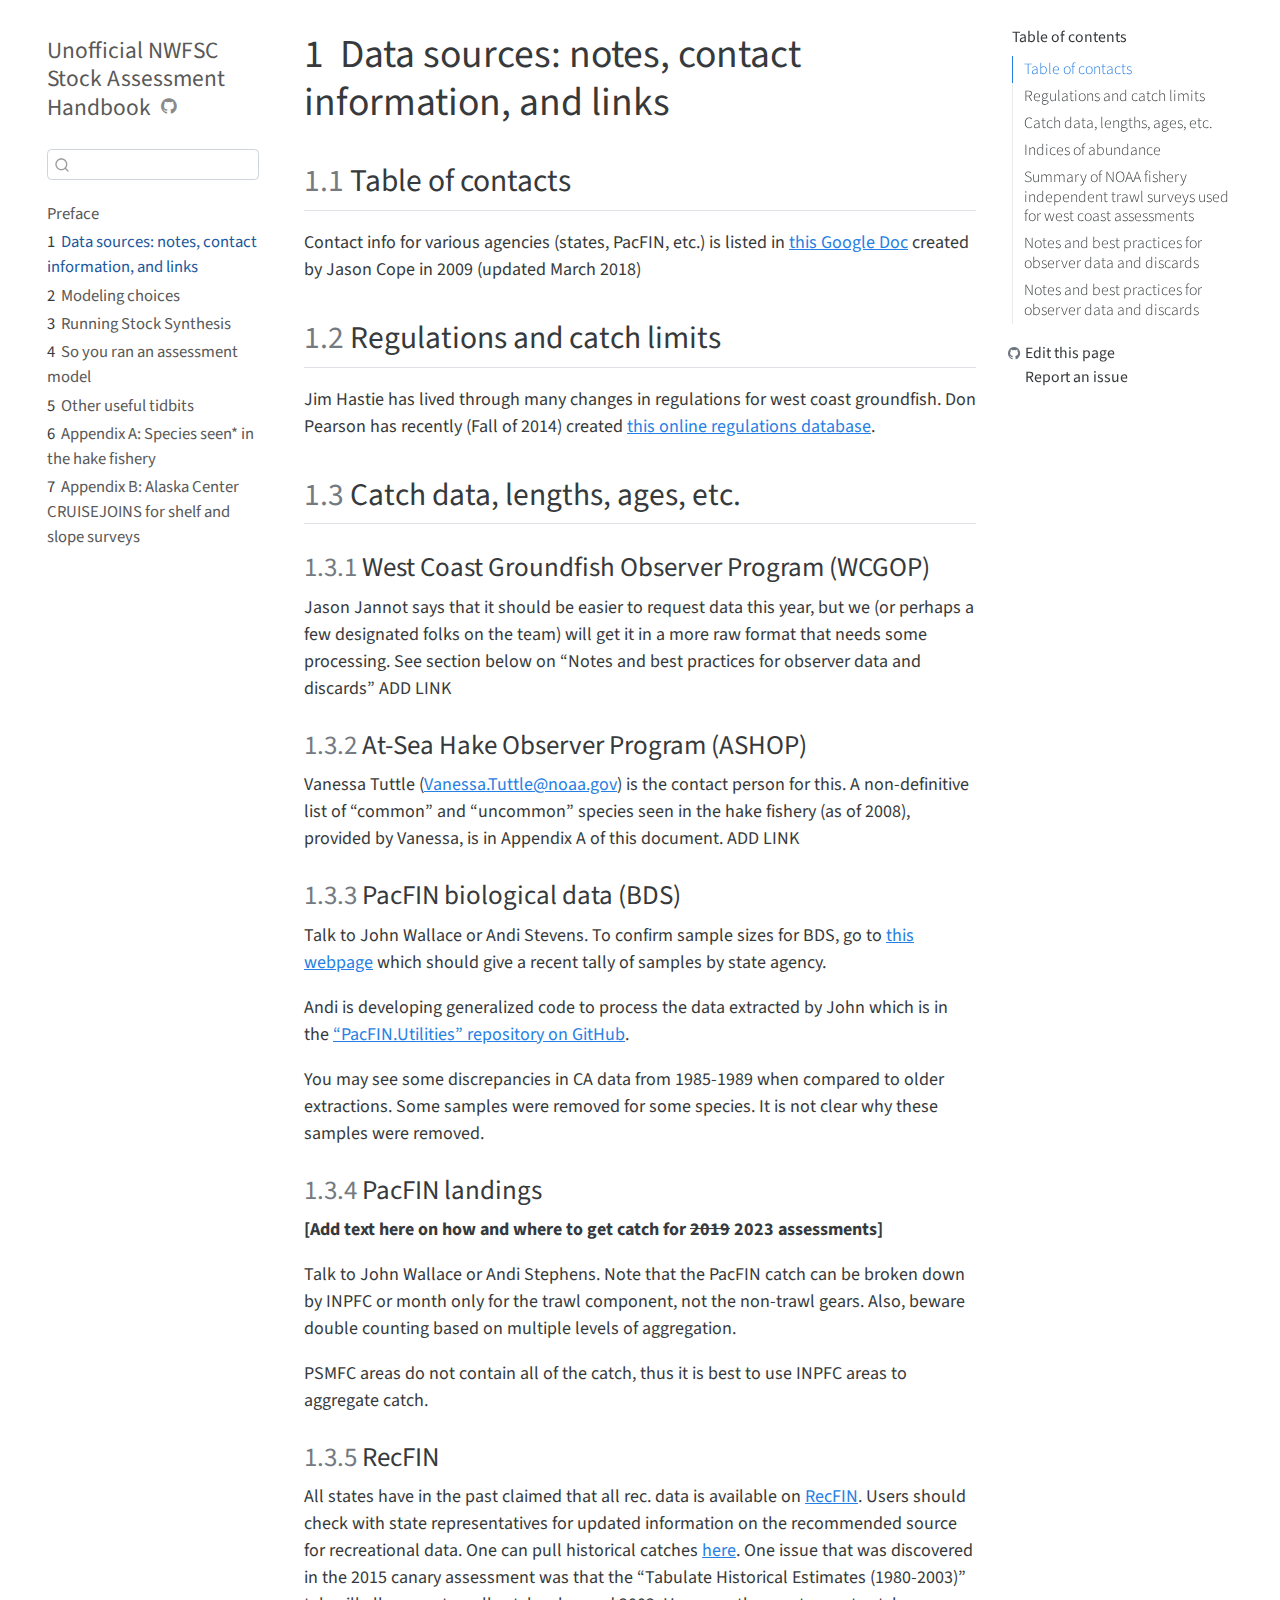
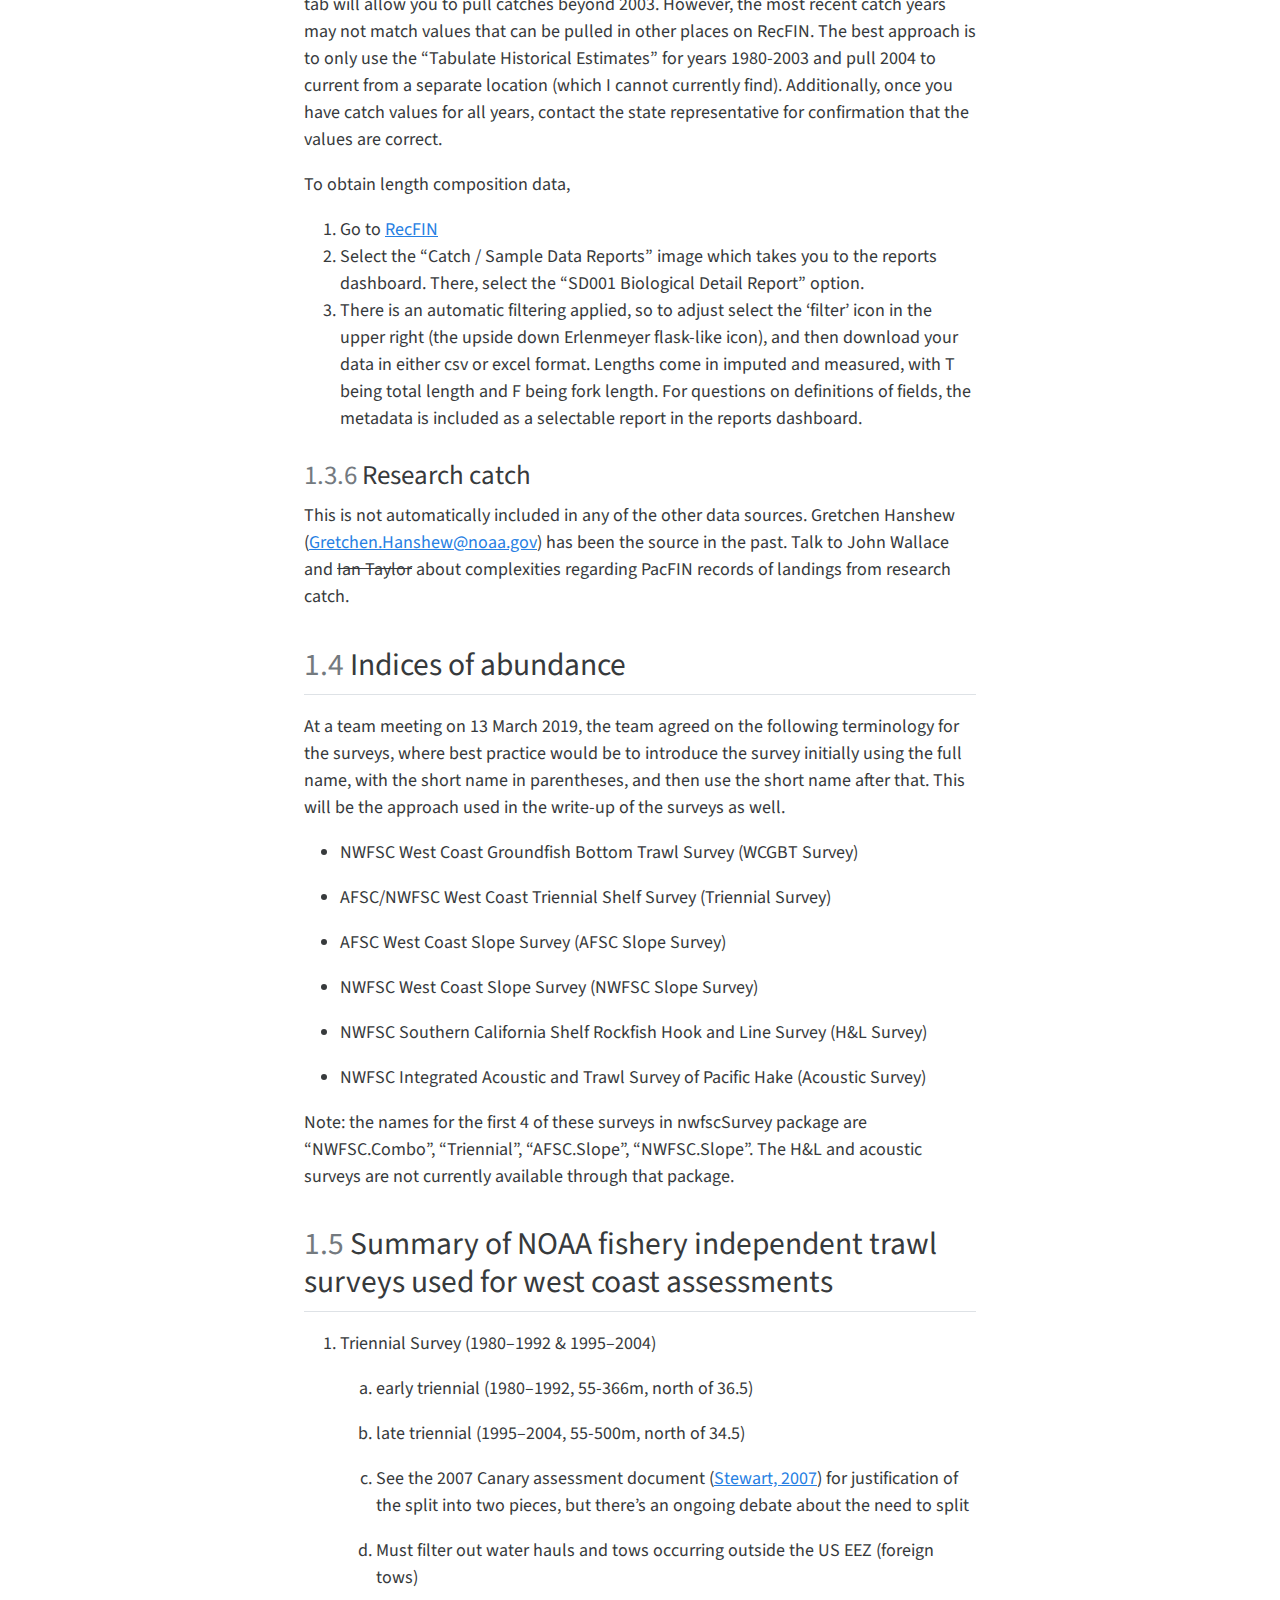
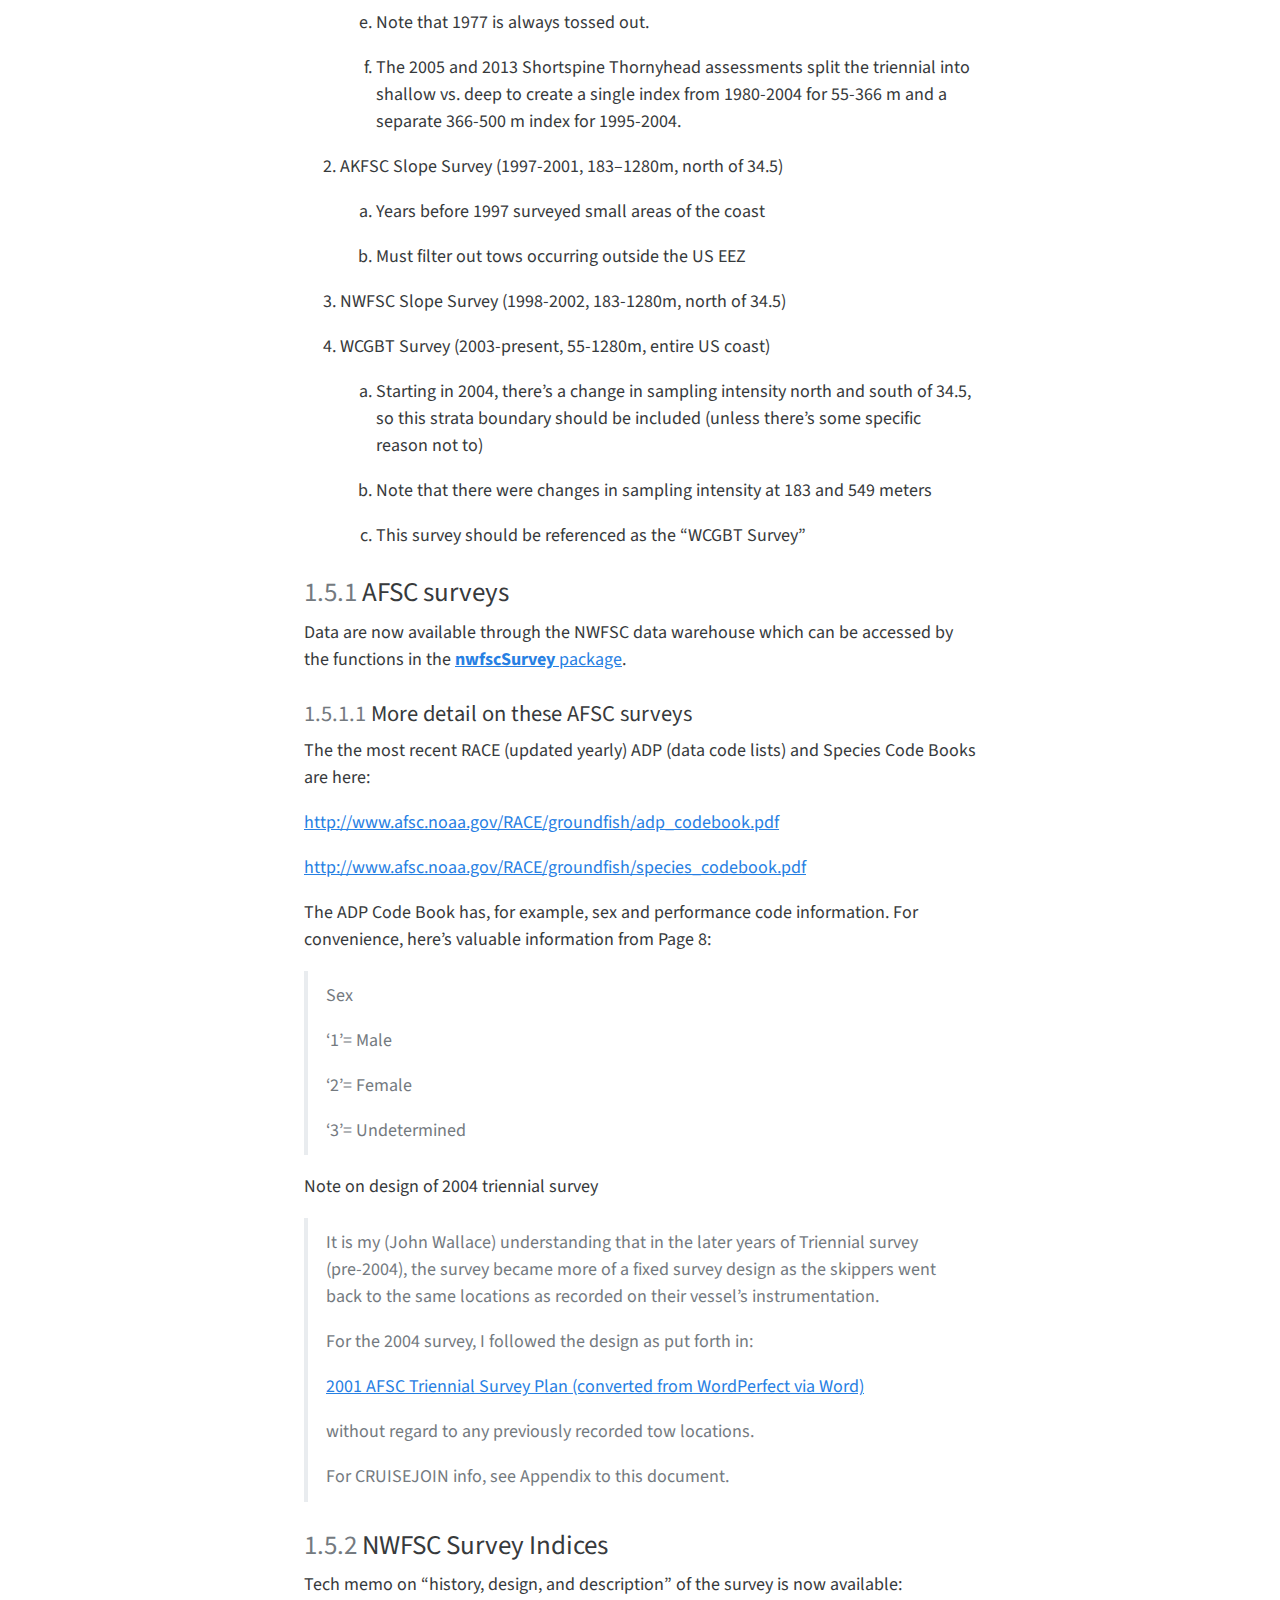
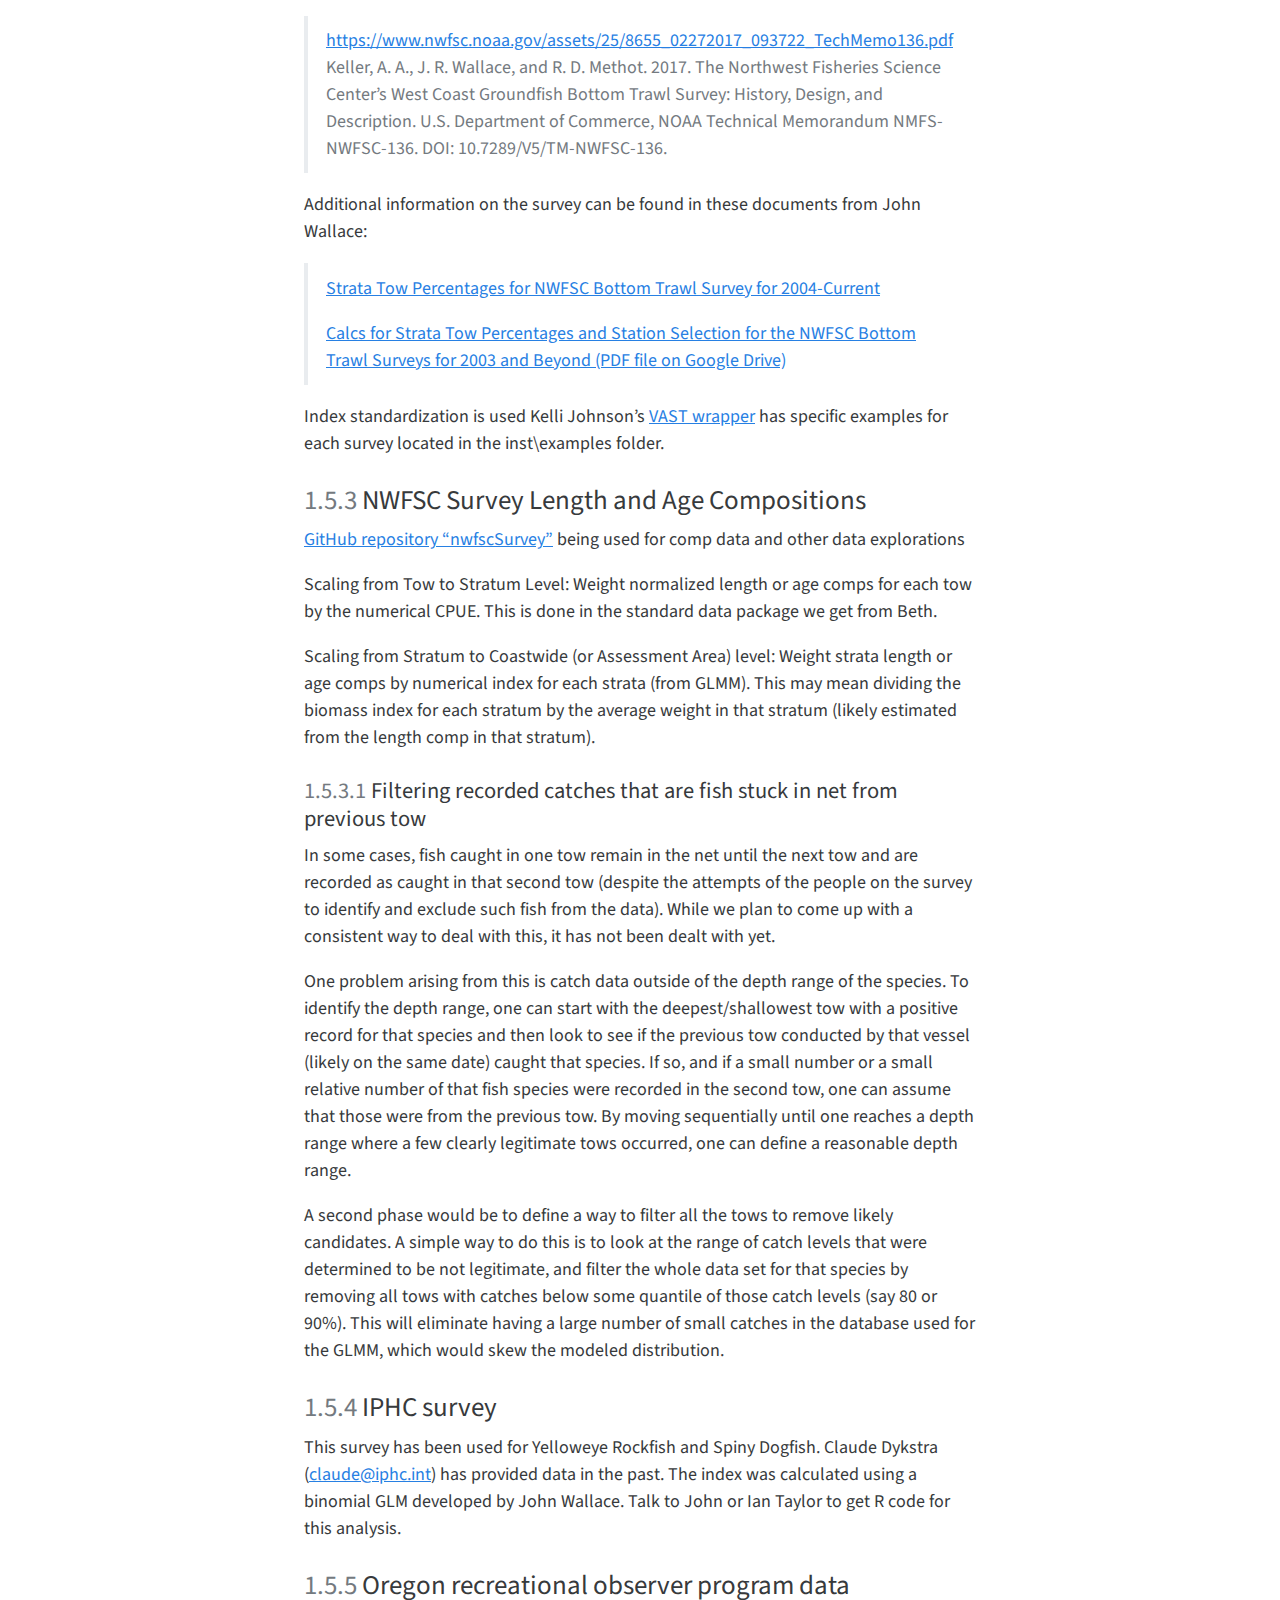
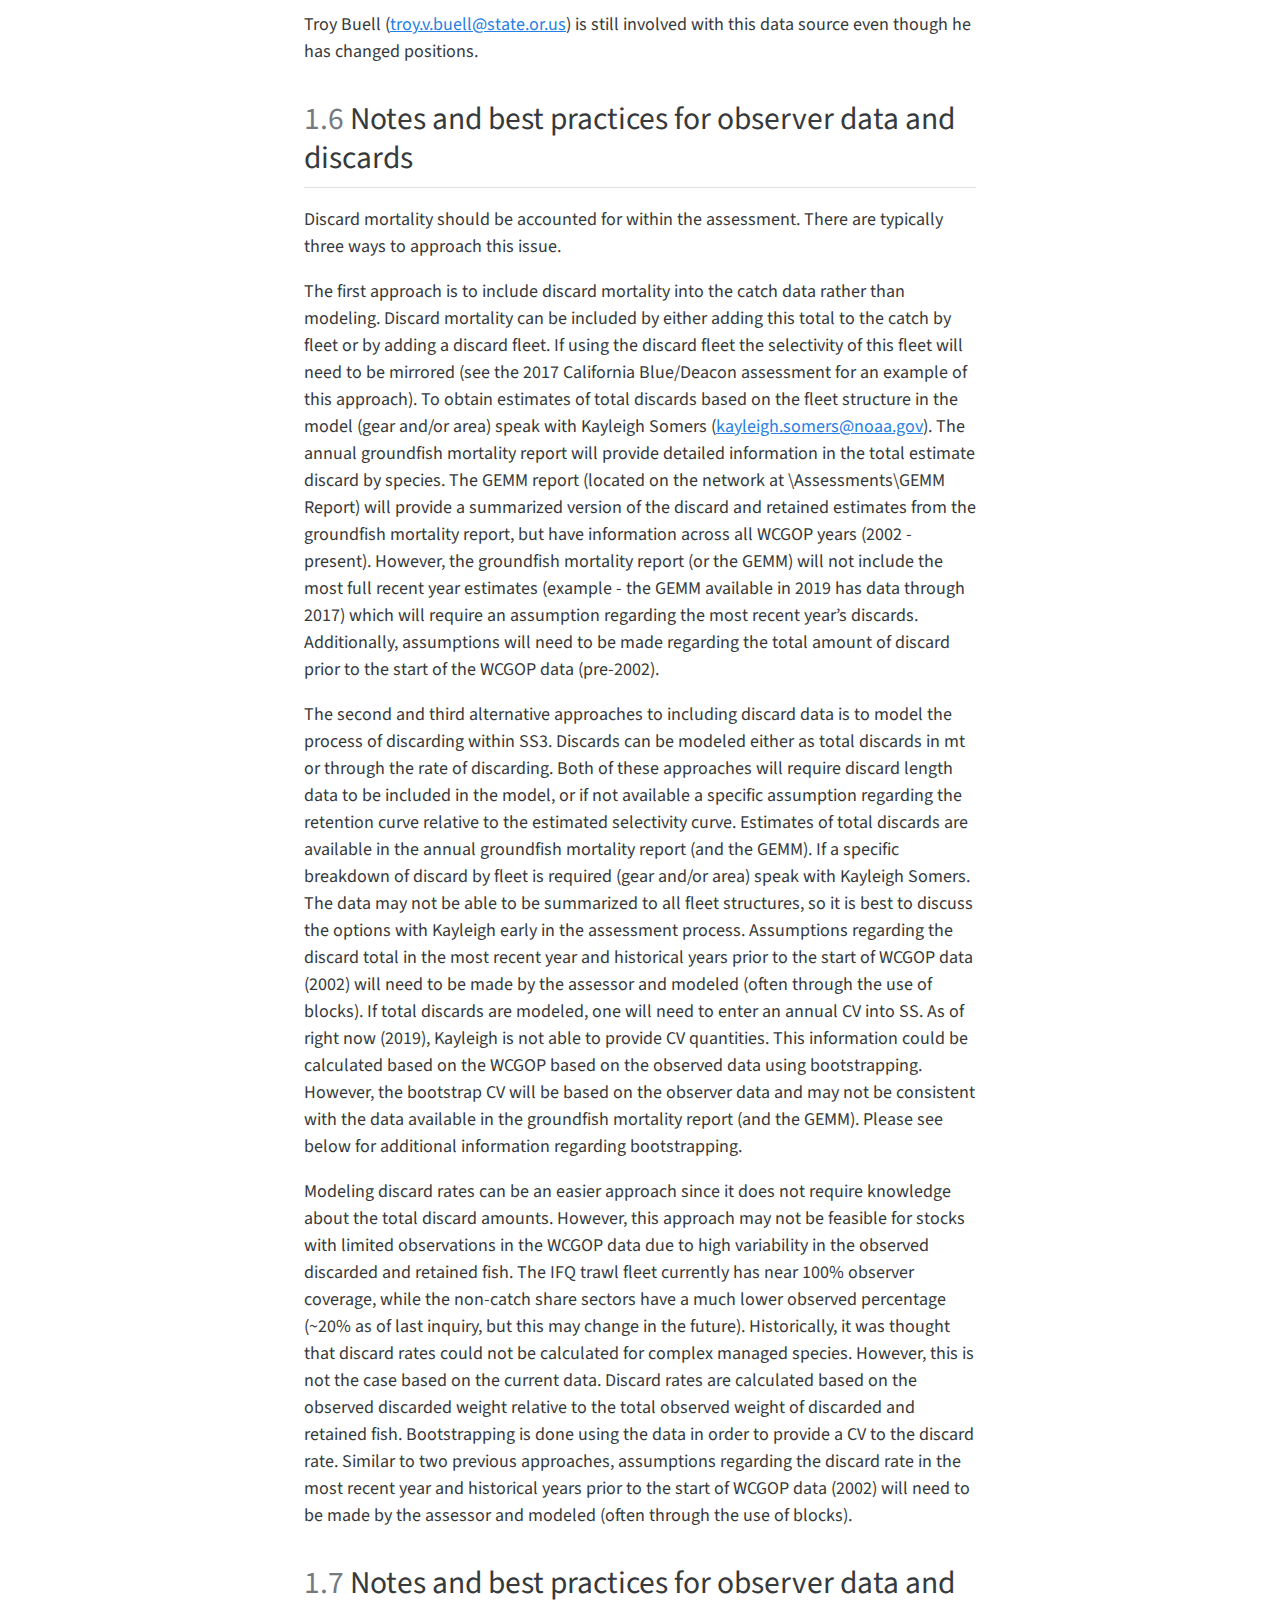
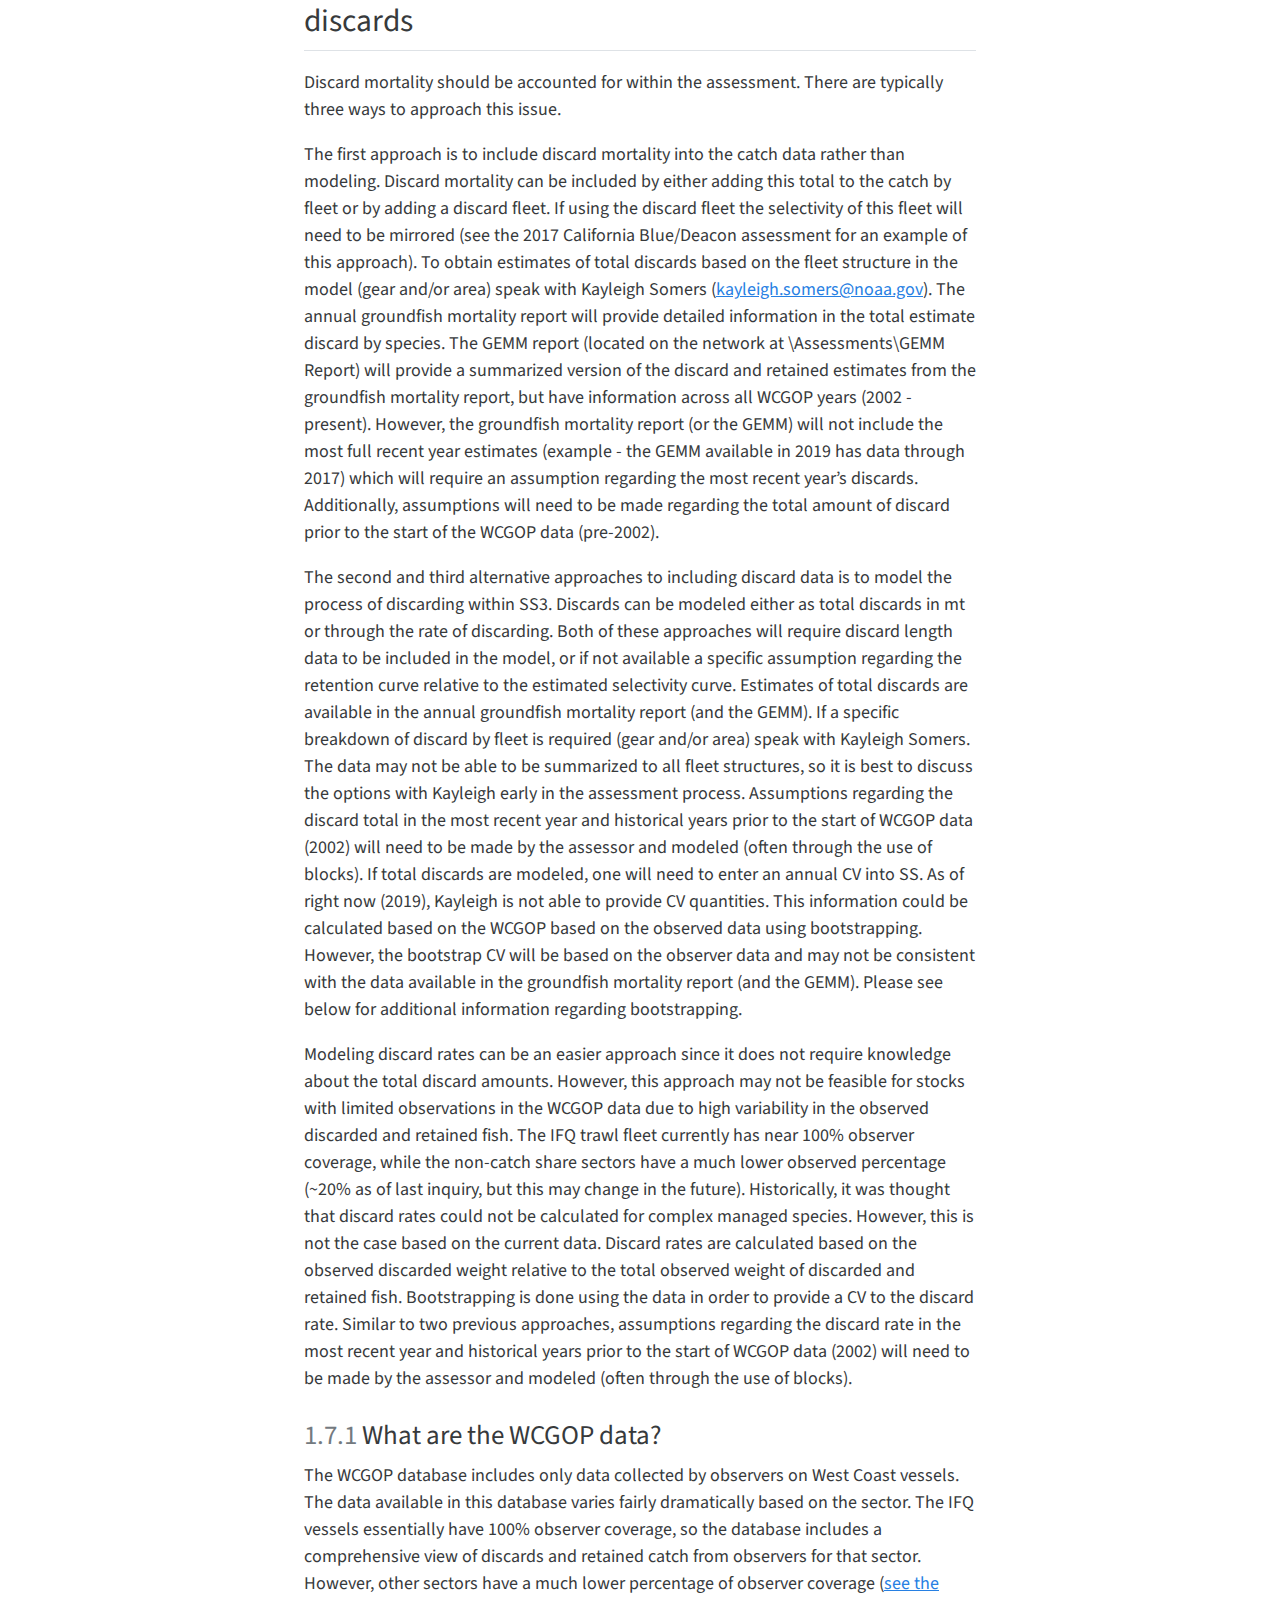
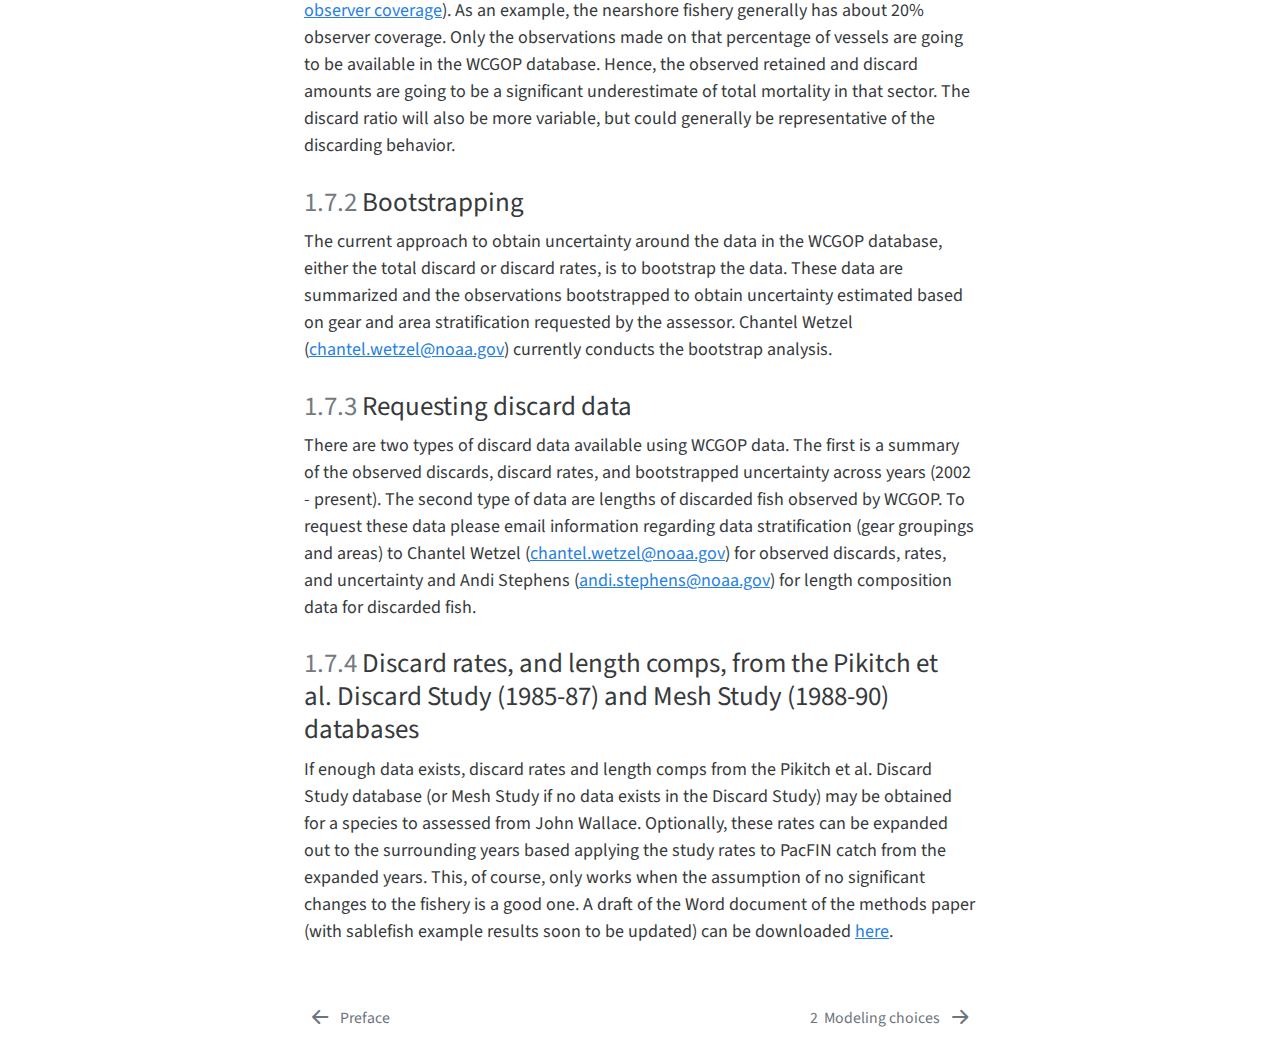
<file: _book/01-data-sources.html>
<!DOCTYPE html>
<html xmlns="http://www.w3.org/1999/xhtml" lang="en" xml:lang="en"><head>

<meta charset="utf-8">
<meta name="generator" content="quarto-1.0.38">

<meta name="viewport" content="width=device-width, initial-scale=1.0, user-scalable=yes">


<title>Unofficial NWFSC Stock Assessment Handbook - 1&nbsp; Data sources: notes, contact information, and links</title>
<style>
code{white-space: pre-wrap;}
span.smallcaps{font-variant: small-caps;}
span.underline{text-decoration: underline;}
div.column{display: inline-block; vertical-align: top; width: 50%;}
div.hanging-indent{margin-left: 1.5em; text-indent: -1.5em;}
ul.task-list{list-style: none;}
</style>


<script src="site_libs/quarto-nav/quarto-nav.js"></script>
<script src="site_libs/quarto-nav/headroom.min.js"></script>
<script src="site_libs/clipboard/clipboard.min.js"></script>
<script src="site_libs/quarto-search/autocomplete.umd.js"></script>
<script src="site_libs/quarto-search/fuse.min.js"></script>
<script src="site_libs/quarto-search/quarto-search.js"></script>
<meta name="quarto:offset" content="./">
<link href="./02-model-choices.html" rel="next">
<link href="./index.html" rel="prev">
<script src="site_libs/quarto-html/quarto.js"></script>
<script src="site_libs/quarto-html/popper.min.js"></script>
<script src="site_libs/quarto-html/tippy.umd.min.js"></script>
<script src="site_libs/quarto-html/anchor.min.js"></script>
<link href="site_libs/quarto-html/tippy.css" rel="stylesheet">
<link href="site_libs/quarto-html/quarto-syntax-highlighting.css" rel="stylesheet" id="quarto-text-highlighting-styles">
<script src="site_libs/bootstrap/bootstrap.min.js"></script>
<link href="site_libs/bootstrap/bootstrap-icons.css" rel="stylesheet">
<link href="site_libs/bootstrap/bootstrap.min.css" rel="stylesheet" id="quarto-bootstrap" data-mode="light">
<script id="quarto-search-options" type="application/json">{
  "location": "sidebar",
  "copy-button": false,
  "collapse-after": 3,
  "panel-placement": "start",
  "type": "textbox",
  "limit": 20,
  "language": {
    "search-no-results-text": "No results",
    "search-matching-documents-text": "matching documents",
    "search-copy-link-title": "Copy link to search",
    "search-hide-matches-text": "Hide additional matches",
    "search-more-match-text": "more match in this document",
    "search-more-matches-text": "more matches in this document",
    "search-clear-button-title": "Clear",
    "search-detached-cancel-button-title": "Cancel",
    "search-submit-button-title": "Submit"
  }
}</script>


</head>

<body class="nav-sidebar floating">

<div id="quarto-search-results"></div>
  <header id="quarto-header" class="headroom fixed-top">
  <nav class="quarto-secondary-nav" data-bs-toggle="collapse" data-bs-target="#quarto-sidebar" aria-controls="quarto-sidebar" aria-expanded="false" aria-label="Toggle sidebar navigation" onclick="if (window.quartoToggleHeadroom) { window.quartoToggleHeadroom(); }">
    <div class="container-fluid d-flex justify-content-between">
      <h1 class="quarto-secondary-nav-title"><span class="chapter-number">1</span>&nbsp; <span class="chapter-title">Data sources: notes, contact information, and links</span></h1>
      <button type="button" class="quarto-btn-toggle btn" aria-label="Show secondary navigation">
        <i class="bi bi-chevron-right"></i>
      </button>
    </div>
  </nav>
</header>
<!-- content -->
<div id="quarto-content" class="quarto-container page-columns page-rows-contents page-layout-article">
<!-- sidebar -->
  <nav id="quarto-sidebar" class="sidebar collapse sidebar-navigation floating overflow-auto">
    <div class="pt-lg-2 mt-2 text-left sidebar-header">
    <div class="sidebar-title mb-0 py-0">
      <a href="./">Unofficial NWFSC Stock Assessment Handbook</a> 
        <div class="sidebar-tools-main">
    <a href="https://github.com/thefaylab/lab-manual" title="Source Code" class="sidebar-tool px-1"><i class="bi bi-github"></i></a>
</div>
    </div>
      </div>
      <div class="mt-2 flex-shrink-0 align-items-center">
        <div class="sidebar-search">
        <div id="quarto-search" class="" title="Search"></div>
        </div>
      </div>
    <div class="sidebar-menu-container"> 
    <ul class="list-unstyled mt-1">
        <li class="sidebar-item">
  <div class="sidebar-item-container"> 
  <a href="./index.html" class="sidebar-item-text sidebar-link">Preface</a>
  </div>
</li>
        <li class="sidebar-item">
  <div class="sidebar-item-container"> 
  <a href="./01-data-sources.html" class="sidebar-item-text sidebar-link active"><span class="chapter-number">1</span>&nbsp; <span class="chapter-title">Data sources: notes, contact information, and links</span></a>
  </div>
</li>
        <li class="sidebar-item">
  <div class="sidebar-item-container"> 
  <a href="./02-model-choices.html" class="sidebar-item-text sidebar-link"><span class="chapter-number">2</span>&nbsp; <span class="chapter-title">Modeling choices</span></a>
  </div>
</li>
        <li class="sidebar-item">
  <div class="sidebar-item-container"> 
  <a href="./03-stock-synthesis.html" class="sidebar-item-text sidebar-link"><span class="chapter-number">3</span>&nbsp; <span class="chapter-title">Running Stock Synthesis</span></a>
  </div>
</li>
        <li class="sidebar-item">
  <div class="sidebar-item-container"> 
  <a href="./04-post-model.html" class="sidebar-item-text sidebar-link"><span class="chapter-number">4</span>&nbsp; <span class="chapter-title">So you ran an assessment model</span></a>
  </div>
</li>
        <li class="sidebar-item">
  <div class="sidebar-item-container"> 
  <a href="./05-other.html" class="sidebar-item-text sidebar-link"><span class="chapter-number">5</span>&nbsp; <span class="chapter-title">Other useful tidbits</span></a>
  </div>
</li>
        <li class="sidebar-item">
  <div class="sidebar-item-container"> 
  <a href="./appendix-a.html" class="sidebar-item-text sidebar-link"><span class="chapter-number">6</span>&nbsp; <span class="chapter-title">Appendix A: Species seen* in the hake fishery</span></a>
  </div>
</li>
        <li class="sidebar-item">
  <div class="sidebar-item-container"> 
  <a href="./appendix-b.html" class="sidebar-item-text sidebar-link"><span class="chapter-number">7</span>&nbsp; <span class="chapter-title">Appendix B: Alaska Center CRUISEJOINS for shelf and slope surveys</span></a>
  </div>
</li>
    </ul>
    </div>
</nav>
<!-- margin-sidebar -->
    <div id="quarto-margin-sidebar" class="sidebar margin-sidebar">
        <nav id="TOC" role="doc-toc">
    <h2 id="toc-title">Table of contents</h2>
   
  <ul>
  <li><a href="#table-of-contacts" id="toc-table-of-contacts" class="nav-link active" data-scroll-target="#table-of-contacts"> <span class="header-section-number">1.1</span> Table of contacts</a></li>
  <li><a href="#regulations-and-catch-limits" id="toc-regulations-and-catch-limits" class="nav-link" data-scroll-target="#regulations-and-catch-limits"> <span class="header-section-number">1.2</span> Regulations and catch limits</a></li>
  <li><a href="#catch-data-lengths-ages-etc." id="toc-catch-data-lengths-ages-etc." class="nav-link" data-scroll-target="#catch-data-lengths-ages-etc."> <span class="header-section-number">1.3</span> Catch data, lengths, ages, etc.</a>
  <ul class="collapse">
  <li><a href="#west-coast-groundfish-observer-program-wcgop" id="toc-west-coast-groundfish-observer-program-wcgop" class="nav-link" data-scroll-target="#west-coast-groundfish-observer-program-wcgop"> <span class="header-section-number">1.3.1</span> West Coast Groundfish Observer Program (WCGOP)</a></li>
  <li><a href="#at-sea-hake-observer-program-ashop" id="toc-at-sea-hake-observer-program-ashop" class="nav-link" data-scroll-target="#at-sea-hake-observer-program-ashop"> <span class="header-section-number">1.3.2</span> At-Sea Hake Observer Program (ASHOP)</a></li>
  <li><a href="#pacfin-biological-data-bds" id="toc-pacfin-biological-data-bds" class="nav-link" data-scroll-target="#pacfin-biological-data-bds"> <span class="header-section-number">1.3.3</span> PacFIN biological data (BDS)</a></li>
  <li><a href="#pacfin-landings" id="toc-pacfin-landings" class="nav-link" data-scroll-target="#pacfin-landings"> <span class="header-section-number">1.3.4</span> PacFIN landings</a></li>
  <li><a href="#recfin" id="toc-recfin" class="nav-link" data-scroll-target="#recfin"> <span class="header-section-number">1.3.5</span> RecFIN</a></li>
  <li><a href="#research-catch" id="toc-research-catch" class="nav-link" data-scroll-target="#research-catch"> <span class="header-section-number">1.3.6</span> Research catch</a></li>
  </ul></li>
  <li><a href="#indices-of-abundance" id="toc-indices-of-abundance" class="nav-link" data-scroll-target="#indices-of-abundance"> <span class="header-section-number">1.4</span> Indices of abundance</a></li>
  <li><a href="#summary-of-noaa-fishery-independent-trawl-surveys-used-for-west-coast-assessments" id="toc-summary-of-noaa-fishery-independent-trawl-surveys-used-for-west-coast-assessments" class="nav-link" data-scroll-target="#summary-of-noaa-fishery-independent-trawl-surveys-used-for-west-coast-assessments"> <span class="header-section-number">1.5</span> Summary of NOAA fishery independent trawl surveys used for west coast assessments</a>
  <ul class="collapse">
  <li><a href="#afsc-surveys" id="toc-afsc-surveys" class="nav-link" data-scroll-target="#afsc-surveys"> <span class="header-section-number">1.5.1</span> AFSC surveys</a></li>
  <li><a href="#nwfsc-survey-indices" id="toc-nwfsc-survey-indices" class="nav-link" data-scroll-target="#nwfsc-survey-indices"> <span class="header-section-number">1.5.2</span> NWFSC Survey Indices</a></li>
  <li><a href="#nwfsc-survey-length-and-age-compositions" id="toc-nwfsc-survey-length-and-age-compositions" class="nav-link" data-scroll-target="#nwfsc-survey-length-and-age-compositions"> <span class="header-section-number">1.5.3</span> NWFSC Survey Length and Age Compositions</a></li>
  <li><a href="#iphc-survey" id="toc-iphc-survey" class="nav-link" data-scroll-target="#iphc-survey"> <span class="header-section-number">1.5.4</span> IPHC survey</a></li>
  <li><a href="#oregon-recreational-observer-program-data" id="toc-oregon-recreational-observer-program-data" class="nav-link" data-scroll-target="#oregon-recreational-observer-program-data"> <span class="header-section-number">1.5.5</span> Oregon recreational observer program data</a></li>
  </ul></li>
  <li><a href="#notes-and-best-practices-for-observer-data-and-discards" id="toc-notes-and-best-practices-for-observer-data-and-discards" class="nav-link" data-scroll-target="#notes-and-best-practices-for-observer-data-and-discards"> <span class="header-section-number">1.6</span> Notes and best practices for observer data and discards</a></li>
  <li><a href="#notes-and-best-practices-for-observer-data-and-discards-1" id="toc-notes-and-best-practices-for-observer-data-and-discards-1" class="nav-link" data-scroll-target="#notes-and-best-practices-for-observer-data-and-discards-1"> <span class="header-section-number">1.7</span> Notes and best practices for observer data and discards</a>
  <ul class="collapse">
  <li><a href="#what-are-the-wcgop-data" id="toc-what-are-the-wcgop-data" class="nav-link" data-scroll-target="#what-are-the-wcgop-data"> <span class="header-section-number">1.7.1</span> What are the WCGOP data?</a></li>
  <li><a href="#bootstrapping" id="toc-bootstrapping" class="nav-link" data-scroll-target="#bootstrapping"> <span class="header-section-number">1.7.2</span> Bootstrapping</a></li>
  <li><a href="#requesting-discard-data" id="toc-requesting-discard-data" class="nav-link" data-scroll-target="#requesting-discard-data"> <span class="header-section-number">1.7.3</span> Requesting discard data</a></li>
  <li><a href="#discard-rates-and-length-comps-from-the-pikitch-et-al.-discard-study-1985-87-and-mesh-study-1988-90-databases" id="toc-discard-rates-and-length-comps-from-the-pikitch-et-al.-discard-study-1985-87-and-mesh-study-1988-90-databases" class="nav-link" data-scroll-target="#discard-rates-and-length-comps-from-the-pikitch-et-al.-discard-study-1985-87-and-mesh-study-1988-90-databases"> <span class="header-section-number">1.7.4</span> Discard rates, and length comps, from the Pikitch et al.&nbsp;Discard Study (1985-87) and Mesh Study (1988-90) databases</a></li>
  </ul></li>
  </ul>
<div class="toc-actions"><div><i class="bi bi-github"></i></div><div class="action-links"><p><a href="https://github.com/thefaylab/lab-manual/edit/main/01-data-sources.qmd" class="toc-action">Edit this page</a></p><p><a href="https://github.com/thefaylab/lab-manual/issues/new" class="toc-action">Report an issue</a></p></div></div></nav>
    </div>
<!-- main -->
<main class="content" id="quarto-document-content">

<header id="title-block-header" class="quarto-title-block default">
<div class="quarto-title">
<h1 class="title d-none d-lg-block"><span class="chapter-number">1</span>&nbsp; <span class="chapter-title">Data sources: notes, contact information, and links</span></h1>
</div>



<div class="quarto-title-meta">

    
    
  </div>
  

</header>

<section id="table-of-contacts" class="level2" data-number="1.1">
<h2 data-number="1.1" class="anchored" data-anchor-id="table-of-contacts"><span class="header-section-number">1.1</span> Table of contacts</h2>
<p>Contact info for various agencies (states, PacFIN, etc.) is listed in <a href="https://spreadsheets.google.com/ccc?key=0ApyEcf4KAlVTdDV0V1ZsNFM5REVzNDh4SXJGWkJydWc&amp;hl=en#gid=0">this Google Doc</a> created by Jason Cope in 2009 (updated March 2018)</p>
</section>
<section id="regulations-and-catch-limits" class="level2" data-number="1.2">
<h2 data-number="1.2" class="anchored" data-anchor-id="regulations-and-catch-limits"><span class="header-section-number">1.2</span> Regulations and catch limits</h2>
<p>Jim Hastie has lived through many changes in regulations for west coast groundfish. Don Pearson has recently (Fall of 2014) created <a href="https://calcom.psmfc.org/regulation_main.asp">this online regulations database</a>.</p>
</section>
<section id="catch-data-lengths-ages-etc." class="level2" data-number="1.3">
<h2 data-number="1.3" class="anchored" data-anchor-id="catch-data-lengths-ages-etc."><span class="header-section-number">1.3</span> Catch data, lengths, ages, etc.</h2>
<section id="west-coast-groundfish-observer-program-wcgop" class="level3" data-number="1.3.1">
<h3 data-number="1.3.1" class="anchored" data-anchor-id="west-coast-groundfish-observer-program-wcgop"><span class="header-section-number">1.3.1</span> West Coast Groundfish Observer Program (WCGOP)</h3>
<p>Jason Jannot says that it should be easier to request data this year, but we (or perhaps a few designated folks on the team) will get it in a more raw format that needs some processing. See section below on “Notes and best practices for observer data and discards” ADD LINK</p>
</section>
<section id="at-sea-hake-observer-program-ashop" class="level3" data-number="1.3.2">
<h3 data-number="1.3.2" class="anchored" data-anchor-id="at-sea-hake-observer-program-ashop"><span class="header-section-number">1.3.2</span> At-Sea Hake Observer Program (ASHOP)</h3>
<p>Vanessa Tuttle (<a href="mailto:Vanessa.Tuttle@noaa.gov">Vanessa.Tuttle@noaa.gov</a>) is the contact person for this. A non-definitive list of “common” and “uncommon” species seen in the hake fishery (as of 2008), provided by Vanessa, is in Appendix A of this document. ADD LINK</p>
</section>
<section id="pacfin-biological-data-bds" class="level3" data-number="1.3.3">
<h3 data-number="1.3.3" class="anchored" data-anchor-id="pacfin-biological-data-bds"><span class="header-section-number">1.3.3</span> PacFIN biological data (BDS)</h3>
<p>Talk to John Wallace or Andi Stevens. To confirm sample sizes for BDS, go to <a href="http://pacfin.psmfc.org/pacfin_pub/data_rpts_pub/bds_table_stats_sp_subtotals.txt">this webpage</a> which should give a recent tally of samples by state agency.</p>
<p>Andi is developing generalized code to process the data extracted by John which is in the <a href="https://github.com/nwfsc-assess/PacFIN.Utilities">“PacFIN.Utilities” repository on GitHub</a>.</p>
<p>You may see some discrepancies in CA data from 1985-1989 when compared to older extractions. Some samples were removed for some species. It is not clear why these samples were removed.</p>
</section>
<section id="pacfin-landings" class="level3" data-number="1.3.4">
<h3 data-number="1.3.4" class="anchored" data-anchor-id="pacfin-landings"><span class="header-section-number">1.3.4</span> PacFIN landings</h3>
<p><strong>[Add text here on how and where to get catch for <del>2019</del> 2023 assessments]</strong></p>
<p>Talk to John Wallace or Andi Stephens. Note that the PacFIN catch can be broken down by INPFC or month only for the trawl component, not the non-trawl gears. Also, beware double counting based on multiple levels of aggregation.</p>
<p>PSMFC areas do not contain all of the catch, thus it is best to use INPFC areas to aggregate catch.</p>
</section>
<section id="recfin" class="level3" data-number="1.3.5">
<h3 data-number="1.3.5" class="anchored" data-anchor-id="recfin"><span class="header-section-number">1.3.5</span> RecFIN</h3>
<p>All states have in the past claimed that all rec. data is available on <a href="http://www.recfin.org/">RecFIN</a>. Users should check with state representatives for updated information on the recommended source for recreational data. One can pull historical catches <a href="http://www.recfin.org/estimates">here</a>. One issue that was discovered in the 2015 canary assessment was that the “Tabulate Historical Estimates (1980-2003)” tab will allow you to pull catches beyond 2003. However, the most recent catch years may not match values that can be pulled in other places on RecFIN. The best approach is to only use the “Tabulate Historical Estimates” for years 1980-2003 and pull 2004 to current from a separate location (which I cannot currently find). Additionally, once you have catch values for all years, contact the state representative for confirmation that the values are correct.</p>
<p>To obtain length composition data,</p>
<ol type="1">
<li>Go to <a href="https://www.recfin.org/">RecFIN</a></li>
<li>Select the “Catch / Sample Data Reports” image which takes you to the reports dashboard. There, select the “SD001 Biological Detail Report” option.</li>
<li>There is an automatic filtering applied, so to adjust select the ‘filter’ icon in the upper right (the upside down Erlenmeyer flask-like icon), and then download your data in either csv or excel format. Lengths come in imputed and measured, with T being total length and F being fork length. For questions on definitions of fields, the metadata is included as a selectable report in the reports dashboard.</li>
</ol>
</section>
<section id="research-catch" class="level3" data-number="1.3.6">
<h3 data-number="1.3.6" class="anchored" data-anchor-id="research-catch"><span class="header-section-number">1.3.6</span> Research catch</h3>
<p>This is not automatically included in any of the other data sources. Gretchen Hanshew (<a href="mailto:Gretchen.Hanshew@noaa.gov">Gretchen.Hanshew@noaa.gov</a>) has been the source in the past. Talk to John Wallace and <del>Ian Taylor</del> about complexities regarding PacFIN records of landings from research catch.</p>
</section>
</section>
<section id="indices-of-abundance" class="level2" data-number="1.4">
<h2 data-number="1.4" class="anchored" data-anchor-id="indices-of-abundance"><span class="header-section-number">1.4</span> Indices of abundance</h2>
<p>At a team meeting on 13 March 2019, the team agreed on the following terminology for the surveys, where best practice would be to introduce the survey initially using the full name, with the short name in parentheses, and then use the short name after that. This will be the approach used in the write-up of the surveys as well.</p>
<ul>
<li><p>NWFSC West Coast Groundfish Bottom Trawl Survey (WCGBT Survey)</p></li>
<li><p>AFSC/NWFSC West Coast Triennial Shelf Survey (Triennial Survey)</p></li>
<li><p>AFSC West Coast Slope Survey (AFSC Slope Survey)</p></li>
<li><p>NWFSC West Coast Slope Survey (NWFSC Slope Survey)</p></li>
<li><p>NWFSC Southern California Shelf Rockfish Hook and Line Survey (H&amp;L Survey)</p></li>
<li><p>NWFSC Integrated Acoustic and Trawl Survey of Pacific Hake (Acoustic Survey)</p></li>
</ul>
<p>Note: the names for the first 4 of these surveys in nwfscSurvey package are “NWFSC.Combo”, “Triennial”, “AFSC.Slope”, “NWFSC.Slope”. The H&amp;L and acoustic surveys are not currently available through that package.</p>
</section>
<section id="summary-of-noaa-fishery-independent-trawl-surveys-used-for-west-coast-assessments" class="level2" data-number="1.5">
<h2 data-number="1.5" class="anchored" data-anchor-id="summary-of-noaa-fishery-independent-trawl-surveys-used-for-west-coast-assessments"><span class="header-section-number">1.5</span> Summary of NOAA fishery independent trawl surveys used for west coast assessments</h2>
<ol type="1">
<li><p>Triennial Survey (1980–1992 &amp; 1995–2004)</p>
<ol type="a">
<li><p>early triennial (1980–1992, 55-366m, north of 36.5)</p></li>
<li><p>late triennial (1995–2004, 55-500m, north of 34.5)</p></li>
<li><p>See the 2007 Canary assessment document (<a href="http://www.pcouncil.org/wp-content/uploads/2007_canary_SAFE.pdf">Stewart, 2007</a>) for justification of the split into two pieces, but there’s an ongoing debate about the need to split</p></li>
<li><p>Must filter out water hauls and tows occurring outside the US EEZ (foreign tows)</p></li>
<li><p>Note that 1977 is always tossed out.</p></li>
<li><p>The 2005 and 2013 Shortspine Thornyhead assessments split the triennial into shallow vs.&nbsp;deep to create a single index from 1980-2004 for 55-366 m and a separate 366-500 m index for 1995-2004.</p></li>
</ol></li>
<li><p>AKFSC Slope Survey (1997-2001, 183–1280m, north of 34.5)</p>
<ol type="a">
<li><p>Years before 1997 surveyed small areas of the coast</p></li>
<li><p>Must filter out tows occurring outside the US EEZ</p></li>
</ol></li>
<li><p>NWFSC Slope Survey (1998-2002, 183-1280m, north of 34.5)</p></li>
<li><p>WCGBT Survey (2003-present, 55-1280m, entire US coast)</p>
<ol type="a">
<li><p>Starting in 2004, there’s a change in sampling intensity north and south of 34.5, so this strata boundary should be included (unless there’s some specific reason not to)</p></li>
<li><p>Note that there were changes in sampling intensity at 183 and 549 meters</p></li>
<li><p>This survey should be referenced as the “WCGBT Survey”</p></li>
</ol></li>
</ol>
<section id="afsc-surveys" class="level3" data-number="1.5.1">
<h3 data-number="1.5.1" class="anchored" data-anchor-id="afsc-surveys"><span class="header-section-number">1.5.1</span> AFSC surveys</h3>
<p>Data are now available through the NWFSC data warehouse which can be accessed by the functions in the <a href="https://github.com/nwfsc-assess/nwfscSurvey"><strong>nwfscSurvey</strong> package</a>.</p>
<section id="more-detail-on-these-afsc-surveys" class="level4" data-number="1.5.1.1">
<h4 data-number="1.5.1.1" class="anchored" data-anchor-id="more-detail-on-these-afsc-surveys"><span class="header-section-number">1.5.1.1</span> More detail on these AFSC surveys</h4>
<p>The the most recent RACE (updated yearly) ADP (data code lists) and Species Code Books are here:</p>
<p><a href="http://www.afsc.noaa.gov/RACE/groundfish/adp_codebook.pdf" class="uri">http://www.afsc.noaa.gov/RACE/groundfish/adp_codebook.pdf</a></p>
<p><a href="http://www.afsc.noaa.gov/RACE/groundfish/species_codebook.pdf" class="uri">http://www.afsc.noaa.gov/RACE/groundfish/species_codebook.pdf</a></p>
<p>The ADP Code Book has, for example, sex and performance code information. For convenience, here’s valuable information from Page 8:</p>
<blockquote class="blockquote">
<p>Sex</p>
<p>‘1’= Male</p>
<p>‘2’= Female</p>
<p>‘3’= Undetermined</p>
</blockquote>
<p>Note on design of 2004 triennial survey</p>
<blockquote class="blockquote">
<p>It is my (John Wallace) understanding that in the later years of Triennial survey (pre-2004), the survey became more of a fixed survey design as the skippers went back to the same locations as recorded on their vessel’s instrumentation.</p>
<p>For the 2004 survey, I followed the design as put forth in:</p>
<p><a href="https://docs.google.com/a/noaa.gov/document/d/1WnWF60l9GgB7ZwFeds7RYbddXMNmxxR6FAvB2Q4unPY/edit?usp=sharing">2001 AFSC Triennial Survey Plan (converted from WordPerfect via Word)</a></p>
<p>without regard to any previously recorded tow locations.</p>
<p>For CRUISEJOIN info, see Appendix to this document.</p>
</blockquote>
</section>
</section>
<section id="nwfsc-survey-indices" class="level3" data-number="1.5.2">
<h3 data-number="1.5.2" class="anchored" data-anchor-id="nwfsc-survey-indices"><span class="header-section-number">1.5.2</span> NWFSC Survey Indices</h3>
<p>Tech memo on “history, design, and description” of the survey is now available:</p>
<blockquote class="blockquote">
<p><a href="https://www.nwfsc.noaa.gov/assets/25/8655_02272017_093722_TechMemo136.pdf">https://www.nwfsc.noaa.gov/assets/25/8655_02272017_093722_TechMemo136.pdf<br>
</a>Keller, A. A., J. R. Wallace, and R. D. Methot. 2017. The Northwest Fisheries Science Center’s West Coast Groundfish Bottom Trawl Survey: History, Design, and Description. U.S. Department of Commerce, NOAA Technical Memorandum NMFS-NWFSC-136. DOI: 10.7289/V5/TM-NWFSC-136.</p>
</blockquote>
<p>Additional information on the survey can be found in these documents from John Wallace:</p>
<blockquote class="blockquote">
<p><a href="https://docs.google.com/a/noaa.gov/document/d/1pq7D6ZYbpbgc-7v2qwcCyr3SCqDfBNxcPPq082jwnYQ/edit?usp=sharing">Strata Tow Percentages for NWFSC Bottom Trawl Survey for 2004-Current</a></p>
<p><a href="https://drive.google.com/a/noaa.gov/file/d/0B5YpOk8zQ3cuYWpSNEQ5XzZUMlk/edit?usp=sharing">Calcs for Strata Tow Percentages and Station Selection for the NWFSC Bottom Trawl Surveys for 2003 and Beyond (PDF file on Google Drive)</a></p>
</blockquote>
<p>Index standardization is used Kelli Johnson’s <a href="https://github.com/nwfsc-assess/VASTWestCoast">VAST wrapper</a> has specific examples for each survey located in the inst\examples folder.</p>
</section>
<section id="nwfsc-survey-length-and-age-compositions" class="level3" data-number="1.5.3">
<h3 data-number="1.5.3" class="anchored" data-anchor-id="nwfsc-survey-length-and-age-compositions"><span class="header-section-number">1.5.3</span> NWFSC Survey Length and Age Compositions</h3>
<p><a href="https://github.com/nwfsc-assess/nwfscSurvey">GitHub repository “nwfscSurvey”</a> being used for comp data and other data explorations</p>
<p>Scaling from Tow to Stratum Level: Weight normalized length or age comps for each tow by the numerical CPUE. This is done in the standard data package we get from Beth.</p>
<p>Scaling from Stratum to Coastwide (or Assessment Area) level: Weight strata length or age comps by numerical index for each strata (from GLMM). This may mean dividing the biomass index for each stratum by the average weight in that stratum (likely estimated from the length comp in that stratum).</p>
<section id="filtering-recorded-catches-that-are-fish-stuck-in-net-from-previous-tow" class="level4" data-number="1.5.3.1">
<h4 data-number="1.5.3.1" class="anchored" data-anchor-id="filtering-recorded-catches-that-are-fish-stuck-in-net-from-previous-tow"><span class="header-section-number">1.5.3.1</span> Filtering recorded catches that are fish stuck in net from previous tow</h4>
<p>In some cases, fish caught in one tow remain in the net until the next tow and are recorded as caught in that second tow (despite the attempts of the people on the survey to identify and exclude such fish from the data). While we plan to come up with a consistent way to deal with this, it has not been dealt with yet.</p>
<p>One problem arising from this is catch data outside of the depth range of the species. To identify the depth range, one can start with the deepest/shallowest tow with a positive record for that species and then look to see if the previous tow conducted by that vessel (likely on the same date) caught that species. If so, and if a small number or a small relative number of that fish species were recorded in the second tow, one can assume that those were from the previous tow. By moving sequentially until one reaches a depth range where a few clearly legitimate tows occurred, one can define a reasonable depth range.</p>
<p>A second phase would be to define a way to filter all the tows to remove likely candidates. A simple way to do this is to look at the range of catch levels that were determined to be not legitimate, and filter the whole data set for that species by removing all tows with catches below some quantile of those catch levels (say 80 or 90%). This will eliminate having a large number of small catches in the database used for the GLMM, which would skew the modeled distribution.</p>
</section>
</section>
<section id="iphc-survey" class="level3" data-number="1.5.4">
<h3 data-number="1.5.4" class="anchored" data-anchor-id="iphc-survey"><span class="header-section-number">1.5.4</span> IPHC survey</h3>
<p>This survey has been used for Yelloweye Rockfish and Spiny Dogfish. Claude Dykstra (<a href="mailto:claude@iphc.int">claude@iphc.int</a>) has provided data in the past. The index was calculated using a binomial GLM developed by John Wallace. Talk to John or Ian Taylor to get R code for this analysis.</p>
</section>
<section id="oregon-recreational-observer-program-data" class="level3" data-number="1.5.5">
<h3 data-number="1.5.5" class="anchored" data-anchor-id="oregon-recreational-observer-program-data"><span class="header-section-number">1.5.5</span> Oregon recreational observer program data</h3>
<p>Troy Buell (<a href="mailto:troy.v.buell@state.or.us">troy.v.buell@state.or.us</a>) is still involved with this data source even though he has changed positions.</p>
</section>
</section>
<section id="notes-and-best-practices-for-observer-data-and-discards" class="level2" data-number="1.6">
<h2 data-number="1.6" class="anchored" data-anchor-id="notes-and-best-practices-for-observer-data-and-discards"><span class="header-section-number">1.6</span> Notes and best practices for observer data and discards</h2>
<p>Discard mortality should be accounted for within the assessment. There are typically three ways to approach this issue.</p>
<p>The first approach is to include discard mortality into the catch data rather than modeling. Discard mortality can be included by either adding this total to the catch by fleet or by adding a discard fleet. If using the discard fleet the selectivity of this fleet will need to be mirrored (see the 2017 California Blue/Deacon assessment for an example of this approach). To obtain estimates of total discards based on the fleet structure in the model (gear and/or area) speak with Kayleigh Somers (<a href="mailto:kayleigh.somers@noaa.gov">kayleigh.somers@noaa.gov</a>). The annual groundfish mortality report will provide detailed information in the total estimate discard by species. The GEMM report (located on the network at \Assessments\GEMM Report) will provide a summarized version of the discard and retained estimates from the groundfish mortality report, but have information across all WCGOP years (2002 - present). However, the groundfish mortality report (or the GEMM) will not include the most full recent year estimates (example - the GEMM available in 2019 has data through 2017) which will require an assumption regarding the most recent year’s discards. Additionally, assumptions will need to be made regarding the total amount of discard prior to the start of the WCGOP data (pre-2002).</p>
<p>The second and third alternative approaches to including discard data is to model the process of discarding within SS3. Discards can be modeled either as total discards in mt or through the rate of discarding. Both of these approaches will require discard length data to be included in the model, or if not available a specific assumption regarding the retention curve relative to the estimated selectivity curve. Estimates of total discards are available in the annual groundfish mortality report (and the GEMM). If a specific breakdown of discard by fleet is required (gear and/or area) speak with Kayleigh Somers. The data may not be able to be summarized to all fleet structures, so it is best to discuss the options with Kayleigh early in the assessment process. Assumptions regarding the discard total in the most recent year and historical years prior to the start of WCGOP data (2002) will need to be made by the assessor and modeled (often through the use of blocks). If total discards are modeled, one will need to enter an annual CV into SS. As of right now (2019), Kayleigh is not able to provide CV quantities. This information could be calculated based on the WCGOP based on the observed data using bootstrapping. However, the bootstrap CV will be based on the observer data and may not be consistent with the data available in the groundfish mortality report (and the GEMM). Please see below for additional information regarding bootstrapping.</p>
<p>Modeling discard rates can be an easier approach since it does not require knowledge about the total discard amounts. However, this approach may not be feasible for stocks with limited observations in the WCGOP data due to high variability in the observed discarded and retained fish. The IFQ trawl fleet currently has near 100% observer coverage, while the non-catch share sectors have a much lower observed percentage (~20% as of last inquiry, but this may change in the future). Historically, it was thought that discard rates could not be calculated for complex managed species. However, this is not the case based on the current data. Discard rates are calculated based on the observed discarded weight relative to the total observed weight of discarded and retained fish. Bootstrapping is done using the data in order to provide a CV to the discard rate. Similar to two previous approaches, assumptions regarding the discard rate in the most recent year and historical years prior to the start of WCGOP data (2002) will need to be made by the assessor and modeled (often through the use of blocks).</p>
</section>
<section id="notes-and-best-practices-for-observer-data-and-discards-1" class="level2" data-number="1.7">
<h2 data-number="1.7" class="anchored" data-anchor-id="notes-and-best-practices-for-observer-data-and-discards-1"><span class="header-section-number">1.7</span> Notes and best practices for observer data and discards</h2>
<p>Discard mortality should be accounted for within the assessment. There are typically three ways to approach this issue.</p>
<p>The first approach is to include discard mortality into the catch data rather than modeling. Discard mortality can be included by either adding this total to the catch by fleet or by adding a discard fleet. If using the discard fleet the selectivity of this fleet will need to be mirrored (see the 2017 California Blue/Deacon assessment for an example of this approach). To obtain estimates of total discards based on the fleet structure in the model (gear and/or area) speak with Kayleigh Somers (<a href="mailto:kayleigh.somers@noaa.gov">kayleigh.somers@noaa.gov</a>). The annual groundfish mortality report will provide detailed information in the total estimate discard by species. The GEMM report (located on the network at \Assessments\GEMM Report) will provide a summarized version of the discard and retained estimates from the groundfish mortality report, but have information across all WCGOP years (2002 - present). However, the groundfish mortality report (or the GEMM) will not include the most full recent year estimates (example - the GEMM available in 2019 has data through 2017) which will require an assumption regarding the most recent year’s discards. Additionally, assumptions will need to be made regarding the total amount of discard prior to the start of the WCGOP data (pre-2002).</p>
<p>The second and third alternative approaches to including discard data is to model the process of discarding within SS3. Discards can be modeled either as total discards in mt or through the rate of discarding. Both of these approaches will require discard length data to be included in the model, or if not available a specific assumption regarding the retention curve relative to the estimated selectivity curve. Estimates of total discards are available in the annual groundfish mortality report (and the GEMM). If a specific breakdown of discard by fleet is required (gear and/or area) speak with Kayleigh Somers. The data may not be able to be summarized to all fleet structures, so it is best to discuss the options with Kayleigh early in the assessment process. Assumptions regarding the discard total in the most recent year and historical years prior to the start of WCGOP data (2002) will need to be made by the assessor and modeled (often through the use of blocks). If total discards are modeled, one will need to enter an annual CV into SS. As of right now (2019), Kayleigh is not able to provide CV quantities. This information could be calculated based on the WCGOP based on the observed data using bootstrapping. However, the bootstrap CV will be based on the observer data and may not be consistent with the data available in the groundfish mortality report (and the GEMM). Please see below for additional information regarding bootstrapping.</p>
<p>Modeling discard rates can be an easier approach since it does not require knowledge about the total discard amounts. However, this approach may not be feasible for stocks with limited observations in the WCGOP data due to high variability in the observed discarded and retained fish. The IFQ trawl fleet currently has near 100% observer coverage, while the non-catch share sectors have a much lower observed percentage (~20% as of last inquiry, but this may change in the future). Historically, it was thought that discard rates could not be calculated for complex managed species. However, this is not the case based on the current data. Discard rates are calculated based on the observed discarded weight relative to the total observed weight of discarded and retained fish. Bootstrapping is done using the data in order to provide a CV to the discard rate. Similar to two previous approaches, assumptions regarding the discard rate in the most recent year and historical years prior to the start of WCGOP data (2002) will need to be made by the assessor and modeled (often through the use of blocks).</p>
<section id="what-are-the-wcgop-data" class="level3" data-number="1.7.1">
<h3 data-number="1.7.1" class="anchored" data-anchor-id="what-are-the-wcgop-data"><span class="header-section-number">1.7.1</span> What are the WCGOP data?</h3>
<p>The WCGOP database includes only data collected by observers on West Coast vessels. The data available in this database varies fairly dramatically based on the sector. The IFQ vessels essentially have 100% observer coverage, so the database includes a comprehensive view of discards and retained catch from observers for that sector. However, other sectors have a much lower percentage of observer coverage (<a href="https://www.nwfsc.noaa.gov/research/divisions/fram/observation/data_products/sector_products.cfm#ob">see the observer coverage</a>). As an example, the nearshore fishery generally has about 20% observer coverage. Only the observations made on that percentage of vessels are going to be available in the WCGOP database. Hence, the observed retained and discard amounts are going to be a significant underestimate of total mortality in that sector. The discard ratio will also be more variable, but could generally be representative of the discarding behavior.</p>
</section>
<section id="bootstrapping" class="level3" data-number="1.7.2">
<h3 data-number="1.7.2" class="anchored" data-anchor-id="bootstrapping"><span class="header-section-number">1.7.2</span> Bootstrapping</h3>
<p>The current approach to obtain uncertainty around the data in the WCGOP database, either the total discard or discard rates, is to bootstrap the data. These data are summarized and the observations bootstrapped to obtain uncertainty estimated based on gear and area stratification requested by the assessor. Chantel Wetzel (<a href="mailto:chantel.wetzel@noaa.gov">chantel.wetzel@noaa.gov</a>) currently conducts the bootstrap analysis.</p>
</section>
<section id="requesting-discard-data" class="level3" data-number="1.7.3">
<h3 data-number="1.7.3" class="anchored" data-anchor-id="requesting-discard-data"><span class="header-section-number">1.7.3</span> Requesting discard data</h3>
<p>There are two types of discard data available using WCGOP data. The first is a summary of the observed discards, discard rates, and bootstrapped uncertainty across years (2002 - present). The second type of data are lengths of discarded fish observed by WCGOP. To request these data please email information regarding data stratification (gear groupings and areas) to Chantel Wetzel (<a href="mailto:chantel.wetzel@noaa.gov">chantel.wetzel@noaa.gov</a>) for observed discards, rates, and uncertainty and Andi Stephens (<a href="mailto:andi.stephens@noaa.gov">andi.stephens@noaa.gov</a>) for length composition data for discarded fish.</p>
</section>
<section id="discard-rates-and-length-comps-from-the-pikitch-et-al.-discard-study-1985-87-and-mesh-study-1988-90-databases" class="level3" data-number="1.7.4">
<h3 data-number="1.7.4" class="anchored" data-anchor-id="discard-rates-and-length-comps-from-the-pikitch-et-al.-discard-study-1985-87-and-mesh-study-1988-90-databases"><span class="header-section-number">1.7.4</span> Discard rates, and length comps, from the Pikitch et al.&nbsp;Discard Study (1985-87) and Mesh Study (1988-90) databases</h3>
<p>If enough data exists, discard rates and length comps from the Pikitch et al.&nbsp;Discard Study database (or Mesh Study if no data exists in the Discard Study) may be obtained for a species to assessed from John Wallace. Optionally, these rates can be expanded out to the surrounding years based applying the study rates to PacFIN catch from the expanded years. This, of course, only works when the assumption of no significant changes to the fishery is a good one. A draft of the Word document of the methods paper (with sablefish example results soon to be updated) can be downloaded <a href="https://docs.google.com/a/noaa.gov/file/d/0B5YpOk8zQ3cua3JZdmxXUV9Fa2c/edit">here</a>.</p>


</section>
</section>

</main> <!-- /main -->
<script id="quarto-html-after-body" type="application/javascript">
window.document.addEventListener("DOMContentLoaded", function (event) {
  const toggleBodyColorMode = (bsSheetEl) => {
    const mode = bsSheetEl.getAttribute("data-mode");
    const bodyEl = window.document.querySelector("body");
    if (mode === "dark") {
      bodyEl.classList.add("quarto-dark");
      bodyEl.classList.remove("quarto-light");
    } else {
      bodyEl.classList.add("quarto-light");
      bodyEl.classList.remove("quarto-dark");
    }
  }
  const toggleBodyColorPrimary = () => {
    const bsSheetEl = window.document.querySelector("link#quarto-bootstrap");
    if (bsSheetEl) {
      toggleBodyColorMode(bsSheetEl);
    }
  }
  toggleBodyColorPrimary();  
  const icon = "";
  const anchorJS = new window.AnchorJS();
  anchorJS.options = {
    placement: 'right',
    icon: icon
  };
  anchorJS.add('.anchored');
  const clipboard = new window.ClipboardJS('.code-copy-button', {
    target: function(trigger) {
      return trigger.previousElementSibling;
    }
  });
  clipboard.on('success', function(e) {
    // button target
    const button = e.trigger;
    // don't keep focus
    button.blur();
    // flash "checked"
    button.classList.add('code-copy-button-checked');
    var currentTitle = button.getAttribute("title");
    button.setAttribute("title", "Copied!");
    setTimeout(function() {
      button.setAttribute("title", currentTitle);
      button.classList.remove('code-copy-button-checked');
    }, 1000);
    // clear code selection
    e.clearSelection();
  });
  function tippyHover(el, contentFn) {
    const config = {
      allowHTML: true,
      content: contentFn,
      maxWidth: 500,
      delay: 100,
      arrow: false,
      appendTo: function(el) {
          return el.parentElement;
      },
      interactive: true,
      interactiveBorder: 10,
      theme: 'quarto',
      placement: 'bottom-start'
    };
    window.tippy(el, config); 
  }
  const noterefs = window.document.querySelectorAll('a[role="doc-noteref"]');
  for (var i=0; i<noterefs.length; i++) {
    const ref = noterefs[i];
    tippyHover(ref, function() {
      let href = ref.getAttribute('href');
      try { href = new URL(href).hash; } catch {}
      const id = href.replace(/^#\/?/, "");
      const note = window.document.getElementById(id);
      return note.innerHTML;
    });
  }
  var bibliorefs = window.document.querySelectorAll('a[role="doc-biblioref"]');
  for (var i=0; i<bibliorefs.length; i++) {
    const ref = bibliorefs[i];
    const cites = ref.parentNode.getAttribute('data-cites').split(' ');
    tippyHover(ref, function() {
      var popup = window.document.createElement('div');
      cites.forEach(function(cite) {
        var citeDiv = window.document.createElement('div');
        citeDiv.classList.add('hanging-indent');
        citeDiv.classList.add('csl-entry');
        var biblioDiv = window.document.getElementById('ref-' + cite);
        if (biblioDiv) {
          citeDiv.innerHTML = biblioDiv.innerHTML;
        }
        popup.appendChild(citeDiv);
      });
      return popup.innerHTML;
    });
  }
});
</script>
<nav class="page-navigation">
  <div class="nav-page nav-page-previous">
      <a href="./index.html" class="pagination-link">
        <i class="bi bi-arrow-left-short"></i> <span class="nav-page-text">Preface</span>
      </a>          
  </div>
  <div class="nav-page nav-page-next">
      <a href="./02-model-choices.html" class="pagination-link">
        <span class="nav-page-text"><span class="chapter-number">2</span>&nbsp; <span class="chapter-title">Modeling choices</span></span> <i class="bi bi-arrow-right-short"></i>
      </a>
  </div>
</nav>
</div> <!-- /content -->



</body></html>
</file>
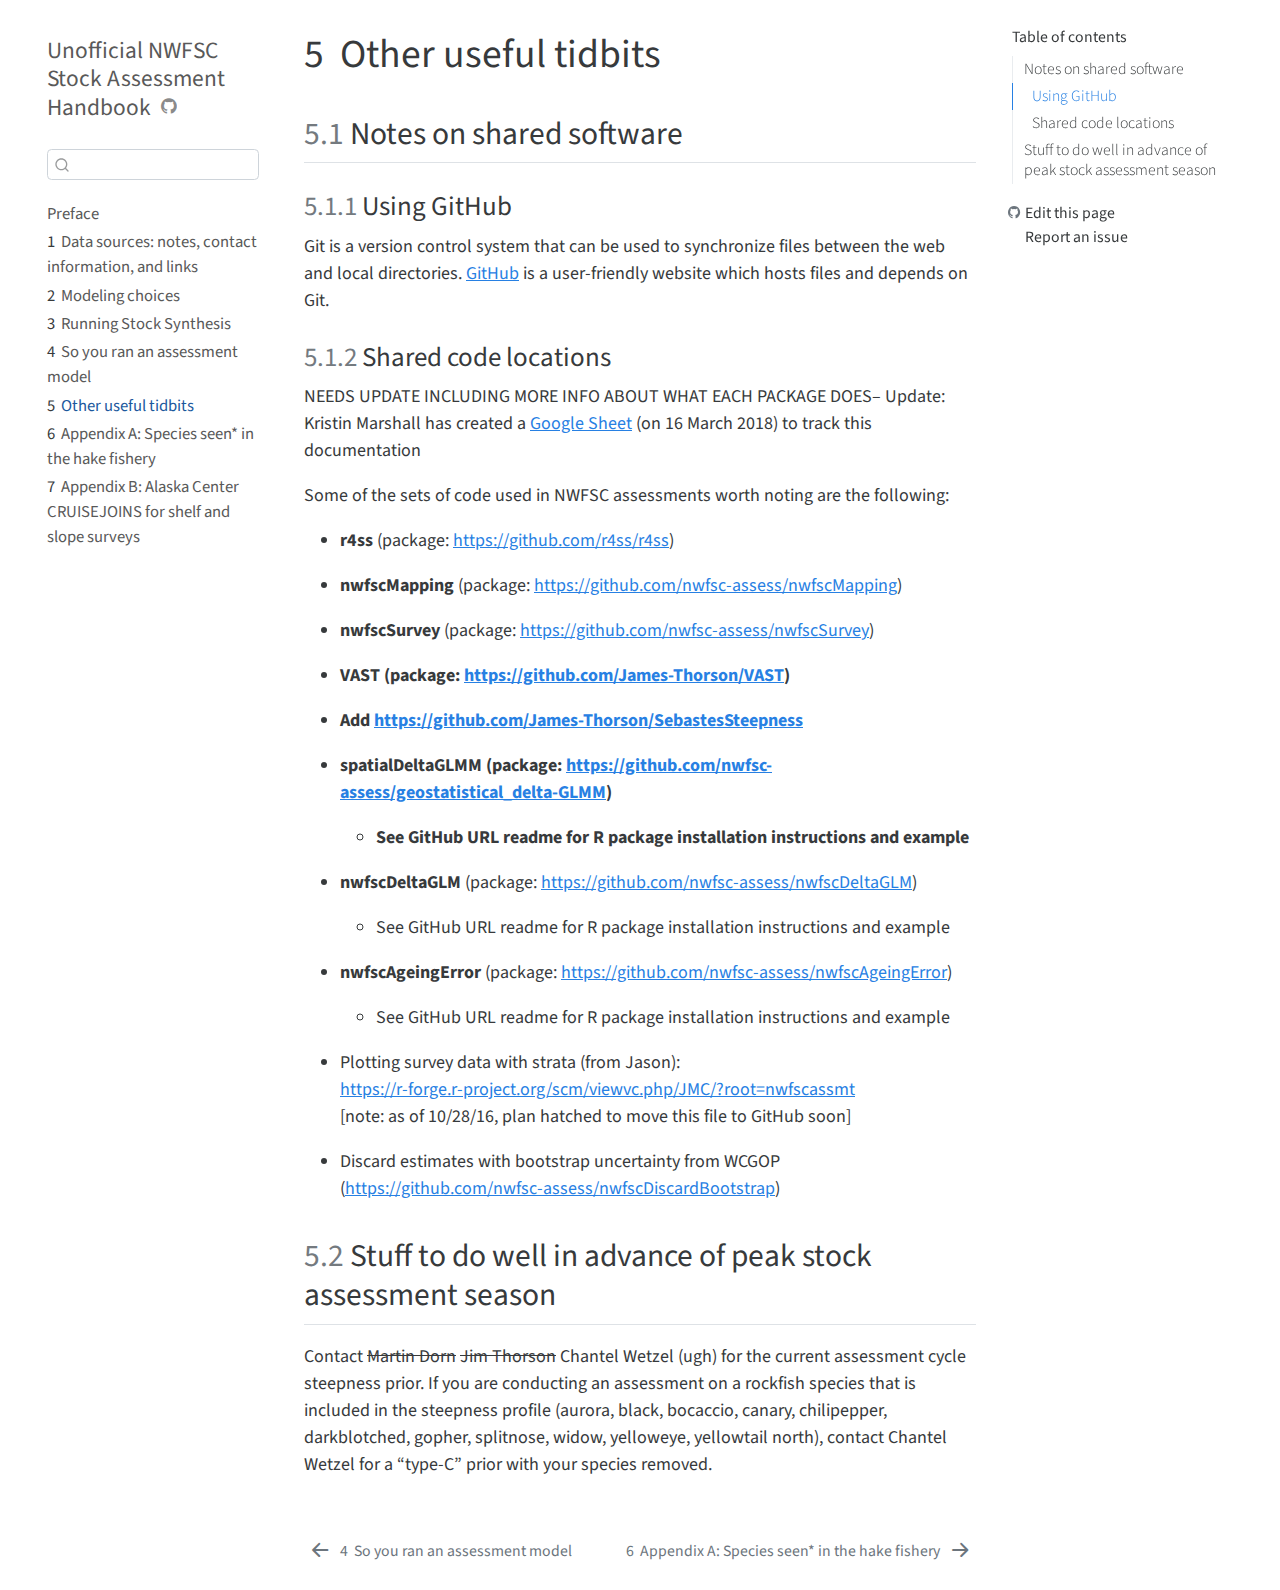
<file: _book/05-other.html>
<!DOCTYPE html>
<html xmlns="http://www.w3.org/1999/xhtml" lang="en" xml:lang="en"><head>

<meta charset="utf-8">
<meta name="generator" content="quarto-1.0.38">

<meta name="viewport" content="width=device-width, initial-scale=1.0, user-scalable=yes">


<title>Unofficial NWFSC Stock Assessment Handbook - 5&nbsp; Other useful tidbits</title>
<style>
code{white-space: pre-wrap;}
span.smallcaps{font-variant: small-caps;}
span.underline{text-decoration: underline;}
div.column{display: inline-block; vertical-align: top; width: 50%;}
div.hanging-indent{margin-left: 1.5em; text-indent: -1.5em;}
ul.task-list{list-style: none;}
</style>


<script src="site_libs/quarto-nav/quarto-nav.js"></script>
<script src="site_libs/quarto-nav/headroom.min.js"></script>
<script src="site_libs/clipboard/clipboard.min.js"></script>
<script src="site_libs/quarto-search/autocomplete.umd.js"></script>
<script src="site_libs/quarto-search/fuse.min.js"></script>
<script src="site_libs/quarto-search/quarto-search.js"></script>
<meta name="quarto:offset" content="./">
<link href="./appendix-a.html" rel="next">
<link href="./04-post-model.html" rel="prev">
<script src="site_libs/quarto-html/quarto.js"></script>
<script src="site_libs/quarto-html/popper.min.js"></script>
<script src="site_libs/quarto-html/tippy.umd.min.js"></script>
<script src="site_libs/quarto-html/anchor.min.js"></script>
<link href="site_libs/quarto-html/tippy.css" rel="stylesheet">
<link href="site_libs/quarto-html/quarto-syntax-highlighting.css" rel="stylesheet" id="quarto-text-highlighting-styles">
<script src="site_libs/bootstrap/bootstrap.min.js"></script>
<link href="site_libs/bootstrap/bootstrap-icons.css" rel="stylesheet">
<link href="site_libs/bootstrap/bootstrap.min.css" rel="stylesheet" id="quarto-bootstrap" data-mode="light">
<script id="quarto-search-options" type="application/json">{
  "location": "sidebar",
  "copy-button": false,
  "collapse-after": 3,
  "panel-placement": "start",
  "type": "textbox",
  "limit": 20,
  "language": {
    "search-no-results-text": "No results",
    "search-matching-documents-text": "matching documents",
    "search-copy-link-title": "Copy link to search",
    "search-hide-matches-text": "Hide additional matches",
    "search-more-match-text": "more match in this document",
    "search-more-matches-text": "more matches in this document",
    "search-clear-button-title": "Clear",
    "search-detached-cancel-button-title": "Cancel",
    "search-submit-button-title": "Submit"
  }
}</script>


</head>

<body class="nav-sidebar floating">

<div id="quarto-search-results"></div>
  <header id="quarto-header" class="headroom fixed-top">
  <nav class="quarto-secondary-nav" data-bs-toggle="collapse" data-bs-target="#quarto-sidebar" aria-controls="quarto-sidebar" aria-expanded="false" aria-label="Toggle sidebar navigation" onclick="if (window.quartoToggleHeadroom) { window.quartoToggleHeadroom(); }">
    <div class="container-fluid d-flex justify-content-between">
      <h1 class="quarto-secondary-nav-title"><span class="chapter-number">5</span>&nbsp; <span class="chapter-title">Other useful tidbits</span></h1>
      <button type="button" class="quarto-btn-toggle btn" aria-label="Show secondary navigation">
        <i class="bi bi-chevron-right"></i>
      </button>
    </div>
  </nav>
</header>
<!-- content -->
<div id="quarto-content" class="quarto-container page-columns page-rows-contents page-layout-article">
<!-- sidebar -->
  <nav id="quarto-sidebar" class="sidebar collapse sidebar-navigation floating overflow-auto">
    <div class="pt-lg-2 mt-2 text-left sidebar-header">
    <div class="sidebar-title mb-0 py-0">
      <a href="./">Unofficial NWFSC Stock Assessment Handbook</a> 
        <div class="sidebar-tools-main">
    <a href="https://github.com/thefaylab/lab-manual" title="Source Code" class="sidebar-tool px-1"><i class="bi bi-github"></i></a>
</div>
    </div>
      </div>
      <div class="mt-2 flex-shrink-0 align-items-center">
        <div class="sidebar-search">
        <div id="quarto-search" class="" title="Search"></div>
        </div>
      </div>
    <div class="sidebar-menu-container"> 
    <ul class="list-unstyled mt-1">
        <li class="sidebar-item">
  <div class="sidebar-item-container"> 
  <a href="./index.html" class="sidebar-item-text sidebar-link">Preface</a>
  </div>
</li>
        <li class="sidebar-item">
  <div class="sidebar-item-container"> 
  <a href="./01-data-sources.html" class="sidebar-item-text sidebar-link"><span class="chapter-number">1</span>&nbsp; <span class="chapter-title">Data sources: notes, contact information, and links</span></a>
  </div>
</li>
        <li class="sidebar-item">
  <div class="sidebar-item-container"> 
  <a href="./02-model-choices.html" class="sidebar-item-text sidebar-link"><span class="chapter-number">2</span>&nbsp; <span class="chapter-title">Modeling choices</span></a>
  </div>
</li>
        <li class="sidebar-item">
  <div class="sidebar-item-container"> 
  <a href="./03-stock-synthesis.html" class="sidebar-item-text sidebar-link"><span class="chapter-number">3</span>&nbsp; <span class="chapter-title">Running Stock Synthesis</span></a>
  </div>
</li>
        <li class="sidebar-item">
  <div class="sidebar-item-container"> 
  <a href="./04-post-model.html" class="sidebar-item-text sidebar-link"><span class="chapter-number">4</span>&nbsp; <span class="chapter-title">So you ran an assessment model</span></a>
  </div>
</li>
        <li class="sidebar-item">
  <div class="sidebar-item-container"> 
  <a href="./05-other.html" class="sidebar-item-text sidebar-link active"><span class="chapter-number">5</span>&nbsp; <span class="chapter-title">Other useful tidbits</span></a>
  </div>
</li>
        <li class="sidebar-item">
  <div class="sidebar-item-container"> 
  <a href="./appendix-a.html" class="sidebar-item-text sidebar-link"><span class="chapter-number">6</span>&nbsp; <span class="chapter-title">Appendix A: Species seen* in the hake fishery</span></a>
  </div>
</li>
        <li class="sidebar-item">
  <div class="sidebar-item-container"> 
  <a href="./appendix-b.html" class="sidebar-item-text sidebar-link"><span class="chapter-number">7</span>&nbsp; <span class="chapter-title">Appendix B: Alaska Center CRUISEJOINS for shelf and slope surveys</span></a>
  </div>
</li>
    </ul>
    </div>
</nav>
<!-- margin-sidebar -->
    <div id="quarto-margin-sidebar" class="sidebar margin-sidebar">
        <nav id="TOC" role="doc-toc">
    <h2 id="toc-title">Table of contents</h2>
   
  <ul>
  <li><a href="#notes-on-shared-software" id="toc-notes-on-shared-software" class="nav-link active" data-scroll-target="#notes-on-shared-software"> <span class="header-section-number">5.1</span> Notes on shared software</a>
  <ul class="collapse">
  <li><a href="#using-github" id="toc-using-github" class="nav-link" data-scroll-target="#using-github"> <span class="header-section-number">5.1.1</span> Using GitHub</a></li>
  <li><a href="#shared-code-locations" id="toc-shared-code-locations" class="nav-link" data-scroll-target="#shared-code-locations"> <span class="header-section-number">5.1.2</span> Shared code locations</a></li>
  </ul></li>
  <li><a href="#stuff-to-do-well-in-advance-of-peak-stock-assessment-season" id="toc-stuff-to-do-well-in-advance-of-peak-stock-assessment-season" class="nav-link" data-scroll-target="#stuff-to-do-well-in-advance-of-peak-stock-assessment-season"> <span class="header-section-number">5.2</span> Stuff to do well in advance of peak stock assessment season</a></li>
  </ul>
<div class="toc-actions"><div><i class="bi bi-github"></i></div><div class="action-links"><p><a href="https://github.com/thefaylab/lab-manual/edit/main/05-other.qmd" class="toc-action">Edit this page</a></p><p><a href="https://github.com/thefaylab/lab-manual/issues/new" class="toc-action">Report an issue</a></p></div></div></nav>
    </div>
<!-- main -->
<main class="content" id="quarto-document-content">

<header id="title-block-header" class="quarto-title-block default">
<div class="quarto-title">
<h1 class="title d-none d-lg-block"><span class="chapter-number">5</span>&nbsp; <span class="chapter-title">Other useful tidbits</span></h1>
</div>



<div class="quarto-title-meta">

    
    
  </div>
  

</header>

<section id="notes-on-shared-software" class="level2" data-number="5.1">
<h2 data-number="5.1" class="anchored" data-anchor-id="notes-on-shared-software"><span class="header-section-number">5.1</span> Notes on shared software</h2>
<section id="using-github" class="level3" data-number="5.1.1">
<h3 data-number="5.1.1" class="anchored" data-anchor-id="using-github"><span class="header-section-number">5.1.1</span> Using GitHub</h3>
<p>Git is a version control system that can be used to synchronize files between the web and local directories. <a href="https://github.com/">GitHub</a> is a user-friendly website which hosts files and depends on Git.</p>
</section>
<section id="shared-code-locations" class="level3" data-number="5.1.2">
<h3 data-number="5.1.2" class="anchored" data-anchor-id="shared-code-locations"><span class="header-section-number">5.1.2</span> Shared code locations</h3>
<p>NEEDS UPDATE INCLUDING MORE INFO ABOUT WHAT EACH PACKAGE DOES– Update: Kristin Marshall has created a <a href="https://docs.google.com/spreadsheets/d/1uMIYenXJPAB7JP0xd2QWghhFT1fhJM1e_TN8NOzd35w/edit#gid=0">Google Sheet</a> (on 16 March 2018) to track this documentation</p>
<p>Some of the sets of code used in NWFSC assessments worth noting are the following:</p>
<ul>
<li><p><strong>r4ss</strong> (package: <a href="https://github.com/r4ss/r4ss" class="uri">https://github.com/r4ss/r4ss</a>)</p></li>
<li><p><strong>nwfscMapping</strong> (package: <a href="https://github.com/nwfsc-assess/nwfscMapping" class="uri">https://github.com/nwfsc-assess/nwfscMapping</a>)</p></li>
<li><p><strong>nwfscSurvey</strong> (package: <a href="https://github.com/nwfsc-assess/nwfscSurvey" class="uri">https://github.com/nwfsc-assess/nwfscSurvey</a>)</p></li>
<li><p><strong>VAST (package: <a href="https://github.com/James-Thorson/VAST" class="uri">https://github.com/James-Thorson/VAST</a>)</strong></p></li>
<li><p><strong>Add <a href="https://github.com/James-Thorson/SebastesSteepness" class="uri">https://github.com/James-Thorson/SebastesSteepness</a></strong></p></li>
<li><p><strong>spatialDeltaGLMM (package: <a href="https://github.com/nwfsc-assess/geostatistical_delta-GLMM" class="uri">https://github.com/nwfsc-assess/geostatistical_delta-GLMM</a>)</strong></p>
<ul>
<li><strong>See GitHub URL readme for R package installation instructions and example</strong></li>
</ul></li>
<li><p><strong>nwfscDeltaGLM</strong> (package: <a href="https://github.com/nwfsc-assess/nwfscDeltaGLM" class="uri">https://github.com/nwfsc-assess/nwfscDeltaGLM</a>)</p>
<ul>
<li>See GitHub URL readme for R package installation instructions and example</li>
</ul></li>
<li><p><strong>nwfscAgeingError</strong> (package: <a href="https://github.com/nwfsc-assess/nwfscAgeingError" class="uri">https://github.com/nwfsc-assess/nwfscAgeingError</a>)</p>
<ul>
<li>See GitHub URL readme for R package installation instructions and example</li>
</ul></li>
<li><p>Plotting survey data with strata (from Jason):<br>
<a href="https://r-forge.r-project.org/scm/viewvc.php/JMC/?root=nwfscassmt">https://r-forge.r-project.org/scm/viewvc.php/JMC/?root=nwfscassmt<br>
</a>[note: as of 10/28/16, plan hatched to move this file to GitHub soon]</p></li>
<li><p>Discard estimates with bootstrap uncertainty from WCGOP (<a href="https://github.com/nwfsc-assess/nwfscDiscardBootstrap" class="uri">https://github.com/nwfsc-assess/nwfscDiscardBootstrap</a>)</p></li>
</ul>
</section>
</section>
<section id="stuff-to-do-well-in-advance-of-peak-stock-assessment-season" class="level2" data-number="5.2">
<h2 data-number="5.2" class="anchored" data-anchor-id="stuff-to-do-well-in-advance-of-peak-stock-assessment-season"><span class="header-section-number">5.2</span> Stuff to do well in advance of peak stock assessment season</h2>
<p>Contact <del>Martin Dorn</del> <del>Jim Thorson</del> Chantel Wetzel (ugh) for the current assessment cycle steepness prior. If you are conducting an assessment on a rockfish species that is included in the steepness profile (aurora, black, bocaccio, canary, chilipepper, darkblotched, gopher, splitnose, widow, yelloweye, yellowtail north), contact Chantel Wetzel for a “type-C” prior with your species removed.</p>


</section>

</main> <!-- /main -->
<script id="quarto-html-after-body" type="application/javascript">
window.document.addEventListener("DOMContentLoaded", function (event) {
  const toggleBodyColorMode = (bsSheetEl) => {
    const mode = bsSheetEl.getAttribute("data-mode");
    const bodyEl = window.document.querySelector("body");
    if (mode === "dark") {
      bodyEl.classList.add("quarto-dark");
      bodyEl.classList.remove("quarto-light");
    } else {
      bodyEl.classList.add("quarto-light");
      bodyEl.classList.remove("quarto-dark");
    }
  }
  const toggleBodyColorPrimary = () => {
    const bsSheetEl = window.document.querySelector("link#quarto-bootstrap");
    if (bsSheetEl) {
      toggleBodyColorMode(bsSheetEl);
    }
  }
  toggleBodyColorPrimary();  
  const icon = "";
  const anchorJS = new window.AnchorJS();
  anchorJS.options = {
    placement: 'right',
    icon: icon
  };
  anchorJS.add('.anchored');
  const clipboard = new window.ClipboardJS('.code-copy-button', {
    target: function(trigger) {
      return trigger.previousElementSibling;
    }
  });
  clipboard.on('success', function(e) {
    // button target
    const button = e.trigger;
    // don't keep focus
    button.blur();
    // flash "checked"
    button.classList.add('code-copy-button-checked');
    var currentTitle = button.getAttribute("title");
    button.setAttribute("title", "Copied!");
    setTimeout(function() {
      button.setAttribute("title", currentTitle);
      button.classList.remove('code-copy-button-checked');
    }, 1000);
    // clear code selection
    e.clearSelection();
  });
  function tippyHover(el, contentFn) {
    const config = {
      allowHTML: true,
      content: contentFn,
      maxWidth: 500,
      delay: 100,
      arrow: false,
      appendTo: function(el) {
          return el.parentElement;
      },
      interactive: true,
      interactiveBorder: 10,
      theme: 'quarto',
      placement: 'bottom-start'
    };
    window.tippy(el, config); 
  }
  const noterefs = window.document.querySelectorAll('a[role="doc-noteref"]');
  for (var i=0; i<noterefs.length; i++) {
    const ref = noterefs[i];
    tippyHover(ref, function() {
      let href = ref.getAttribute('href');
      try { href = new URL(href).hash; } catch {}
      const id = href.replace(/^#\/?/, "");
      const note = window.document.getElementById(id);
      return note.innerHTML;
    });
  }
  var bibliorefs = window.document.querySelectorAll('a[role="doc-biblioref"]');
  for (var i=0; i<bibliorefs.length; i++) {
    const ref = bibliorefs[i];
    const cites = ref.parentNode.getAttribute('data-cites').split(' ');
    tippyHover(ref, function() {
      var popup = window.document.createElement('div');
      cites.forEach(function(cite) {
        var citeDiv = window.document.createElement('div');
        citeDiv.classList.add('hanging-indent');
        citeDiv.classList.add('csl-entry');
        var biblioDiv = window.document.getElementById('ref-' + cite);
        if (biblioDiv) {
          citeDiv.innerHTML = biblioDiv.innerHTML;
        }
        popup.appendChild(citeDiv);
      });
      return popup.innerHTML;
    });
  }
});
</script>
<nav class="page-navigation">
  <div class="nav-page nav-page-previous">
      <a href="./04-post-model.html" class="pagination-link">
        <i class="bi bi-arrow-left-short"></i> <span class="nav-page-text"><span class="chapter-number">4</span>&nbsp; <span class="chapter-title">So you ran an assessment model</span></span>
      </a>          
  </div>
  <div class="nav-page nav-page-next">
      <a href="./appendix-a.html" class="pagination-link">
        <span class="nav-page-text"><span class="chapter-number">6</span>&nbsp; <span class="chapter-title">Appendix A: Species seen* in the hake fishery</span></span> <i class="bi bi-arrow-right-short"></i>
      </a>
  </div>
</nav>
</div> <!-- /content -->



</body></html>
</file>
<file: site_libs/quarto-html/tippy.css>
.tippy-box[data-animation=fade][data-state=hidden]{opacity:0}[data-tippy-root]{max-width:calc(100vw - 10px)}.tippy-box{position:relative;background-color:#333;color:#fff;border-radius:4px;font-size:14px;line-height:1.4;white-space:normal;outline:0;transition-property:transform,visibility,opacity}.tippy-box[data-placement^=top]>.tippy-arrow{bottom:0}.tippy-box[data-placement^=top]>.tippy-arrow:before{bottom:-7px;left:0;border-width:8px 8px 0;border-top-color:initial;transform-origin:center top}.tippy-box[data-placement^=bottom]>.tippy-arrow{top:0}.tippy-box[data-placement^=bottom]>.tippy-arrow:before{top:-7px;left:0;border-width:0 8px 8px;border-bottom-color:initial;transform-origin:center bottom}.tippy-box[data-placement^=left]>.tippy-arrow{right:0}.tippy-box[data-placement^=left]>.tippy-arrow:before{border-width:8px 0 8px 8px;border-left-color:initial;right:-7px;transform-origin:center left}.tippy-box[data-placement^=right]>.tippy-arrow{left:0}.tippy-box[data-placement^=right]>.tippy-arrow:before{left:-7px;border-width:8px 8px 8px 0;border-right-color:initial;transform-origin:center right}.tippy-box[data-inertia][data-state=visible]{transition-timing-function:cubic-bezier(.54,1.5,.38,1.11)}.tippy-arrow{width:16px;height:16px;color:#333}.tippy-arrow:before{content:"";position:absolute;border-color:transparent;border-style:solid}.tippy-content{position:relative;padding:5px 9px;z-index:1}
</file>
<file: site_libs/quarto-html/quarto-syntax-highlighting-2f5df379a58b258e96c21c0638c20c03.css>
/* quarto syntax highlight colors */
:root {
  --quarto-hl-ot-color: #003B4F;
  --quarto-hl-at-color: #657422;
  --quarto-hl-ss-color: #20794D;
  --quarto-hl-an-color: #5E5E5E;
  --quarto-hl-fu-color: #4758AB;
  --quarto-hl-st-color: #20794D;
  --quarto-hl-cf-color: #003B4F;
  --quarto-hl-op-color: #5E5E5E;
  --quarto-hl-er-color: #AD0000;
  --quarto-hl-bn-color: #AD0000;
  --quarto-hl-al-color: #AD0000;
  --quarto-hl-va-color: #111111;
  --quarto-hl-bu-color: inherit;
  --quarto-hl-ex-color: inherit;
  --quarto-hl-pp-color: #AD0000;
  --quarto-hl-in-color: #5E5E5E;
  --quarto-hl-vs-color: #20794D;
  --quarto-hl-wa-color: #5E5E5E;
  --quarto-hl-do-color: #5E5E5E;
  --quarto-hl-im-color: #00769E;
  --quarto-hl-ch-color: #20794D;
  --quarto-hl-dt-color: #AD0000;
  --quarto-hl-fl-color: #AD0000;
  --quarto-hl-co-color: #5E5E5E;
  --quarto-hl-cv-color: #5E5E5E;
  --quarto-hl-cn-color: #8f5902;
  --quarto-hl-sc-color: #5E5E5E;
  --quarto-hl-dv-color: #AD0000;
  --quarto-hl-kw-color: #003B4F;
}

/* other quarto variables */
:root {
  --quarto-font-monospace: SFMono-Regular, Menlo, Monaco, Consolas, "Liberation Mono", "Courier New", monospace;
}

pre > code.sourceCode > span {
  color: #003B4F;
}

code span {
  color: #003B4F;
}

code.sourceCode > span {
  color: #003B4F;
}

div.sourceCode,
div.sourceCode pre.sourceCode {
  color: #003B4F;
}

code span.ot {
  color: #003B4F;
  font-style: inherit;
}

code span.at {
  color: #657422;
  font-style: inherit;
}

code span.ss {
  color: #20794D;
  font-style: inherit;
}

code span.an {
  color: #5E5E5E;
  font-style: inherit;
}

code span.fu {
  color: #4758AB;
  font-style: inherit;
}

code span.st {
  color: #20794D;
  font-style: inherit;
}

code span.cf {
  color: #003B4F;
  font-weight: bold;
  font-style: inherit;
}

code span.op {
  color: #5E5E5E;
  font-style: inherit;
}

code span.er {
  color: #AD0000;
  font-style: inherit;
}

code span.bn {
  color: #AD0000;
  font-style: inherit;
}

code span.al {
  color: #AD0000;
  font-style: inherit;
}

code span.va {
  color: #111111;
  font-style: inherit;
}

code span.bu {
  font-style: inherit;
}

code span.ex {
  font-style: inherit;
}

code span.pp {
  color: #AD0000;
  font-style: inherit;
}

code span.in {
  color: #5E5E5E;
  font-style: inherit;
}

code span.vs {
  color: #20794D;
  font-style: inherit;
}

code span.wa {
  color: #5E5E5E;
  font-style: italic;
}

code span.do {
  color: #5E5E5E;
  font-style: italic;
}

code span.im {
  color: #00769E;
  font-style: inherit;
}

code span.ch {
  color: #20794D;
  font-style: inherit;
}

code span.dt {
  color: #AD0000;
  font-style: inherit;
}

code span.fl {
  color: #AD0000;
  font-style: inherit;
}

code span.co {
  color: #5E5E5E;
  font-style: inherit;
}

code span.cv {
  color: #5E5E5E;
  font-style: italic;
}

code span.cn {
  color: #8f5902;
  font-style: inherit;
}

code span.sc {
  color: #5E5E5E;
  font-style: inherit;
}

code span.dv {
  color: #AD0000;
  font-style: inherit;
}

code span.kw {
  color: #003B4F;
  font-weight: bold;
  font-style: inherit;
}

.prevent-inlining {
  content: "</";
}

/*# sourceMappingURL=35eb38a806ee71ea6d2563be2308c832.css.map */
</file>
<file: _book/site_libs/quarto-html/tippy.css>
.tippy-box[data-animation=fade][data-state=hidden]{opacity:0}[data-tippy-root]{max-width:calc(100vw - 10px)}.tippy-box{position:relative;background-color:#333;color:#fff;border-radius:4px;font-size:14px;line-height:1.4;white-space:normal;outline:0;transition-property:transform,visibility,opacity}.tippy-box[data-placement^=top]>.tippy-arrow{bottom:0}.tippy-box[data-placement^=top]>.tippy-arrow:before{bottom:-7px;left:0;border-width:8px 8px 0;border-top-color:initial;transform-origin:center top}.tippy-box[data-placement^=bottom]>.tippy-arrow{top:0}.tippy-box[data-placement^=bottom]>.tippy-arrow:before{top:-7px;left:0;border-width:0 8px 8px;border-bottom-color:initial;transform-origin:center bottom}.tippy-box[data-placement^=left]>.tippy-arrow{right:0}.tippy-box[data-placement^=left]>.tippy-arrow:before{border-width:8px 0 8px 8px;border-left-color:initial;right:-7px;transform-origin:center left}.tippy-box[data-placement^=right]>.tippy-arrow{left:0}.tippy-box[data-placement^=right]>.tippy-arrow:before{left:-7px;border-width:8px 8px 8px 0;border-right-color:initial;transform-origin:center right}.tippy-box[data-inertia][data-state=visible]{transition-timing-function:cubic-bezier(.54,1.5,.38,1.11)}.tippy-arrow{width:16px;height:16px;color:#333}.tippy-arrow:before{content:"";position:absolute;border-color:transparent;border-style:solid}.tippy-content{position:relative;padding:5px 9px;z-index:1}
</file>
<file: _book/site_libs/quarto-html/quarto-syntax-highlighting.css>
/* quarto syntax highlight colors */
:root {
  --quarto-hl-ot-color: #003B4F;
  --quarto-hl-at-color: #657422;
  --quarto-hl-ss-color: #20794D;
  --quarto-hl-an-color: #5E5E5E;
  --quarto-hl-fu-color: #4758AB;
  --quarto-hl-st-color: #20794D;
  --quarto-hl-cf-color: #003B4F;
  --quarto-hl-op-color: #5E5E5E;
  --quarto-hl-er-color: #AD0000;
  --quarto-hl-bn-color: #AD0000;
  --quarto-hl-al-color: #AD0000;
  --quarto-hl-va-color: #111111;
  --quarto-hl-bu-color: inherit;
  --quarto-hl-ex-color: inherit;
  --quarto-hl-pp-color: #AD0000;
  --quarto-hl-in-color: #5E5E5E;
  --quarto-hl-vs-color: #20794D;
  --quarto-hl-wa-color: #5E5E5E;
  --quarto-hl-do-color: #5E5E5E;
  --quarto-hl-im-color: #00769E;
  --quarto-hl-ch-color: #20794D;
  --quarto-hl-dt-color: #AD0000;
  --quarto-hl-fl-color: #AD0000;
  --quarto-hl-co-color: #5E5E5E;
  --quarto-hl-cv-color: #5E5E5E;
  --quarto-hl-cn-color: #8f5902;
  --quarto-hl-sc-color: #5E5E5E;
  --quarto-hl-dv-color: #AD0000;
  --quarto-hl-kw-color: #003B4F;
}

/* other quarto variables */
:root {
  --quarto-font-monospace: SFMono-Regular, Menlo, Monaco, Consolas, "Liberation Mono", "Courier New", monospace;
}

pre > code.sourceCode > span {
  color: #003B4F;
}

code span {
  color: #003B4F;
}

code.sourceCode > span {
  color: #003B4F;
}

div.sourceCode,
div.sourceCode pre.sourceCode {
  color: #003B4F;
}

code span.ot {
  color: #003B4F;
}

code span.at {
  color: #657422;
}

code span.ss {
  color: #20794D;
}

code span.an {
  color: #5E5E5E;
}

code span.fu {
  color: #4758AB;
}

code span.st {
  color: #20794D;
}

code span.cf {
  color: #003B4F;
}

code span.op {
  color: #5E5E5E;
}

code span.er {
  color: #AD0000;
}

code span.bn {
  color: #AD0000;
}

code span.al {
  color: #AD0000;
}

code span.va {
  color: #111111;
}

code span.pp {
  color: #AD0000;
}

code span.in {
  color: #5E5E5E;
}

code span.vs {
  color: #20794D;
}

code span.wa {
  color: #5E5E5E;
  font-style: italic;
}

code span.do {
  color: #5E5E5E;
  font-style: italic;
}

code span.im {
  color: #00769E;
}

code span.ch {
  color: #20794D;
}

code span.dt {
  color: #AD0000;
}

code span.fl {
  color: #AD0000;
}

code span.co {
  color: #5E5E5E;
}

code span.cv {
  color: #5E5E5E;
  font-style: italic;
}

code span.cn {
  color: #8f5902;
}

code span.sc {
  color: #5E5E5E;
}

code span.dv {
  color: #AD0000;
}

code span.kw {
  color: #003B4F;
}

.prevent-inlining {
  content: "</";
}

/*# sourceMappingURL=debc5d5d77c3f9108843748ff7464032.css.map */
</file>
